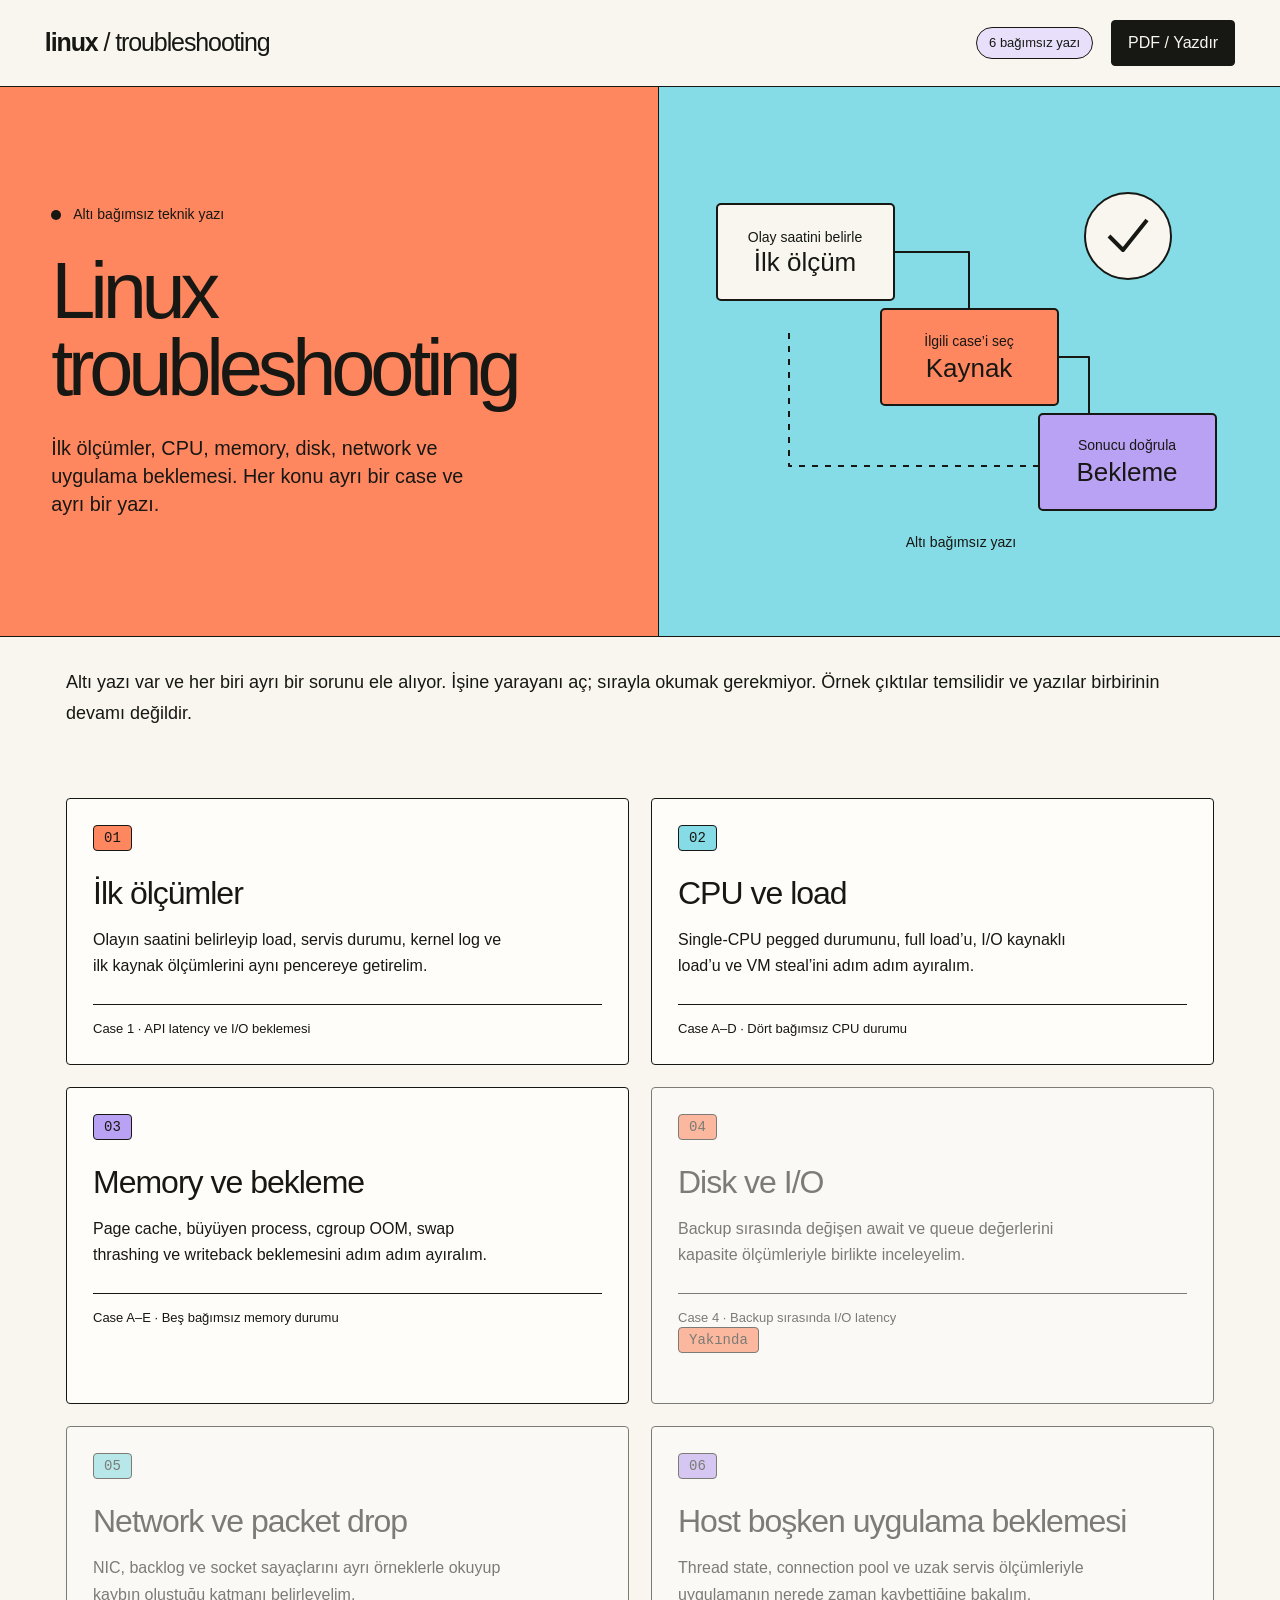
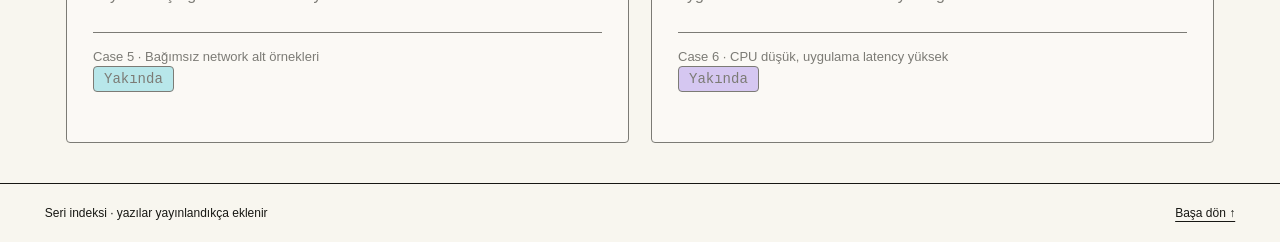
<file: index.html>
<!doctype html>
<html lang="tr">
<head>
<meta charset="utf-8">
<meta name="viewport" content="width=device-width,initial-scale=1">
<meta name="color-scheme" content="light">
<title>Linux Troubleshooting Serisi</title>
<meta name="description" content="Linux troubleshooting: ölçüm, örnek çıktı ve yorum. Altı bağımsız yazı.">
<meta property="og:type" content="website">
<meta property="og:locale" content="tr_TR">
<meta property="og:title" content="Linux Troubleshooting Serisi">
<meta property="og:description" content="Linux troubleshooting: ölçüm, örnek çıktı ve yorum. Altı bağımsız yazı.">
<meta property="og:url" content="https://guneskursad.github.io/linux-troubleshooting/">
<!-- Author: Kursad Gunes | Date: 2026-10-28 | Version: 2.0.0 -->
<style>
:root{--paper:#f8f6ef;--ink:#171713;--coral:#ff875f;--cyan:#85dce6;--purple:#b9a2f4;--soft:#e8e0fa;--surface:#fffdfa;--line:1.5px solid var(--ink);--sans:Arial,Helvetica,sans-serif;--mono:ui-monospace,SFMono-Regular,Menlo,monospace}
*{box-sizing:border-box}html{scroll-behavior:smooth;scroll-padding-top:24px}body{margin:0;background:var(--paper);color:var(--ink);font:16px/1.5 var(--sans)}h1,h2,h3,p{margin:0}h1,h2,h3{font-weight:400}a{color:inherit;text-underline-offset:4px}button{font:inherit;cursor:pointer;border:var(--line);border-radius:4px;background:var(--ink);color:var(--paper);padding:10px 16px}button:hover{background:var(--coral);color:var(--ink)}:focus-visible{outline:3px solid var(--ink);outline-offset:4px}.skip{position:absolute;left:-9999px}.skip:focus{left:16px;top:16px;padding:10px;background:var(--paper);z-index:5}header{padding:20px 3.5vw;display:flex;align-items:center;justify-content:space-between;gap:20px;border-bottom:var(--line)}.brand{font-size:25px;letter-spacing:-1.1px;font-weight:700}.brand span{font-weight:400}.header-actions{display:flex;align-items:center;gap:12px}.draft{font-size:13px;border:var(--line);border-radius:999px;padding:5px 12px;background:var(--soft)}.hero{display:grid;grid-template-columns:1.06fr 1fr;border-bottom:var(--line);min-height:550px}.hero-copy{background:var(--coral);border-right:var(--line);padding:clamp(28px,4vw,64px);display:flex;flex-direction:column;justify-content:center;align-items:flex-start}.kicker{font-size:14px;display:flex;align-items:center;gap:12px}.kicker:before{content:'';width:10px;height:10px;border-radius:50%;background:var(--ink);flex:none}h1{font-size:clamp(51px,6.2vw,98px);line-height:.97;letter-spacing:-.065em;margin:28px 0}.hero-copy .subtitle{font-size:clamp(17px,1.55vw,22px);line-height:1.4;max-width:39ch}.hero-actions{margin-top:28px;display:flex;gap:20px;align-items:center;flex-wrap:wrap}.primary{background:var(--ink);color:var(--paper);padding:14px 22px;text-decoration:none;border:var(--line);border-radius:4px;font-size:15px}.primary:hover{background:var(--paper);color:var(--ink)}.hero-art{background:var(--cyan);padding:28px;display:flex;align-items:center;justify-content:center;min-width:0}.hero-art svg{width:100%;max-width:560px;height:auto}.strip{border-bottom:var(--line);padding:16px 3.5vw;display:flex;flex-wrap:wrap;gap:12px 28px;font-size:13px}.layout{display:grid;grid-template-columns:240px minmax(0,1fr);gap:64px;max-width:1220px;margin:auto;padding:56px 36px 80px}.contents{align-self:start;position:sticky;top:28px;font-size:14px}.contents strong{font-weight:400;font-size:18px;display:block;margin-bottom:20px}.contents ol{padding-left:20px;margin:0}.contents li{padding:0 0 14px 5px}.contents a{text-decoration:none}.contents a:hover{text-decoration:underline}.contents .reading-note{margin-top:25px;padding-top:20px;border-top:var(--line);font-size:12px;line-height:1.6}.article{min-width:0;max-width:780px;font-size:19px;line-height:1.75}.article>p,.article section>p{margin:0 0 22px}.article .lead{font-size:25px;line-height:1.5;letter-spacing:-.5px;margin-bottom:28px}.article section{padding-top:26px;margin-top:28px;border-top:var(--line)}.article h2{font-size:clamp(30px,3.4vw,45px);line-height:1.12;letter-spacing:-1.7px;margin-bottom:25px;max-width:25ch}.article h3{font-size:24px;line-height:1.3;letter-spacing:-.5px;margin:30px 0 14px}.article ul,.article ol{padding-left:24px;margin:20px 0 26px}.article li+li{margin-top:9px}.article strong{font-weight:700}.article code{font:0.83em/1.5 var(--mono);overflow-wrap:anywhere}.article p code,.article li code{background:var(--soft);padding:2px 5px;border-radius:3px}.code-block{border:var(--line);border-radius:4px;background:var(--surface);margin:24px 0;overflow:hidden}.code-label{display:flex;align-items:center;justify-content:space-between;gap:12px;padding:9px 16px;border-bottom:var(--line);background:var(--cyan);font-size:12px;line-height:1.4}.code-label button{font-size:12px;padding:4px 9px;flex:none}.code-block pre{margin:0;padding:20px;white-space:pre-wrap;overflow-wrap:anywhere;font:13px/1.8 var(--mono)}.code-block pre code{font:inherit}.output .code-label{background:var(--purple)}.callout{padding:22px 24px;border:var(--line);border-radius:4px;background:var(--soft);font-size:16px;line-height:1.65;margin:26px 0}.callout.pink{background:var(--coral)}.callout.purple{background:var(--soft)}.callout p+p{margin-top:10px}.pullquote{font-size:30px;line-height:1.3;letter-spacing:-1px;border-left:5px solid var(--ink);padding:8px 0 8px 24px;margin:32px 0}.citation{font-size:13px;line-height:1.6;margin-top:-8px!important}.scenario{border:var(--line);border-radius:4px;overflow:hidden;margin:28px 0}.scenario-label{background:var(--coral);padding:12px 20px;border-bottom:var(--line);font-size:14px}.scenario-body{padding:22px 24px}.scenario-body p{margin:0 0 18px}.scenario-body p:last-child{margin-bottom:0}.scenario-body ul{margin:16px 0}.formula{font:16px/1.7 var(--mono);padding:18px;border:var(--line);background:var(--surface);border-radius:4px;margin:22px 0;overflow-wrap:anywhere}.sources{font-size:15px;line-height:1.6}.sources li{margin-bottom:12px}.closing{font-size:25px;line-height:1.5;letter-spacing:-.5px}.editor-note{max-width:1220px;margin:0 auto 40px;padding:24px 36px;border-top:var(--line);font-size:13px;line-height:1.7}.editor-note strong{display:block;margin-bottom:8px;font-weight:400;font-size:18px}footer{border-top:var(--line);padding:20px 3.5vw;font-size:12px;display:flex;justify-content:space-between;gap:24px}.copy-status{position:fixed;bottom:24px;left:50%;transform:translateX(-50%);padding:10px 18px;background:var(--soft);border:var(--line);border-radius:4px;font-size:13px;z-index:10}.copy-status:empty{display:none}::selection{background:var(--cyan);color:var(--ink)}
@media(max-width:1000px){.layout{grid-template-columns:190px minmax(0,1fr);gap:36px;padding:40px 28px}.hero{min-height:0}.hero-art{padding:20px}.article{font-size:18px}.hero-copy{padding:36px}.contents{font-size:13px}}
@media(max-width:700px){header{padding:16px 20px;flex-wrap:wrap}.brand{font-size:22px}.header-actions{gap:8px}.header-actions button{font-size:12px;padding:8px 12px}.draft{font-size:12px}.hero{grid-template-columns:1fr}.hero-copy{border-right:0;border-bottom:var(--line);padding:30px 24px}h1{font-size:clamp(51px,9vw,70px);margin:26px 0}.hero-art{padding:24px;min-height:300px}.hero-art svg{max-width:420px}.strip{padding:15px 24px;font-size:12px}.layout{display:block;padding:28px 24px 44px}.contents{position:static;border-bottom:var(--line);padding-bottom:18px;margin-bottom:35px}.contents ol{columns:2;column-gap:28px}.contents li{break-inside:avoid;font-size:12px}.contents strong{margin-bottom:18px}.contents .reading-note{display:none}.article{font-size:18px;line-height:1.75}.article .lead{font-size:23px}.article h2{font-size:34px;letter-spacing:-1.2px}.article h3{font-size:23px}.code-block pre{padding:16px;font-size:12px}.callout{padding:18px;font-size:15px}.scenario-body{padding:18px}.pullquote{font-size:26px;padding-left:18px}.formula{font-size:13px}.editor-note{padding:22px 24px}.closing{font-size:23px}footer{padding:20px 24px;flex-direction:column;gap:8px}}
@media(prefers-reduced-motion:reduce){html{scroll-behavior:auto}}
@media print{header,.contents,.strip,.hero-actions,.editor-note,footer,.code-label button,.copy-status{display:none!important}.hero{display:block;min-height:0;border-bottom:var(--line)}.hero-copy{background:white;border:0;padding:0 0 24px}.hero-art{display:none}h1{font-size:40pt;max-width:20ch}.hero-copy .subtitle{font-size:14pt}.layout{display:block;padding:30px 0}.article{max-width:none;font-size:12pt}.article h2{font-size:24pt}.article h3{font-size:17pt}.code-block,.scenario,.callout{break-inside:avoid}.code-block pre{font-size:9pt}.article a{text-decoration:none}.citation,.sources{font-size:10pt}body{background:white}section{break-inside:auto}.article h2,.article h3{break-after:avoid}}

/* Keep commands, illustrative output and editorial notes visually distinct. */
.command-example{margin:30px 0 38px}.command-example .code-block{margin:0;border-radius:4px 4px 0 0}.command-example .output{margin-top:-1px;border-radius:0 0 4px 4px;background:var(--paper)}.command-example .output .code-label{background:var(--soft)}.command-example .example-read{font-size:16px;line-height:1.7;margin:14px 0 0;padding-left:16px;border-left:3px solid var(--purple)}.example-read strong{font-weight:400}.editorial-note{background:var(--soft)}.editorial-note>strong{display:block;margin-bottom:9px;font-weight:400;font-size:19px}.editorial-note p{margin:0}.output pre{color:var(--ink)}
@media(max-width:700px){.command-example{margin:24px 0 30px}.command-example .example-read{font-size:15px}.output pre{font-size:11px;line-height:1.8}}

/* USE labels describe the metric being read, rather than the command name alone. */
.use-overview{border:var(--line);border-radius:4px;margin:28px 0;padding:24px;background:var(--surface)}.use-overview h3{margin:0 0 18px}.use-overview>p{font-size:16px;margin:16px 0}.use-overview dl{display:grid;grid-template-columns:repeat(3,minmax(0,1fr));gap:0;border:var(--line);border-radius:4px;overflow:hidden}.use-overview dl>div{padding:16px;border-right:var(--line);background:var(--cyan)}.use-overview dl>div:nth-child(2){background:var(--purple)}.use-overview dl>div:last-child{border:0;background:var(--coral)}.use-overview dt{font-size:16px;font-weight:700}.use-overview dd{margin:10px 0 0;font-size:14px;line-height:1.6}.use-mapping{display:flex;align-items:center;flex-wrap:wrap;gap:7px;font-size:13px;margin:0 0 12px;line-height:1.5}.use-mapping p{flex-basis:100%;font-size:13px;line-height:1.6;margin:2px 0 0;max-width:85ch}.use-chip{display:inline-grid;place-items:center;min-width:27px;min-height:27px;padding:3px 8px;border:1px solid var(--ink);border-radius:4px;font:700 12px var(--sans);background:var(--paper)}.use-chip.u{background:var(--cyan)}.use-chip.s{background:var(--purple)}.use-chip.e{background:var(--coral)}.use-chip.context{font-weight:400;background:var(--soft)}.use-resource{font-size:13px;margin-left:4px}.use-section-note{font-size:14px;line-height:1.7;background:var(--soft);border-left:3px solid var(--purple);padding:14px 18px;margin-bottom:24px!important}.use-section-note strong{font-weight:400}
@media(max-width:700px){.use-overview{padding:18px}.use-overview dl{grid-template-columns:1fr}.use-overview dl>div{border-right:0;border-bottom:var(--line)}.use-section-note{font-size:13px;padding:12px 14px}}

/* Stack each USE dimension and share its color with the corresponding output fields. */
.use-mapping{display:block;margin-bottom:18px;padding:18px 20px;border:var(--line);border-radius:4px;background:var(--surface)}.use-resource{font-size:17px;font-weight:400;margin:0 0 16px;line-height:1.4}.use-item{display:grid;grid-template-columns:30px minmax(0,1fr);align-items:start;column-gap:12px;margin:0 0 14px}.use-item:last-child{margin-bottom:0}.use-item>div{min-width:0}.use-item strong{display:block;font-size:14px;font-weight:400;line-height:1.5}.use-item p{font-size:14px;line-height:1.65;margin:4px 0 0}.use-chip{min-width:27px;min-height:27px}.use-context-row strong{display:block;font-size:13px;font-weight:400;margin-bottom:4px}.use-context-row p,.use-mapping .use-footnote{font-size:13px;line-height:1.65;margin:0}.use-mapping .use-footnote{margin-top:14px;padding-top:12px;border-top:1px solid var(--ink)}.output .code-label{align-items:flex-start;flex-direction:column;gap:10px}.output-color-key{display:flex;gap:6px;flex-wrap:wrap}.output-color-key .use-chip{font-size:11px;min-height:23px;font-weight:400}.metric{color:var(--ink);font:inherit;padding:0;border-radius:2px;background:transparent}.metric-u{background:var(--cyan)}.metric-s{background:var(--purple)}.metric-e{background:var(--coral)}.use-overview dl{grid-template-columns:1fr}.use-overview dl>div{border-right:0;border-bottom:var(--line)}.use-overview dl>div:last-child{border-bottom:0}
@media(max-width:700px){.use-mapping{padding:16px}.use-item{column-gap:10px}.use-item p{font-size:13px}.output-color-key .use-chip{font-size:10px}}
@media print{.metric{-webkit-print-color-adjust:exact;print-color-adjust:exact}.use-mapping{break-inside:avoid}}

/* Show independent cases explicitly, and keep the load explanation on separate lines. */
.case-heading{padding:16px 20px;margin:0 0 24px;border:var(--line);border-radius:4px;background:var(--soft)}.case-heading strong{display:block;font-size:16px;font-weight:400;line-height:1.5}.case-heading p{font-size:14px;line-height:1.65;margin:6px 0 0}.load-reading{display:block;margin-top:10px}.load-reading:first-of-type{margin-top:0}

.series-top{display:flex;gap:18px;align-items:center;flex-wrap:wrap}.series-top a{font-size:13px}.series-position{font-size:12px}.series-bottom{display:flex;justify-content:space-between;gap:18px;flex-wrap:wrap;padding:24px 3.5vw;border-top:var(--line);font-size:14px}.series-cards{display:grid;grid-template-columns:repeat(2,minmax(0,1fr));gap:22px;max-width:1220px;margin:auto;padding:40px 36px}.series-card{display:flex;flex-direction:column;border:var(--line);border-radius:4px;padding:26px;background:var(--surface);text-decoration:none;min-width:0}.series-card:hover{background:var(--soft)}.series-card.soon{opacity:.55}.series-card.soon:hover{background:var(--surface)}.series-card .number{font:14px var(--mono);margin-bottom:24px}.series-card h2{font-size:32px;line-height:1.15;letter-spacing:-1px;margin:0 0 15px}.series-card p{font-size:16px;line-height:1.65;max-width:48ch}.series-card .case-name{margin-top:24px;padding-top:14px;border-top:1px solid var(--ink);font-size:13px}.post-intro{font-size:23px;line-height:1.55;margin-bottom:28px}.series-overview{max-width:1220px;margin:auto;padding:30px 36px;font-size:18px;line-height:1.7}.series-card:nth-child(3n+1) .number{color:var(--ink);background:var(--coral);align-self:start;padding:4px 10px;border:var(--line);border-radius:4px}.series-card:nth-child(3n+2) .number{background:var(--cyan);align-self:start;padding:4px 10px;border:var(--line);border-radius:4px}.series-card:nth-child(3n) .number{background:var(--purple);align-self:start;padding:4px 10px;border:var(--line);border-radius:4px}
@media(max-width:700px){.series-cards{grid-template-columns:1fr;padding:24px}.series-card h2{font-size:29px}.series-top{gap:10px}.series-overview{padding:24px}.series-bottom{padding:24px}.post-intro{font-size:21px}}
@media print{.series-top,.series-bottom{display:none!important}}
</style>
</head>
<body><header><div class="brand">linux<span> / troubleshooting</span></div><div class="series-top"><span class="draft">6 bağımsız yazı</span><button id="print" type="button">PDF / Yazdır</button></div></header><div class="hero"><div class="hero-copy"><p class="kicker">Altı bağımsız teknik yazı</p><h1>Linux<br>troubleshooting</h1><p class="subtitle">İlk ölçümler, CPU, memory, disk, network ve uygulama beklemesi. Her konu ayrı bir case ve ayrı bir yazı.</p></div><div class="hero-art"><svg viewBox="0 0 560 440" role="img" aria-labelledby="cover-title cover-desc"><title id="cover-title">Altı bağımsız yazı</title><desc id="cover-desc">Akış: İlk ölçüm, Kaynak, Bekleme.</desc><g stroke="#171713" stroke-width="2" stroke-linejoin="round"><path d="M165 110H280V215H400V320" fill="none"/><rect x="28" y="62" width="177" height="96" rx="4" fill="#f8f6ef"/><rect x="192" y="167" width="177" height="96" rx="4" fill="#ff875f"/><rect x="350" y="272" width="177" height="96" rx="4" fill="#b9a2f4"/><path d="M350 324H100V190" fill="none" stroke-dasharray="6 7"/><circle cx="439" cy="94" r="43" fill="#f8f6ef"/><path d="M420 94L434 108L458 78" fill="none" stroke-width="4"/></g><g fill="#171713" font-family="Arial,Helvetica,sans-serif" text-anchor="middle"><text x="116" y="100" font-size="14">Olay saatini belirle</text><text x="116" y="129" font-size="26">İlk ölçüm</text><text x="280" y="204" font-size="14">İlgili case’i seç</text><text x="280" y="235" font-size="26">Kaynak</text><text x="438" y="308" font-size="14">Sonucu doğrula</text><text x="438" y="339" font-size="26">Bekleme</text><text x="272" y="405" font-size="14">Altı bağımsız yazı</text></g></svg></div></div><main><div class="series-overview"><p>Altı yazı var ve her biri ayrı bir sorunu ele alıyor. İşine yarayanı aç; sırayla okumak gerekmiyor. Örnek çıktılar temsilidir ve yazılar birbirinin devamı değildir.</p></div><div class="series-cards"><a class="series-card" href="01-ilk-olcumler.html"><span class="number">01</span><h2>İlk ölçümler</h2><p>Olayın saatini belirleyip load, servis durumu, kernel log ve ilk kaynak ölçümlerini aynı pencereye getirelim.</p><span class="case-name">Case 1 · API latency ve I/O beklemesi</span></a><a class="series-card" href="02-cpu-ve-load.html"><span class="number">02</span><h2>CPU ve load</h2><p>Single-CPU pegged durumunu, full load’u, I/O kaynaklı load’u ve VM steal’ini adım adım ayıralım.</p><span class="case-name">Case A–D · Dört bağımsız CPU durumu</span></a><a class="series-card" href="03-memory-ve-bekleme.html"><span class="number">03</span><h2>Memory ve bekleme</h2><p>Page cache, büyüyen process, cgroup OOM, swap thrashing ve writeback beklemesini adım adım ayıralım.</p><span class="case-name">Case A–E · Beş bağımsız memory durumu</span></a><div class="series-card soon" aria-disabled="true"><span class="number">04</span><h2>Disk ve I/O</h2><p>Backup sırasında değişen await ve queue değerlerini kapasite ölçümleriyle birlikte inceleyelim.</p><span class="case-name">Case 4 · Backup sırasında I/O latency</span><span class="number">Yakında</span></div><div class="series-card soon" aria-disabled="true"><span class="number">05</span><h2>Network ve packet drop</h2><p>NIC, backlog ve socket sayaçlarını ayrı örneklerle okuyup kaybın oluştuğu katmanı belirleyelim.</p><span class="case-name">Case 5 · Bağımsız network alt örnekleri</span><span class="number">Yakında</span></div><div class="series-card soon" aria-disabled="true"><span class="number">06</span><h2>Host boşken uygulama beklemesi</h2><p>Thread state, connection pool ve uzak servis ölçümleriyle uygulamanın nerede zaman kaybettiğine bakalım.</p><span class="case-name">Case 6 · CPU düşük, uygulama latency yüksek</span><span class="number">Yakında</span></div></div></main><footer><span>Seri indeksi · yazılar yayınlandıkça eklenir</span><a href="#">Başa dön ↑</a></footer><div class="copy-status" role="status" id="status"></div><script>
// Author: Kursad Gunes
// Date: 2026-10-28
// Version: 2.0.0
let statusTimer;
function notify(text) {
  clearTimeout(statusTimer);
  document.getElementById('status').textContent = text;
  statusTimer = setTimeout(() => { document.getElementById('status').textContent = ''; }, 3000);
}
document.getElementById('print').addEventListener('click', () => window.print());
document.getElementById('select-article')?.addEventListener('click', () => {
  const range = document.createRange();
  range.selectNodeContents(document.getElementById('yazi'));
  const selection = window.getSelection();
  selection.removeAllRanges();
  selection.addRange(range);
  notify('Makale seçildi. Kopyalamak için Command+C kullan.');
});
document.querySelectorAll('[data-copy]').forEach(button => button.addEventListener('click', async () => {
  const code = button.closest('.code-block').querySelector('pre').textContent;
  try { await navigator.clipboard.writeText(code); notify('Komut kopyalandı.'); }
  catch { notify('Clipboard erişimi yok. Komutu seçip kopyala.'); }
}));
</script></body></html>
</file>
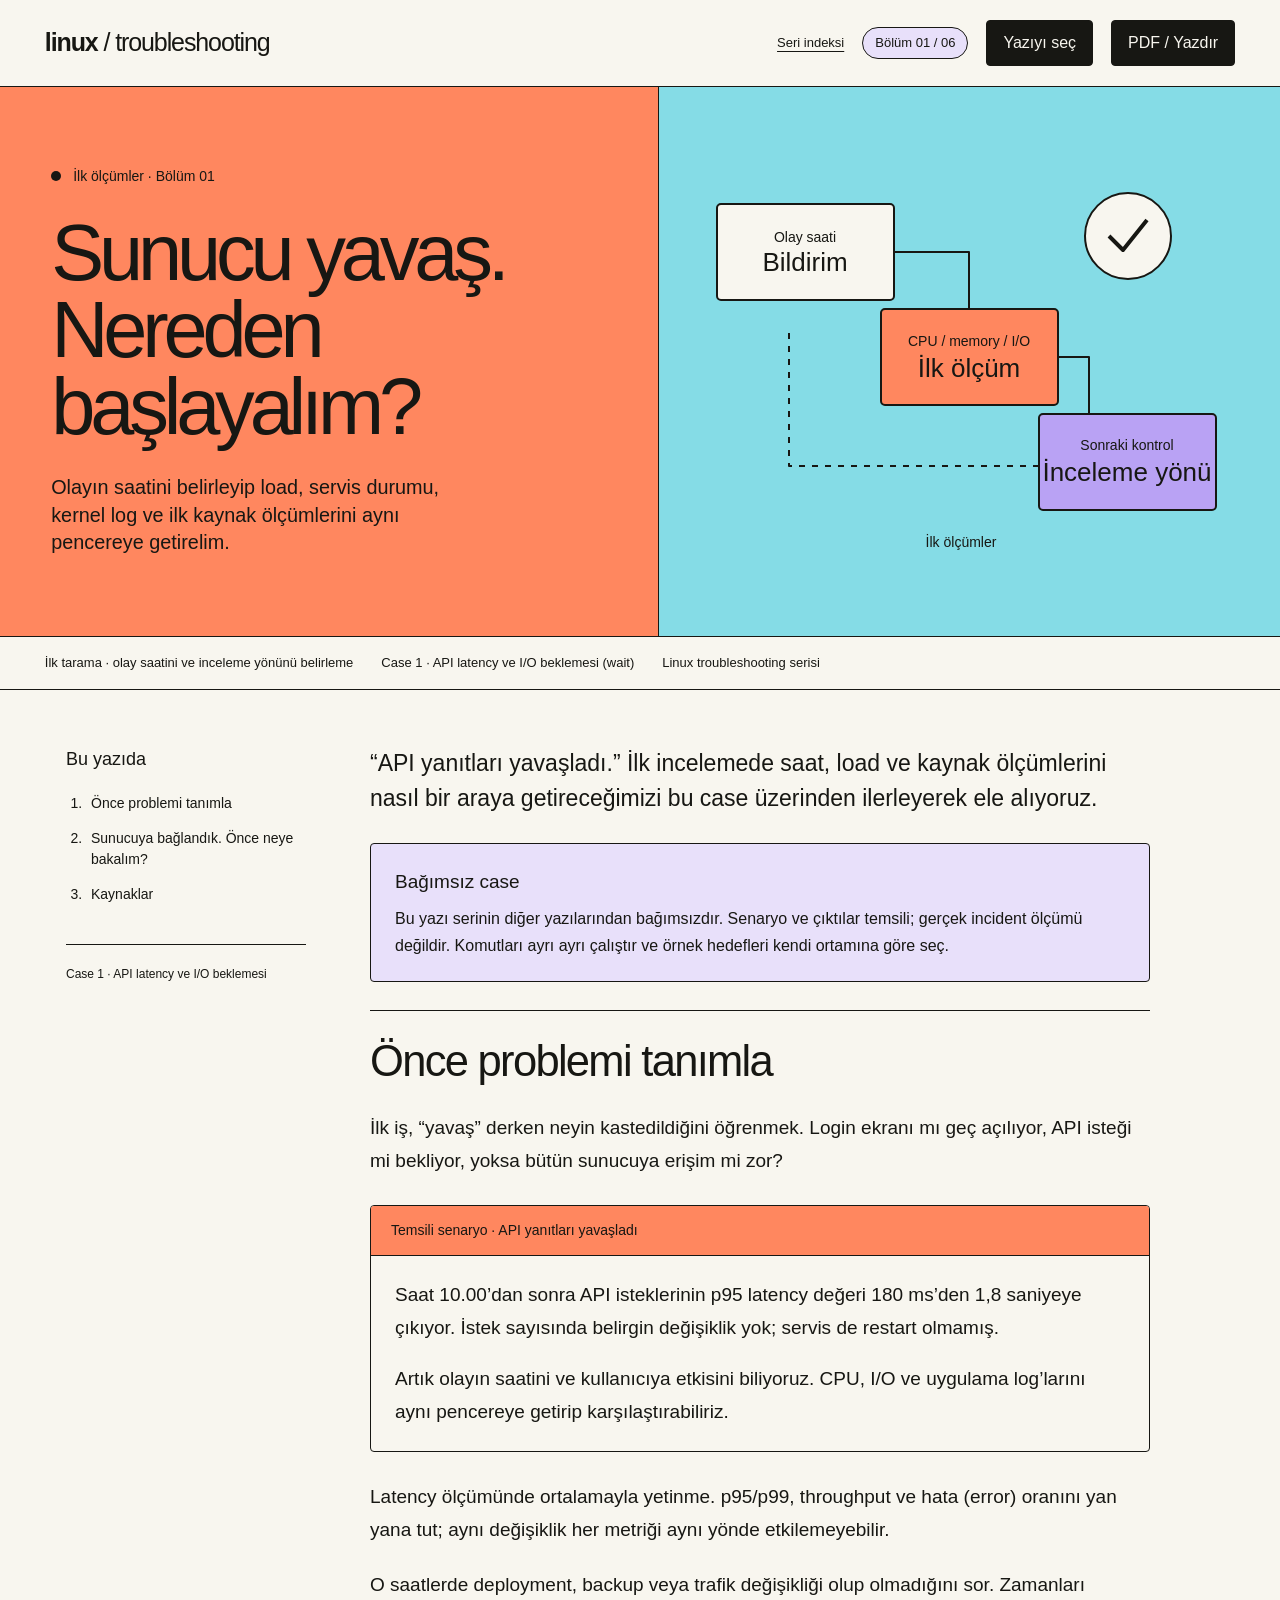
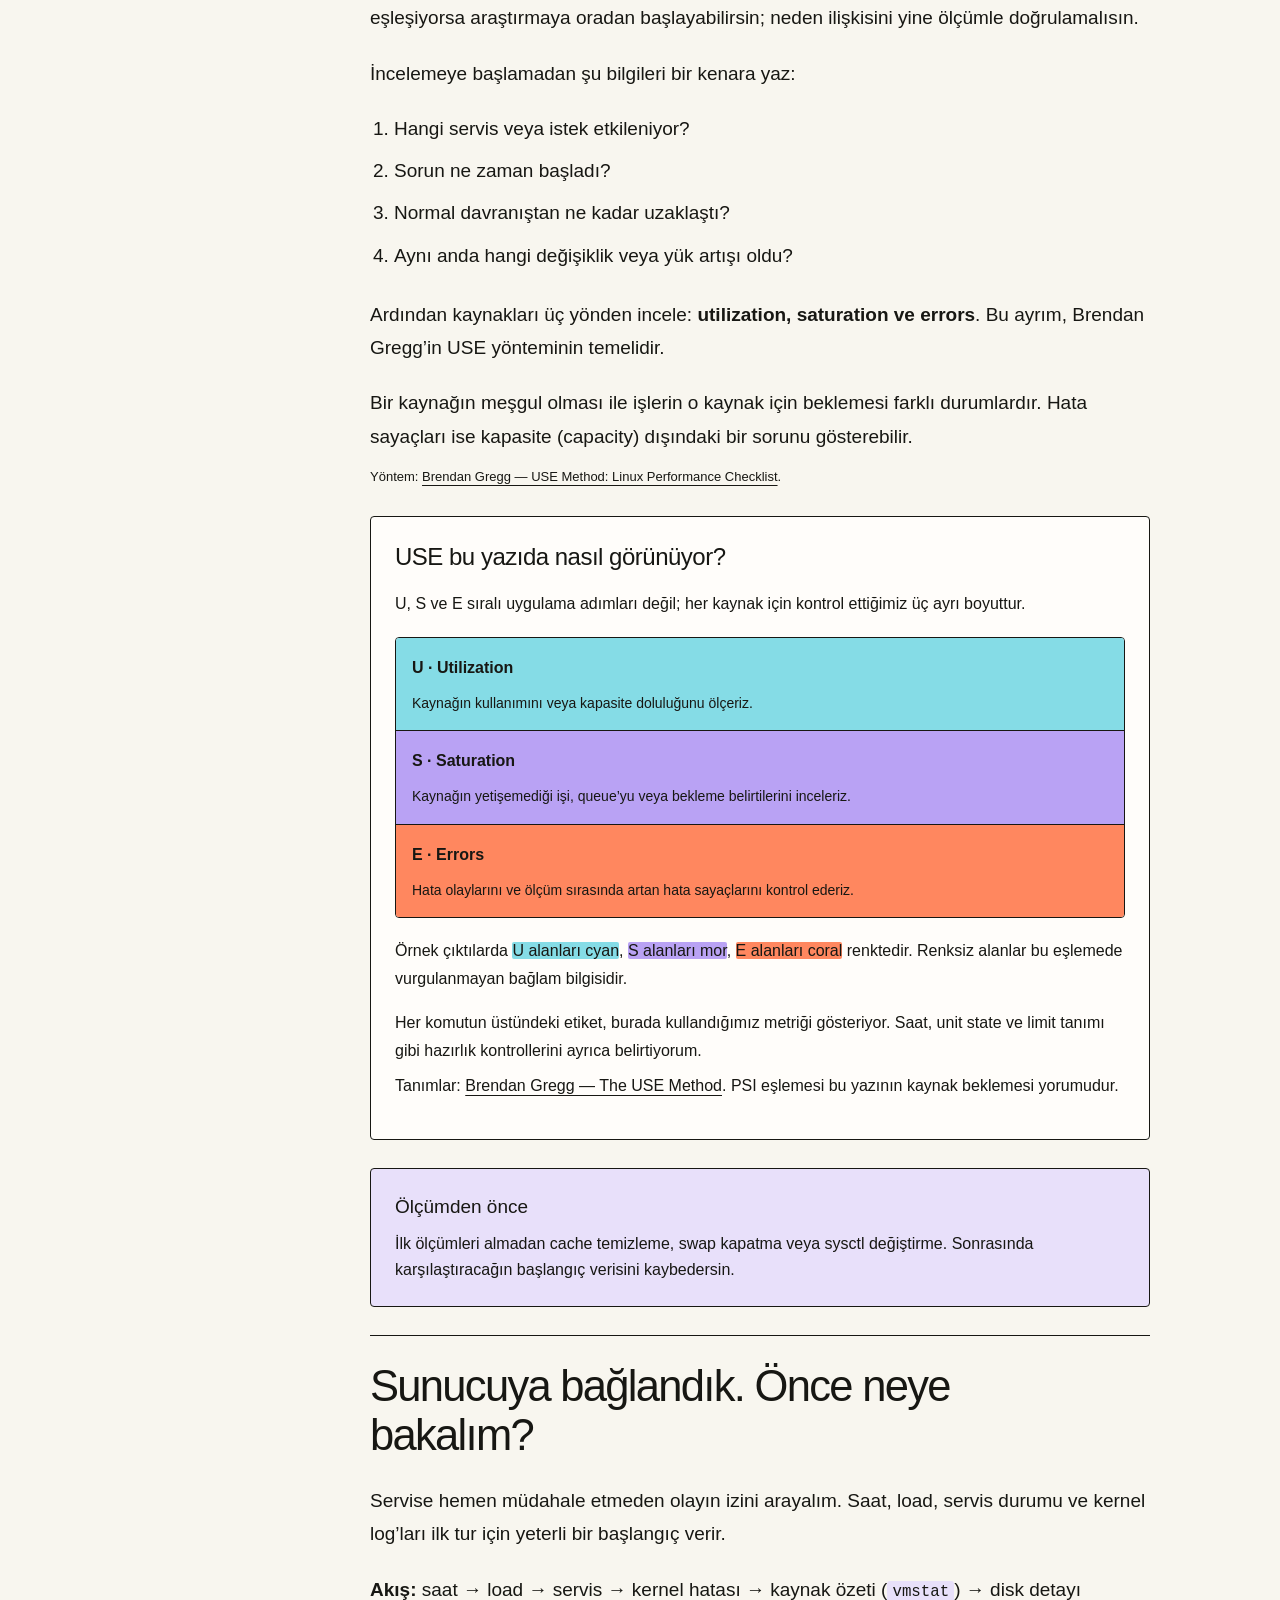
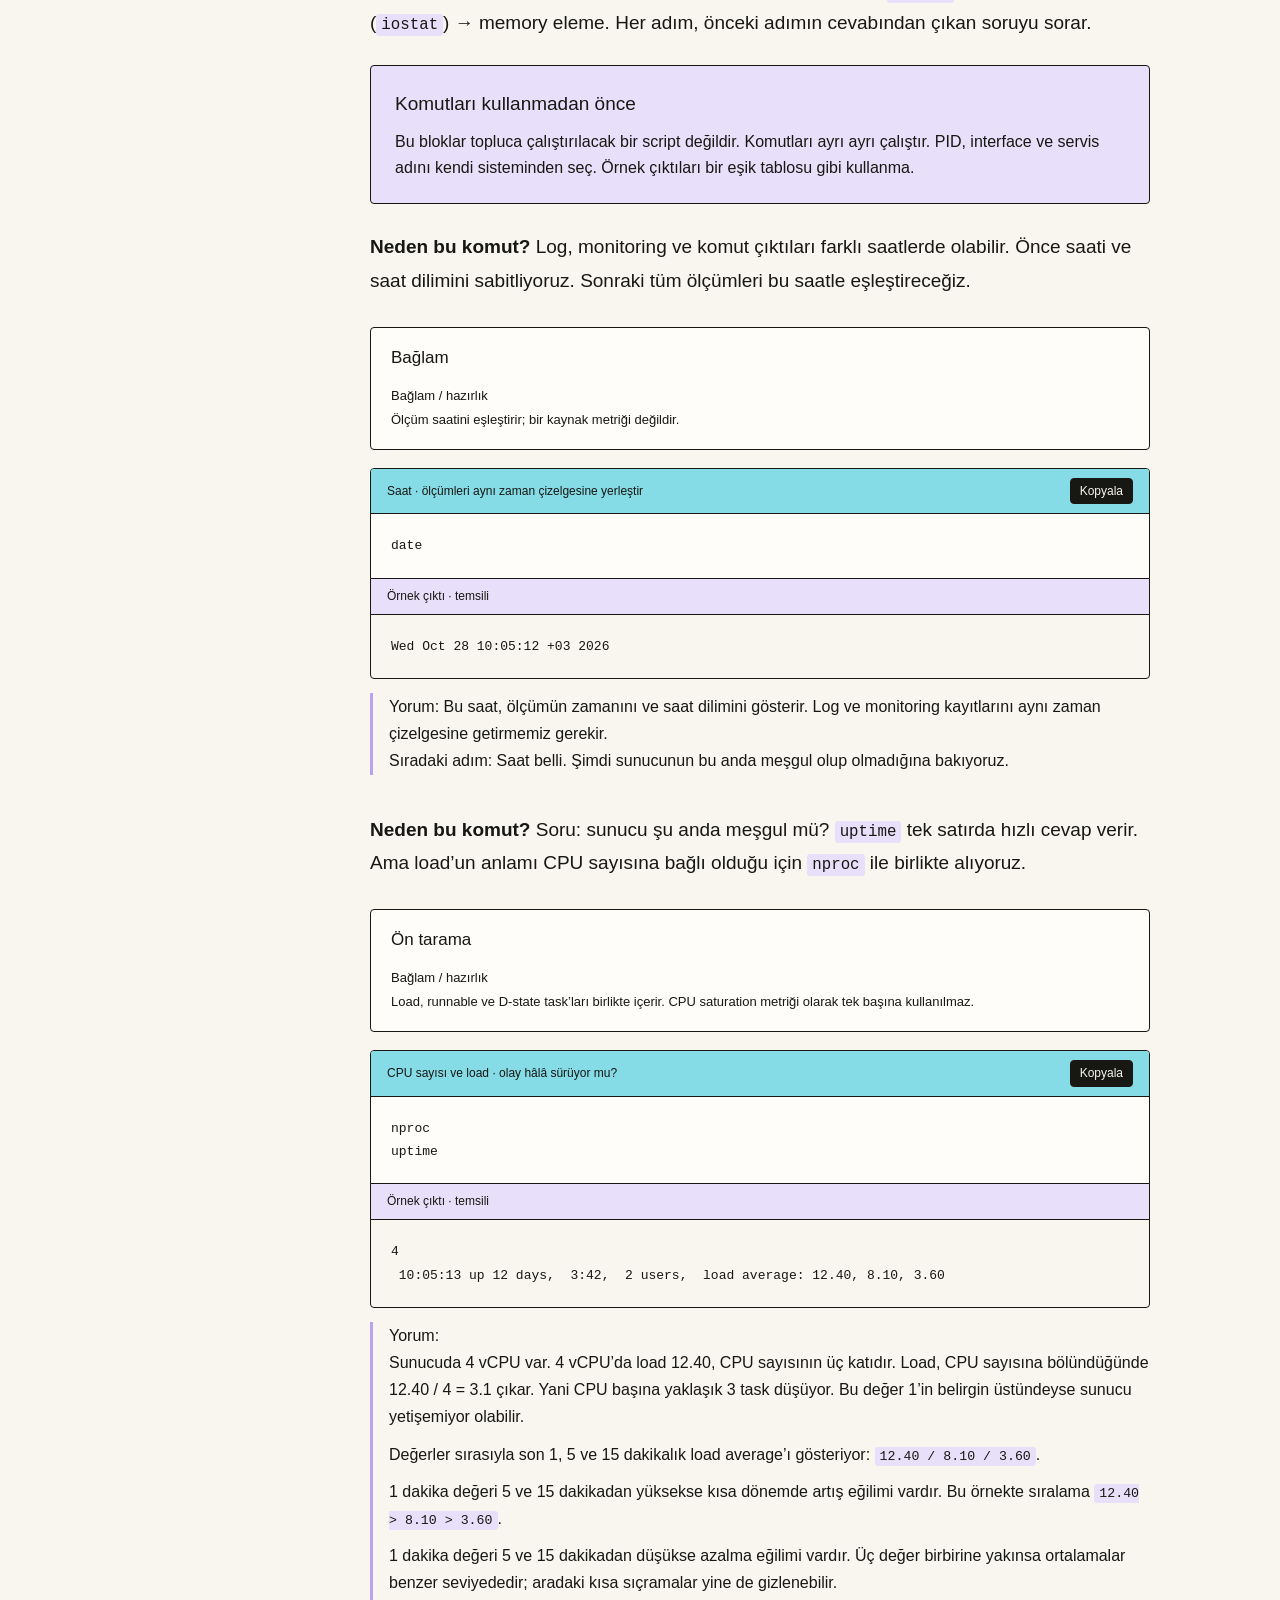
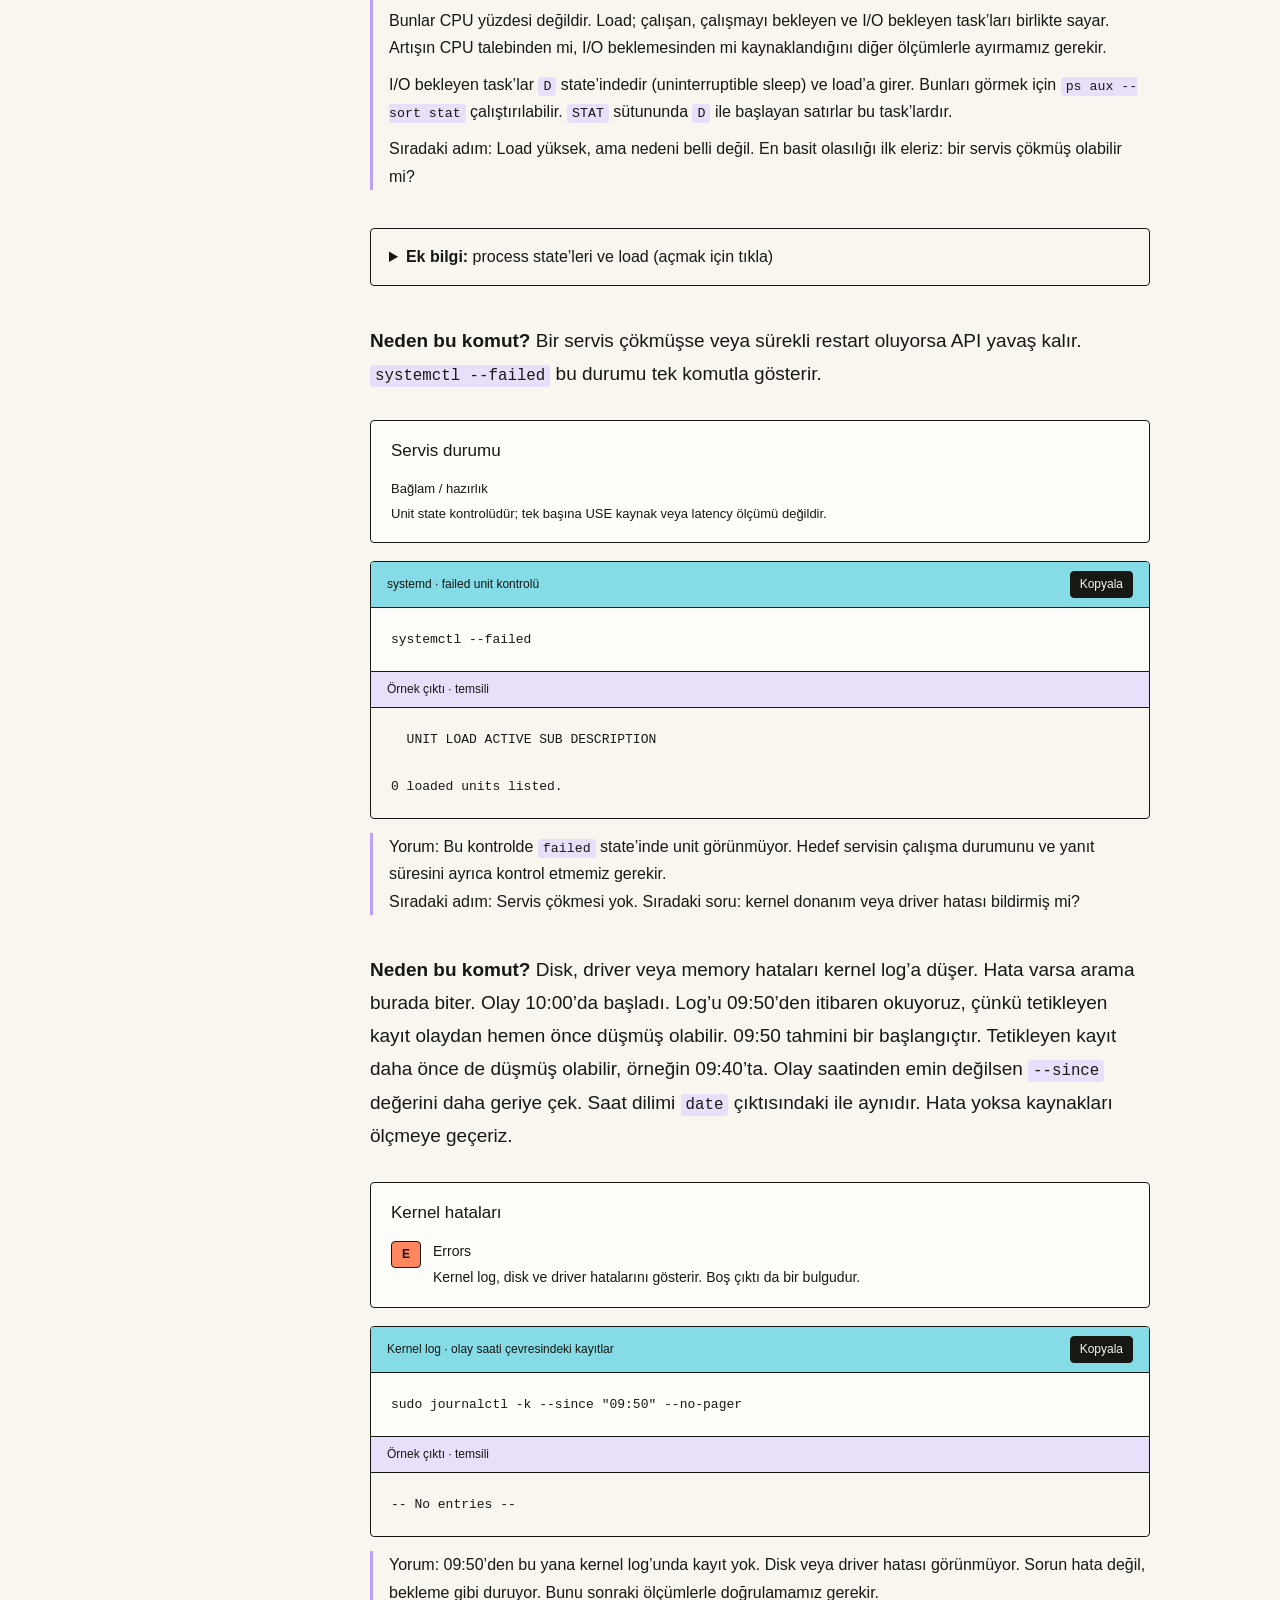
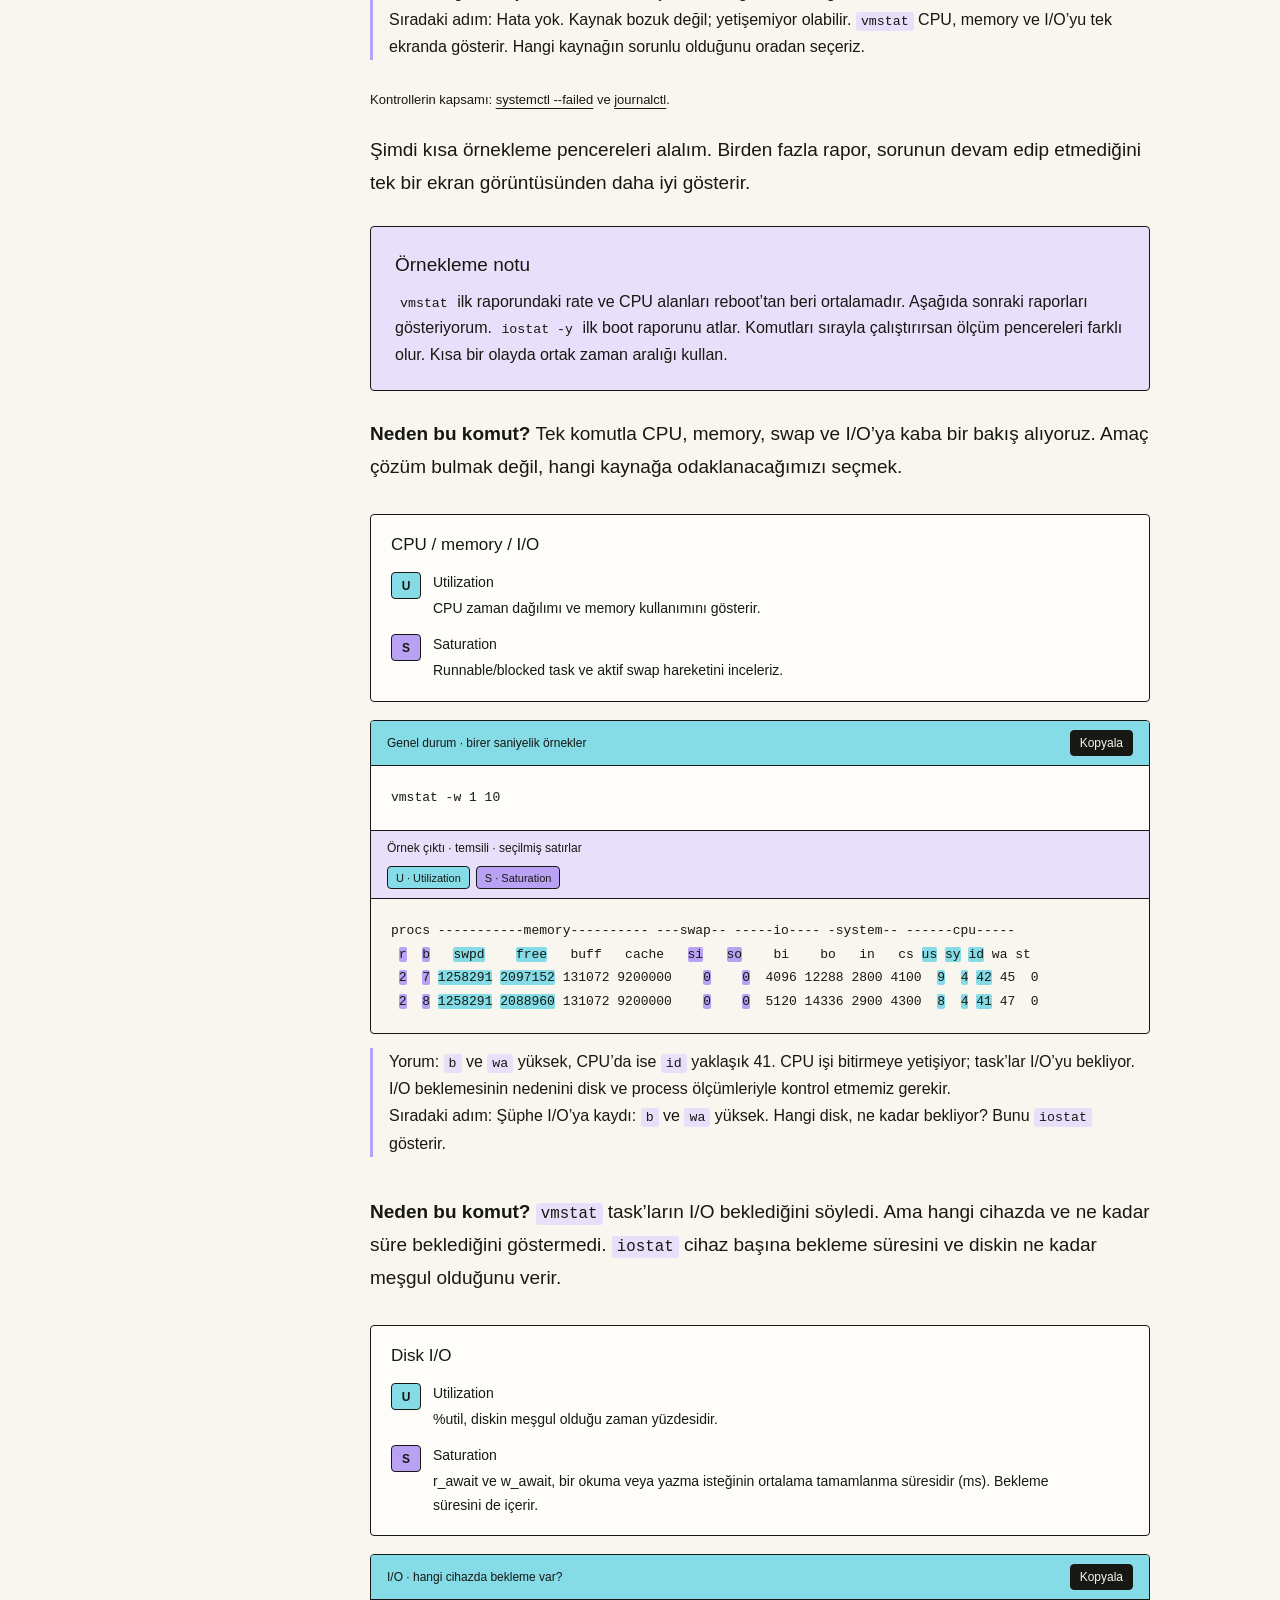
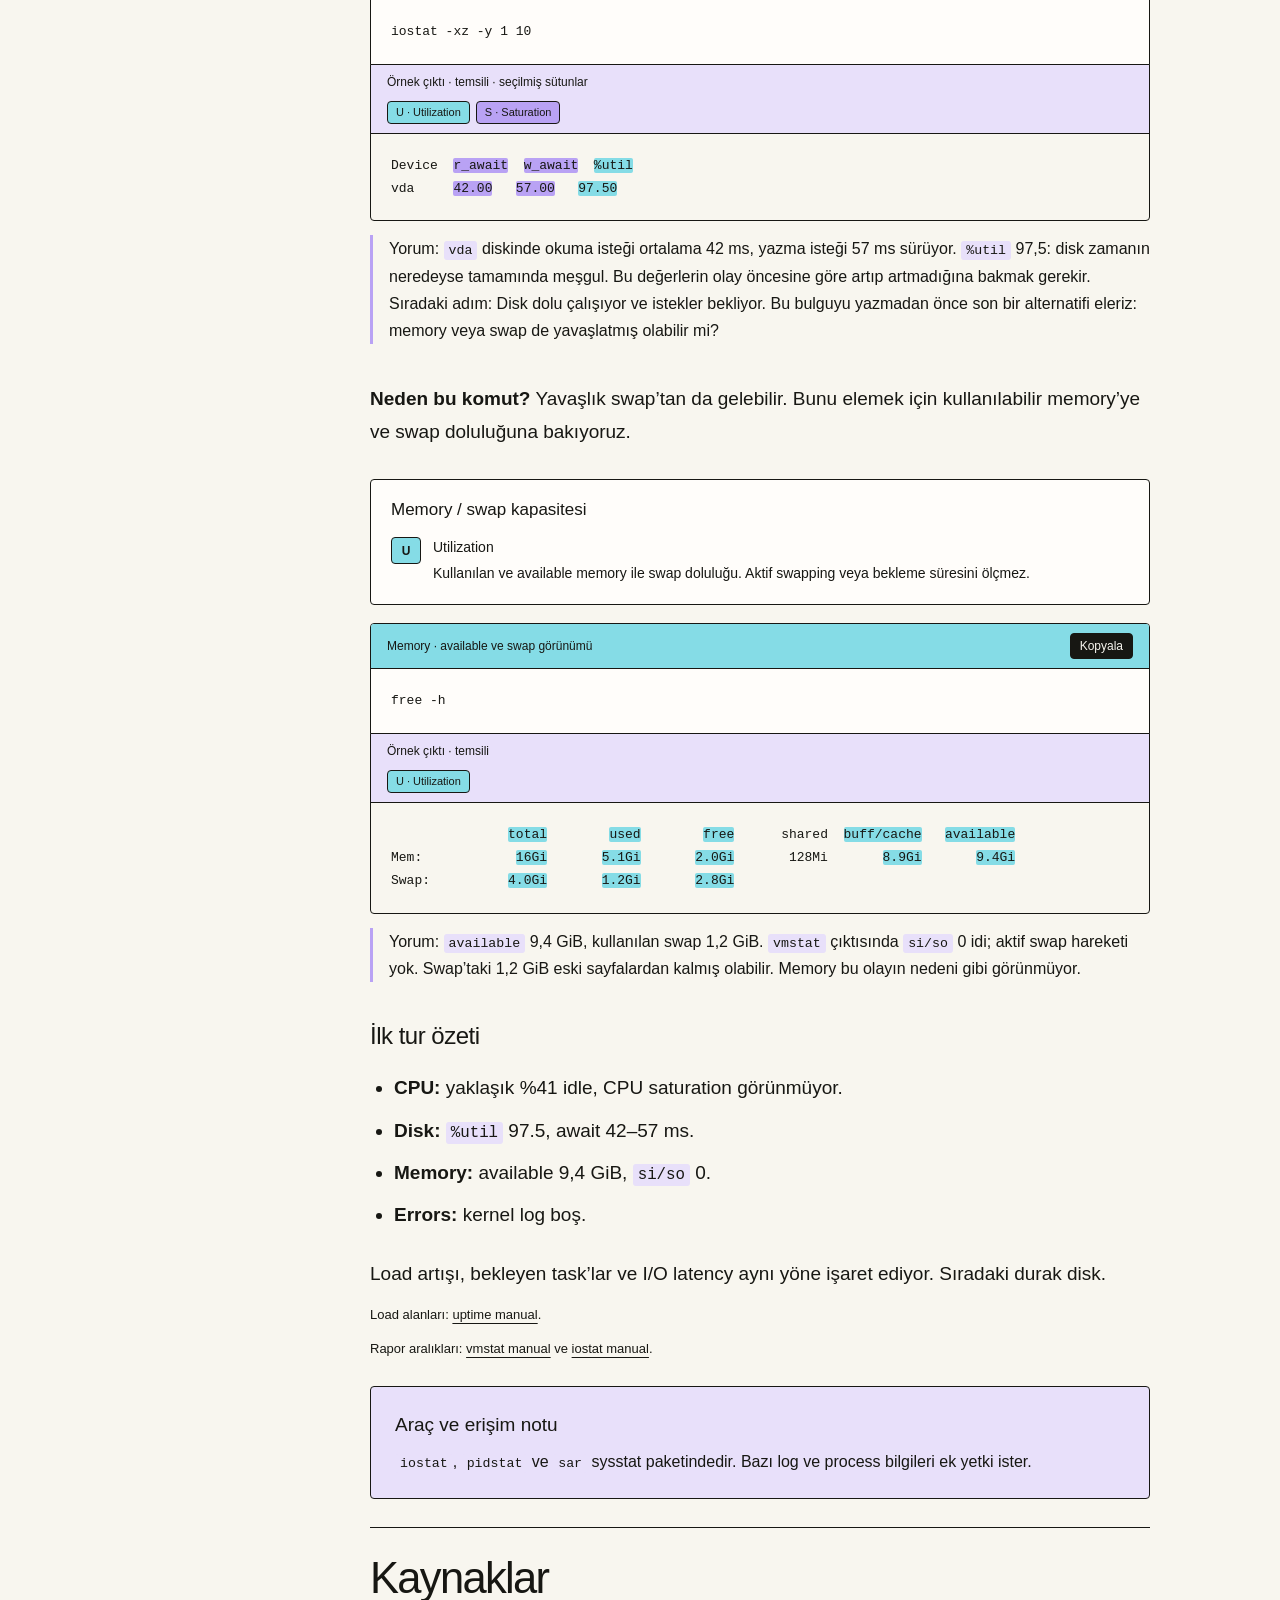
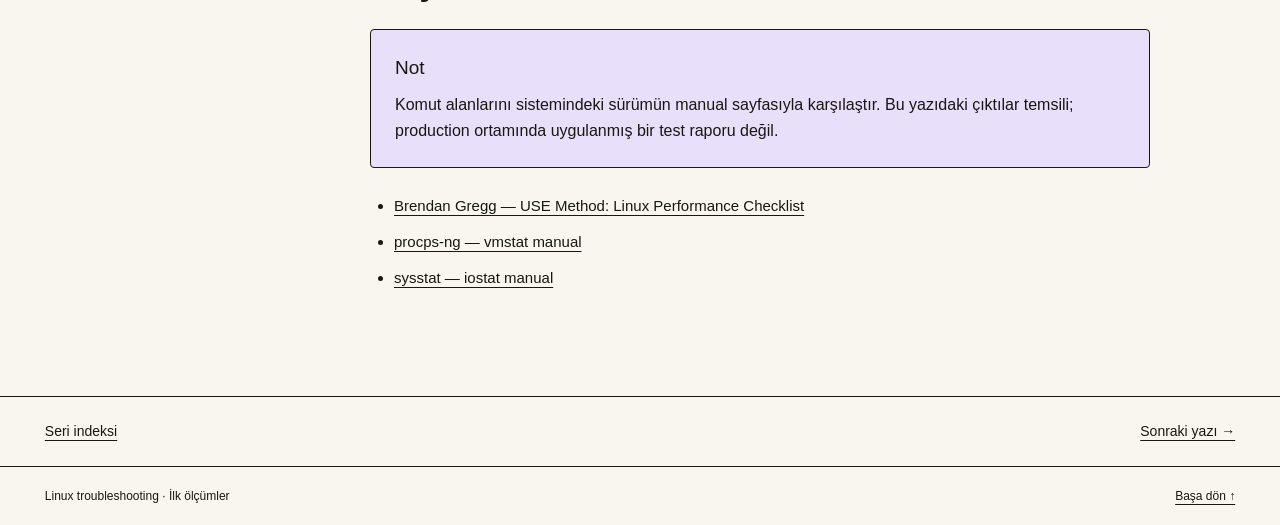
<file: 01-ilk-olcumler.html>
<!doctype html>
<html lang="tr">
<head>
<meta charset="utf-8">
<meta name="viewport" content="width=device-width,initial-scale=1">
<meta name="color-scheme" content="light">
<title>İlk ölçümler — Linux Troubleshooting</title>
<meta name="description" content="Sunucu yavaş. Olayın saatini belirleyip load, servis durumu, kernel log ve ilk kaynak ölçümlerini aynı pencereye getiriyoruz.">
<meta property="og:type" content="article">
<meta property="og:locale" content="tr_TR">
<meta property="og:title" content="İlk ölçümler — Linux Troubleshooting">
<meta property="og:description" content="Sunucu yavaş. Olayın saatini belirleyip load, servis durumu, kernel log ve ilk kaynak ölçümlerini aynı pencereye getiriyoruz.">
<meta property="og:url" content="https://guneskursad.github.io/linux-troubleshooting/01-ilk-olcumler.html">
<!-- Author: Kursad Gunes | Date: 2026-10-28 | Version: 2.0.0 -->
<style>
:root{--paper:#f8f6ef;--ink:#171713;--coral:#ff875f;--cyan:#85dce6;--purple:#b9a2f4;--soft:#e8e0fa;--surface:#fffdfa;--line:1.5px solid var(--ink);--sans:Arial,Helvetica,sans-serif;--mono:ui-monospace,SFMono-Regular,Menlo,monospace}
*{box-sizing:border-box}html{scroll-behavior:smooth;scroll-padding-top:24px}body{margin:0;background:var(--paper);color:var(--ink);font:16px/1.5 var(--sans)}h1,h2,h3,p{margin:0}h1,h2,h3{font-weight:400}a{color:inherit;text-underline-offset:4px}button{font:inherit;cursor:pointer;border:var(--line);border-radius:4px;background:var(--ink);color:var(--paper);padding:10px 16px}button:hover{background:var(--coral);color:var(--ink)}:focus-visible{outline:3px solid var(--ink);outline-offset:4px}.skip{position:absolute;left:-9999px}.skip:focus{left:16px;top:16px;padding:10px;background:var(--paper);z-index:5}header{padding:20px 3.5vw;display:flex;align-items:center;justify-content:space-between;gap:20px;border-bottom:var(--line)}.brand{font-size:25px;letter-spacing:-1.1px;font-weight:700}.brand span{font-weight:400}.header-actions{display:flex;align-items:center;gap:12px}.draft{font-size:13px;border:var(--line);border-radius:999px;padding:5px 12px;background:var(--soft)}.hero{display:grid;grid-template-columns:1.06fr 1fr;border-bottom:var(--line);min-height:550px}.hero-copy{background:var(--coral);border-right:var(--line);padding:clamp(28px,4vw,64px);display:flex;flex-direction:column;justify-content:center;align-items:flex-start}.kicker{font-size:14px;display:flex;align-items:center;gap:12px}.kicker:before{content:'';width:10px;height:10px;border-radius:50%;background:var(--ink);flex:none}h1{font-size:clamp(51px,6.2vw,98px);line-height:.97;letter-spacing:-.065em;margin:28px 0}.hero-copy .subtitle{font-size:clamp(17px,1.55vw,22px);line-height:1.4;max-width:39ch}.hero-actions{margin-top:28px;display:flex;gap:20px;align-items:center;flex-wrap:wrap}.primary{background:var(--ink);color:var(--paper);padding:14px 22px;text-decoration:none;border:var(--line);border-radius:4px;font-size:15px}.primary:hover{background:var(--paper);color:var(--ink)}.hero-art{background:var(--cyan);padding:28px;display:flex;align-items:center;justify-content:center;min-width:0}.hero-art svg{width:100%;max-width:560px;height:auto}.strip{border-bottom:var(--line);padding:16px 3.5vw;display:flex;flex-wrap:wrap;gap:12px 28px;font-size:13px}.layout{display:grid;grid-template-columns:240px minmax(0,1fr);gap:64px;max-width:1220px;margin:auto;padding:56px 36px 80px}.contents{align-self:start;position:sticky;top:28px;font-size:14px}.contents strong{font-weight:400;font-size:18px;display:block;margin-bottom:20px}.contents ol{padding-left:20px;margin:0}.contents li{padding:0 0 14px 5px}.contents a{text-decoration:none}.contents a:hover{text-decoration:underline}.contents .reading-note{margin-top:25px;padding-top:20px;border-top:var(--line);font-size:12px;line-height:1.6}.article{min-width:0;max-width:780px;font-size:19px;line-height:1.75}.article>p,.article section>p{margin:0 0 22px}.article .lead{font-size:25px;line-height:1.5;letter-spacing:-.5px;margin-bottom:28px}.article section{padding-top:26px;margin-top:28px;border-top:var(--line)}.article h2{font-size:clamp(30px,3.4vw,45px);line-height:1.12;letter-spacing:-1.7px;margin-bottom:25px;max-width:25ch}.article h3{font-size:24px;line-height:1.3;letter-spacing:-.5px;margin:30px 0 14px}.article ul,.article ol{padding-left:24px;margin:20px 0 26px}.article li+li{margin-top:9px}.article strong{font-weight:700}.article code{font:0.83em/1.5 var(--mono);overflow-wrap:anywhere}.article p code,.article li code{background:var(--soft);padding:2px 5px;border-radius:3px}.code-block{border:var(--line);border-radius:4px;background:var(--surface);margin:24px 0;overflow:hidden}.code-label{display:flex;align-items:center;justify-content:space-between;gap:12px;padding:9px 16px;border-bottom:var(--line);background:var(--cyan);font-size:12px;line-height:1.4}.code-label button{font-size:12px;padding:4px 9px;flex:none}.code-block pre{margin:0;padding:20px;white-space:pre-wrap;overflow-wrap:anywhere;font:13px/1.8 var(--mono)}.code-block pre code{font:inherit}.output .code-label{background:var(--purple)}.callout{padding:22px 24px;border:var(--line);border-radius:4px;background:var(--soft);font-size:16px;line-height:1.65;margin:26px 0}.callout.pink{background:var(--coral)}.callout.purple{background:var(--soft)}.callout p+p{margin-top:10px}.pullquote{font-size:30px;line-height:1.3;letter-spacing:-1px;border-left:5px solid var(--ink);padding:8px 0 8px 24px;margin:32px 0}.citation{font-size:13px;line-height:1.6;margin-top:-8px!important}.scenario{border:var(--line);border-radius:4px;overflow:hidden;margin:28px 0}.scenario-label{background:var(--coral);padding:12px 20px;border-bottom:var(--line);font-size:14px}.scenario-body{padding:22px 24px}.scenario-body p{margin:0 0 18px}.scenario-body p:last-child{margin-bottom:0}.scenario-body ul{margin:16px 0}.formula{font:16px/1.7 var(--mono);padding:18px;border:var(--line);background:var(--surface);border-radius:4px;margin:22px 0;overflow-wrap:anywhere}.sources{font-size:15px;line-height:1.6}.sources li{margin-bottom:12px}.closing{font-size:25px;line-height:1.5;letter-spacing:-.5px}.editor-note{max-width:1220px;margin:0 auto 40px;padding:24px 36px;border-top:var(--line);font-size:13px;line-height:1.7}.editor-note strong{display:block;margin-bottom:8px;font-weight:400;font-size:18px}footer{border-top:var(--line);padding:20px 3.5vw;font-size:12px;display:flex;justify-content:space-between;gap:24px}.copy-status{position:fixed;bottom:24px;left:50%;transform:translateX(-50%);padding:10px 18px;background:var(--soft);border:var(--line);border-radius:4px;font-size:13px;z-index:10}.copy-status:empty{display:none}::selection{background:var(--cyan);color:var(--ink)}
@media(max-width:1000px){.layout{grid-template-columns:190px minmax(0,1fr);gap:36px;padding:40px 28px}.hero{min-height:0}.hero-art{padding:20px}.article{font-size:18px}.hero-copy{padding:36px}.contents{font-size:13px}}
@media(max-width:700px){header{padding:16px 20px;flex-wrap:wrap}.brand{font-size:22px}.header-actions{gap:8px}.header-actions button{font-size:12px;padding:8px 12px}.draft{font-size:12px}.hero{grid-template-columns:1fr}.hero-copy{border-right:0;border-bottom:var(--line);padding:30px 24px}h1{font-size:clamp(51px,9vw,70px);margin:26px 0}.hero-art{padding:24px;min-height:300px}.hero-art svg{max-width:420px}.strip{padding:15px 24px;font-size:12px}.layout{display:block;padding:28px 24px 44px}.contents{position:static;border-bottom:var(--line);padding-bottom:18px;margin-bottom:35px}.contents ol{columns:2;column-gap:28px}.contents li{break-inside:avoid;font-size:12px}.contents strong{margin-bottom:18px}.contents .reading-note{display:none}.article{font-size:18px;line-height:1.75}.article .lead{font-size:23px}.article h2{font-size:34px;letter-spacing:-1.2px}.article h3{font-size:23px}.code-block pre{padding:16px;font-size:12px}.callout{padding:18px;font-size:15px}.scenario-body{padding:18px}.pullquote{font-size:26px;padding-left:18px}.formula{font-size:13px}.editor-note{padding:22px 24px}.closing{font-size:23px}footer{padding:20px 24px;flex-direction:column;gap:8px}}
@media(prefers-reduced-motion:reduce){html{scroll-behavior:auto}}
@media print{header,.contents,.strip,.hero-actions,.editor-note,footer,.code-label button,.copy-status{display:none!important}.hero{display:block;min-height:0;border-bottom:var(--line)}.hero-copy{background:white;border:0;padding:0 0 24px}.hero-art{display:none}h1{font-size:40pt;max-width:20ch}.hero-copy .subtitle{font-size:14pt}.layout{display:block;padding:30px 0}.article{max-width:none;font-size:12pt}.article h2{font-size:24pt}.article h3{font-size:17pt}.code-block,.scenario,.callout{break-inside:avoid}.code-block pre{font-size:9pt}.article a{text-decoration:none}.citation,.sources{font-size:10pt}body{background:white}section{break-inside:auto}.article h2,.article h3{break-after:avoid}}

/* Keep commands, illustrative output and editorial notes visually distinct. */
.command-example{margin:30px 0 38px}.command-example .code-block{margin:0;border-radius:4px 4px 0 0}.command-example .output{margin-top:-1px;border-radius:0 0 4px 4px;background:var(--paper)}.command-example .output .code-label{background:var(--soft)}.command-example .example-read{font-size:16px;line-height:1.7;margin:14px 0 0;padding-left:16px;border-left:3px solid var(--purple)}.example-read strong{font-weight:400}.editorial-note{background:var(--soft)}.editorial-note>strong{display:block;margin-bottom:9px;font-weight:400;font-size:19px}.editorial-note p{margin:0}.output pre{color:var(--ink)}
@media(max-width:700px){.command-example{margin:24px 0 30px}.command-example .example-read{font-size:15px}.output pre{font-size:11px;line-height:1.8}}

/* USE labels describe the metric being read, rather than the command name alone. */
.use-overview{border:var(--line);border-radius:4px;margin:28px 0;padding:24px;background:var(--surface)}.use-overview h3{margin:0 0 18px}.use-overview>p{font-size:16px;margin:16px 0}.use-overview dl{display:grid;grid-template-columns:repeat(3,minmax(0,1fr));gap:0;border:var(--line);border-radius:4px;overflow:hidden}.use-overview dl>div{padding:16px;border-right:var(--line);background:var(--cyan)}.use-overview dl>div:nth-child(2){background:var(--purple)}.use-overview dl>div:last-child{border:0;background:var(--coral)}.use-overview dt{font-size:16px;font-weight:700}.use-overview dd{margin:10px 0 0;font-size:14px;line-height:1.6}.use-mapping{display:flex;align-items:center;flex-wrap:wrap;gap:7px;font-size:13px;margin:0 0 12px;line-height:1.5}.use-mapping p{flex-basis:100%;font-size:13px;line-height:1.6;margin:2px 0 0;max-width:85ch}.use-chip{display:inline-grid;place-items:center;min-width:27px;min-height:27px;padding:3px 8px;border:1px solid var(--ink);border-radius:4px;font:700 12px var(--sans);background:var(--paper)}.use-chip.u{background:var(--cyan)}.use-chip.s{background:var(--purple)}.use-chip.e{background:var(--coral)}.use-chip.context{font-weight:400;background:var(--soft)}.use-resource{font-size:13px;margin-left:4px}.use-section-note{font-size:14px;line-height:1.7;background:var(--soft);border-left:3px solid var(--purple);padding:14px 18px;margin-bottom:24px!important}.use-section-note strong{font-weight:400}
@media(max-width:700px){.use-overview{padding:18px}.use-overview dl{grid-template-columns:1fr}.use-overview dl>div{border-right:0;border-bottom:var(--line)}.use-section-note{font-size:13px;padding:12px 14px}}

/* Stack each USE dimension and share its color with the corresponding output fields. */
.use-mapping{display:block;margin-bottom:18px;padding:18px 20px;border:var(--line);border-radius:4px;background:var(--surface)}.use-resource{font-size:17px;font-weight:400;margin:0 0 16px;line-height:1.4}.use-item{display:grid;grid-template-columns:30px minmax(0,1fr);align-items:start;column-gap:12px;margin:0 0 14px}.use-item:last-child{margin-bottom:0}.use-item>div{min-width:0}.use-item strong{display:block;font-size:14px;font-weight:400;line-height:1.5}.use-item p{font-size:14px;line-height:1.65;margin:4px 0 0}.use-chip{min-width:27px;min-height:27px}.use-context-row strong{display:block;font-size:13px;font-weight:400;margin-bottom:4px}.use-context-row p,.use-mapping .use-footnote{font-size:13px;line-height:1.65;margin:0}.use-mapping .use-footnote{margin-top:14px;padding-top:12px;border-top:1px solid var(--ink)}.output .code-label{align-items:flex-start;flex-direction:column;gap:10px}.output-color-key{display:flex;gap:6px;flex-wrap:wrap}.output-color-key .use-chip{font-size:11px;min-height:23px;font-weight:400}.metric{color:var(--ink);font:inherit;padding:0;border-radius:2px;background:transparent}.metric-u{background:var(--cyan)}.metric-s{background:var(--purple)}.metric-e{background:var(--coral)}.use-overview dl{grid-template-columns:1fr}.use-overview dl>div{border-right:0;border-bottom:var(--line)}.use-overview dl>div:last-child{border-bottom:0}
@media(max-width:700px){.use-mapping{padding:16px}.use-item{column-gap:10px}.use-item p{font-size:13px}.output-color-key .use-chip{font-size:10px}}
@media print{.metric{-webkit-print-color-adjust:exact;print-color-adjust:exact}.use-mapping{break-inside:avoid}}

/* Show independent cases explicitly, and keep the load explanation on separate lines. */
.case-heading{padding:16px 20px;margin:0 0 24px;border:var(--line);border-radius:4px;background:var(--soft)}.case-heading strong{display:block;font-size:16px;font-weight:400;line-height:1.5}.case-heading p{font-size:14px;line-height:1.65;margin:6px 0 0}.load-reading{display:block;margin-top:10px}.load-reading:first-of-type{margin-top:0}

.series-top{display:flex;gap:18px;align-items:center;flex-wrap:wrap}.series-top a{font-size:13px}.series-position{font-size:12px}.series-bottom{display:flex;justify-content:space-between;gap:18px;flex-wrap:wrap;padding:24px 3.5vw;border-top:var(--line);font-size:14px}.series-cards{display:grid;grid-template-columns:repeat(2,minmax(0,1fr));gap:22px;max-width:1220px;margin:auto;padding:40px 36px}.series-card{display:flex;flex-direction:column;border:var(--line);border-radius:4px;padding:26px;background:var(--surface);text-decoration:none;min-width:0}.series-card:hover{background:var(--soft)}.series-card .number{font:14px var(--mono);margin-bottom:24px}.series-card h2{font-size:32px;line-height:1.15;letter-spacing:-1px;margin:0 0 15px}.series-card p{font-size:16px;line-height:1.65;max-width:48ch}.series-card .case-name{margin-top:24px;padding-top:14px;border-top:1px solid var(--ink);font-size:13px}.post-intro{font-size:23px;line-height:1.55;margin-bottom:28px}.series-overview{max-width:1220px;margin:auto;padding:30px 36px;font-size:18px;line-height:1.7}.series-card:nth-child(3n+1) .number{color:var(--ink);background:var(--coral);align-self:start;padding:4px 10px;border:var(--line);border-radius:4px}.series-card:nth-child(3n+2) .number{background:var(--cyan);align-self:start;padding:4px 10px;border:var(--line);border-radius:4px}.series-card:nth-child(3n) .number{background:var(--purple);align-self:start;padding:4px 10px;border:var(--line);border-radius:4px}
@media(max-width:700px){.series-cards{grid-template-columns:1fr;padding:24px}.series-card h2{font-size:29px}.series-top{gap:10px}.series-overview{padding:24px}.series-bottom{padding:24px}.post-intro{font-size:21px}}
@media print{.series-top,.series-bottom{display:none!important}}

/* Process state diagram and sample top rows, scoped to .ps. */
.ps{margin:30px 0 38px;border:var(--line);border-radius:4px;background:var(--paper)}.ps>summary{cursor:pointer;padding:14px 18px;font-size:16px}.ps[open]>summary{border-bottom:var(--line)}.ps>.ps-body{padding:6px 18px 4px}.ps p{margin:0 0 14px}.ps code{font-family:var(--mono);font-size:.92em}
.ps .fig{border:var(--line);border-radius:4px;background:var(--surface);padding:16px;margin:20px 0}
.ps svg{width:100%;height:auto;display:block}.ps svg text{font-family:var(--sans);fill:var(--ink)}
.ps .node{fill:var(--surface);stroke:var(--ink);stroke-width:1.5}.ps .n-load{fill:var(--coral)}.ps .n-idle{fill:var(--cyan)}.ps .n-other{fill:var(--soft)}
.ps .edge{fill:none;stroke:var(--ink);stroke-width:1.5;marker-end:url(#ps-arr)}
.ps .lbl{font-size:12px}.ps .big{font-size:15px}.ps .tag{font-size:12px;font-family:var(--mono)}
.ps table{width:100%;border-collapse:collapse;border:var(--line);background:var(--surface);font-size:14px}
.ps th,.ps td{border:var(--line);padding:8px 10px;text-align:left;vertical-align:top}.ps th{background:var(--soft);font-weight:400}
.ps td.s{font-family:var(--mono);text-align:center;width:48px}
.ps tr.load td.s{background:var(--coral)}.ps tr.idle td.s{background:var(--cyan)}.ps tr.other td.s{background:var(--soft)}
.ps .note{border-left:3px solid var(--purple);padding:4px 0 4px 14px;font-size:14px;margin-top:14px}
.ps .key span{display:inline-block;border:var(--line);border-radius:4px;padding:2px 8px;margin:0 8px 6px 0;font-size:13px}
.ps .step circle{fill:var(--ink)}.ps .step text{fill:var(--paper);font-size:12px;font-weight:700}
@media(max-width:700px){.ps .fig{padding:10px}.ps table{font-size:12px}.ps th,.ps td{padding:6px}}
</style>
</head>
<body><header><div class="brand">linux<span> / troubleshooting</span></div><div class="series-top"><a href="index.html">Seri indeksi</a><span class="draft">Bölüm 01 / 06</span><button id="select-article" type="button">Yazıyı seç</button><button id="print" type="button">PDF / Yazdır</button></div></header><div class="hero"><div class="hero-copy"><p class="kicker">İlk ölçümler · Bölüm 01</p><h1>Sunucu yavaş.<br>Nereden başlayalım?</h1><p class="subtitle">Olayın saatini belirleyip load, servis durumu, kernel log ve ilk kaynak ölçümlerini aynı pencereye getirelim.</p></div><div class="hero-art"><svg viewBox="0 0 560 440" role="img" aria-labelledby="cover-title cover-desc"><title id="cover-title">İlk ölçümler</title><desc id="cover-desc">Akış: Bildirim, İlk ölçüm, İnceleme yönü.</desc><g stroke="#171713" stroke-width="2" stroke-linejoin="round"><path d="M165 110H280V215H400V320" fill="none"/><rect x="28" y="62" width="177" height="96" rx="4" fill="#f8f6ef"/><rect x="192" y="167" width="177" height="96" rx="4" fill="#ff875f"/><rect x="350" y="272" width="177" height="96" rx="4" fill="#b9a2f4"/><path d="M350 324H100V190" fill="none" stroke-dasharray="6 7"/><circle cx="439" cy="94" r="43" fill="#f8f6ef"/><path d="M420 94L434 108L458 78" fill="none" stroke-width="4"/></g><g fill="#171713" font-family="Arial,Helvetica,sans-serif" text-anchor="middle"><text x="116" y="100" font-size="14">Olay saati</text><text x="116" y="129" font-size="26">Bildirim</text><text x="280" y="204" font-size="14">CPU / memory / I/O</text><text x="280" y="235" font-size="26">İlk ölçüm</text><text x="438" y="308" font-size="14">Sonraki kontrol</text><text x="438" y="339" font-size="26">İnceleme yönü</text><text x="272" y="405" font-size="14">İlk ölçümler</text></g></svg></div></div><div class="strip"><span>İlk tarama · olay saatini ve inceleme yönünü belirleme</span><span>Case 1 · API latency ve I/O beklemesi (wait)</span><span>Linux troubleshooting serisi</span></div><main class="layout"><nav class="contents" aria-label="İçindekiler"><strong>Bu yazıda</strong><ol><li><a href="#problem">Önce problemi tanımla</a></li><li><a href="#ilk-bakis">Sunucuya bağlandık. Önce neye bakalım?</a></li><li><a href="#kaynaklar">Kaynaklar</a></li></ol><p class="reading-note">Case 1 · API latency ve I/O beklemesi</p></nav><article class="article" id="yazi" aria-label="İlk ölçümler"><p class="post-intro">“API yanıtları yavaşladı.” İlk incelemede saat, load ve kaynak ölçümlerini nasıl bir araya getireceğimizi bu case üzerinden ilerleyerek ele alıyoruz.</p><aside class="callout editorial-note" role="note"><strong>Bağımsız case</strong><p>Bu yazı serinin diğer yazılarından bağımsızdır. Senaryo ve çıktılar temsili; gerçek incident ölçümü değildir. Komutları ayrı ayrı çalıştır ve örnek hedefleri kendi ortamına göre seç.</p></aside><section id="problem"><h2>Önce problemi tanımla</h2>
<p>İlk iş, “yavaş” derken neyin kastedildiğini öğrenmek. Login ekranı mı geç açılıyor, API isteği mi bekliyor, yoksa bütün sunucuya erişim mi zor?</p>
<div class="scenario"><div class="scenario-label">Temsili senaryo · API yanıtları yavaşladı</div><div class="scenario-body"><p>Saat 10.00’dan sonra API isteklerinin p95 latency değeri 180 ms’den 1,8 saniyeye çıkıyor. İstek sayısında belirgin değişiklik yok; servis de restart olmamış.</p><p>Artık olayın saatini ve kullanıcıya etkisini biliyoruz. CPU, I/O ve uygulama log’larını aynı pencereye getirip karşılaştırabiliriz.</p></div></div><p>Latency ölçümünde ortalamayla yetinme. p95/p99, throughput ve hata (error) oranını yan yana tut; aynı değişiklik her metriği aynı yönde etkilemeyebilir.</p>
<p>O saatlerde deployment, backup veya trafik değişikliği olup olmadığını sor. Zamanları eşleşiyorsa araştırmaya oradan başlayabilirsin; neden ilişkisini yine ölçümle doğrulamalısın.</p>
<p>İncelemeye başlamadan şu bilgileri bir kenara yaz:</p>
<ol><li>Hangi servis veya istek etkileniyor?</li><li>Sorun ne zaman başladı?</li><li>Normal davranıştan ne kadar uzaklaştı?</li><li>Aynı anda hangi değişiklik veya yük artışı oldu?</li></ol>
<p>Ardından kaynakları üç yönden incele: <strong>utilization, saturation ve errors</strong>. Bu ayrım, Brendan Gregg’in USE yönteminin temelidir.</p>
<p>Bir kaynağın meşgul olması ile işlerin o kaynak için beklemesi farklı durumlardır. Hata sayaçları ise kapasite (capacity) dışındaki bir sorunu gösterebilir.</p>
<p class="citation">Yöntem: <a href="https://www.brendangregg.com/USEmethod/use-linux.html">Brendan Gregg — USE Method: Linux Performance Checklist</a>.</p><div class="use-overview" id="use-esleme"><h3>USE bu yazıda nasıl görünüyor?</h3><p>U, S ve E sıralı uygulama adımları değil; her kaynak için kontrol ettiğimiz üç ayrı boyuttur.</p><dl><div><dt>U · Utilization</dt><dd>Kaynağın kullanımını veya kapasite doluluğunu ölçeriz.</dd></div><div><dt>S · Saturation</dt><dd>Kaynağın yetişemediği işi, queue’yu veya bekleme belirtilerini inceleriz.</dd></div><div><dt>E · Errors</dt><dd>Hata olaylarını ve ölçüm sırasında artan hata sayaçlarını kontrol ederiz.</dd></div></dl><p class="use-color-note">Örnek çıktılarda <mark class="metric metric-u">U alanları cyan</mark>, <mark class="metric metric-s">S alanları mor</mark>, <mark class="metric metric-e">E alanları coral</mark> renktedir. Renksiz alanlar bu eşlemede vurgulanmayan bağlam bilgisidir.</p><p>Her komutun üstündeki etiket, burada kullandığımız metriği gösteriyor. Saat, unit state ve limit tanımı gibi hazırlık kontrollerini ayrıca belirtiyorum.</p><p class="citation">Tanımlar: <a href="https://www.brendangregg.com/usemethod.html">Brendan Gregg — The USE Method</a>. PSI eşlemesi bu yazının kaynak beklemesi yorumudur.</p></div>
<aside class="callout editorial-note" role="note"><strong>Ölçümden önce</strong><p>İlk ölçümleri almadan cache temizleme, swap kapatma veya sysctl değiştirme. Sonrasında karşılaştıracağın başlangıç verisini kaybedersin.</p></aside>
</section><section id="ilk-bakis"><h2>Sunucuya bağlandık. Önce neye bakalım?</h2><p>Servise hemen müdahale etmeden olayın izini arayalım. Saat, load, servis durumu ve kernel log’ları ilk tur için yeterli bir başlangıç verir.</p><p><strong>Akış:</strong> saat → load → servis → kernel hatası → kaynak özeti (<code>vmstat</code>) → disk detayı (<code>iostat</code>) → memory eleme. Her adım, önceki adımın cevabından çıkan soruyu sorar.</p><aside class="callout editorial-note" role="note"><strong>Komutları kullanmadan önce</strong><p>Bu bloklar topluca çalıştırılacak bir script değildir. Komutları ayrı ayrı çalıştır. PID, interface ve servis adını kendi sisteminden seç. Örnek çıktıları bir eşik tablosu gibi kullanma.</p></aside><p><strong>Neden bu komut?</strong> Log, monitoring ve komut çıktıları farklı saatlerde olabilir. Önce saati ve saat dilimini sabitliyoruz. Sonraki tüm ölçümleri bu saatle eşleştireceğiz.</p><div class="command-example" data-use="context"><div class="use-mapping"><div class="use-resource">Bağlam</div><div class="use-context-row"><strong>Bağlam / hazırlık</strong><p>Ölçüm saatini eşleştirir; bir kaynak metriği değildir.</p></div></div><div class="code-block" data-kind="command"><div class="code-label"><span>Saat · ölçümleri aynı zaman çizelgesine yerleştir</span><button type="button" data-copy>Kopyala</button></div><pre><code>date</code></pre></div><div class="code-block output" data-kind="example-output"><div class="code-label"><span>Örnek çıktı · temsili</span></div><pre><code>Wed Oct 28 10:05:12 +03 2026</code></pre></div><p class="example-read"><strong>Yorum:</strong> Bu saat, ölçümün zamanını ve saat dilimini gösterir. Log ve monitoring kayıtlarını aynı zaman çizelgesine getirmemiz gerekir.<span class="load-reading"><strong>Sıradaki adım:</strong> Saat belli. Şimdi sunucunun bu anda meşgul olup olmadığına bakıyoruz.</span></p></div><p><strong>Neden bu komut?</strong> Soru: sunucu şu anda meşgul mü? <code>uptime</code> tek satırda hızlı cevap verir. Ama load’un anlamı CPU sayısına bağlı olduğu için <code>nproc</code> ile birlikte alıyoruz.</p><div class="command-example" data-use="context"><div class="use-mapping"><div class="use-resource">Ön tarama</div><div class="use-context-row"><strong>Bağlam / hazırlık</strong><p>Load, runnable ve D-state task’ları birlikte içerir. CPU saturation metriği olarak tek başına kullanılmaz.</p></div></div><div class="code-block" data-kind="command"><div class="code-label"><span>CPU sayısı ve load · olay hâlâ sürüyor mu?</span><button type="button" data-copy>Kopyala</button></div><pre><code>nproc
uptime</code></pre></div><div class="code-block output" data-kind="example-output"><div class="code-label"><span>Örnek çıktı · temsili</span></div><pre><code>4
 10:05:13 up 12 days,  3:42,  2 users,  load average: 12.40, 8.10, 3.60</code></pre></div><p class="example-read"><strong>Yorum:</strong> <span class="load-reading">Sunucuda <strong>4 vCPU</strong> var. 4 vCPU’da load 12.40, CPU sayısının üç katıdır. Load, CPU sayısına bölündüğünde 12.40 / 4 = 3.1 çıkar. Yani CPU başına yaklaşık 3 task düşüyor. Bu değer 1’in belirgin üstündeyse sunucu yetişemiyor olabilir.</span><span class="load-reading">Değerler sırasıyla son <strong>1, 5 ve 15 dakikalık</strong> load average’ı gösteriyor: <code>12.40 / 8.10 / 3.60</code>.</span><span class="load-reading">1 dakika değeri 5 ve 15 dakikadan yüksekse kısa dönemde artış eğilimi vardır. Bu örnekte sıralama <code>12.40 &gt; 8.10 &gt; 3.60</code>.</span><span class="load-reading">1 dakika değeri 5 ve 15 dakikadan düşükse azalma eğilimi vardır. Üç değer birbirine yakınsa ortalamalar benzer seviyededir; aradaki kısa sıçramalar yine de gizlenebilir.</span><span class="load-reading">Bunlar CPU yüzdesi değildir. Load; çalışan, çalışmayı bekleyen ve I/O bekleyen task’ları birlikte sayar. Artışın CPU talebinden mi, I/O beklemesinden mi kaynaklandığını diğer ölçümlerle ayırmamız gerekir.</span><span class="load-reading">I/O bekleyen task’lar <code>D</code> state’indedir (uninterruptible sleep) ve load’a girer. Bunları görmek için <code>ps aux --sort stat</code> çalıştırılabilir. <code>STAT</code> sütununda <code>D</code> ile başlayan satırlar bu task’lardır.</span><span class="load-reading"><strong>Sıradaki adım:</strong> Load yüksek, ama nedeni belli değil. En basit olasılığı ilk eleriz: bir servis çökmüş olabilir mi?</span></p></div><details class="ps">
<summary><strong>Ek bilgi:</strong> process state’leri ve load (açmak için tıkla)</summary>
<div class="ps-body">
<p>Load average iki state’i sayar: <code>R</code> (CPU’da veya sırada) ve <code>D</code> (I/O bekliyor). <code>S</code> uyuyan process’tir, load’a girmez.</p>

<div class="fig">
<svg viewBox="0 0 900 400" role="img" aria-label="Linux process state diyagramı">
<defs><marker id="ps-arr" viewBox="0 0 10 10" refX="9" refY="5" markerWidth="7" markerHeight="7" orient="auto-start-reverse"><path d="M0 0L10 5L0 10z" fill="#171713"/></marker></defs>

<!-- nodes -->
<rect class="node n-other" x="20" y="60" width="130" height="56" rx="28"/><text class="big" x="85" y="86" text-anchor="middle">NEW</text><text class="tag" x="85" y="104" text-anchor="middle">fork()</text>

<rect class="node n-load" x="250" y="60" width="170" height="56" rx="28"/><text class="big" x="335" y="84" text-anchor="middle">READY</text><text class="tag" x="335" y="103" text-anchor="middle">R · runnable</text>

<rect class="node n-load" x="560" y="60" width="170" height="56" rx="28"/><text class="big" x="645" y="84" text-anchor="middle">RUNNING</text><text class="tag" x="645" y="103" text-anchor="middle">R · running</text>

<rect class="node n-other" x="770" y="60" width="110" height="56" rx="28"/><text class="big" x="825" y="84" text-anchor="middle">EXIT</text><text class="tag" x="825" y="103" text-anchor="middle">exit → Z</text>

<rect class="node n-idle" x="215" y="270" width="240" height="60" rx="28"/><text class="big" x="335" y="296" text-anchor="middle">WAITING</text><text class="tag" x="335" y="315" text-anchor="middle">S · interruptible sleep</text>

<rect class="node n-load" x="525" y="270" width="240" height="60" rx="28"/><text class="big" x="645" y="296" text-anchor="middle">WAITING</text><text class="tag" x="645" y="315" text-anchor="middle">D · uninterruptible sleep</text>

<!-- edges -->
<path class="edge" d="M150 88H248"/><text class="lbl" x="199" y="80" text-anchor="middle">admitted</text>
<path class="edge" d="M420 98H558"/><text class="lbl" x="489" y="116" text-anchor="middle">scheduler dispatch</text>
<path class="edge" d="M560 76H420"/><text class="lbl" x="489" y="68" text-anchor="middle">interrupt (preempt)</text>
<path class="edge" d="M730 88H768"/>
<path class="edge" d="M600 116V268"/><text class="lbl" x="592" y="200" text-anchor="end">I/O wait</text>
<path class="edge" d="M560 116L430 272" /><text class="lbl" x="470" y="190" text-anchor="middle" transform="rotate(-48 470 190)">event wait</text>
<path class="edge" d="M335 270V118"/><text class="lbl" x="343" y="200">event completion</text>
<path class="edge" d="M690 270V118"/><text class="lbl" x="698" y="200">I/O completion</text>
<g class="step"><circle cx="165" cy="88" r="11"/><text x="165" y="92" text-anchor="middle">1</text></g><g class="step"><circle cx="440" cy="98" r="11"/><text x="440" y="102" text-anchor="middle">2</text></g><g class="step"><circle cx="534" cy="147" r="11"/><text x="534" y="151" text-anchor="middle">3</text></g><g class="step"><circle cx="335" cy="160" r="11"/><text x="335" y="164" text-anchor="middle">4</text></g><g class="step"><circle cx="600" cy="150" r="11"/><text x="600" y="154" text-anchor="middle">5</text></g><g class="step"><circle cx="690" cy="150" r="11"/><text x="690" y="154" text-anchor="middle">6</text></g><g class="step"><circle cx="750" cy="50" r="11"/><text x="750" y="54" text-anchor="middle">7</text></g>
</svg>
<p class="key" style="margin:12px 0 0"><span style="background:var(--coral)">Load’a girer</span><span style="background:var(--cyan)">Load’a girmez</span><span style="background:var(--soft)">Geçiş durumu</span></p>
<p class="note" style="margin-top:10px">Normal bir yaşam döngüsü (web worker örneği): 1 → 2 → 3 → 4 → 2 → 5 → 6 → 2 → 7. Gerçekte 3-4 ve 5-6 döngüleri defalarca tekrar eder.</p>
<p class="note">Not: Çıkan process, parent <code>wait()</code> çağırana kadar <code>Z</code> state’inde kalır. Parent <code>SIGCHLD</code>’yi yok sayarsa (<code>SIG_IGN</code>) zombie oluşmaz. Parent hiç <code>wait()</code> çağırmazsa zombie birikir. Parent ölürse init zombie’yi temizler.</p>
</div>

<p><strong>top çıktısındaki state’ler ve anlamları</strong> (<code>S</code> sütunu):</p>
<table>
<tr><th>S</th><th>PID</th><th>%CPU</th><th>COMMAND</th><th>Neden bu state’te?</th></tr>
<tr class="load"><td class="s">R</td><td>2210</td><td>98.0</td><td>stress-ng</td><td>CPU’da çalışıyor. Sırada bekleyenler de <code>R</code> görünür.</td></tr>
<tr class="load"><td class="s">D</td><td>3105</td><td>0.3</td><td>rsync</td><td>Diskten cevap bekliyor. CPU yemez ama load’a girer.</td></tr>
<tr class="idle"><td class="s">S</td><td>1</td><td>0.0</td><td>systemd</td><td>Olay bekliyor (istek, timer). Normaldir, load’a girmez.</td></tr>
<tr class="other"><td class="s">T</td><td>4120</td><td>0.0</td><td>vim</td><td>Durdurulmuş (<code>Ctrl+Z</code> veya SIGSTOP).</td></tr>
<tr class="other"><td class="s">Z</td><td>5033</td><td>0.0</td><td>[worker] &lt;defunct&gt;</td><td>Bitti ama parent <code>wait()</code> ile exit kodunu henüz okumadı. Okuyana kadar kalır.</td></tr>
</table>
<p class="note">Not: Satırlar örnek amaçlıdır. PID ve değerler temsilidir. Gerçek sistemde farklı görünür.</p>
</div>
</details>
<p><strong>Neden bu komut?</strong> Bir servis çökmüşse veya sürekli restart oluyorsa API yavaş kalır. <code>systemctl --failed</code> bu durumu tek komutla gösterir.</p><div class="command-example" data-use="context"><div class="use-mapping"><div class="use-resource">Servis durumu</div><div class="use-context-row"><strong>Bağlam / hazırlık</strong><p>Unit state kontrolüdür; tek başına USE kaynak veya latency ölçümü değildir.</p></div></div><div class="code-block" data-kind="command"><div class="code-label"><span>systemd · failed unit kontrolü</span><button type="button" data-copy>Kopyala</button></div><pre><code>systemctl --failed</code></pre></div><div class="code-block output" data-kind="example-output"><div class="code-label"><span>Örnek çıktı · temsili</span></div><pre><code>  UNIT LOAD ACTIVE SUB DESCRIPTION

0 loaded units listed.</code></pre></div><p class="example-read"><strong>Yorum:</strong> Bu kontrolde <code>failed</code> state’inde unit görünmüyor. Hedef servisin çalışma durumunu ve yanıt süresini ayrıca kontrol etmemiz gerekir.<span class="load-reading"><strong>Sıradaki adım:</strong> Servis çökmesi yok. Sıradaki soru: kernel donanım veya driver hatası bildirmiş mi?</span></p></div><p><strong>Neden bu komut?</strong> Disk, driver veya memory hataları kernel log’a düşer. Hata varsa arama burada biter. Olay 10:00’da başladı. Log’u 09:50’den itibaren okuyoruz, çünkü tetikleyen kayıt olaydan hemen önce düşmüş olabilir. 09:50 tahmini bir başlangıçtır. Tetikleyen kayıt daha önce de düşmüş olabilir, örneğin 09:40’ta. Olay saatinden emin değilsen <code>--since</code> değerini daha geriye çek. Saat dilimi <code>date</code> çıktısındaki ile aynıdır. Hata yoksa kaynakları ölçmeye geçeriz.</p><div class="command-example" data-use="E"><div class="use-mapping"><div class="use-resource">Kernel hataları</div><div class="use-item"><span class="use-chip e">E</span><div><strong>Errors</strong><p>Kernel log, disk ve driver hatalarını gösterir. Boş çıktı da bir bulgudur.</p></div></div></div><div class="code-block" data-kind="command"><div class="code-label"><span>Kernel log · olay saati çevresindeki kayıtlar</span><button type="button" data-copy>Kopyala</button></div><pre><code>sudo journalctl -k --since &quot;09:50&quot; --no-pager</code></pre></div><div class="code-block output" data-kind="example-output"><div class="code-label"><span>Örnek çıktı · temsili</span></div><pre><code>-- No entries --</code></pre></div><p class="example-read"><strong>Yorum:</strong> 09:50’den bu yana kernel log’unda kayıt yok. Disk veya driver hatası görünmüyor. Sorun hata değil, bekleme gibi duruyor. Bunu sonraki ölçümlerle doğrulamamız gerekir.<span class="load-reading"><strong>Sıradaki adım:</strong> Hata yok. Kaynak bozuk değil; yetişemiyor olabilir. <code>vmstat</code> CPU, memory ve I/O’yu tek ekranda gösterir. Hangi kaynağın sorunlu olduğunu oradan seçeriz.</span></p></div><p class="citation">Kontrollerin kapsamı: <a href="https://www.freedesktop.org/software/systemd/man/latest/systemctl.html#--failed">systemctl --failed</a> ve <a href="https://man7.org/linux/man-pages/man1/journalctl.1.html">journalctl</a>.</p><p>Şimdi kısa örnekleme pencereleri alalım. Birden fazla rapor, sorunun devam edip etmediğini tek bir ekran görüntüsünden daha iyi gösterir.</p><aside class="callout editorial-note" role="note"><strong>Örnekleme notu</strong><p><code>vmstat</code> ilk raporundaki rate ve CPU alanları reboot’tan beri ortalamadır. Aşağıda sonraki raporları gösteriyorum. <code>iostat -y</code> ilk boot raporunu atlar. Komutları sırayla çalıştırırsan ölçüm pencereleri farklı olur. Kısa bir olayda ortak zaman aralığı kullan.</p></aside><p><strong>Neden bu komut?</strong> Tek komutla CPU, memory, swap ve I/O’ya kaba bir bakış alıyoruz. Amaç çözüm bulmak değil, hangi kaynağa odaklanacağımızı seçmek.</p><div class="command-example" data-use="U S"><div class="use-mapping"><div class="use-resource">CPU / memory / I/O</div><div class="use-item"><span class="use-chip u">U</span><div><strong>Utilization</strong><p>CPU zaman dağılımı ve memory kullanımını gösterir.</p></div></div><div class="use-item"><span class="use-chip s">S</span><div><strong>Saturation</strong><p>Runnable/blocked task ve aktif swap hareketini inceleriz.</p></div></div></div><div class="code-block" data-kind="command"><div class="code-label"><span>Genel durum · birer saniyelik örnekler</span><button type="button" data-copy>Kopyala</button></div><pre><code>vmstat -w 1 10</code></pre></div><div class="code-block output" data-kind="example-output"><div class="code-label"><span>Örnek çıktı · temsili · seçilmiş satırlar</span><span class="output-color-key" aria-label="Çıktıdaki USE renkleri"><span class="use-chip u" title="Utilization">U · Utilization</span><span class="use-chip s" title="Saturation">S · Saturation</span></span></div><pre><code>procs -----------memory---------- ---swap-- -----io---- -system-- ------cpu-----
 <mark class="metric metric-s" data-use="S" title="S · Saturation">r</mark>  <mark class="metric metric-s" data-use="S" title="S · Saturation">b</mark>   <mark class="metric metric-u" data-use="U" title="U · Utilization">swpd</mark>    <mark class="metric metric-u" data-use="U" title="U · Utilization">free</mark>   buff   cache   <mark class="metric metric-s" data-use="S" title="S · Saturation">si</mark>   <mark class="metric metric-s" data-use="S" title="S · Saturation">so</mark>    bi    bo   in   cs <mark class="metric metric-u" data-use="U" title="U · Utilization">us</mark> <mark class="metric metric-u" data-use="U" title="U · Utilization">sy</mark> <mark class="metric metric-u" data-use="U" title="U · Utilization">id</mark> wa st
 <mark class="metric metric-s" data-use="S" title="S · Saturation">2</mark>  <mark class="metric metric-s" data-use="S" title="S · Saturation">7</mark> <mark class="metric metric-u" data-use="U" title="U · Utilization">1258291</mark> <mark class="metric metric-u" data-use="U" title="U · Utilization">2097152</mark> 131072 9200000    <mark class="metric metric-s" data-use="S" title="S · Saturation">0</mark>    <mark class="metric metric-s" data-use="S" title="S · Saturation">0</mark>  4096 12288 2800 4100  <mark class="metric metric-u" data-use="U" title="U · Utilization">9</mark>  <mark class="metric metric-u" data-use="U" title="U · Utilization">4</mark> <mark class="metric metric-u" data-use="U" title="U · Utilization">42</mark> 45  0
 <mark class="metric metric-s" data-use="S" title="S · Saturation">2</mark>  <mark class="metric metric-s" data-use="S" title="S · Saturation">8</mark> <mark class="metric metric-u" data-use="U" title="U · Utilization">1258291</mark> <mark class="metric metric-u" data-use="U" title="U · Utilization">2088960</mark> 131072 9200000    <mark class="metric metric-s" data-use="S" title="S · Saturation">0</mark>    <mark class="metric metric-s" data-use="S" title="S · Saturation">0</mark>  5120 14336 2900 4300  <mark class="metric metric-u" data-use="U" title="U · Utilization">8</mark>  <mark class="metric metric-u" data-use="U" title="U · Utilization">4</mark> <mark class="metric metric-u" data-use="U" title="U · Utilization">41</mark> 47  0</code></pre></div><p class="example-read"><strong>Yorum:</strong> <code>b</code> ve <code>wa</code> yüksek, CPU’da ise <code>id</code> yaklaşık 41. CPU işi bitirmeye yetişiyor; task’lar I/O’yu bekliyor. I/O beklemesinin nedenini disk ve process ölçümleriyle kontrol etmemiz gerekir.<span class="load-reading"><strong>Sıradaki adım:</strong> Şüphe I/O’ya kaydı: <code>b</code> ve <code>wa</code> yüksek. Hangi disk, ne kadar bekliyor? Bunu <code>iostat</code> gösterir.</span></p></div><p><strong>Neden bu komut?</strong> <code>vmstat</code> task’ların I/O beklediğini söyledi. Ama hangi cihazda ve ne kadar süre beklediğini göstermedi. <code>iostat</code> cihaz başına bekleme süresini ve diskin ne kadar meşgul olduğunu verir.</p><div class="command-example" data-use="U S"><div class="use-mapping"><div class="use-resource">Disk I/O</div><div class="use-item"><span class="use-chip u">U</span><div><strong>Utilization</strong><p>%util, diskin meşgul olduğu zaman yüzdesidir.</p></div></div><div class="use-item"><span class="use-chip s">S</span><div><strong>Saturation</strong><p>r_await ve w_await, bir okuma veya yazma isteğinin ortalama tamamlanma süresidir (ms). Bekleme süresini de içerir.</p></div></div></div><div class="code-block" data-kind="command"><div class="code-label"><span>I/O · hangi cihazda bekleme var?</span><button type="button" data-copy>Kopyala</button></div><pre><code>iostat -xz -y 1 10</code></pre></div><div class="code-block output" data-kind="example-output"><div class="code-label"><span>Örnek çıktı · temsili · seçilmiş sütunlar</span><span class="output-color-key" aria-label="Çıktıdaki USE renkleri"><span class="use-chip u" title="Utilization">U · Utilization</span><span class="use-chip s" title="Saturation">S · Saturation</span></span></div><pre><code>Device  <mark class="metric metric-s" data-use="S" title="S · Saturation">r_await</mark>  <mark class="metric metric-s" data-use="S" title="S · Saturation">w_await</mark>  <mark class="metric metric-u" data-use="U" title="U · Utilization">%util</mark>
vda     <mark class="metric metric-s" data-use="S" title="S · Saturation">42.00</mark>   <mark class="metric metric-s" data-use="S" title="S · Saturation">57.00</mark>   <mark class="metric metric-u" data-use="U" title="U · Utilization">97.50</mark></code></pre></div><p class="example-read"><strong>Yorum:</strong> <code>vda</code> diskinde okuma isteği ortalama 42 ms, yazma isteği 57 ms sürüyor. <code>%util</code> 97,5: disk zamanın neredeyse tamamında meşgul. Bu değerlerin olay öncesine göre artıp artmadığına bakmak gerekir.<span class="load-reading"><strong>Sıradaki adım:</strong> Disk dolu çalışıyor ve istekler bekliyor. Bu bulguyu yazmadan önce son bir alternatifi eleriz: memory veya swap de yavaşlatmış olabilir mi?</span></p></div><p><strong>Neden bu komut?</strong> Yavaşlık swap’tan da gelebilir. Bunu elemek için kullanılabilir memory’ye ve swap doluluğuna bakıyoruz.</p><div class="command-example" data-use="U"><div class="use-mapping"><div class="use-resource">Memory / swap kapasitesi</div><div class="use-item"><span class="use-chip u">U</span><div><strong>Utilization</strong><p>Kullanılan ve available memory ile swap doluluğu. Aktif swapping veya bekleme süresini ölçmez.</p></div></div></div><div class="code-block" data-kind="command"><div class="code-label"><span>Memory · available ve swap görünümü</span><button type="button" data-copy>Kopyala</button></div><pre><code>free -h</code></pre></div><div class="code-block output" data-kind="example-output"><div class="code-label"><span>Örnek çıktı · temsili</span><span class="output-color-key" aria-label="Çıktıdaki USE renkleri"><span class="use-chip u" title="Utilization">U · Utilization</span></span></div><pre><code>               <mark class="metric metric-u" data-use="U" title="U · Utilization">total</mark>        <mark class="metric metric-u" data-use="U" title="U · Utilization">used</mark>        <mark class="metric metric-u" data-use="U" title="U · Utilization">free</mark>      shared  <mark class="metric metric-u" data-use="U" title="U · Utilization">buff/cache</mark>   <mark class="metric metric-u" data-use="U" title="U · Utilization">available</mark>
Mem:            <mark class="metric metric-u" data-use="U" title="U · Utilization">16Gi</mark>       <mark class="metric metric-u" data-use="U" title="U · Utilization">5.1Gi</mark>       <mark class="metric metric-u" data-use="U" title="U · Utilization">2.0Gi</mark>       128Mi       <mark class="metric metric-u" data-use="U" title="U · Utilization">8.9Gi</mark>       <mark class="metric metric-u" data-use="U" title="U · Utilization">9.4Gi</mark>
Swap:          <mark class="metric metric-u" data-use="U" title="U · Utilization">4.0Gi</mark>       <mark class="metric metric-u" data-use="U" title="U · Utilization">1.2Gi</mark>       <mark class="metric metric-u" data-use="U" title="U · Utilization">2.8Gi</mark></code></pre></div><p class="example-read"><strong>Yorum:</strong> <code>available</code> 9,4 GiB, kullanılan swap 1,2 GiB. <code>vmstat</code> çıktısında <code>si/so</code> 0 idi; aktif swap hareketi yok. Swap’taki 1,2 GiB eski sayfalardan kalmış olabilir. Memory bu olayın nedeni gibi görünmüyor.</p></div><h3>İlk tur özeti</h3><ul><li><strong>CPU:</strong> yaklaşık %41 idle, CPU saturation görünmüyor.</li><li><strong>Disk:</strong> <code>%util</code> 97.5, await 42–57 ms.</li><li><strong>Memory:</strong> available 9,4 GiB, <code>si/so</code> 0.</li><li><strong>Errors:</strong> kernel log boş.</li></ul><p>Load artışı, bekleyen task’lar ve I/O latency aynı yöne işaret ediyor. Sıradaki durak disk.</p><p class="citation">Load alanları: <a href="https://man7.org/linux/man-pages/man1/uptime.1.html">uptime manual</a>.</p><p class="citation">Rapor aralıkları: <a href="https://man7.org/linux/man-pages/man8/vmstat.8.html">vmstat manual</a> ve <a href="https://man7.org/linux/man-pages/man1/iostat.1.html">iostat manual</a>.</p><aside class="callout editorial-note" role="note"><strong>Araç ve erişim notu</strong><p><code>iostat</code>, <code>pidstat</code> ve <code>sar</code> sysstat paketindedir. Bazı log ve process bilgileri ek yetki ister.</p></aside></section><section class="sources" id="kaynaklar"><h2>Kaynaklar</h2><aside class="callout editorial-note" role="note"><strong>Not</strong><p>Komut alanlarını sistemindeki sürümün manual sayfasıyla karşılaştır. Bu yazıdaki çıktılar temsili; production ortamında uygulanmış bir test raporu değil.</p></aside><ul>
<li><a href="https://www.brendangregg.com/USEmethod/use-linux.html">Brendan Gregg — USE Method: Linux Performance Checklist</a></li>
<li><a href="https://man7.org/linux/man-pages/man8/vmstat.8.html">procps-ng — vmstat manual</a></li>
<li><a href="https://man7.org/linux/man-pages/man1/iostat.1.html">sysstat — iostat manual</a></li>

</ul></section></article></main><nav class="series-bottom" aria-label="Seri gezinmesi"><a href="index.html">Seri indeksi</a><a href="02-cpu-ve-load.html">Sonraki yazı →</a></nav><footer><span>Linux troubleshooting · İlk ölçümler</span><a href="#">Başa dön ↑</a></footer><div class="copy-status" role="status" id="status"></div><script>
// Author: Kursad Gunes
// Date: 2026-10-28
// Version: 2.0.0
let statusTimer;
function notify(text) {
  clearTimeout(statusTimer);
  document.getElementById('status').textContent = text;
  statusTimer = setTimeout(() => { document.getElementById('status').textContent = ''; }, 3000);
}
document.getElementById('print').addEventListener('click', () => window.print());
document.getElementById('select-article')?.addEventListener('click', () => {
  const range = document.createRange();
  range.selectNodeContents(document.getElementById('yazi'));
  const selection = window.getSelection();
  selection.removeAllRanges();
  selection.addRange(range);
  notify('Makale seçildi. Kopyalamak için Command+C kullan.');
});
document.querySelectorAll('[data-copy]').forEach(button => button.addEventListener('click', async () => {
  const code = button.closest('.code-block').querySelector('pre').textContent;
  try { await navigator.clipboard.writeText(code); notify('Komut kopyalandı.'); }
  catch { notify('Clipboard erişimi yok. Komutu seçip kopyala.'); }
}));
</script></body></html>
</file>
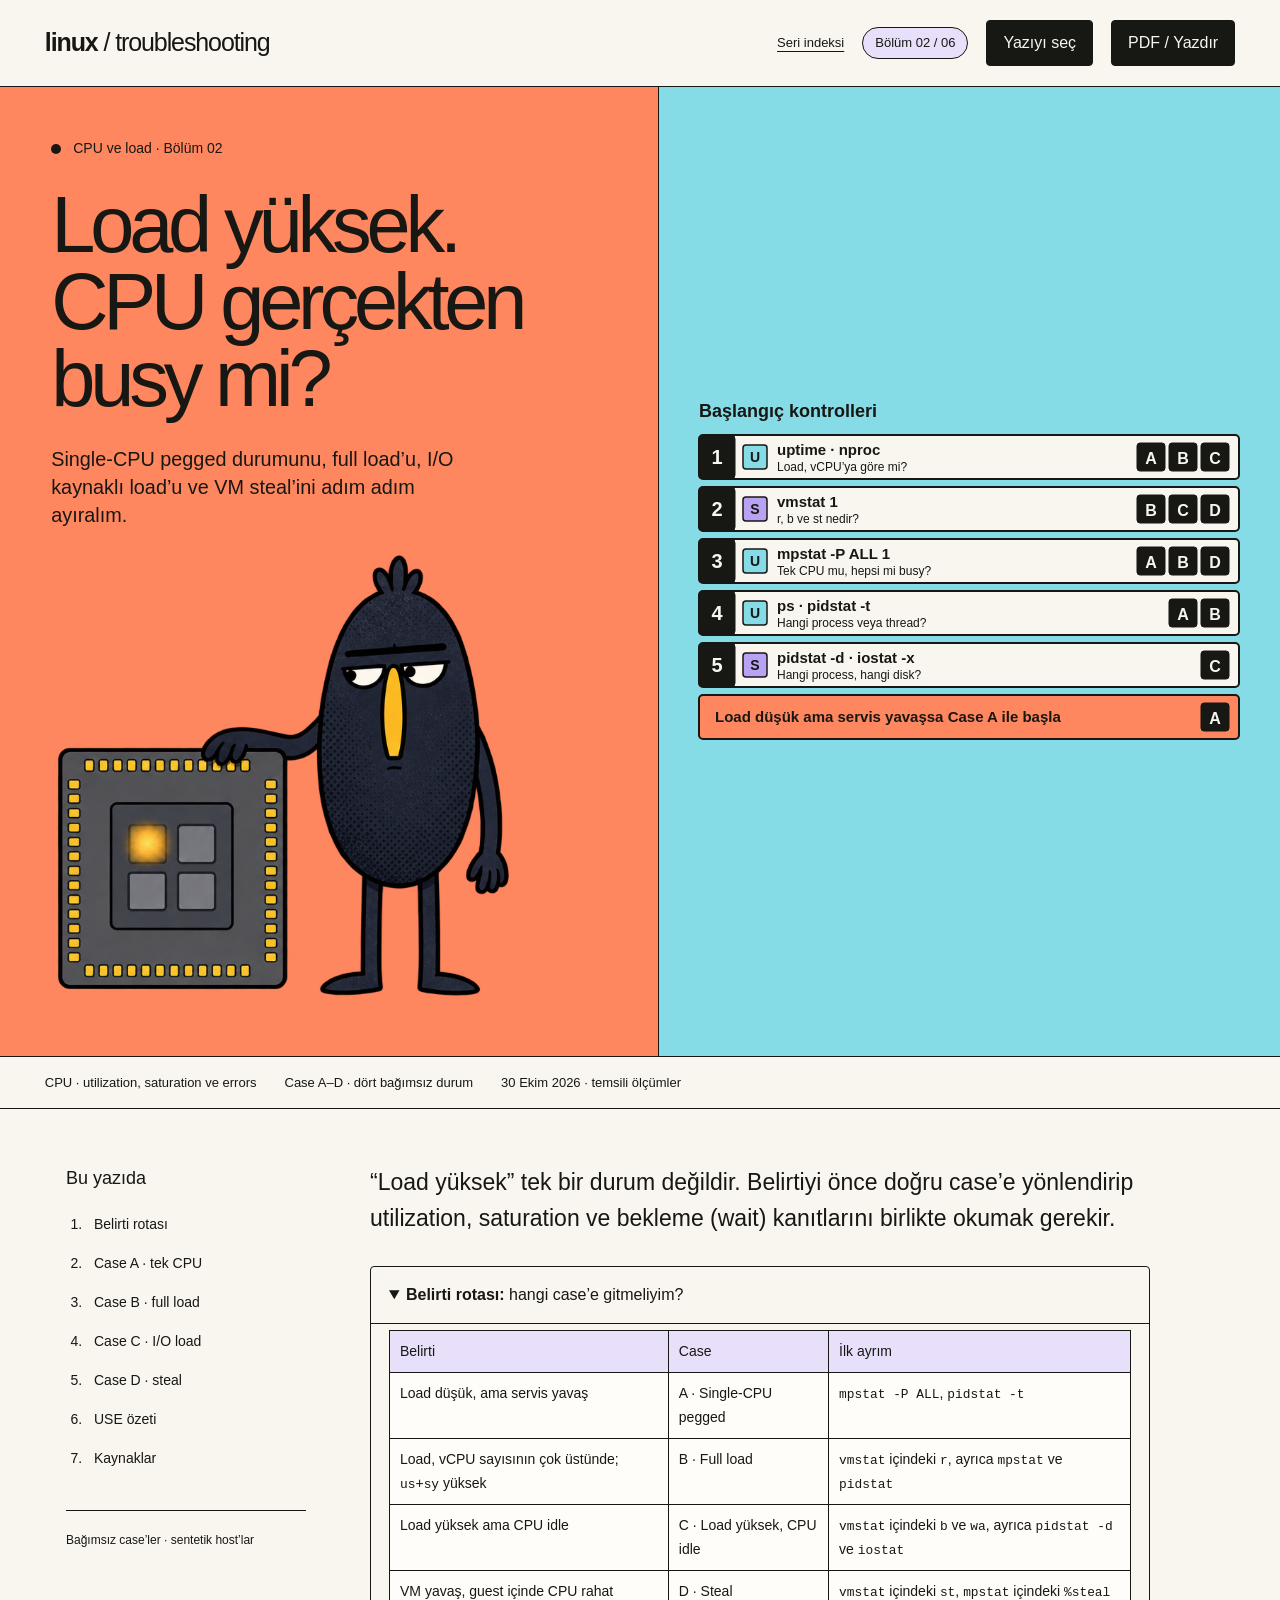
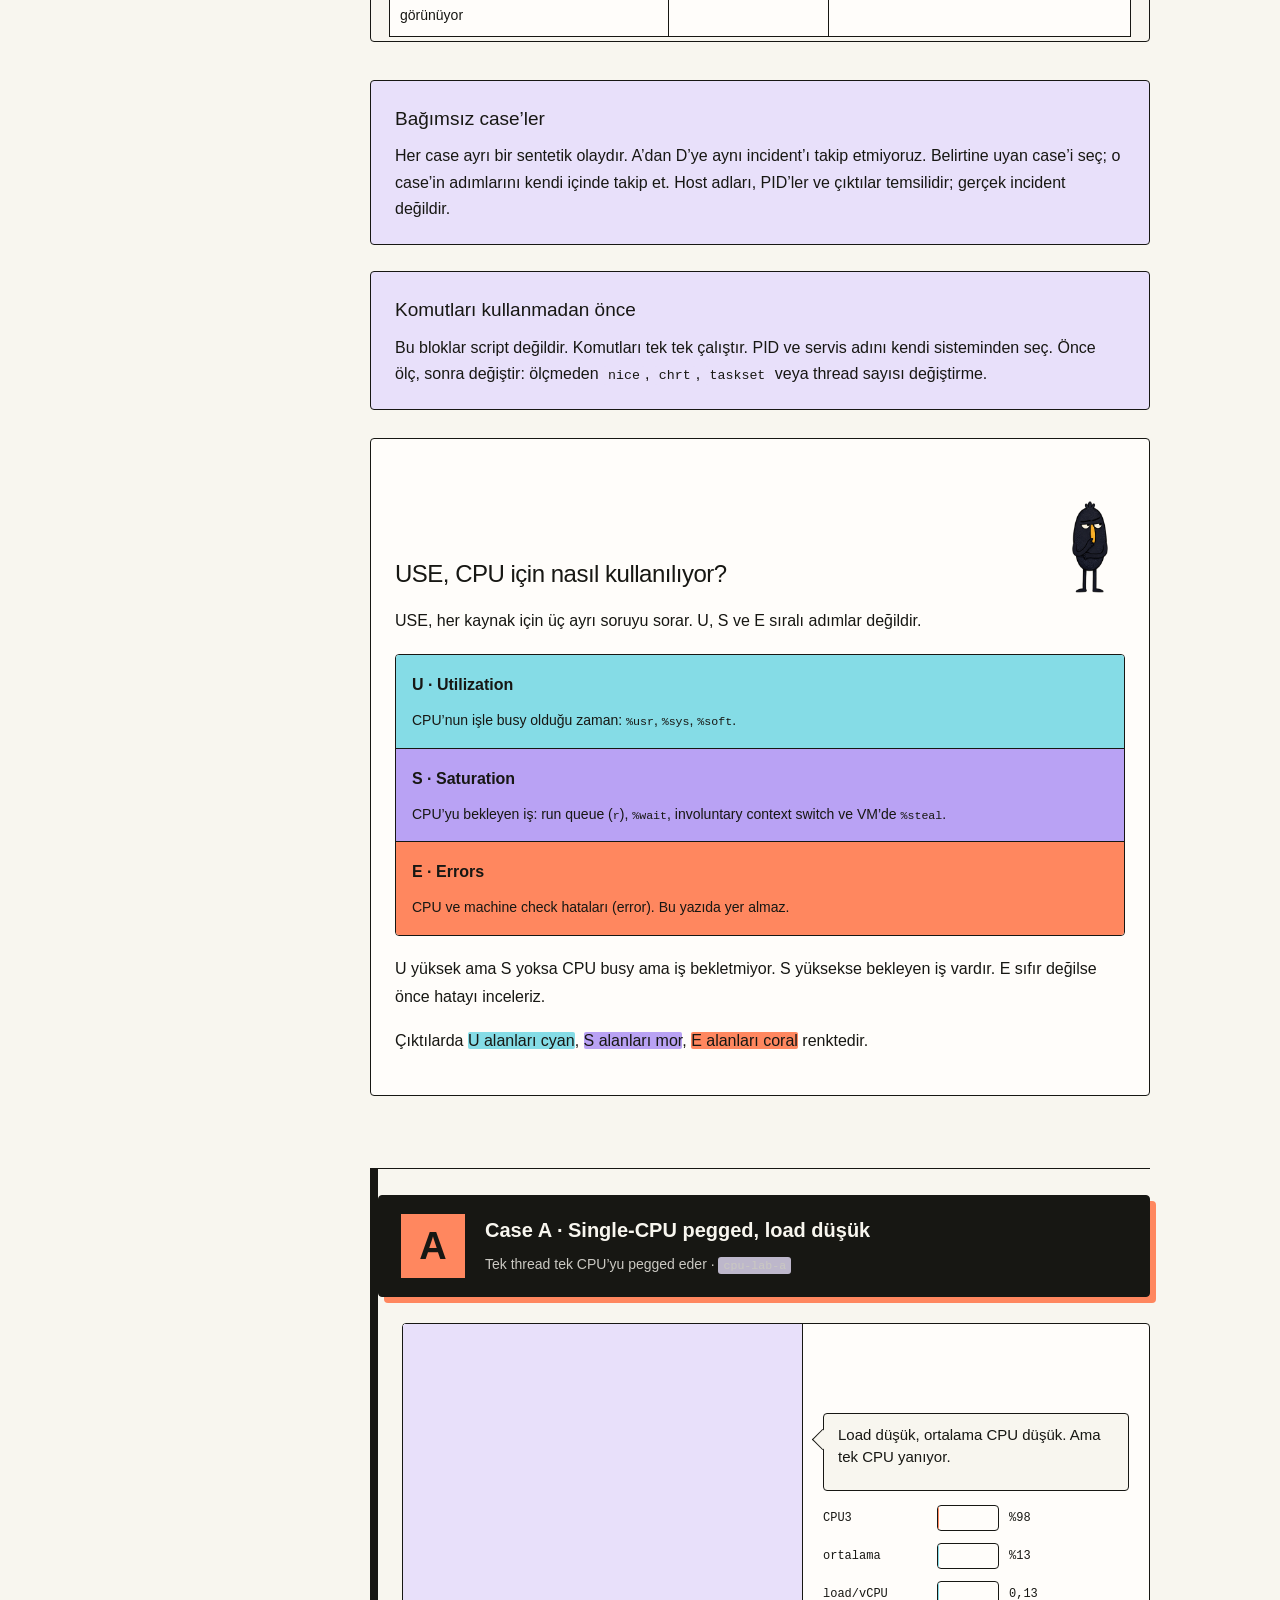
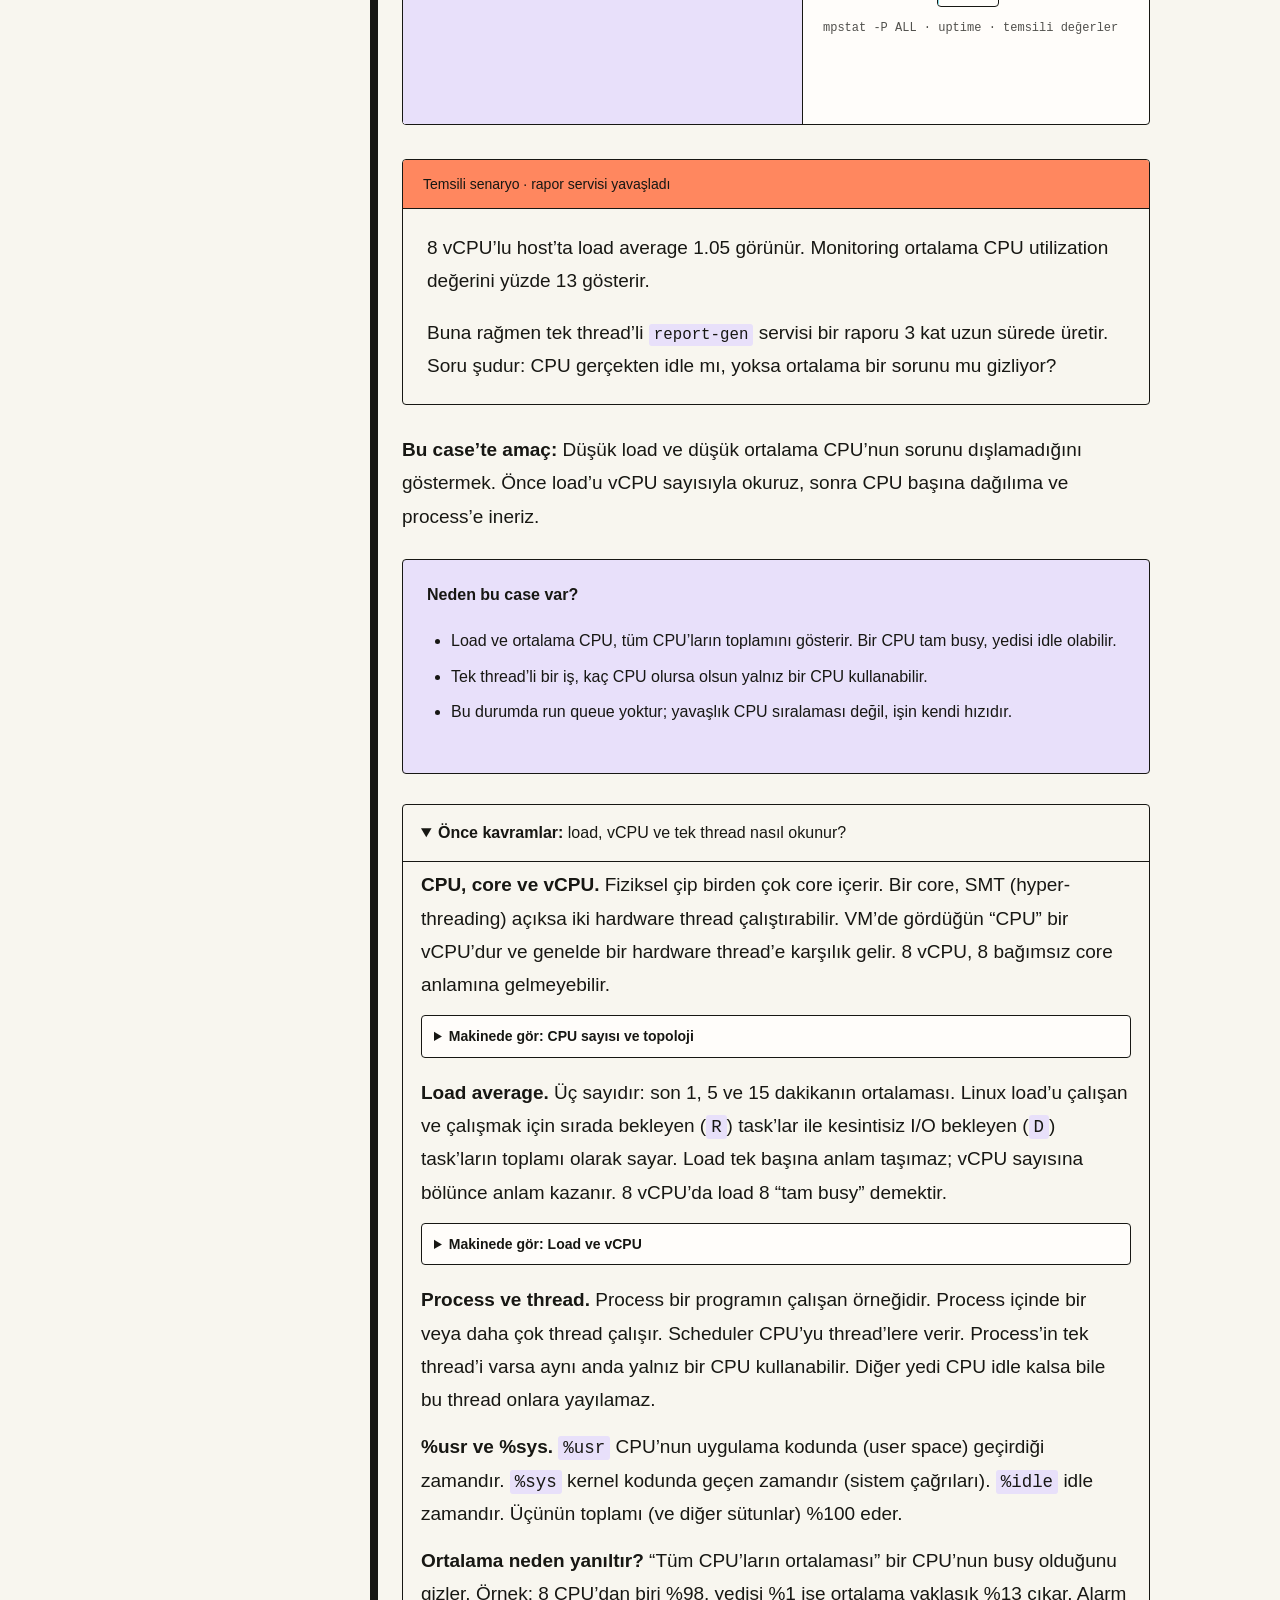
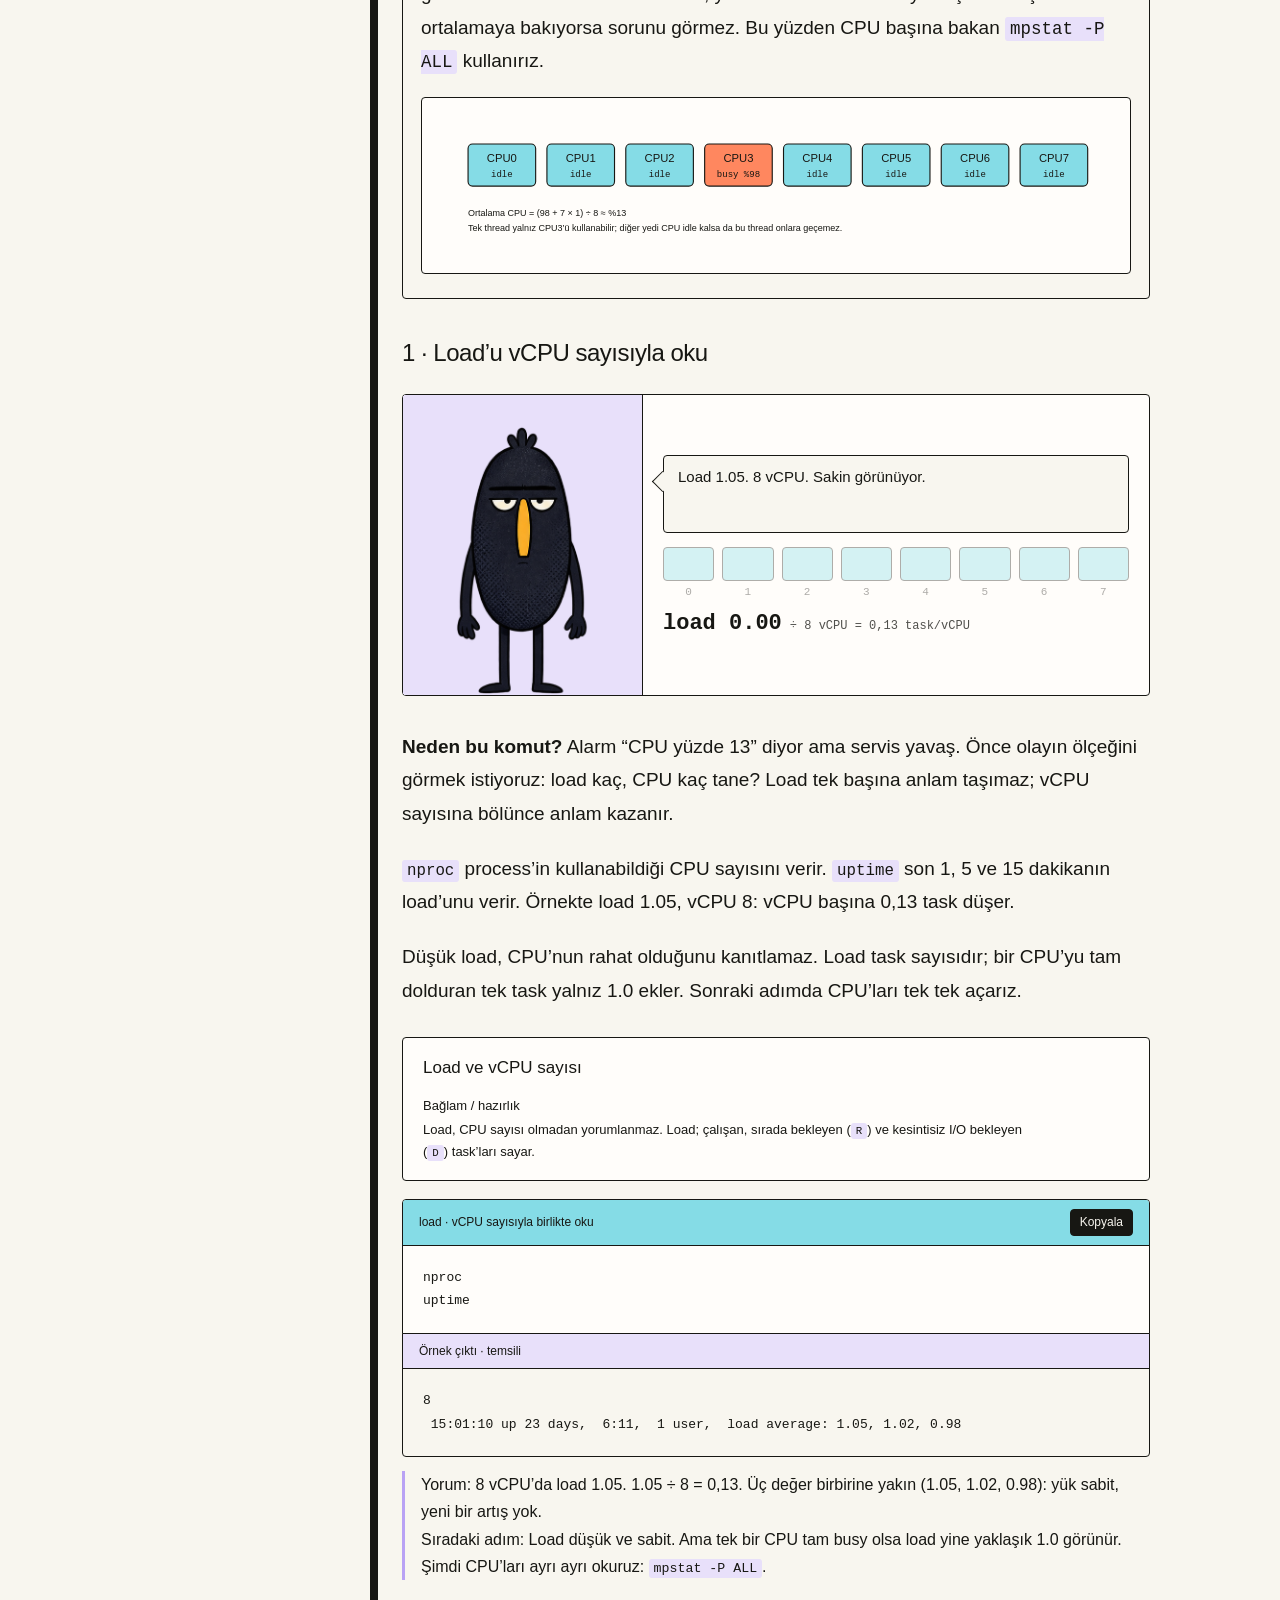
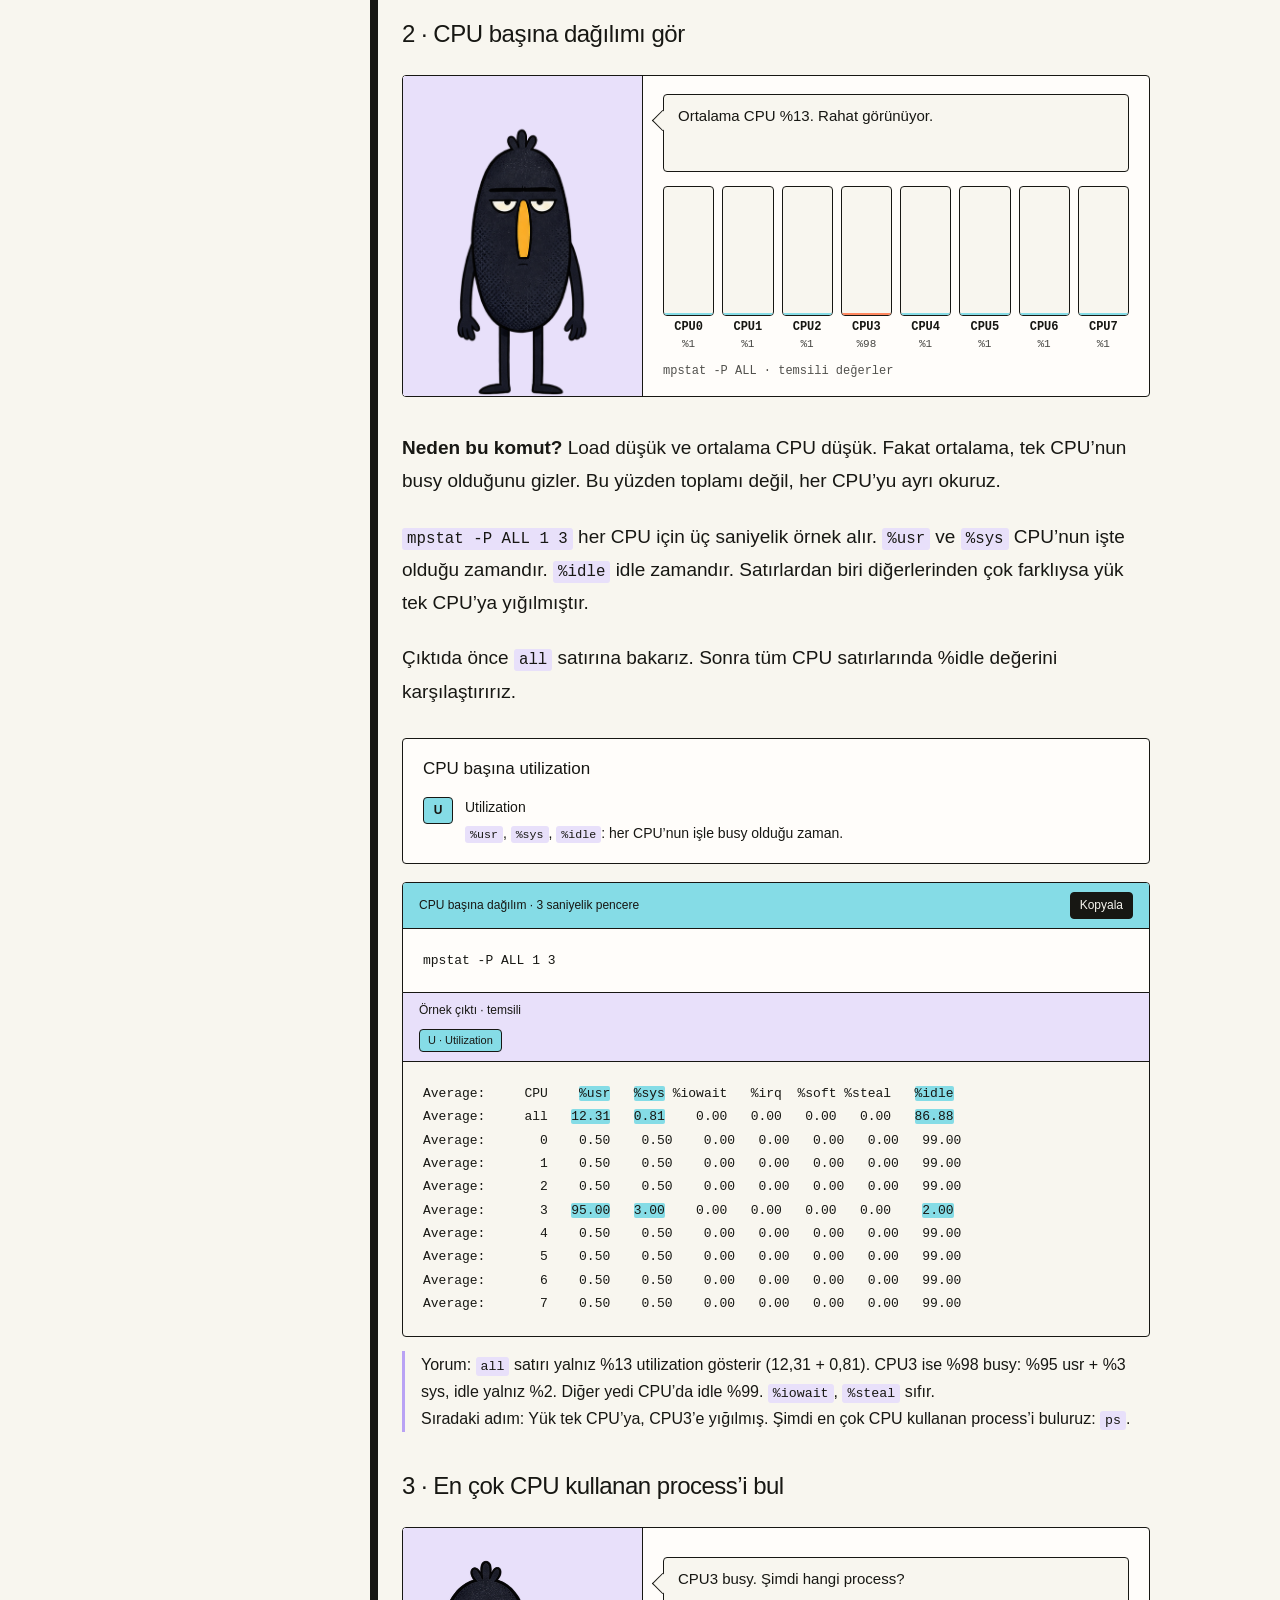
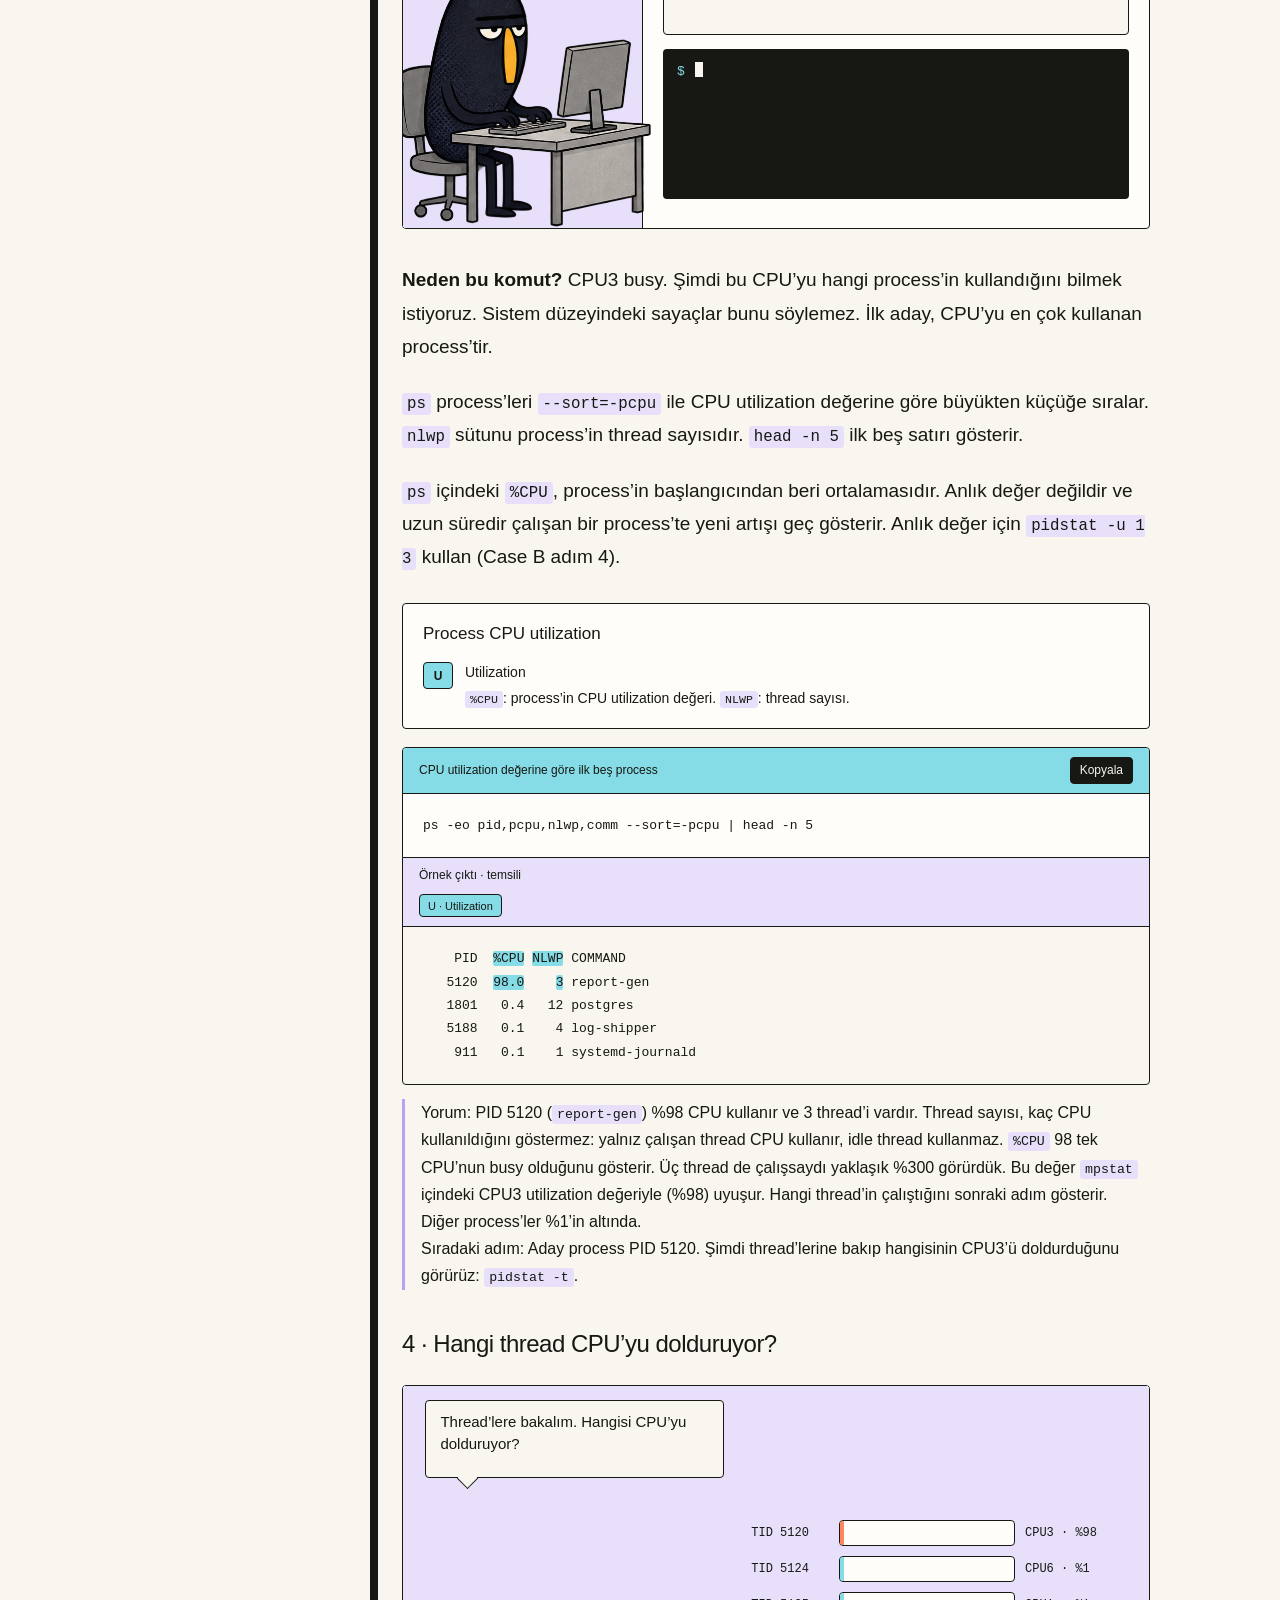
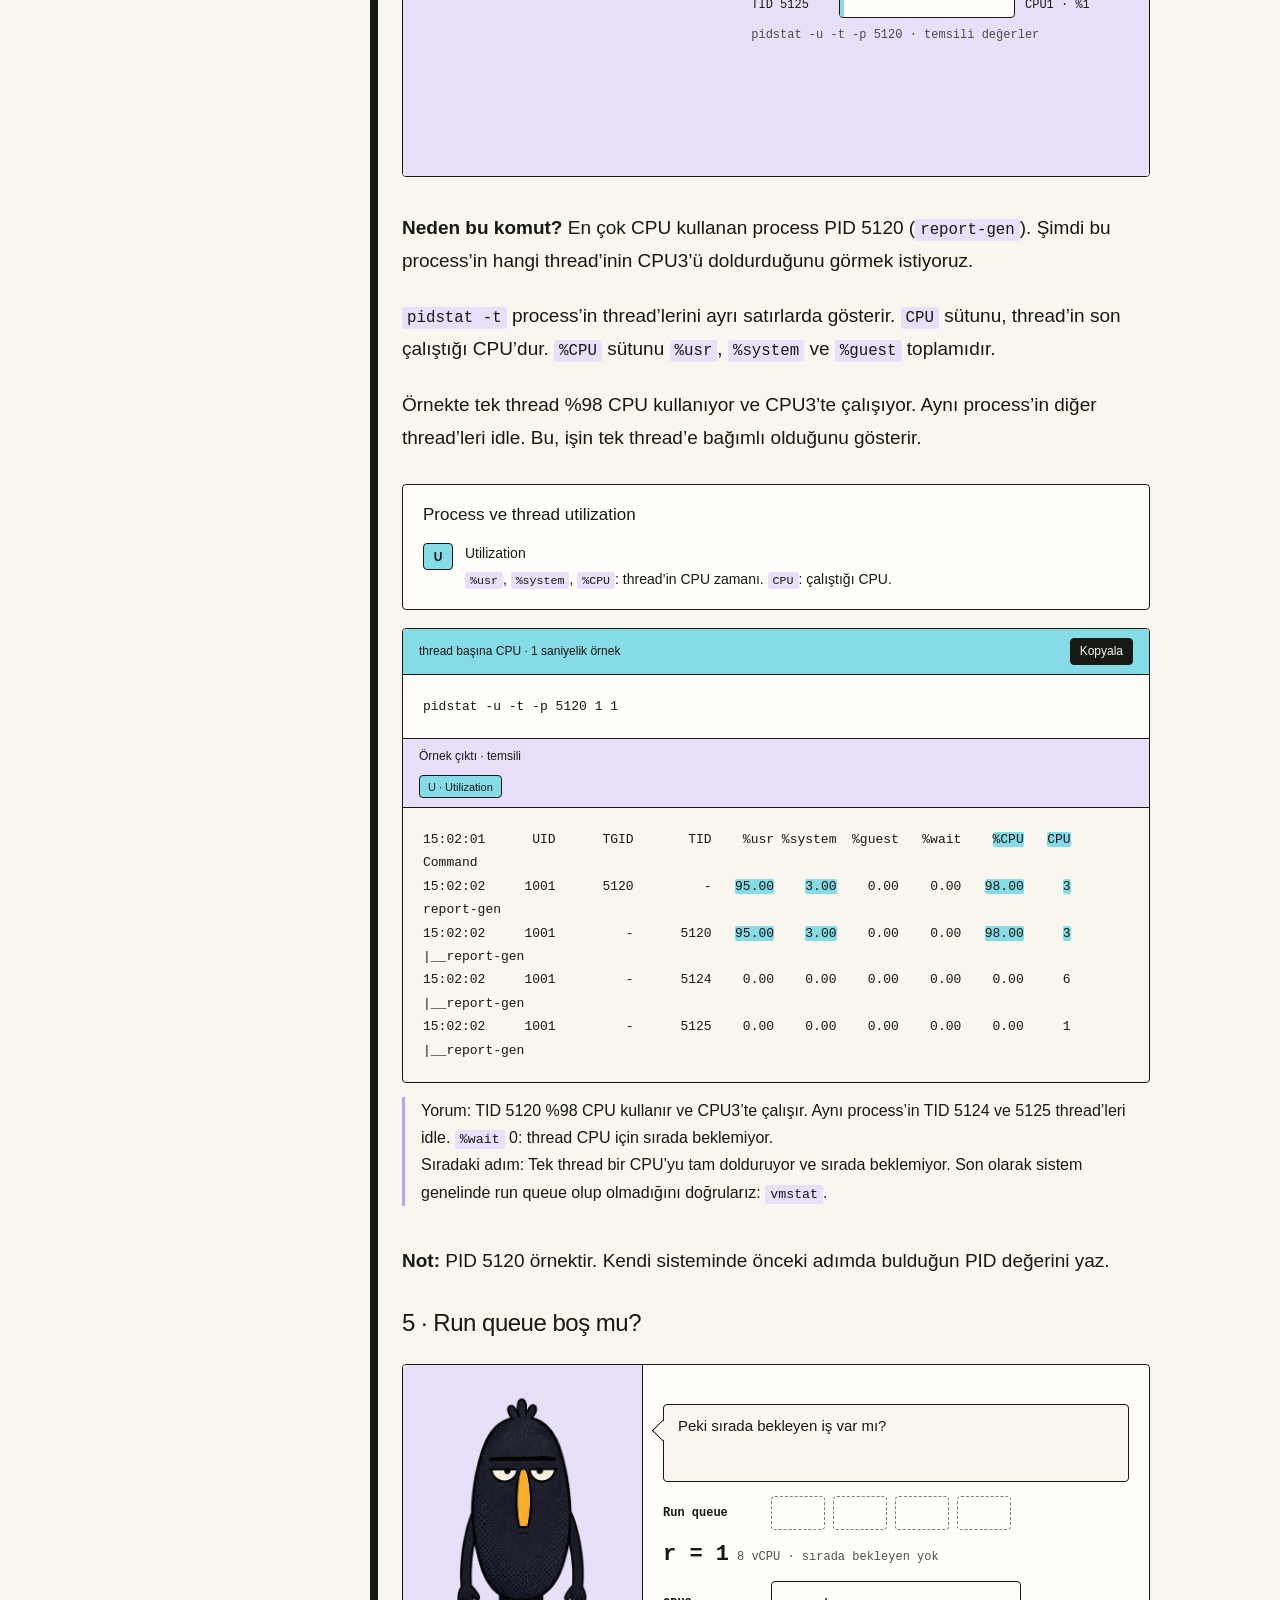
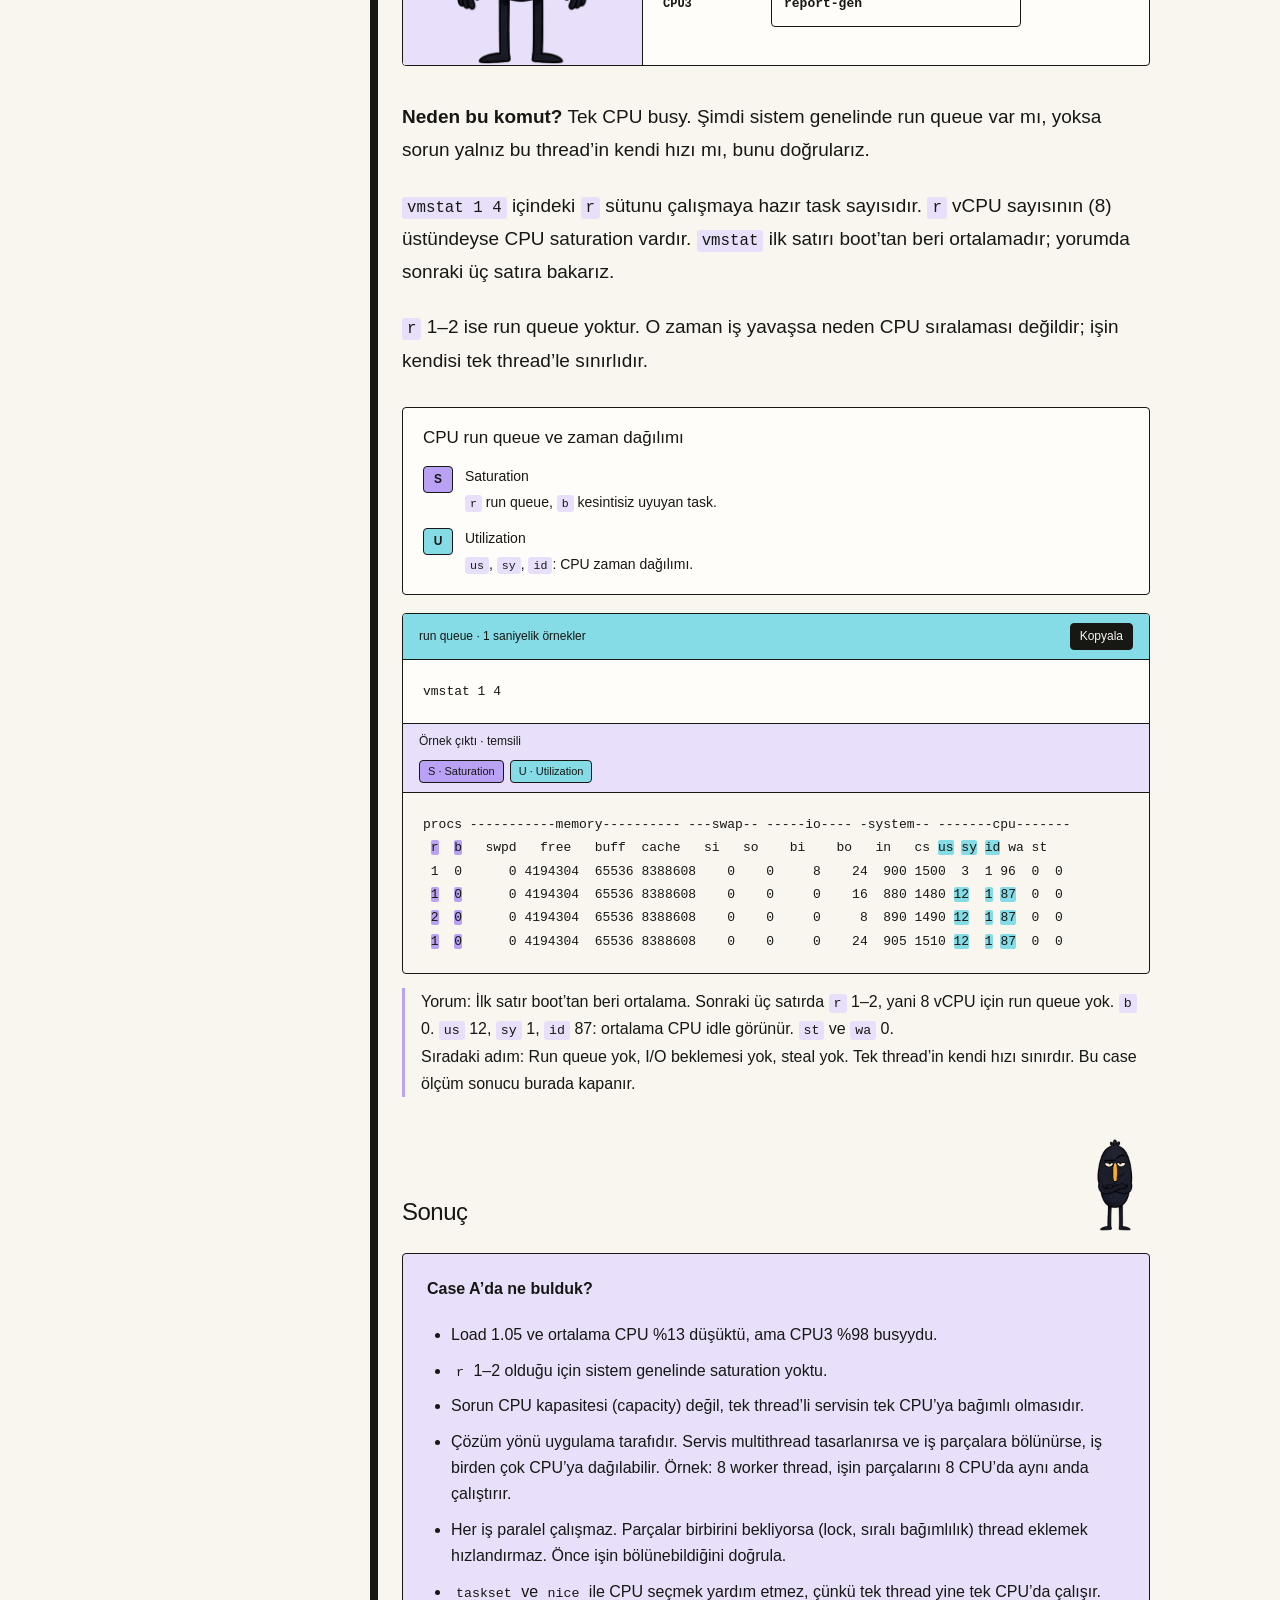
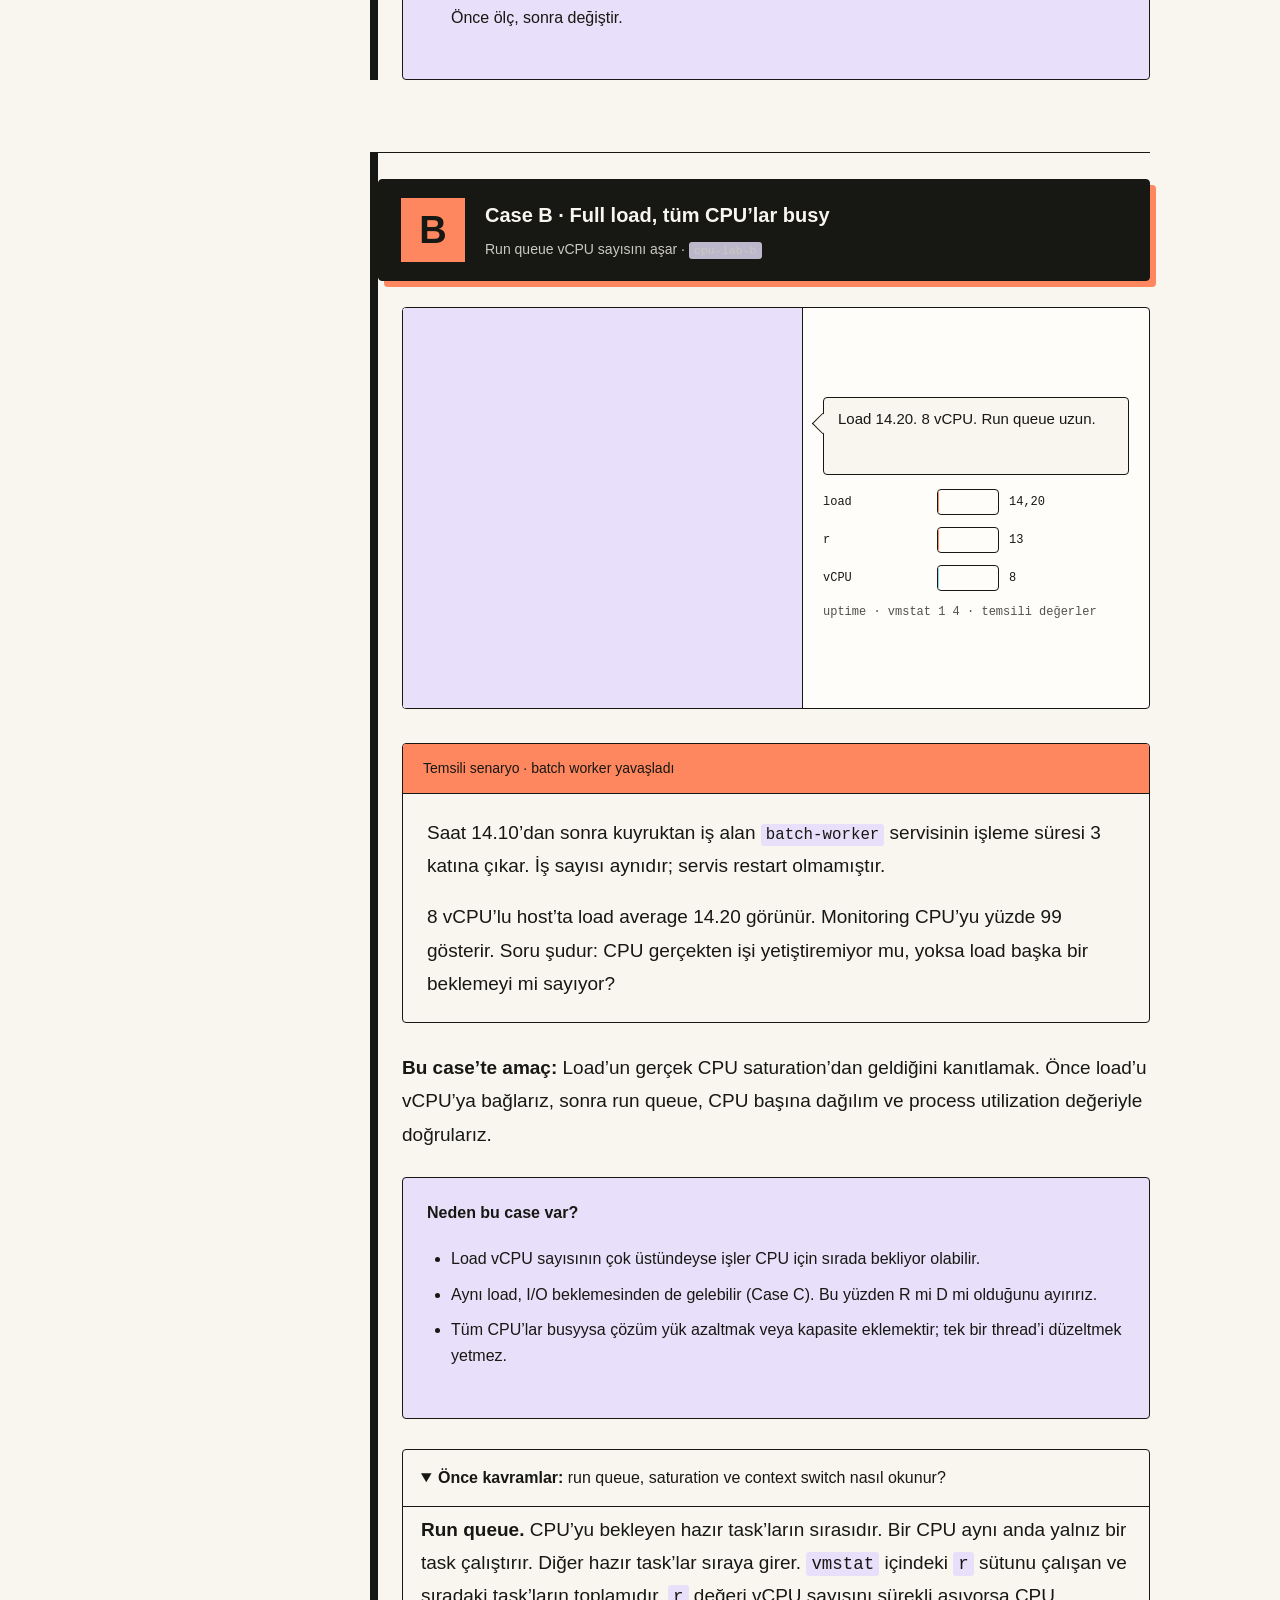
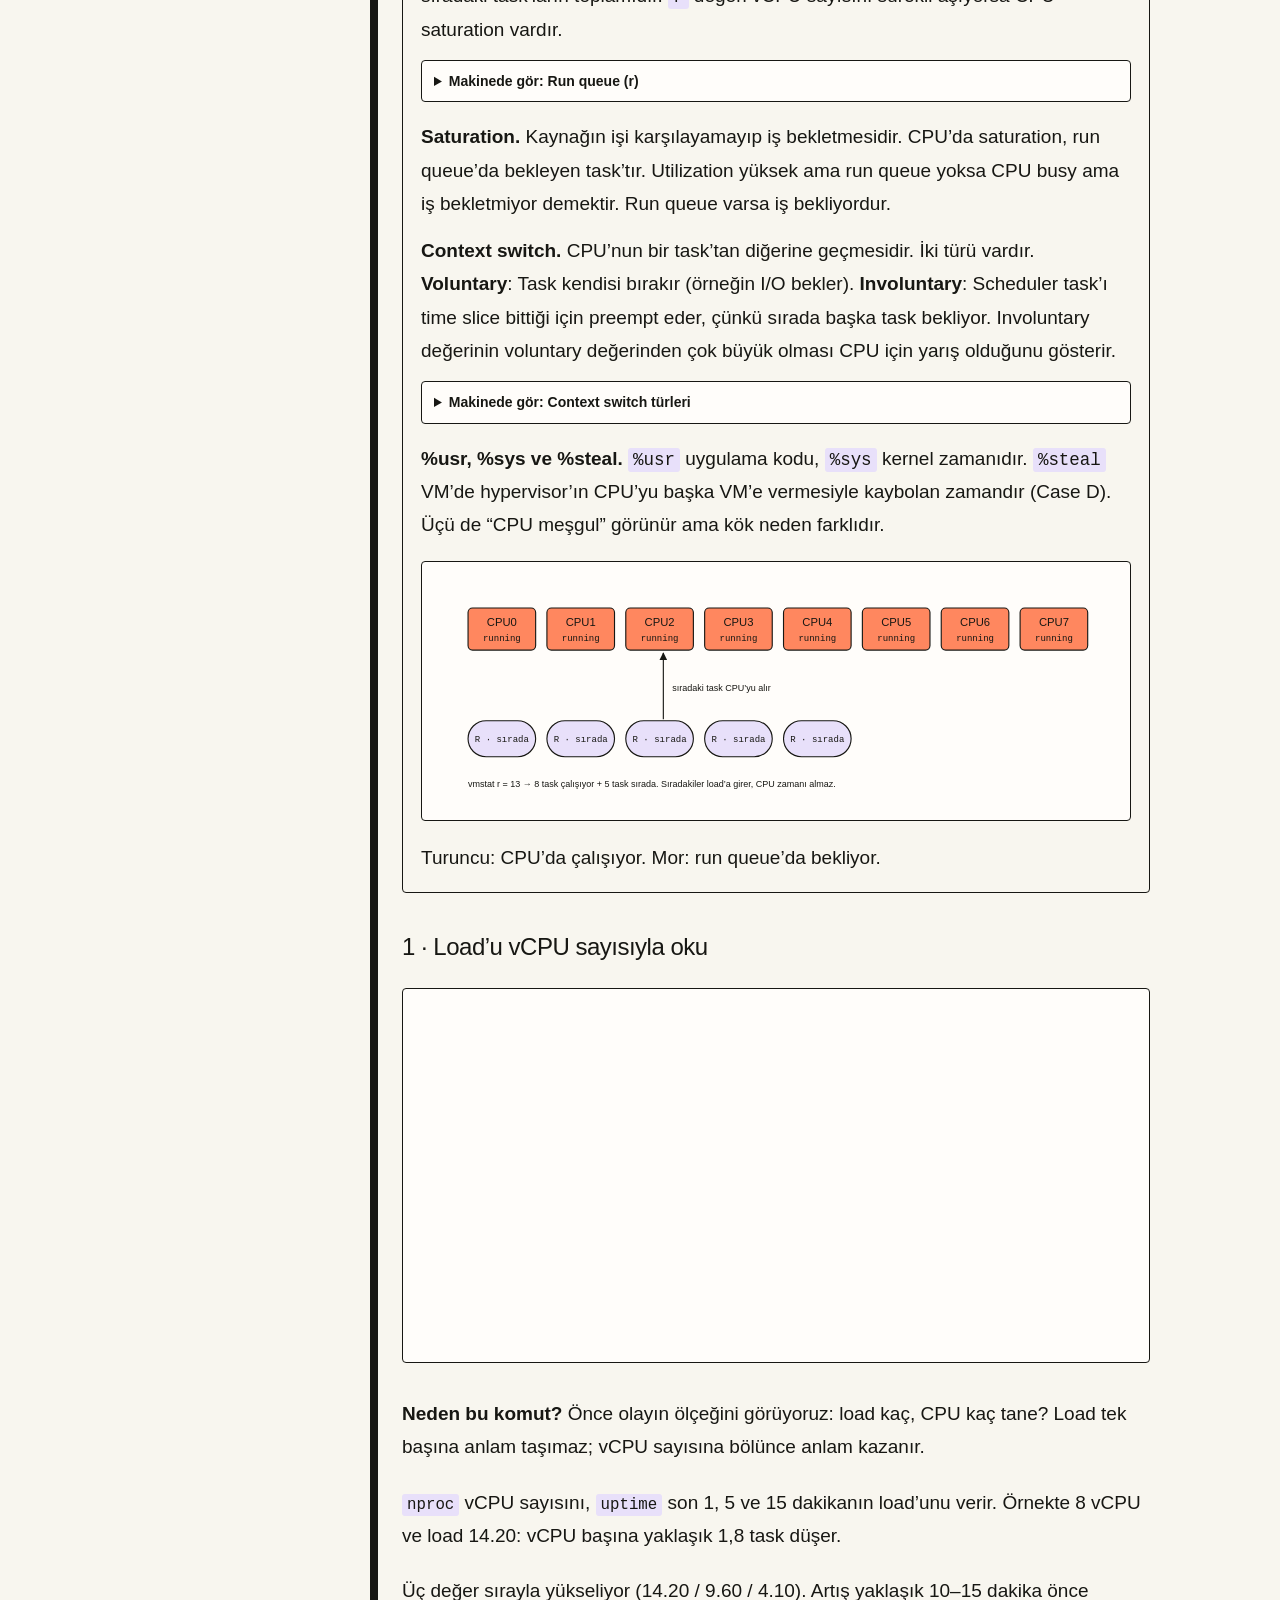
<file: 02-cpu-ve-load.html>
<!doctype html>
<html lang="tr">
<head>
<meta charset="utf-8">
<meta name="viewport" content="width=device-width,initial-scale=1">
<meta name="color-scheme" content="light">
<title>CPU ve load — Linux Troubleshooting</title>
<meta name="description" content="Single-CPU pegged durumunu, full load’u, I/O kaynaklı load’u ve VM steal’ini adım adım ayıralım.">
<meta property="og:type" content="article">
<meta property="og:locale" content="tr_TR">
<meta property="og:title" content="CPU ve load — Linux Troubleshooting">
<meta property="og:description" content="Single-CPU pegged durumunu, full load’u, I/O kaynaklı load’u ve VM steal’ini adım adım ayıralım.">
<meta property="og:url" content="https://guneskursad.github.io/linux-troubleshooting/02-cpu-ve-load.html">
<!-- Author: Kursad Gunes | Date: 2026-10-30 | Version: 3.0.0 -->
<style>
:root{--paper:#f8f6ef;--ink:#171713;--coral:#ff875f;--cyan:#85dce6;--purple:#b9a2f4;--soft:#e8e0fa;--surface:#fffdfa;--line:1.5px solid var(--ink);--sans:Arial,Helvetica,sans-serif;--mono:ui-monospace,SFMono-Regular,Menlo,monospace}
*{box-sizing:border-box}html{scroll-behavior:smooth;scroll-padding-top:24px}body{margin:0;background:var(--paper);color:var(--ink);font:16px/1.5 var(--sans)}h1,h2,h3,p{margin:0}h1,h2,h3{font-weight:400}a{color:inherit;text-underline-offset:4px}button{font:inherit;cursor:pointer;border:var(--line);border-radius:4px;background:var(--ink);color:var(--paper);padding:10px 16px}button:hover{background:var(--coral);color:var(--ink)}:focus-visible{outline:3px solid var(--ink);outline-offset:4px}.skip{position:absolute;left:-9999px}.skip:focus{left:16px;top:16px;padding:10px;background:var(--paper);z-index:5}header{padding:20px 3.5vw;display:flex;align-items:center;justify-content:space-between;gap:20px;border-bottom:var(--line)}.brand{font-size:25px;letter-spacing:-1.1px;font-weight:700}.brand span{font-weight:400}.header-actions{display:flex;align-items:center;gap:12px}.draft{font-size:13px;border:var(--line);border-radius:999px;padding:5px 12px;background:var(--soft)}.hero{display:grid;grid-template-columns:1.06fr 1fr;border-bottom:var(--line);min-height:550px}.hero-copy{background:var(--coral);border-right:var(--line);padding:clamp(28px,4vw,64px);display:flex;flex-direction:column;justify-content:center;align-items:flex-start}.kicker{font-size:14px;display:flex;align-items:center;gap:12px}.kicker:before{content:'';width:10px;height:10px;border-radius:50%;background:var(--ink);flex:none}h1{font-size:clamp(51px,6.2vw,98px);line-height:.97;letter-spacing:-.065em;margin:28px 0}.hero-copy .subtitle{font-size:clamp(17px,1.55vw,22px);line-height:1.4;max-width:39ch}.hero-actions{margin-top:28px;display:flex;gap:20px;align-items:center;flex-wrap:wrap}.primary{background:var(--ink);color:var(--paper);padding:14px 22px;text-decoration:none;border:var(--line);border-radius:4px;font-size:15px}.primary:hover{background:var(--paper);color:var(--ink)}.hero-art{background:var(--cyan);padding:28px;display:flex;align-items:center;justify-content:center;min-width:0}.hero-art svg{width:100%;max-width:560px;height:auto}.strip{border-bottom:var(--line);padding:16px 3.5vw;display:flex;flex-wrap:wrap;gap:12px 28px;font-size:13px}.layout{display:grid;grid-template-columns:240px minmax(0,1fr);gap:64px;max-width:1220px;margin:auto;padding:56px 36px 80px}.contents{align-self:start;position:sticky;top:28px;font-size:14px}.contents strong{font-weight:400;font-size:18px;display:block;margin-bottom:20px}.contents ol{padding-left:20px;margin:0}.contents li{padding:0 0 14px 5px}.contents a{text-decoration:none}.contents a:hover{text-decoration:underline}.contents .reading-note{margin-top:25px;padding-top:20px;border-top:var(--line);font-size:12px;line-height:1.6}.article{min-width:0;max-width:780px;font-size:19px;line-height:1.75}.article>p,.article section>p{margin:0 0 22px}.article .lead{font-size:25px;line-height:1.5;letter-spacing:-.5px;margin-bottom:28px}.article section{padding-top:26px;margin-top:28px;border-top:var(--line)}.article h2{font-size:clamp(30px,3.4vw,45px);line-height:1.12;letter-spacing:-1.7px;margin-bottom:25px;max-width:25ch}.article h3{font-size:24px;line-height:1.3;letter-spacing:-.5px;margin:30px 0 14px}.article ul,.article ol{padding-left:24px;margin:20px 0 26px}.article li+li{margin-top:9px}.article strong{font-weight:700}.article code{font:0.83em/1.5 var(--mono);overflow-wrap:anywhere}.article p code,.article li code{background:var(--soft);padding:2px 5px;border-radius:3px}.code-block{border:var(--line);border-radius:4px;background:var(--surface);margin:24px 0;overflow:hidden}.code-label{display:flex;align-items:center;justify-content:space-between;gap:12px;padding:9px 16px;border-bottom:var(--line);background:var(--cyan);font-size:12px;line-height:1.4}.code-label button{font-size:12px;padding:4px 9px;flex:none}.code-block pre{margin:0;padding:20px;white-space:pre-wrap;overflow-wrap:anywhere;font:13px/1.8 var(--mono)}.code-block pre code{font:inherit}.output .code-label{background:var(--purple)}.callout{padding:22px 24px;border:var(--line);border-radius:4px;background:var(--soft);font-size:16px;line-height:1.65;margin:26px 0}.callout.pink{background:var(--coral)}.callout.purple{background:var(--soft)}.callout p+p{margin-top:10px}.pullquote{font-size:30px;line-height:1.3;letter-spacing:-1px;border-left:5px solid var(--ink);padding:8px 0 8px 24px;margin:32px 0}.citation{font-size:13px;line-height:1.6;margin-top:-8px!important}.scenario{border:var(--line);border-radius:4px;overflow:hidden;margin:28px 0}.scenario-label{background:var(--coral);padding:12px 20px;border-bottom:var(--line);font-size:14px}.scenario-body{padding:22px 24px}.scenario-body p{margin:0 0 18px}.scenario-body p:last-child{margin-bottom:0}.scenario-body ul{margin:16px 0}.formula{font:16px/1.7 var(--mono);padding:18px;border:var(--line);background:var(--surface);border-radius:4px;margin:22px 0;overflow-wrap:anywhere}.sources{font-size:15px;line-height:1.6}.sources li{margin-bottom:12px}.closing{font-size:25px;line-height:1.5;letter-spacing:-.5px}.editor-note{max-width:1220px;margin:0 auto 40px;padding:24px 36px;border-top:var(--line);font-size:13px;line-height:1.7}.editor-note strong{display:block;margin-bottom:8px;font-weight:400;font-size:18px}footer{border-top:var(--line);padding:20px 3.5vw;font-size:12px;display:flex;justify-content:space-between;gap:24px}.copy-status{position:fixed;bottom:24px;left:50%;transform:translateX(-50%);padding:10px 18px;background:var(--soft);border:var(--line);border-radius:4px;font-size:13px;z-index:10}.copy-status:empty{display:none}::selection{background:var(--cyan);color:var(--ink)}
@media(max-width:1000px){.layout{grid-template-columns:190px minmax(0,1fr);gap:36px;padding:40px 28px}.hero{min-height:0}.hero-art{padding:20px}.article{font-size:18px}.hero-copy{padding:36px}.contents{font-size:13px}}
@media(max-width:700px){header{padding:16px 20px;flex-wrap:wrap}.brand{font-size:22px}.header-actions{gap:8px}.header-actions button{font-size:12px;padding:8px 12px}.draft{font-size:12px}.hero{grid-template-columns:1fr}.hero-copy{border-right:0;border-bottom:var(--line);padding:30px 24px}h1{font-size:clamp(51px,9vw,70px);margin:26px 0}.hero-art{padding:24px;min-height:300px}.hero-art svg{max-width:420px}.strip{padding:15px 24px;font-size:12px}.layout{display:block;padding:28px 24px 44px}.contents{position:static;border-bottom:var(--line);padding-bottom:18px;margin-bottom:35px}.contents ol{columns:2;column-gap:28px}.contents li{break-inside:avoid;font-size:12px}.contents strong{margin-bottom:18px}.contents .reading-note{display:none}.article{font-size:18px;line-height:1.75}.article .lead{font-size:23px}.article h2{font-size:34px;letter-spacing:-1.2px}.article h3{font-size:23px}.code-block pre{padding:16px;font-size:12px}.callout{padding:18px;font-size:15px}.scenario-body{padding:18px}.pullquote{font-size:26px;padding-left:18px}.formula{font-size:13px}.editor-note{padding:22px 24px}.closing{font-size:23px}footer{padding:20px 24px;flex-direction:column;gap:8px}}
@media(prefers-reduced-motion:reduce){html{scroll-behavior:auto}}
@media print{header,.contents,.strip,.hero-actions,.editor-note,footer,.code-label button,.copy-status{display:none!important}.hero{display:block;min-height:0;border-bottom:var(--line)}.hero-copy{background:white;border:0;padding:0 0 24px}.hero-art{display:none}h1{font-size:40pt;max-width:20ch}.hero-copy .subtitle{font-size:14pt}.layout{display:block;padding:30px 0}.article{max-width:none;font-size:12pt}.article h2{font-size:24pt}.article h3{font-size:17pt}.code-block,.scenario,.callout{break-inside:avoid}.code-block pre{font-size:9pt}.article a{text-decoration:none}.citation,.sources{font-size:10pt}body{background:white}section{break-inside:auto}.article h2,.article h3{break-after:avoid}}

/* Keep commands, illustrative output and editorial notes visually distinct. */
.command-example{margin:30px 0 38px}.command-example .code-block{margin:0;border-radius:4px 4px 0 0}.command-example .output{margin-top:-1px;border-radius:0 0 4px 4px;background:var(--paper)}.command-example .output .code-label{background:var(--soft)}.command-example .example-read{font-size:16px;line-height:1.7;margin:14px 0 0;padding-left:16px;border-left:3px solid var(--purple)}.example-read strong{font-weight:400}.editorial-note{background:var(--soft)}.editorial-note>strong{display:block;margin-bottom:9px;font-weight:400;font-size:19px}.editorial-note p{margin:0}.output pre{color:var(--ink)}
@media(max-width:700px){.command-example{margin:24px 0 30px}.command-example .example-read{font-size:15px}.output pre{font-size:11px;line-height:1.8}}

/* USE labels describe the metric being read, rather than the command name alone. */
.use-overview{border:var(--line);border-radius:4px;margin:28px 0;padding:24px;background:var(--surface)}.use-overview h3{margin:0 0 18px}.use-overview>p{font-size:16px;margin:16px 0}.use-overview dl{display:grid;grid-template-columns:repeat(3,minmax(0,1fr));gap:0;border:var(--line);border-radius:4px;overflow:hidden}.use-overview dl>div{padding:16px;border-right:var(--line);background:var(--cyan)}.use-overview dl>div:nth-child(2){background:var(--purple)}.use-overview dl>div:last-child{border:0;background:var(--coral)}.use-overview dt{font-size:16px;font-weight:700}.use-overview dd{margin:10px 0 0;font-size:14px;line-height:1.6}.use-mapping{display:flex;align-items:center;flex-wrap:wrap;gap:7px;font-size:13px;margin:0 0 12px;line-height:1.5}.use-mapping p{flex-basis:100%;font-size:13px;line-height:1.6;margin:2px 0 0;max-width:85ch}.use-chip{display:inline-grid;place-items:center;min-width:27px;min-height:27px;padding:3px 8px;border:1px solid var(--ink);border-radius:4px;font:700 12px var(--sans);background:var(--paper)}.use-chip.u{background:var(--cyan)}.use-chip.s{background:var(--purple)}.use-chip.e{background:var(--coral)}.use-chip.context{font-weight:400;background:var(--soft)}.use-resource{font-size:13px;margin-left:4px}.use-section-note{font-size:14px;line-height:1.7;background:var(--soft);border-left:3px solid var(--purple);padding:14px 18px;margin-bottom:24px!important}.use-section-note strong{font-weight:400}
@media(max-width:700px){.use-overview{padding:18px}.use-overview dl{grid-template-columns:1fr}.use-overview dl>div{border-right:0;border-bottom:var(--line)}.use-section-note{font-size:13px;padding:12px 14px}}

/* Stack each USE dimension and share its color with the corresponding output fields. */
.use-mapping{display:block;margin-bottom:18px;padding:18px 20px;border:var(--line);border-radius:4px;background:var(--surface)}.use-resource{font-size:17px;font-weight:400;margin:0 0 16px;line-height:1.4}.use-item{display:grid;grid-template-columns:30px minmax(0,1fr);align-items:start;column-gap:12px;margin:0 0 14px}.use-item:last-child{margin-bottom:0}.use-item>div{min-width:0}.use-item strong{display:block;font-size:14px;font-weight:400;line-height:1.5}.use-item p{font-size:14px;line-height:1.65;margin:4px 0 0}.use-chip{min-width:27px;min-height:27px}.use-context-row strong{display:block;font-size:13px;font-weight:400;margin-bottom:4px}.use-context-row p,.use-mapping .use-footnote{font-size:13px;line-height:1.65;margin:0}.use-mapping .use-footnote{margin-top:14px;padding-top:12px;border-top:1px solid var(--ink)}.output .code-label{align-items:flex-start;flex-direction:column;gap:10px}.output-color-key{display:flex;gap:6px;flex-wrap:wrap}.output-color-key .use-chip{font-size:11px;min-height:23px;font-weight:400}.metric{color:var(--ink);font:inherit;padding:0;border-radius:2px;background:transparent}.metric-u{background:var(--cyan)}.metric-s{background:var(--purple)}.metric-e{background:var(--coral)}.use-overview dl{grid-template-columns:1fr}.use-overview dl>div{border-right:0;border-bottom:var(--line)}.use-overview dl>div:last-child{border-bottom:0}
@media(max-width:700px){.use-mapping{padding:16px}.use-item{column-gap:10px}.use-item p{font-size:13px}.output-color-key .use-chip{font-size:10px}}
@media print{.metric{-webkit-print-color-adjust:exact;print-color-adjust:exact}.use-mapping{break-inside:avoid}}

/* Show independent cases explicitly, and keep the load explanation on separate lines. */
.case-heading{padding:16px 20px;margin:0 0 24px;border:var(--line);border-radius:4px;background:var(--soft)}.case-heading strong{display:block;font-size:16px;font-weight:400;line-height:1.5}.case-heading p{font-size:14px;line-height:1.65;margin:6px 0 0}.load-reading{display:block;margin-top:10px}.load-reading:first-of-type{margin-top:0}

.series-top{display:flex;gap:18px;align-items:center;flex-wrap:wrap}.series-top a{font-size:13px}.series-position{font-size:12px}.series-bottom{display:flex;justify-content:space-between;gap:18px;flex-wrap:wrap;padding:24px 3.5vw;border-top:var(--line);font-size:14px}.series-cards{display:grid;grid-template-columns:repeat(2,minmax(0,1fr));gap:22px;max-width:1220px;margin:auto;padding:40px 36px}.series-card{display:flex;flex-direction:column;border:var(--line);border-radius:4px;padding:26px;background:var(--surface);text-decoration:none;min-width:0}.series-card:hover{background:var(--soft)}.series-card .number{font:14px var(--mono);margin-bottom:24px}.series-card h2{font-size:32px;line-height:1.15;letter-spacing:-1px;margin:0 0 15px}.series-card p{font-size:16px;line-height:1.65;max-width:48ch}.series-card .case-name{margin-top:24px;padding-top:14px;border-top:1px solid var(--ink);font-size:13px}.post-intro{font-size:23px;line-height:1.55;margin-bottom:28px}.series-overview{max-width:1220px;margin:auto;padding:30px 36px;font-size:18px;line-height:1.7}.series-card:nth-child(3n+1) .number{color:var(--ink);background:var(--coral);align-self:start;padding:4px 10px;border:var(--line);border-radius:4px}.series-card:nth-child(3n+2) .number{background:var(--cyan);align-self:start;padding:4px 10px;border:var(--line);border-radius:4px}.series-card:nth-child(3n) .number{background:var(--purple);align-self:start;padding:4px 10px;border:var(--line);border-radius:4px}
@media(max-width:700px){.series-cards{grid-template-columns:1fr;padding:24px}.series-card h2{font-size:29px}.series-top{gap:10px}.series-overview{padding:24px}.series-bottom{padding:24px}.post-intro{font-size:21px}}
@media print{.series-top,.series-bottom{display:none!important}}

/* Process state diagram and sample top rows, scoped to .ps. */
.ps{margin:30px 0 38px;border:var(--line);border-radius:4px;background:var(--paper)}.ps>summary{cursor:pointer;padding:14px 18px;font-size:16px}.ps[open]>summary{border-bottom:var(--line)}.ps>.ps-body{padding:6px 18px 4px}.ps p{margin:0 0 14px}.ps code{font-family:var(--mono);font-size:.92em}
.ps .fig{border:var(--line);border-radius:4px;background:var(--surface);padding:16px;margin:20px 0}
.ps svg{width:100%;height:auto;display:block}.ps svg text{font-family:var(--sans);fill:var(--ink)}
.ps .node{fill:var(--surface);stroke:var(--ink);stroke-width:1.5}.ps .n-load{fill:var(--coral)}.ps .n-idle{fill:var(--cyan)}.ps .n-other{fill:var(--soft)}
.ps .edge{fill:none;stroke:var(--ink);stroke-width:1.5;marker-end:url(#ps-arr)}
.ps .lbl{font-size:12px}.ps .big{font-size:15px}.ps .tag{font-size:12px;font-family:var(--mono)}
.ps table{width:100%;border-collapse:collapse;border:var(--line);background:var(--surface);font-size:14px}
.ps th,.ps td{border:var(--line);padding:8px 10px;text-align:left;vertical-align:top}.ps th{background:var(--soft);font-weight:400}
.ps td.s{font-family:var(--mono);text-align:center;width:48px}
.ps tr.load td.s{background:var(--coral)}.ps tr.idle td.s{background:var(--cyan)}.ps tr.other td.s{background:var(--soft)}
.ps .note{border-left:3px solid var(--purple);padding:4px 0 4px 14px;font-size:14px;margin-top:14px}
.ps .key span{display:inline-block;border:var(--line);border-radius:4px;padding:2px 8px;margin:0 8px 6px 0;font-size:13px}
.ps .step circle{fill:var(--ink)}.ps .step text{fill:var(--paper);font-size:12px;font-weight:700}
@media(max-width:700px){.ps .fig{padding:10px}.ps table{font-size:12px}.ps th,.ps td{padding:6px}}

/* Highlight the contents entry for the section currently in view. */
.contents a{display:block;padding:2px 8px;margin-left:-8px;border-left:3px solid transparent;border-radius:0 4px 4px 0}
.contents a.active{background:var(--cyan);border-left-color:var(--ink);font-weight:700}
@media print{.contents a.active{background:none;border-left-color:transparent}}

/* Case identity: dark band, left rail, sticky bar */
article{counter-reset:cs}
section[id^="case-"]{counter-increment:cs;border-left:8px solid var(--ink);padding-left:24px;margin:72px 0;scroll-margin-top:48px}
section[id^="case-"] .case-heading{display:grid;grid-template-columns:auto 1fr;column-gap:20px;align-items:center;background:var(--ink);color:var(--paper);box-shadow:6px 6px 0 var(--coral);padding:18px 22px;margin-left:-24px}
section[id^="case-"] .case-heading::before{content:counter(cs,upper-alpha);grid-row:1/3;display:grid;place-items:center;width:64px;height:64px;background:var(--coral);color:var(--ink);font:700 38px/1 var(--sans)}
section[id^="case-"] .case-heading strong{font-size:20px;font-weight:700}
section[id^="case-"] .case-heading p{color:var(--paper);opacity:.8}
.case-bar{position:fixed;top:0;left:0;right:0;z-index:60;background:var(--ink);color:var(--paper);padding:8px 20px;font-size:14px;transform:translateY(-100%);transition:transform .15s}
.case-bar.on{transform:none}
.case-bar b{background:var(--coral);color:var(--ink);padding:1px 8px;margin-right:10px}
@media(max-width:700px){section[id^="case-"]{padding-left:14px;border-left-width:6px}section[id^="case-"] .case-heading{margin-left:-14px;grid-template-columns:1fr}section[id^="case-"] .case-heading::before{grid-row:auto;width:48px;height:48px;font-size:28px;margin-bottom:10px}}
@media print{.case-bar{display:none!important}section[id^="case-"] .case-heading{box-shadow:none;-webkit-print-color-adjust:exact;print-color-adjust:exact}}
.chk{margin:10px 0 18px;border:var(--line);border-radius:4px;background:var(--surface)}.chk>summary{cursor:pointer;padding:8px 12px;font-size:14px;font-weight:700}.chk-body{padding:0 12px 6px}</style>
<link rel="stylesheet" href="muninn/muninn.css?v=2">
</head>
<body><header><div class="brand">linux<span> / troubleshooting</span></div><div class="series-top"><a href="index.html">Seri indeksi</a><span class="draft">Bölüm 02 / 06</span><button id="select-article" type="button">Yazıyı seç</button><button id="print" type="button">PDF / Yazdır</button></div></header>
<div class="hero"><div class="hero-copy"><p class="kicker">CPU ve load · Bölüm 02</p><h1>Load yüksek.<br>CPU gerçekten busy mi?</h1><p class="subtitle">Single-CPU pegged durumunu, full load’u, I/O kaynaklı load’u ve VM steal’ini adım adım ayıralım.</p><img class="cpu-hero" src="muninn/img/cpu-hero.png" width="650" height="640" alt="CPU çipinin yanında duran, şüpheci bakan karga"></div><div class="hero-art"><svg viewBox="0 0 560 360" role="img" aria-labelledby="cover-title cover-desc"><title id="cover-title">CPU teşhis sırası</title><desc id="cover-desc">Beş kontrol: uptime, vmstat, mpstat, pidstat ve D state. Dört bağımsız case için başlangıç noktalarını gösterir.</desc><g stroke="#171713" font-family="Arial,Helvetica,sans-serif" fill="#171713"><text x="10" y="26" font-size="18" font-weight="700" stroke="none">Başlangıç kontrolleri</text><rect x="10" y="44" width="540" height="44" rx="4" fill="#f8f6ef" stroke-width="2"/><rect x="10" y="44" width="36" height="44" rx="4" fill="#171713"/><text x="28" y="73" font-size="20" font-weight="700" fill="#f8f6ef" text-anchor="middle" stroke="none">1</text><rect x="54" y="54" width="24" height="24" rx="3" fill="#85dce6" stroke-width="1.5"/><text x="66" y="71" font-size="14" font-weight="700" text-anchor="middle" stroke="none">U</text><text x="88" y="64" font-size="15" font-weight="700" stroke="none">uptime · nproc</text><text x="88" y="80" font-size="12" stroke="none">Load, vCPU’ya göre mi?</text><a href="#case-c"><rect x="512" y="52" width="28" height="28" rx="3" fill="#171713"/><text x="526" y="73" font-size="16" font-weight="700" fill="#f8f6ef" text-anchor="middle" stroke="none">C</text></a><a href="#case-b"><rect x="480" y="52" width="28" height="28" rx="3" fill="#171713"/><text x="494" y="73" font-size="16" font-weight="700" fill="#f8f6ef" text-anchor="middle" stroke="none">B</text></a><a href="#case-a"><rect x="448" y="52" width="28" height="28" rx="3" fill="#171713"/><text x="462" y="73" font-size="16" font-weight="700" fill="#f8f6ef" text-anchor="middle" stroke="none">A</text></a><rect x="10" y="96" width="540" height="44" rx="4" fill="#f8f6ef" stroke-width="2"/><rect x="10" y="96" width="36" height="44" rx="4" fill="#171713"/><text x="28" y="125" font-size="20" font-weight="700" fill="#f8f6ef" text-anchor="middle" stroke="none">2</text><rect x="54" y="106" width="24" height="24" rx="3" fill="#b9a2f4" stroke-width="1.5"/><text x="66" y="123" font-size="14" font-weight="700" text-anchor="middle" stroke="none">S</text><text x="88" y="116" font-size="15" font-weight="700" stroke="none">vmstat 1</text><text x="88" y="132" font-size="12" stroke="none">r, b ve st nedir?</text><a href="#case-d"><rect x="512" y="104" width="28" height="28" rx="3" fill="#171713"/><text x="526" y="125" font-size="16" font-weight="700" fill="#f8f6ef" text-anchor="middle" stroke="none">D</text></a><a href="#case-c"><rect x="480" y="104" width="28" height="28" rx="3" fill="#171713"/><text x="494" y="125" font-size="16" font-weight="700" fill="#f8f6ef" text-anchor="middle" stroke="none">C</text></a><a href="#case-b"><rect x="448" y="104" width="28" height="28" rx="3" fill="#171713"/><text x="462" y="125" font-size="16" font-weight="700" fill="#f8f6ef" text-anchor="middle" stroke="none">B</text></a><rect x="10" y="148" width="540" height="44" rx="4" fill="#f8f6ef" stroke-width="2"/><rect x="10" y="148" width="36" height="44" rx="4" fill="#171713"/><text x="28" y="177" font-size="20" font-weight="700" fill="#f8f6ef" text-anchor="middle" stroke="none">3</text><rect x="54" y="158" width="24" height="24" rx="3" fill="#85dce6" stroke-width="1.5"/><text x="66" y="175" font-size="14" font-weight="700" text-anchor="middle" stroke="none">U</text><text x="88" y="168" font-size="15" font-weight="700" stroke="none">mpstat -P ALL 1</text><text x="88" y="184" font-size="12" stroke="none">Tek CPU mu, hepsi mi busy?</text><a href="#case-d"><rect x="512" y="156" width="28" height="28" rx="3" fill="#171713"/><text x="526" y="177" font-size="16" font-weight="700" fill="#f8f6ef" text-anchor="middle" stroke="none">D</text></a><a href="#case-b"><rect x="480" y="156" width="28" height="28" rx="3" fill="#171713"/><text x="494" y="177" font-size="16" font-weight="700" fill="#f8f6ef" text-anchor="middle" stroke="none">B</text></a><a href="#case-a"><rect x="448" y="156" width="28" height="28" rx="3" fill="#171713"/><text x="462" y="177" font-size="16" font-weight="700" fill="#f8f6ef" text-anchor="middle" stroke="none">A</text></a><rect x="10" y="200" width="540" height="44" rx="4" fill="#f8f6ef" stroke-width="2"/><rect x="10" y="200" width="36" height="44" rx="4" fill="#171713"/><text x="28" y="229" font-size="20" font-weight="700" fill="#f8f6ef" text-anchor="middle" stroke="none">4</text><rect x="54" y="210" width="24" height="24" rx="3" fill="#85dce6" stroke-width="1.5"/><text x="66" y="227" font-size="14" font-weight="700" text-anchor="middle" stroke="none">U</text><text x="88" y="220" font-size="15" font-weight="700" stroke="none">ps · pidstat -t</text><text x="88" y="236" font-size="12" stroke="none">Hangi process veya thread?</text><a href="#case-b"><rect x="512" y="208" width="28" height="28" rx="3" fill="#171713"/><text x="526" y="229" font-size="16" font-weight="700" fill="#f8f6ef" text-anchor="middle" stroke="none">B</text></a><a href="#case-a"><rect x="480" y="208" width="28" height="28" rx="3" fill="#171713"/><text x="494" y="229" font-size="16" font-weight="700" fill="#f8f6ef" text-anchor="middle" stroke="none">A</text></a><rect x="10" y="252" width="540" height="44" rx="4" fill="#f8f6ef" stroke-width="2"/><rect x="10" y="252" width="36" height="44" rx="4" fill="#171713"/><text x="28" y="281" font-size="20" font-weight="700" fill="#f8f6ef" text-anchor="middle" stroke="none">5</text><rect x="54" y="262" width="24" height="24" rx="3" fill="#b9a2f4" stroke-width="1.5"/><text x="66" y="279" font-size="14" font-weight="700" text-anchor="middle" stroke="none">S</text><text x="88" y="272" font-size="15" font-weight="700" stroke="none">pidstat -d · iostat -x</text><text x="88" y="288" font-size="12" stroke="none">Hangi process, hangi disk?</text><a href="#case-c"><rect x="512" y="260" width="28" height="28" rx="3" fill="#171713"/><text x="526" y="281" font-size="16" font-weight="700" fill="#f8f6ef" text-anchor="middle" stroke="none">C</text></a><rect x="10" y="304" width="540" height="44" rx="4" fill="#ff875f" stroke-width="2"/><text x="26" y="331" font-size="15" font-weight="700" stroke="none">Load düşük ama servis yavaşsa Case A ile başla</text><a href="#case-a"><rect x="512" y="312" width="28" height="28" rx="3" fill="#171713"/><text x="526" y="333" font-size="16" font-weight="700" fill="#f8f6ef" text-anchor="middle" stroke="none">A</text></a><text x="10" y="370" font-size="12" stroke="none">Sol: U / S / E ölçülen metrik · Sağ: sorun görürsen gideceğin case</text></g></svg></div></div>
<div class="strip"><span>CPU · utilization, saturation ve errors</span><span>Case A–D · dört bağımsız durum</span><span>30 Ekim 2026 · temsili ölçümler</span></div>
<main class="layout"><nav class="contents" aria-label="İçindekiler"><strong>Bu yazıda</strong><ol><li><a href="#rota">Belirti rotası</a></li><li><a href="#case-a">Case A · tek CPU</a></li><li><a href="#case-b">Case B · full load</a></li><li><a href="#case-c">Case C · I/O load</a></li><li><a href="#case-d">Case D · steal</a></li><li><a href="#ozet">USE özeti</a></li><li><a href="#kaynaklar">Kaynaklar</a></li></ol><p class="reading-note">Bağımsız case’ler · sentetik host’lar</p></nav>
<article class="article" id="yazi" aria-label="CPU ve load"><p class="post-intro">“Load yüksek” tek bir durum değildir. Belirtiyi önce doğru case’e yönlendirip utilization, saturation ve bekleme (wait) kanıtlarını birlikte okumak gerekir.</p>
<details class="ps" open id="rota"><summary><strong>Belirti rotası:</strong> hangi case’e gitmeliyim?</summary><div class="ps-body"><table><thead><tr><th>Belirti</th><th>Case</th><th>İlk ayrım</th></tr></thead><tbody><tr><td>Load düşük, ama servis yavaş</td><td>A · Single-CPU pegged</td><td><code>mpstat -P ALL</code>, <code>pidstat -t</code></td></tr><tr><td>Load, vCPU sayısının çok üstünde; <code>us</code>+<code>sy</code> yüksek</td><td>B · Full load</td><td><code>vmstat</code> içindeki <code>r</code>, ayrıca <code>mpstat</code> ve <code>pidstat</code></td></tr><tr><td>Load yüksek ama CPU idle</td><td>C · Load yüksek, CPU idle</td><td><code>vmstat</code> içindeki <code>b</code> ve <code>wa</code>, ayrıca <code>pidstat -d</code> ve <code>iostat</code></td></tr><tr><td>VM yavaş, guest içinde CPU rahat görünüyor</td><td>D · Steal</td><td><code>vmstat</code> içindeki <code>st</code>, <code>mpstat</code> içindeki <code>%steal</code></td></tr></tbody></table></div></details>
<aside class="callout editorial-note" role="note"><strong>Bağımsız case’ler</strong><p>Her case ayrı bir sentetik olaydır. A’dan D’ye aynı incident’ı takip etmiyoruz. Belirtine uyan case’i seç; o case’in adımlarını kendi içinde takip et. Host adları, PID’ler ve çıktılar temsilidir; gerçek incident değildir.</p></aside>
<aside class="callout editorial-note" role="note"><strong>Komutları kullanmadan önce</strong><p>Bu bloklar script değildir. Komutları tek tek çalıştır. PID ve servis adını kendi sisteminden seç. Önce ölç, sonra değiştir: ölçmeden <code>nice</code>, <code>chrt</code>, <code>taskset</code> veya thread sayısı değiştirme.</p></aside>
<div class="use-overview"><h3 class="has-mu">USE, CPU için nasıl kullanılıyor?<span class="mu-peek" aria-hidden="true"><img src="muninn/img/muninn-think.png" alt=""></span></h3><p>USE, her kaynak için üç ayrı soruyu sorar. U, S ve E sıralı adımlar değildir.</p><dl><div><dt>U · Utilization</dt><dd>CPU’nun işle busy olduğu zaman: <code>%usr</code>, <code>%sys</code>, <code>%soft</code>.</dd></div><div><dt>S · Saturation</dt><dd>CPU’yu bekleyen iş: run queue (<code>r</code>), <code>%wait</code>, involuntary context switch ve VM’de <code>%steal</code>.</dd></div><div><dt>E · Errors</dt><dd>CPU ve machine check hataları (error). Bu yazıda yer almaz.</dd></div></dl><p>U yüksek ama S yoksa CPU busy ama iş bekletmiyor. S yüksekse bekleyen iş vardır. E sıfır değilse önce hatayı inceleriz.</p><p>Çıktılarda <mark class="metric metric-u">U alanları cyan</mark>, <mark class="metric metric-s">S alanları mor</mark>, <mark class="metric metric-e">E alanları coral</mark> renktedir.</p></div>
<section id="case-a"><div class="case-heading"><strong>Case A · Single-CPU pegged, load düşük</strong><p>Tek thread tek CPU’yu pegged eder · <code>cpu-lab-a</code></p></div><figure class="mu-scene mu-vid" data-scene="cpua"><div class="mu-actor"><video src="muninn/video/cpu-case-a.mp4" autoplay loop muted playsinline preload="auto" aria-label="Muninn tek yanan CPU çipine yetişmeye çalışıyor"></video></div><div class="mu-body"><div class="mu-say"><span></span></div><div class="mu-rows"><div class="mu-lane hot" data-v="98"><span>CPU3</span><div class="bar"><i></i></div><span>%98</span></div><div class="mu-lane" data-v="13"><span>ortalama</span><div class="bar"><i></i></div><span>%13</span></div><div class="mu-lane" data-v="13"><span>load/vCPU</span><div class="bar"><i></i></div><span>0,13</span></div></div><div class="mu-cap">mpstat -P ALL · uptime · temsili değerler</div></div></figure><div class="scenario"><div class="scenario-label">Temsili senaryo · rapor servisi yavaşladı</div><div class="scenario-body"><p>8 vCPU’lu host’ta load average 1.05 görünür. Monitoring ortalama CPU utilization değerini yüzde 13 gösterir.</p><p>Buna rağmen tek thread’li <code>report-gen</code> servisi bir raporu 3 kat uzun sürede üretir. Soru şudur: CPU gerçekten idle mı, yoksa ortalama bir sorunu mu gizliyor?</p></div></div>
<p><strong>Bu case’te amaç:</strong> Düşük load ve düşük ortalama CPU’nun sorunu dışlamadığını göstermek. Önce load’u vCPU sayısıyla okuruz, sonra CPU başına dağılıma ve process’e ineriz.</p>
<div class="callout"><strong>Neden bu case var?</strong><ul><li>Load ve ortalama CPU, tüm CPU’ların toplamını gösterir. Bir CPU tam busy, yedisi idle olabilir.</li><li>Tek thread’li bir iş, kaç CPU olursa olsun yalnız bir CPU kullanabilir.</li><li>Bu durumda run queue yoktur; yavaşlık CPU sıralaması değil, işin kendi hızıdır.</li></ul></div>
<details class="ps concepts" open><summary><strong>Önce kavramlar:</strong> load, vCPU ve tek thread nasıl okunur?</summary><div class="ps-body"><p><strong>CPU, core ve vCPU.</strong> Fiziksel çip birden çok core içerir. Bir core, SMT (hyper-threading) açıksa iki hardware thread çalıştırabilir. VM’de gördüğün “CPU” bir vCPU’dur ve genelde bir hardware thread’e karşılık gelir. 8 vCPU, 8 bağımsız core anlamına gelmeyebilir.</p><details class="chk"><summary>Makinede gör: CPU sayısı ve topoloji</summary><div class="chk-body"><div class="code-block" data-kind="command"><div class="code-label"><span>Komut</span><button type="button" data-copy>Kopyala</button></div><pre><code>lscpu | grep -E '^(CPU\(s\)|Thread|Core|Socket)'</code></pre></div><div class="code-block output" data-kind="example-output"><div class="code-label"><span>Örnek çıktı · temsili</span></div><pre><code>CPU(s):                  8
Thread(s) per core:      2
Core(s) per socket:      4
Socket(s):               1</code></pre></div><p>8 vCPU var. 1 socket, 4 core ve core başına 2 thread. Yani 8 vCPU aslında 4 fiziksel core’dur.</p></div></details><p><strong>Load average.</strong> Üç sayıdır: son 1, 5 ve 15 dakikanın ortalaması. Linux load’u çalışan ve çalışmak için sırada bekleyen (<code>R</code>) task’lar ile kesintisiz I/O bekleyen (<code>D</code>) task’ların toplamı olarak sayar. Load tek başına anlam taşımaz; vCPU sayısına bölünce anlam kazanır. 8 vCPU’da load 8 “tam busy” demektir.</p><details class="chk"><summary>Makinede gör: Load ve vCPU</summary><div class="chk-body"><div class="code-block" data-kind="command"><div class="code-label"><span>Komut</span><button type="button" data-copy>Kopyala</button></div><pre><code>nproc
uptime</code></pre></div><div class="code-block output" data-kind="example-output"><div class="code-label"><span>Örnek çıktı · temsili</span></div><pre><code>8
 15:01:10 up 23 days,  6:11,  1 user,  load average: 1.05, 1.02, 0.98</code></pre></div><p><code>nproc</code> 8 vCPU olduğunu söyler. <code>load average:</code> sonrasındaki üç sayı son 1, 5 ve 15 dakikanın load değeridir: 1.05, 1.02, 0.98.</p></div></details><p><strong>Process ve thread.</strong> Process bir programın çalışan örneğidir. Process içinde bir veya daha çok thread çalışır. Scheduler CPU’yu thread’lere verir. Process’in tek thread’i varsa aynı anda yalnız bir CPU kullanabilir. Diğer yedi CPU idle kalsa bile bu thread onlara yayılamaz.</p><p><strong>%usr ve %sys.</strong> <code>%usr</code> CPU’nun uygulama kodunda (user space) geçirdiği zamandır. <code>%sys</code> kernel kodunda geçen zamandır (sistem çağrıları). <code>%idle</code> idle zamandır. Üçünün toplamı (ve diğer sütunlar) %100 eder.</p><p><strong>Ortalama neden yanıltır?</strong> “Tüm CPU’ların ortalaması” bir CPU’nun busy olduğunu gizler. Örnek: 8 CPU’dan biri %98, yedisi %1 ise ortalama yaklaşık %13 çıkar. Alarm ortalamaya bakıyorsa sorunu görmez. Bu yüzden CPU başına bakan <code>mpstat -P ALL</code> kullanırız.</p><div class="fig"><svg viewBox="0 0 900 190" role="img" aria-label="8 CPU: biri busy, yedisi idle"><defs><marker id="a1-arr" viewBox="0 0 10 10" refX="9" refY="5" markerWidth="7" markerHeight="7" orient="auto"><path d="M0 0L10 5L0 10z" fill="#171713"/></marker></defs><rect class="node n-idle" x="40" y="40" width="90" height="56" rx="6"/><text class="big" x="85" y="64" text-anchor="middle">CPU0</text><text class="tag" x="85" y="84" text-anchor="middle">idle</text><rect class="node n-idle" x="145" y="40" width="90" height="56" rx="6"/><text class="big" x="190" y="64" text-anchor="middle">CPU1</text><text class="tag" x="190" y="84" text-anchor="middle">idle</text><rect class="node n-idle" x="250" y="40" width="90" height="56" rx="6"/><text class="big" x="295" y="64" text-anchor="middle">CPU2</text><text class="tag" x="295" y="84" text-anchor="middle">idle</text><rect class="node n-load" x="355" y="40" width="90" height="56" rx="6"/><text class="big" x="400" y="64" text-anchor="middle">CPU3</text><text class="tag" x="400" y="84" text-anchor="middle">busy %98</text><rect class="node n-idle" x="460" y="40" width="90" height="56" rx="6"/><text class="big" x="505" y="64" text-anchor="middle">CPU4</text><text class="tag" x="505" y="84" text-anchor="middle">idle</text><rect class="node n-idle" x="565" y="40" width="90" height="56" rx="6"/><text class="big" x="610" y="64" text-anchor="middle">CPU5</text><text class="tag" x="610" y="84" text-anchor="middle">idle</text><rect class="node n-idle" x="670" y="40" width="90" height="56" rx="6"/><text class="big" x="715" y="64" text-anchor="middle">CPU6</text><text class="tag" x="715" y="84" text-anchor="middle">idle</text><rect class="node n-idle" x="775" y="40" width="90" height="56" rx="6"/><text class="big" x="820" y="64" text-anchor="middle">CPU7</text><text class="tag" x="820" y="84" text-anchor="middle">idle</text><text class="lbl" x="40" y="136">Ortalama CPU = (98 + 7 × 1) ÷ 8 ≈ %13</text><text class="lbl" x="40" y="156">Tek thread yalnız CPU3’ü kullanabilir; diğer yedi CPU idle kalsa da bu thread onlara geçemez.</text></svg></div></div></details>
<h3>1 · Load’u vCPU sayısıyla oku</h3><figure class="mu-scene" data-scene="load"><div class="mu-actor"><div class="mu-sprites"></div></div><div class="mu-body"><div class="mu-say"><span></span></div><div><div class="mu-dots" aria-label="8 vCPU"><span data-n="0"></span><span data-n="1"></span><span data-n="2"></span><span data-n="3"></span><span data-n="4"></span><span data-n="5"></span><span data-n="6"></span><span data-n="7"></span></div><div class="mu-load" style="margin-top:30px">load <strong>0.00</strong><small>÷ 8 vCPU = 0,13 task/vCPU</small></div></div></div></figure><p><strong>Neden bu komut?</strong> Alarm “CPU yüzde 13” diyor ama servis yavaş. Önce olayın ölçeğini görmek istiyoruz: load kaç, CPU kaç tane? Load tek başına anlam taşımaz; vCPU sayısına bölünce anlam kazanır.</p><p><code>nproc</code> process’in kullanabildiği CPU sayısını verir. <code>uptime</code> son 1, 5 ve 15 dakikanın load’unu verir. Örnekte load 1.05, vCPU 8: vCPU başına 0,13 task düşer.</p><p>Düşük load, CPU’nun rahat olduğunu kanıtlamaz. Load task sayısıdır; bir CPU’yu tam dolduran tek task yalnız 1.0 ekler. Sonraki adımda CPU’ları tek tek açarız.</p><div class="command-example" data-use="context"><div class="use-mapping"><div class="use-resource">Load ve vCPU sayısı</div><div class="use-context-row"><strong>Bağlam / hazırlık</strong><p>Load, CPU sayısı olmadan yorumlanmaz. Load; çalışan, sırada bekleyen (<code>R</code>) ve kesintisiz I/O bekleyen (<code>D</code>) task’ları sayar.</p></div></div><div class="code-block" data-kind="command"><div class="code-label"><span>load · vCPU sayısıyla birlikte oku</span><button type="button" data-copy>Kopyala</button></div><pre><code>nproc
uptime</code></pre></div><div class="code-block output" data-kind="example-output"><div class="code-label"><span>Örnek çıktı · temsili</span></div><pre><code>8
 15:01:10 up 23 days,  6:11,  1 user,  load average: 1.05, 1.02, 0.98</code></pre></div><p class="example-read"><strong>Yorum:</strong> 8 vCPU’da load 1.05. 1.05 ÷ 8 = 0,13. Üç değer birbirine yakın (1.05, 1.02, 0.98): yük sabit, yeni bir artış yok.<span class="load-reading"><strong>Sıradaki adım:</strong> Load düşük ve sabit. Ama tek bir CPU tam busy olsa load yine yaklaşık 1.0 görünür. Şimdi CPU’ları ayrı ayrı okuruz: <code>mpstat -P ALL</code>.</span></p></div>
<h3>2 · CPU başına dağılımı gör</h3><figure class="mu-scene" data-scene="cpus"><div class="mu-actor"><div class="mu-sprites"></div></div><div class="mu-body"><div class="mu-say"><span></span></div><div class="mu-cpus" aria-label="CPU başına utilization"><div class="mu-cpu" data-v="1"><div class="well"><div class="fill"></div></div><b>CPU0</b><i>%1</i></div><div class="mu-cpu" data-v="1"><div class="well"><div class="fill"></div></div><b>CPU1</b><i>%1</i></div><div class="mu-cpu" data-v="1"><div class="well"><div class="fill"></div></div><b>CPU2</b><i>%1</i></div><div class="mu-cpu hot" data-v="98"><div class="well"><div class="fill"></div></div><b>CPU3</b><i>%98</i></div><div class="mu-cpu" data-v="1"><div class="well"><div class="fill"></div></div><b>CPU4</b><i>%1</i></div><div class="mu-cpu" data-v="1"><div class="well"><div class="fill"></div></div><b>CPU5</b><i>%1</i></div><div class="mu-cpu" data-v="1"><div class="well"><div class="fill"></div></div><b>CPU6</b><i>%1</i></div><div class="mu-cpu" data-v="1"><div class="well"><div class="fill"></div></div><b>CPU7</b><i>%1</i></div></div><div class="mu-cap">mpstat -P ALL · temsili değerler</div></div></figure><p><strong>Neden bu komut?</strong> Load düşük ve ortalama CPU düşük. Fakat ortalama, tek CPU’nun busy olduğunu gizler. Bu yüzden toplamı değil, her CPU’yu ayrı okuruz.</p><p><code>mpstat -P ALL 1 3</code> her CPU için üç saniyelik örnek alır. <code>%usr</code> ve <code>%sys</code> CPU’nun işte olduğu zamandır. <code>%idle</code> idle zamandır. Satırlardan biri diğerlerinden çok farklıysa yük tek CPU’ya yığılmıştır.</p><p>Çıktıda önce <code>all</code> satırına bakarız. Sonra tüm CPU satırlarında %idle değerini karşılaştırırız.</p><div class="command-example" data-use="U"><div class="use-mapping"><div class="use-resource">CPU başına utilization</div><div class="use-item"><span class="use-chip u">U</span><div><strong>Utilization</strong><p><code>%usr</code>, <code>%sys</code>, <code>%idle</code>: her CPU’nun işle busy olduğu zaman.</p></div></div></div><div class="code-block" data-kind="command"><div class="code-label"><span>CPU başına dağılım · 3 saniyelik pencere</span><button type="button" data-copy>Kopyala</button></div><pre><code>mpstat -P ALL 1 3</code></pre></div><div class="code-block output" data-kind="example-output"><div class="code-label"><span>Örnek çıktı · temsili</span><span class="output-color-key"><span class="use-chip u">U · Utilization</span></span></div><pre><code>Average:     CPU    <mark class="metric metric-u">%usr</mark>   <mark class="metric metric-u">%sys</mark> %iowait   %irq  %soft %steal   <mark class="metric metric-u">%idle</mark>
Average:     all   <mark class="metric metric-u">12.31</mark>   <mark class="metric metric-u">0.81</mark>    0.00   0.00   0.00   0.00   <mark class="metric metric-u">86.88</mark>
Average:       0    0.50    0.50    0.00   0.00   0.00   0.00   99.00
Average:       1    0.50    0.50    0.00   0.00   0.00   0.00   99.00
Average:       2    0.50    0.50    0.00   0.00   0.00   0.00   99.00
Average:       3   <mark class="metric metric-u">95.00</mark>   <mark class="metric metric-u">3.00</mark>    0.00   0.00   0.00   0.00    <mark class="metric metric-u">2.00</mark>
Average:       4    0.50    0.50    0.00   0.00   0.00   0.00   99.00
Average:       5    0.50    0.50    0.00   0.00   0.00   0.00   99.00
Average:       6    0.50    0.50    0.00   0.00   0.00   0.00   99.00
Average:       7    0.50    0.50    0.00   0.00   0.00   0.00   99.00</code></pre></div><p class="example-read"><strong>Yorum:</strong> <code>all</code> satırı yalnız %13 utilization gösterir (12,31 + 0,81). CPU3 ise %98 busy: %95 usr + %3 sys, idle yalnız %2. Diğer yedi CPU’da idle %99. <code>%iowait</code>, <code>%steal</code> sıfır.<span class="load-reading"><strong>Sıradaki adım:</strong> Yük tek CPU’ya, CPU3’e yığılmış. Şimdi en çok CPU kullanan process’i buluruz: <code>ps</code>.</span></p></div>
<h3>3 · En çok CPU kullanan process’i bul</h3><figure class="mu-scene" data-scene="ps"><div class="mu-actor"><div class="mu-sprites"></div></div><div class="mu-body"><div class="mu-say"><span></span></div><div class="mu-term" role="img" aria-label="ps çıktısı"><div><span class="p">$</span> <span class="mu-typed"></span><span class="cur"></span></div><div class="row">    PID  %CPU NLWP COMMAND</div><div class="row hl">   5120  98.0    3 report-gen</div><div class="row">   1801   0.4   12 postgres</div><div class="row">   5188   0.1    4 log-shipper</div></div></div></figure><p><strong>Neden bu komut?</strong> CPU3 busy. Şimdi bu CPU’yu hangi process’in kullandığını bilmek istiyoruz. Sistem düzeyindeki sayaçlar bunu söylemez. İlk aday, CPU’yu en çok kullanan process’tir.</p><p><code>ps</code> process’leri <code>--sort=-pcpu</code> ile CPU utilization değerine göre büyükten küçüğe sıralar. <code>nlwp</code> sütunu process’in thread sayısıdır. <code>head -n 5</code> ilk beş satırı gösterir.</p><p><code>ps</code> içindeki <code>%CPU</code>, process’in başlangıcından beri ortalamasıdır. Anlık değer değildir ve uzun süredir çalışan bir process’te yeni artışı geç gösterir. Anlık değer için <code>pidstat -u 1 3</code> kullan (Case B adım 4).</p><div class="command-example" data-use="U"><div class="use-mapping"><div class="use-resource">Process CPU utilization</div><div class="use-item"><span class="use-chip u">U</span><div><strong>Utilization</strong><p><code>%CPU</code>: process’in CPU utilization değeri. <code>NLWP</code>: thread sayısı.</p></div></div></div><div class="code-block" data-kind="command"><div class="code-label"><span>CPU utilization değerine göre ilk beş process</span><button type="button" data-copy>Kopyala</button></div><pre><code>ps -eo pid,pcpu,nlwp,comm --sort=-pcpu | head -n 5</code></pre></div><div class="code-block output" data-kind="example-output"><div class="code-label"><span>Örnek çıktı · temsili</span><span class="output-color-key"><span class="use-chip u">U · Utilization</span></span></div><pre><code>    PID  <mark class="metric metric-u">%CPU</mark> <mark class="metric metric-u">NLWP</mark> COMMAND
   5120  <mark class="metric metric-u">98.0</mark>    <mark class="metric metric-u">3</mark> report-gen
   1801   0.4   12 postgres
   5188   0.1    4 log-shipper
    911   0.1    1 systemd-journald</code></pre></div><p class="example-read"><strong>Yorum:</strong> PID 5120 (<code>report-gen</code>) %98 CPU kullanır ve 3 thread’i vardır. Thread sayısı, kaç CPU kullanıldığını göstermez: yalnız çalışan thread CPU kullanır, idle thread kullanmaz. <code>%CPU</code> 98 tek CPU’nun busy olduğunu gösterir. Üç thread de çalışsaydı yaklaşık %300 görürdük. Bu değer <code>mpstat</code> içindeki CPU3 utilization değeriyle (%98) uyuşur. Hangi thread’in çalıştığını sonraki adım gösterir. Diğer process’ler %1’in altında.<span class="load-reading"><strong>Sıradaki adım:</strong> Aday process PID 5120. Şimdi thread’lerine bakıp hangisinin CPU3’ü doldurduğunu görürüz: <code>pidstat -t</code>.</span></p></div>
<h3>4 · Hangi thread CPU’yu dolduruyor?</h3><figure class="mu-scene wide" data-scene="threads"><div class="mu-track"><div class="mu-walkway"><div class="mu-walker" role="img" aria-label="Karga yürüyor"></div></div><div class="mu-say"><span></span></div><div class="mu-lanes" aria-label="report-gen thread’leri"><div class="mu-lane hot" data-v="98"><span>TID 5120</span><div class="bar"><i></i></div><span>CPU3 · %98</span></div><div class="mu-lane" data-v="1"><span>TID 5124</span><div class="bar"><i></i></div><span>CPU6 · %1</span></div><div class="mu-lane" data-v="1"><span>TID 5125</span><div class="bar"><i></i></div><span>CPU1 · %1</span></div><div class="mu-cap">pidstat -u -t -p 5120 · temsili değerler</div></div></div></figure><p><strong>Neden bu komut?</strong> En çok CPU kullanan process PID 5120 (<code>report-gen</code>). Şimdi bu process’in hangi thread’inin CPU3’ü doldurduğunu görmek istiyoruz.</p><p><code>pidstat -t</code> process’in thread’lerini ayrı satırlarda gösterir. <code>CPU</code> sütunu, thread’in son çalıştığı CPU’dur. <code>%CPU</code> sütunu <code>%usr</code>, <code>%system</code> ve <code>%guest</code> toplamıdır.</p><p>Örnekte tek thread %98 CPU kullanıyor ve CPU3’te çalışıyor. Aynı process’in diğer thread’leri idle. Bu, işin tek thread’e bağımlı olduğunu gösterir.</p><div class="command-example" data-use="U"><div class="use-mapping"><div class="use-resource">Process ve thread utilization</div><div class="use-item"><span class="use-chip u">U</span><div><strong>Utilization</strong><p><code>%usr</code>, <code>%system</code>, <code>%CPU</code>: thread’in CPU zamanı. <code>CPU</code>: çalıştığı CPU.</p></div></div></div><div class="code-block" data-kind="command"><div class="code-label"><span>thread başına CPU · 1 saniyelik örnek</span><button type="button" data-copy>Kopyala</button></div><pre><code>pidstat -u -t -p 5120 1 1</code></pre></div><div class="code-block output" data-kind="example-output"><div class="code-label"><span>Örnek çıktı · temsili</span><span class="output-color-key"><span class="use-chip u">U · Utilization</span></span></div><pre><code>15:02:01      UID      TGID       TID    %usr %system  %guest   %wait    <mark class="metric metric-u">%CPU</mark>   <mark class="metric metric-u">CPU</mark>  Command
15:02:02     1001      5120         -   <mark class="metric metric-u">95.00</mark>    <mark class="metric metric-u">3.00</mark>    0.00    0.00   <mark class="metric metric-u">98.00</mark>     <mark class="metric metric-u">3</mark>  report-gen
15:02:02     1001         -      5120   <mark class="metric metric-u">95.00</mark>    <mark class="metric metric-u">3.00</mark>    0.00    0.00   <mark class="metric metric-u">98.00</mark>     <mark class="metric metric-u">3</mark>  |__report-gen
15:02:02     1001         -      5124    0.00    0.00    0.00    0.00    0.00     6  |__report-gen
15:02:02     1001         -      5125    0.00    0.00    0.00    0.00    0.00     1  |__report-gen</code></pre></div><p class="example-read"><strong>Yorum:</strong> TID 5120 %98 CPU kullanır ve CPU3’te çalışır. Aynı process’in TID 5124 ve 5125 thread’leri idle. <code>%wait</code> 0: thread CPU için sırada beklemiyor.<span class="load-reading"><strong>Sıradaki adım:</strong> Tek thread bir CPU’yu tam dolduruyor ve sırada beklemiyor. Son olarak sistem genelinde run queue olup olmadığını doğrularız: <code>vmstat</code>.</span></p></div><p><strong>Not:</strong> PID 5120 örnektir. Kendi sisteminde önceki adımda bulduğun PID değerini yaz.</p>
<h3>5 · Run queue boş mu?</h3><figure class="mu-scene" data-scene="queue"><div class="mu-actor"><div class="mu-sprites"></div><span class="mu-spark"><svg viewBox="0 0 24 24" aria-hidden="true"><path d="M12 1l2.6 8.4L23 12l-8.4 2.6L12 23l-2.6-8.4L1 12l8.4-2.6z"/></svg></span></div><div class="mu-body"><div class="mu-say"><span></span></div><div class="mu-queue"><div class="mu-qrow"><span class="lbl">Run queue</span><div class="mu-slots"><span></span><span></span><span></span><span></span></div><span class="mu-r">r = 1<small>8 vCPU · sırada bekleyen yok</small></span></div><div class="mu-qrow"><span class="lbl">CPU3</span><div class="mu-cpu3"><b>report-gen</b><span class="chip">TID 5120</span></div></div></div></div></figure><p><strong>Neden bu komut?</strong> Tek CPU busy. Şimdi sistem genelinde run queue var mı, yoksa sorun yalnız bu thread’in kendi hızı mı, bunu doğrularız.</p><p><code>vmstat 1 4</code> içindeki <code>r</code> sütunu çalışmaya hazır task sayısıdır. <code>r</code> vCPU sayısının (8) üstündeyse CPU saturation vardır. <code>vmstat</code> ilk satırı boot’tan beri ortalamadır; yorumda sonraki üç satıra bakarız.</p><p><code>r</code> 1–2 ise run queue yoktur. O zaman iş yavaşsa neden CPU sıralaması değildir; işin kendisi tek thread’le sınırlıdır.</p><div class="command-example" data-use="S U"><div class="use-mapping"><div class="use-resource">CPU run queue ve zaman dağılımı</div><div class="use-item"><span class="use-chip s">S</span><div><strong>Saturation</strong><p><code>r</code> run queue, <code>b</code> kesintisiz uyuyan task.</p></div></div><div class="use-item"><span class="use-chip u">U</span><div><strong>Utilization</strong><p><code>us</code>, <code>sy</code>, <code>id</code>: CPU zaman dağılımı.</p></div></div></div><div class="code-block" data-kind="command"><div class="code-label"><span>run queue · 1 saniyelik örnekler</span><button type="button" data-copy>Kopyala</button></div><pre><code>vmstat 1 4</code></pre></div><div class="code-block output" data-kind="example-output"><div class="code-label"><span>Örnek çıktı · temsili</span><span class="output-color-key"><span class="use-chip s">S · Saturation</span><span class="use-chip u">U · Utilization</span></span></div><pre><code>procs -----------memory---------- ---swap-- -----io---- -system-- -------cpu-------
 <mark class="metric metric-s">r</mark>  <mark class="metric metric-s">b</mark>   swpd   free   buff  cache   si   so    bi    bo   in   cs <mark class="metric metric-u">us</mark> <mark class="metric metric-u">sy</mark> <mark class="metric metric-u">id</mark> wa st
 1  0      0 4194304  65536 8388608    0    0     8    24  900 1500  3  1 96  0  0
 <mark class="metric metric-s">1</mark>  <mark class="metric metric-s">0</mark>      0 4194304  65536 8388608    0    0     0    16  880 1480 <mark class="metric metric-u">12</mark>  <mark class="metric metric-u">1</mark> <mark class="metric metric-u">87</mark>  0  0
 <mark class="metric metric-s">2</mark>  <mark class="metric metric-s">0</mark>      0 4194304  65536 8388608    0    0     0     8  890 1490 <mark class="metric metric-u">12</mark>  <mark class="metric metric-u">1</mark> <mark class="metric metric-u">87</mark>  0  0
 <mark class="metric metric-s">1</mark>  <mark class="metric metric-s">0</mark>      0 4194304  65536 8388608    0    0     0    24  905 1510 <mark class="metric metric-u">12</mark>  <mark class="metric metric-u">1</mark> <mark class="metric metric-u">87</mark>  0  0</code></pre></div><p class="example-read"><strong>Yorum:</strong> İlk satır boot’tan beri ortalama. Sonraki üç satırda <code>r</code> 1–2, yani 8 vCPU için run queue yok. <code>b</code> 0. <code>us</code> 12, <code>sy</code> 1, <code>id</code> 87: ortalama CPU idle görünür. <code>st</code> ve <code>wa</code> 0.<span class="load-reading"><strong>Sıradaki adım:</strong> Run queue yok, I/O beklemesi yok, steal yok. Tek thread’in kendi hızı sınırdır. Bu case ölçüm sonucu burada kapanır.</span></p></div>
<h3 class="has-mu">Sonuç<span class="mu-peek" aria-hidden="true"><img src="muninn/img/muninn-smug.png" alt=""></span></h3><div class="callout"><strong>Case A’da ne bulduk?</strong><ul><li>Load 1.05 ve ortalama CPU %13 düşüktü, ama CPU3 %98 busyydu.</li><li><code>r</code> 1–2 olduğu için sistem genelinde saturation yoktu.</li><li>Sorun CPU kapasitesi (capacity) değil, tek thread’li servisin tek CPU’ya bağımlı olmasıdır.</li><li>Çözüm yönü uygulama tarafıdır. Servis multithread tasarlanırsa ve iş parçalara bölünürse, iş birden çok CPU’ya dağılabilir. Örnek: 8 worker thread, işin parçalarını 8 CPU’da aynı anda çalıştırır.</li><li>Her iş paralel çalışmaz. Parçalar birbirini bekliyorsa (lock, sıralı bağımlılık) thread eklemek hızlandırmaz. Önce işin bölünebildiğini doğrula.</li><li><code>taskset</code> ve <code>nice</code> ile CPU seçmek yardım etmez, çünkü tek thread yine tek CPU’da çalışır. Önce ölç, sonra değiştir.</li></ul></div>
</section>
<section id="case-b"><div class="case-heading"><strong>Case B · Full load, tüm CPU’lar busy</strong><p>Run queue vCPU sayısını aşar · <code>cpu-lab-b</code></p></div><figure class="mu-scene mu-vid" data-scene="cpub"><div class="mu-actor"><video src="muninn/video/cpu-case-b.mp4" autoplay loop muted playsinline preload="auto" aria-label="Muninn busy CPU’lar ve kırmızı çubuklar arasında bunalıyor"></video></div><div class="mu-body"><div class="mu-say"><span></span></div><div class="mu-rows"><div class="mu-lane hot" data-v="100"><span>load</span><div class="bar"><i></i></div><span>14,20</span></div><div class="mu-lane hot" data-v="93"><span>r</span><div class="bar"><i></i></div><span>13</span></div><div class="mu-lane" data-v="56"><span>vCPU</span><div class="bar"><i></i></div><span>8</span></div></div><div class="mu-cap">uptime · vmstat 1 4 · temsili değerler</div></div></figure><div class="scenario"><div class="scenario-label">Temsili senaryo · batch worker yavaşladı</div><div class="scenario-body"><p>Saat 14.10’dan sonra kuyruktan iş alan <code>batch-worker</code> servisinin işleme süresi 3 katına çıkar. İş sayısı aynıdır; servis restart olmamıştır.</p><p>8 vCPU’lu host’ta load average 14.20 görünür. Monitoring CPU’yu yüzde 99 gösterir. Soru şudur: CPU gerçekten işi yetiştiremiyor mu, yoksa load başka bir beklemeyi mi sayıyor?</p></div></div>
<p><strong>Bu case’te amaç:</strong> Load’un gerçek CPU saturation’dan geldiğini kanıtlamak. Önce load’u vCPU’ya bağlarız, sonra run queue, CPU başına dağılım ve process utilization değeriyle doğrularız.</p>
<div class="callout"><strong>Neden bu case var?</strong><ul><li>Load vCPU sayısının çok üstündeyse işler CPU için sırada bekliyor olabilir.</li><li>Aynı load, I/O beklemesinden de gelebilir (Case C). Bu yüzden R mi D mi olduğunu ayırırız.</li><li>Tüm CPU’lar busyysa çözüm yük azaltmak veya kapasite eklemektir; tek bir thread’i düzeltmek yetmez.</li></ul></div>
<details class="ps concepts" open><summary><strong>Önce kavramlar:</strong> run queue, saturation ve context switch nasıl okunur?</summary><div class="ps-body"><p><strong>Run queue.</strong> CPU’yu bekleyen hazır task’ların sırasıdır. Bir CPU aynı anda yalnız bir task çalıştırır. Diğer hazır task’lar sıraya girer. <code>vmstat</code> içindeki <code>r</code> sütunu çalışan ve sıradaki task’ların toplamıdır. <code>r</code> değeri vCPU sayısını sürekli aşıyorsa CPU saturation vardır.</p><details class="chk"><summary>Makinede gör: Run queue (r)</summary><div class="chk-body"><div class="code-block" data-kind="command"><div class="code-label"><span>Komut</span><button type="button" data-copy>Kopyala</button></div><pre><code>vmstat 1 3</code></pre></div><div class="code-block output" data-kind="example-output"><div class="code-label"><span>Örnek çıktı · temsili</span></div><pre><code>procs -----------memory---------- ---swap-- -----io---- -system-- -------cpu-------
 r  b   swpd   free   buff  cache   si   so    bi    bo    in    cs us sy id wa st
13  0      0 2097152  65536 4194304    0    0     0    16 17800 48000 71 25  1  0  3
14  0      0 2097152  65536 4194304    0    0     0     8 17900 48200 70 26  1  0  3</code></pre></div><p><code>r</code> 13 ve 14. 8 vCPU için 5–6 task sırada bekliyor. İlk satırı (boot’tan beri ortalama) atladım.</p></div></details><p><strong>Saturation.</strong> Kaynağın işi karşılayamayıp iş bekletmesidir. CPU’da saturation, run queue’da bekleyen task’tır. Utilization yüksek ama run queue yoksa CPU busy ama iş bekletmiyor demektir. Run queue varsa iş bekliyordur.</p><p><strong>Context switch.</strong> CPU’nun bir task’tan diğerine geçmesidir. İki türü vardır. <strong>Voluntary</strong>: Task kendisi bırakır (örneğin I/O bekler). <strong>Involuntary</strong>: Scheduler task’ı time slice bittiği için preempt eder, çünkü sırada başka task bekliyor. Involuntary değerinin voluntary değerinden çok büyük olması CPU için yarış olduğunu gösterir.</p><details class="chk"><summary>Makinede gör: Context switch türleri</summary><div class="chk-body"><div class="code-block" data-kind="command"><div class="code-label"><span>Komut</span><button type="button" data-copy>Kopyala</button></div><pre><code>pidstat -w -t -p 5120 1 1</code></pre></div><div class="code-block output" data-kind="example-output"><div class="code-label"><span>Örnek çıktı · temsili</span></div><pre><code>15:20:02      UID      TGID       TID   cswch/s nvcswch/s  Command
15:20:02     1001         -      5121    125.00   1950.00  |__batch-worker
15:20:02     1001         -      5122    124.00   1935.00  |__batch-worker
15:20:02     1001         -      5123    140.00   1946.00  |__batch-worker</code></pre></div><p><code>cswch/s</code> voluntary, <code>nvcswch/s</code> involuntary. Her thread’de involuntary yaklaşık 14–16 kat fazla. Thread’ler CPU için yarışıyor.</p></div></details><p><strong>%usr, %sys ve %steal.</strong> <code>%usr</code> uygulama kodu, <code>%sys</code> kernel zamanıdır. <code>%steal</code> VM’de hypervisor’ın CPU’yu başka VM’e vermesiyle kaybolan zamandır (Case D). Üçü de “CPU meşgul” görünür ama kök neden farklıdır.</p><div class="fig"><svg viewBox="0 0 900 300" role="img" aria-label="Run queue: 8 CPU busy, 5 task sırada"><defs><marker id="b1-arr" viewBox="0 0 10 10" refX="9" refY="5" markerWidth="7" markerHeight="7" orient="auto"><path d="M0 0L10 5L0 10z" fill="#171713"/></marker></defs><rect class="node n-load" x="40" y="40" width="90" height="56" rx="6"/><text class="big" x="85" y="64" text-anchor="middle">CPU0</text><text class="tag" x="85" y="84" text-anchor="middle">running</text><rect class="node n-load" x="145" y="40" width="90" height="56" rx="6"/><text class="big" x="190" y="64" text-anchor="middle">CPU1</text><text class="tag" x="190" y="84" text-anchor="middle">running</text><rect class="node n-load" x="250" y="40" width="90" height="56" rx="6"/><text class="big" x="295" y="64" text-anchor="middle">CPU2</text><text class="tag" x="295" y="84" text-anchor="middle">running</text><rect class="node n-load" x="355" y="40" width="90" height="56" rx="6"/><text class="big" x="400" y="64" text-anchor="middle">CPU3</text><text class="tag" x="400" y="84" text-anchor="middle">running</text><rect class="node n-load" x="460" y="40" width="90" height="56" rx="6"/><text class="big" x="505" y="64" text-anchor="middle">CPU4</text><text class="tag" x="505" y="84" text-anchor="middle">running</text><rect class="node n-load" x="565" y="40" width="90" height="56" rx="6"/><text class="big" x="610" y="64" text-anchor="middle">CPU5</text><text class="tag" x="610" y="84" text-anchor="middle">running</text><rect class="node n-load" x="670" y="40" width="90" height="56" rx="6"/><text class="big" x="715" y="64" text-anchor="middle">CPU6</text><text class="tag" x="715" y="84" text-anchor="middle">running</text><rect class="node n-load" x="775" y="40" width="90" height="56" rx="6"/><text class="big" x="820" y="64" text-anchor="middle">CPU7</text><text class="tag" x="820" y="84" text-anchor="middle">running</text><rect class="node n-other" x="40" y="190" width="90" height="48" rx="24"/><text class="tag" x="85" y="219" text-anchor="middle">R · sırada</text><rect class="node n-other" x="145" y="190" width="90" height="48" rx="24"/><text class="tag" x="190" y="219" text-anchor="middle">R · sırada</text><rect class="node n-other" x="250" y="190" width="90" height="48" rx="24"/><text class="tag" x="295" y="219" text-anchor="middle">R · sırada</text><rect class="node n-other" x="355" y="190" width="90" height="48" rx="24"/><text class="tag" x="400" y="219" text-anchor="middle">R · sırada</text><rect class="node n-other" x="460" y="190" width="90" height="48" rx="24"/><text class="tag" x="505" y="219" text-anchor="middle">R · sırada</text><path class="edge" style="marker-end:url(#b1-arr)" d="M300 188V100"/><text class="lbl" x="312" y="150">sıradaki task CPU’yu alır</text><text class="lbl" x="40" y="278">vmstat r = 13 → 8 task çalışıyor + 5 task sırada. Sıradakiler load’a girer, CPU zamanı almaz.</text></svg></div><p>Turuncu: CPU’da çalışıyor. Mor: run queue’da bekliyor.</p></div></details>
<h3>1 · Load’u vCPU sayısıyla oku</h3><figure class="mu-video"><video src="muninn/video/muninn-b1.mp4" autoplay loop muted playsinline preload="metadata" aria-label="Adım animasyonu"></video></figure><p><strong>Neden bu komut?</strong> Önce olayın ölçeğini görüyoruz: load kaç, CPU kaç tane? Load tek başına anlam taşımaz; vCPU sayısına bölünce anlam kazanır.</p><p><code>nproc</code> vCPU sayısını, <code>uptime</code> son 1, 5 ve 15 dakikanın load’unu verir. Örnekte 8 vCPU ve load 14.20: vCPU başına yaklaşık 1,8 task düşer.</p><p>Üç değer sırayla yükseliyor (14.20 / 9.60 / 4.10). Artış yaklaşık 10–15 dakika önce başlamış. Bu, 14.10’daki yavaşlamayla uyuşur.</p><div class="command-example" data-use="context"><div class="use-mapping"><div class="use-resource">Load ve vCPU sayısı</div><div class="use-context-row"><strong>Bağlam / hazırlık</strong><p>Load; çalışan ve sırada bekleyen (<code>R</code>) ile kesintisiz I/O bekleyen (<code>D</code>) task’ları sayar.</p></div></div><div class="code-block" data-kind="command"><div class="code-label"><span>load · vCPU sayısıyla birlikte oku</span><button type="button" data-copy>Kopyala</button></div><pre><code>nproc
uptime</code></pre></div><div class="code-block output" data-kind="example-output"><div class="code-label"><span>Örnek çıktı · temsili</span></div><pre><code>8
 14:20:06 up 23 days,  6:11,  1 user,  load average: 14.20, 9.60, 4.10</code></pre></div><p class="example-read"><strong>Yorum:</strong> 8 vCPU’da load 14.20. 14.20 ÷ 8 = 1,78. 1, 5 ve 15 dakikalık değerler yükseliyor: artış yeni.<span class="load-reading"><strong>Sıradaki adım:</strong> Load yüksek, ama load iki bekleme türünü sayar: <code>R</code> ve <code>D</code>. Önce hangisinin arttığına bakarız. <code>vmstat</code> ikisini yan yana verir.</span></p></div>
<h3>2 · Run queue ve zaman dağılımını gör</h3><figure class="mu-video"><video src="muninn/video/muninn-b2.mp4" autoplay loop muted playsinline preload="metadata" aria-label="Adım animasyonu"></video></figure><p><strong>Neden bu komut?</strong> Load’un R mi D mi olduğunu ayırmak istiyoruz. Tek komutla CPU, memory, swap ve I/O’ya kaba bir bakış alırız.</p><p><code>r</code> çalışmaya hazır task sayısıdır. <code>b</code> kesintisiz I/O bekleyen task sayısıdır. <code>us</code>, <code>sy</code>, <code>id</code>, <code>wa</code>, <code>st</code> CPU zamanının yüzdeleridir ve her satırda toplam 100’dür.</p><p>İlk satır boot’tan beri ortalamadır; yorumda sonraki üç satıra bakarız.</p><p><code>r</code> sistem genelindeki hazır task sayısıdır; hangi CPU’da beklediklerini söylemez. Normalde scheduler task’ları idle CPU’lara dağıtır. Ancak task’lar tek CPU’ya sabitlenmişse (<code>taskset</code>, cpuset, CPU affinity) 13–14 task tek CPU’nun sırasında bekleyebilir. Bu durumu <code>r</code> tek başına ayırt etmez; <code>id</code> ve <code>mpstat</code> gerekir.</p><div class="command-example" data-use="S U"><div class="use-mapping"><div class="use-resource">CPU run queue ve utilization</div><div class="use-item"><span class="use-chip u">U</span><div><strong>Utilization</strong><p><code>us</code>, <code>sy</code>, <code>id</code>: CPU zamanı.</p></div></div><div class="use-item"><span class="use-chip s">S</span><div><strong>Saturation</strong><p><code>r</code> run queue, <code>b</code> kesintisiz uyuyan task, <code>st</code> hypervisor’ın aldığı CPU.</p></div></div></div><div class="code-block" data-kind="command"><div class="code-label"><span>CPU · run queue ve zaman dağılımı</span><button type="button" data-copy>Kopyala</button></div><pre><code>vmstat 1 4</code></pre></div><div class="code-block output" data-kind="example-output"><div class="code-label"><span>Örnek çıktı · temsili</span><span class="output-color-key"><span class="use-chip s">S · Saturation</span><span class="use-chip u">U · Utilization</span></span></div><pre><code>procs -----------memory---------- ---swap-- -----io---- -system-- -------cpu-------
 <mark class="metric metric-s">r</mark>  <mark class="metric metric-s">b</mark>   swpd   free   buff  cache   si   so    bi    bo    in    cs <mark class="metric metric-u">us</mark> <mark class="metric metric-u">sy</mark> <mark class="metric metric-u">id</mark> <mark class="metric metric-s">wa</mark> <mark class="metric metric-s">st</mark>
 1  0      0 2097152  65536 4194304    0    0     0    12  2100  4200  9  6 84  0  1
<mark class="metric metric-s">13</mark>  <mark class="metric metric-s">0</mark>      0 2097152  65536 4194304    0    0     0    16 17800 48000 <mark class="metric metric-u">71</mark> <mark class="metric metric-u">25</mark>  <mark class="metric metric-u">1</mark>  0  <mark class="metric metric-s">3</mark>
<mark class="metric metric-s">14</mark>  <mark class="metric metric-s">0</mark>      0 2097152  65536 4194304    0    0     0     8 17900 48200 <mark class="metric metric-u">70</mark> <mark class="metric metric-u">26</mark>  <mark class="metric metric-u">1</mark>  0  <mark class="metric metric-s">3</mark>
<mark class="metric metric-s">12</mark>  <mark class="metric metric-s">0</mark>      0 2097152  65536 4194304    0    0     0    20 17700 47800 <mark class="metric metric-u">69</mark> <mark class="metric metric-u">27</mark>  <mark class="metric metric-u">1</mark>  0  <mark class="metric metric-s">3</mark></code></pre></div><p class="example-read"><strong>Yorum:</strong> İlk satır boot’tan beri ortalama (CPU %84 idle). Sonraki üç satırda <code>r</code> 12–14: 8 vCPU için 4–6 task sırada bekliyor. <code>b</code> 0: I/O bekleyen yok. <code>id</code> 1, <code>wa</code> 0, <code>si/so</code> 0. Ortalama <code>us</code> 70, <code>sy</code> 26, <code>st</code> 3. Load’un kaynağı I/O değil, CPU kuyruğu.<span class="load-reading"><strong>Sıradaki adım:</strong> Run queue 8’in üstünde: saturation belirtisi. <code>id</code> 1 olduğundan CPU’ların çoğu busy görünüyor. Yük tek CPU’ya yığılsaydı <code>r</code> yüksek olsa bile <code>id</code> yüksek kalırdı (örnek: Case A’da <code>id</code> 87). Yine de CPU başına dağılımı <code>mpstat -P ALL</code> ile doğrularız.</span></p></div>
<h3>3 · CPU başına dağılımı kontrol et</h3><figure class="mu-video"><video src="muninn/video/muninn-b3.mp4" autoplay loop muted playsinline preload="metadata" aria-label="Adım animasyonu"></video></figure><p><strong>Neden bu komut?</strong> <code>vmstat</code> tüm CPU’ların ortalamasını verir. Bir CPU %100, diğerleri idle ise ortalama bunu gizler. Bu ayrımı <code>mpstat</code> gösterir. (Case A tam bu durumdu.)</p><p>Burada amaç tersini görmek: sekiz CPU’nun hepsi mi busy? Hepsinde <code>%idle</code> düşükse yük yayılmıştır. <code>%steal</code> sütunu VM’de hypervisor’ın aldığı zamanı gösterir.</p><div class="command-example" data-use="S U"><div class="use-mapping"><div class="use-resource">CPU başına utilization ve steal</div><div class="use-item"><span class="use-chip u">U</span><div><strong>Utilization</strong><p><code>%usr</code>, <code>%sys</code>, <code>%soft</code>: CPU’nun işle busy olduğu zaman.</p></div></div><div class="use-item"><span class="use-chip s">S</span><div><strong>Saturation</strong><p><code>%steal</code>: vCPU çalışmak istedi ama hypervisor CPU’yu başkasına verdi.</p></div></div></div><div class="code-block" data-kind="command"><div class="code-label"><span>CPU başına dağılım · 3 saniyelik pencere</span><button type="button" data-copy>Kopyala</button></div><pre><code>mpstat -P ALL 1 3</code></pre></div><div class="code-block output" data-kind="example-output"><div class="code-label"><span>Örnek çıktı · temsili</span><span class="output-color-key"><span class="use-chip s">S · Saturation</span><span class="use-chip u">U · Utilization</span></span></div><pre><code>Average:     CPU    <mark class="metric metric-u">%usr</mark>   <mark class="metric metric-u">%sys</mark> %iowait   %irq   <mark class="metric metric-u">%soft</mark> <mark class="metric metric-s">%steal</mark>   <mark class="metric metric-u">%idle</mark>
Average:     all   <mark class="metric metric-u">70.00</mark>  <mark class="metric metric-u">25.00</mark>    0.00   0.00   <mark class="metric metric-u">1.00</mark>   <mark class="metric metric-s">3.00</mark>    <mark class="metric metric-u">1.00</mark>
Average:       0   69.50   25.50    0.00   0.00   1.00   3.00    1.00
Average:       1   70.50   24.50    0.00   0.00   1.00   3.00    1.00
Average:       2   70.00   25.00    0.00   0.00   1.00   3.00    1.00
Average:       3   71.00   24.00    0.00   0.00   1.00   3.00    1.00
Average:       4   69.00   26.00    0.00   0.00   1.00   3.00    1.00
Average:       5   70.00   25.00    0.00   0.00   1.00   3.00    1.00
Average:       6   71.00   24.00    0.00   0.00   1.00   3.00    1.00
Average:       7   69.00   26.00    0.00   0.00   1.00   3.00    1.00</code></pre></div><p class="example-read"><strong>Yorum:</strong> Sekiz CPU’nun hepsinde <code>%idle</code> 1,00. Hiçbiri ayrışmıyor: yük tek CPU’ya yığılmamış, sekize yayılmış. <code>%usr</code> yaklaşık 70, <code>%sys</code> yaklaşık 25, <code>%steal</code> 3. <code>vmstat</code> ile uyumlu: <code>sy</code> 26 = <code>%sys</code> 25 + <code>%soft</code> 1.<span class="load-reading"><strong>Sıradaki adım:</strong> CPU hem busy hem de iş sırada bekliyor. Şimdi hangi process’in bu CPU zamanını kullandığına bakarız: <code>pidstat</code>.</span></p></div>
<h3>4 · Hangi process CPU’yu kullanıyor?</h3><figure class="mu-video"><video src="muninn/video/muninn-b4.mp4" autoplay loop muted playsinline preload="metadata" aria-label="Adım animasyonu"></video></figure><p><strong>Neden bu komut?</strong> Tüm CPU’lar busy. Şimdi bu zamanı hangi process’in kullandığını öğrenmek istiyoruz. Sistem düzeyindeki sayaçlar bunu söylemez.</p><p><code>pidstat -u</code> process başına CPU utilization değerini verir. <code>%CPU</code> birden çok CPU kullanan process’te %100’ün üstüne çıkar: %718, yaklaşık 7,2 CPU demektir. <code>%wait</code> process’in CPU için sırada geçirdiği zamandır.</p><div class="command-example" data-use="S U"><div class="use-mapping"><div class="use-resource">Process CPU utilization</div><div class="use-item"><span class="use-chip u">U</span><div><strong>Utilization</strong><p><code>%usr</code>, <code>%system</code>, <code>%CPU</code>: process’in CPU zamanı.</p></div></div><div class="use-item"><span class="use-chip s">S</span><div><strong>Saturation</strong><p><code>%wait</code>: process’in CPU için sırada beklediği zaman.</p></div></div></div><div class="code-block" data-kind="command"><div class="code-label"><span>process başına CPU · 3 saniye</span><button type="button" data-copy>Kopyala</button></div><pre><code>pidstat -u 1 3</code></pre></div><div class="code-block output" data-kind="example-output"><div class="code-label"><span>Örnek çıktı · temsili</span><span class="output-color-key"><span class="use-chip s">S · Saturation</span><span class="use-chip u">U · Utilization</span></span></div><pre><code>Average:      UID       PID    %usr %system  %guest   <mark class="metric metric-s">%wait</mark>    <mark class="metric metric-u">%CPU</mark>  Command
Average:     1001      5120  <mark class="metric metric-u">540.00</mark>  <mark class="metric metric-u">178.00</mark>    0.00   <mark class="metric metric-s">12.00</mark>  <mark class="metric metric-u">718.00</mark>  batch-worker
Average:     1001      5188   18.00   22.00    0.00    1.00   40.00  log-shipper
Average:        0       911    1.00    2.00    0.00    0.00    3.00  systemd-journald</code></pre></div><p class="example-read"><strong>Yorum:</strong> <code>batch-worker</code> %718 CPU kullanıyor, yani yaklaşık 7,2 CPU. Toplam 718 + 40 + 3 = 761. 8 vCPU için 800 üzerinden %95: <code>mpstat</code> ile uyumlu. <code>%wait</code> 12: process CPU için sırada da bekliyor.<span class="load-reading"><strong>Sıradaki adım:</strong> Tek process CPU’nun büyük kısmını kullanıyor. Thread’lerin CPU için yarıştığını “Makinede gör: Context switch türleri” kutusu gösterir.</span></p></div>
<h3 class="has-mu">Sonuç<span class="mu-peek" aria-hidden="true"><img src="muninn/img/muninn-smug.png" alt=""></span></h3><div class="callout"><strong>Case B’de ne bulduk?</strong><ul><li>Load 14.20, 8 vCPU için yaklaşık 1,8 task/vCPU idi. <code>r</code> 12–14, sekiz CPU’nun hepsi busy’ydi.</li><li><code>b</code> 0 olduğundan load’un kaynağı CPU kuyruğuydu, I/O değil.</li><li>Tek process (<code>batch-worker</code>) yaklaşık 7,2 CPU kullandı ve thread’leri CPU için yarıştı.</li><li>Çözüm yönü: yükü azaltmak, thread sayısını vCPU sayısına göre ayarlamak veya kapasite eklemek. Önce ölç, sonra değiştir.</li></ul></div>
</section>
<section id="case-c"><div class="case-heading"><strong>Case C · Load yüksek, CPU idle</strong><p>Load CPU’dan değil, I/O beklemesinden gelir · <code>cpu-lab-c</code></p></div><figure class="mu-scene mu-vid" data-scene="cpuc"><div class="mu-actor"><video src="muninn/video/cpu-case-c.mp4" autoplay loop muted playsinline preload="auto" aria-label="Muninn dev disk sürücüsünü itiyor, CPU idle"></video></div><div class="mu-body"><div class="mu-say"><span></span></div><div class="mu-rows"><div class="mu-lane hot" data-v="87"><span>load</span><div class="bar"><i></i></div><span>12,40</span></div><div class="mu-lane hot" data-v="50"><span>wa</span><div class="bar"><i></i></div><span>%50</span></div><div class="mu-lane" data-v="14"><span>r</span><div class="bar"><i></i></div><span>1–2</span></div></div><div class="mu-cap">vmstat 1 4 · iostat -xz · temsili değerler</div></div></figure><div class="scenario"><div class="scenario-label">Temsili senaryo · rapor API’si yavaş</div><div class="scenario-body"><p>8 vCPU’lu host’ta load average 12.40 görünür. Fakat CPU’nun çoğu idle’dır ve <code>us</code> ile <code>sy</code> toplamı yüzde 10’un altındadır.</p><p>Rapor API’si saniyeler sürer. Soru şudur: Load neden yüksek, CPU idleken task’lar neyi bekliyor?</p></div></div>
<p><strong>Bu case’te amaç:</strong> Load’un yalnız CPU kuyruğundan gelmediğini göstermek. <code>R</code> ve <code>D</code> task’larını ayırır, sonra beklemenin <strong>Bölüm 03 · Memory ve bekleme</strong> veya <strong>Bölüm 04 · Disk ve I/O</strong> tarafına ait olduğunu doğrularız.</p>
<div class="callout"><strong>Neden bu case var?</strong><ul><li>Linux load average, <code>R</code> state’teki task’ları ve <code>D</code> state’teki task’ları birlikte sayar.</li><li><code>D</code> state, kesintisiz I/O beklemesidir. Bu task’lar CPU kullanmaz ama load’a girer.</li><li>Bu nedenle yüksek load, tek başına CPU yetersizliği kanıtı değildir.</li></ul></div>
<details class="ps concepts" open><summary><strong>Önce kavramlar:</strong> R state, D state ve iowait nasıl çalışır?</summary><div class="ps-body"><p><strong>Task state.</strong> Her task bir state’te bulunur. <code>R</code>: çalışıyor veya çalışmaya hazır (sırada). <code>S</code>: uyuyor, bir olay bekliyor (sinyalle uyandırılabilir). <code>D</code>: kesintisiz uyku (uninterruptible sleep), genelde I/O bitmesini bekliyor. <code>I</code>: kernel thread’i idle.</p><details class="chk"><summary>Makinede gör: D state’teki process’ler</summary><div class="chk-body"><div class="code-block" data-kind="command"><div class="code-label"><span>Komut</span><button type="button" data-copy>Kopyala</button></div><pre><code>ps -eo stat,pid,comm | grep '^D'</code></pre></div><div class="code-block output" data-kind="example-output"><div class="code-label"><span>Örnek çıktı · temsili</span></div><pre><code>D    7400 report-api
D    7411 report-api
D    7420 report-worker</code></pre></div><p><code>ps -eo stat</code> process’in state’ini verir. İlk harfi <code>D</code> olan satırlar kesintisiz I/O bekleyen process’lerdir. Örnekte üç satır var.</p></div></details><p><strong>Load = R + D.</strong> Linux’ta load average R ve D task’larının zaman ortalamasıdır. D state’teki task CPU kullanmaz, ama load’a girer. Bu yüzden load 12 olup CPU’nun %90 idle olması mümkündür.</p><p><strong>D state.</strong> Task bir I/O’nun bitmesini bekler ve bu bekleme sinyalle bozulmaz. Diskten veri okuma, dosya sistemi kilidi veya yavaş network storage tipik nedenlerdir. D state kısa sürerse normaldir; çok task aynı anda D’deyse storage yavaş olabilir.</p><p><strong>iowait.</strong> <code>%iowait</code> (<code>vmstat</code> içinde <code>wa</code>), CPU’nun idle olduğu ve en az bir task’ın I/O beklediği zamanın yüzdesidir. Bu CPU’nun “busy” olduğu anlamına gelmez; CPU idletur ama iş I/O’da bekler. Tek başına storage sorunu kanıtı da değildir; yalnız yön verir.</p><div class="fig"><svg viewBox="0 0 900 230" role="img" aria-label="Load = R + D"><defs><marker id="c1-arr" viewBox="0 0 10 10" refX="9" refY="5" markerWidth="7" markerHeight="7" orient="auto"><path d="M0 0L10 5L0 10z" fill="#171713"/></marker></defs><rect class="node n-load" x="40" y="50" width="250" height="90" rx="6"/><text class="big" x="165" y="88" text-anchor="middle">R · 2 task</text><text class="tag" x="165" y="114" text-anchor="middle">CPU’yu kullanır</text><rect class="node" style="fill:var(--purple)" x="330" y="50" width="250" height="90" rx="6"/><text class="big" x="455" y="88" text-anchor="middle">D · 10 task</text><text class="tag" x="455" y="114" text-anchor="middle">I/O bekler, CPU yok</text><rect class="node n-idle" x="660" y="50" width="200" height="90" rx="6"/><text class="big" x="760" y="88" text-anchor="middle">Load ≈ 12</text><text class="tag" x="760" y="114" text-anchor="middle">R + D</text><path class="edge" style="marker-end:url(#c1-arr)" d="M582 95H658"/><text class="lbl" x="40" y="190">D state’teki 10 task CPU zamanı almaz, ama load’u yükseltir. CPU %90 idle kalabilir.</text></svg></div></div></details>
<h3>1 · Load’u vCPU sayısıyla oku</h3><figure class="mu-video"><video src="muninn/video/muninn-c1.mp4" autoplay loop muted playsinline preload="metadata" aria-label="Adım animasyonu"></video></figure><p><strong>Neden bu komut?</strong> Alarm yüksek load diyor. Önce ölçeği görmek istiyoruz: load kaç, vCPU kaç?</p><p><code>nproc</code> vCPU sayısını, <code>uptime</code> load’u verir. Örnekte load 12.40, vCPU 8: vCPU başına yaklaşık 1,6 task.</p><p>Load yüksek. Fakat load iki türü sayar. Sıradaki adımda CPU’nun gerçekten busy olup olmadığına bakarız.</p><div class="command-example" data-use="context"><div class="use-mapping"><div class="use-resource">Load ve vCPU sayısı</div><div class="use-context-row"><strong>Bağlam / hazırlık</strong><p>Load; <code>R</code> ve <code>D</code> state’teki task’ları birlikte sayar.</p></div></div><div class="code-block" data-kind="command"><div class="code-label"><span>load · vCPU sayısıyla birlikte oku</span><button type="button" data-copy>Kopyala</button></div><pre><code>nproc
uptime</code></pre></div><div class="code-block output" data-kind="example-output"><div class="code-label"><span>Örnek çıktı · temsili</span></div><pre><code>8
 16:10:06 up 23 days,  6:11,  1 user,  load average: 12.40, 11.80, 7.20</code></pre></div><p class="example-read"><strong>Yorum:</strong> 8 vCPU’da load 12.40. 12.40 ÷ 8 = 1,55. Değerler 7.20’den 12.40’a yükseldi: artış yeni.<span class="load-reading"><strong>Sıradaki adım:</strong> Load yüksek. R mi D mi olduğunu ayırmak için <code>vmstat</code> kullanırız.</span></p></div>
<h3>2 · R, b ve CPU zamanını gör</h3><figure class="mu-video"><video src="muninn/video/muninn-c2.mp4" autoplay loop muted playsinline preload="metadata" aria-label="Adım animasyonu"></video></figure><p><strong>Neden bu komut?</strong> Load yüksek ama sebebi CPU mu, bekleme mi? <code>vmstat</code> run queue (<code>r</code>) ile kesintisiz bekleyen task sayısını (<code>b</code>) yan yana verir.</p><p><code>r</code> küçük, <code>b</code> büyükse load CPU kuyruğundan değil, I/O beklemesinden gelir. <code>wa</code> CPU’nun I/O bekleyen task varken idle kaldığı zamandır.</p><p>İlk satır boot’tan beri ortalamadır; yorumda sonraki üç satıra bakarız.</p><div class="command-example" data-use="S U"><div class="use-mapping"><div class="use-resource">Run queue ve bekleyen task’lar</div><div class="use-item"><span class="use-chip s">S</span><div><strong>Saturation</strong><p><code>r</code> run queue, <code>b</code> kesintisiz uyuyan task, <code>wa</code> I/O beklerken idle geçen CPU zamanı.</p></div></div><div class="use-item"><span class="use-chip u">U</span><div><strong>Utilization</strong><p><code>us</code>, <code>sy</code>, <code>id</code>: CPU zamanı.</p></div></div></div><div class="code-block" data-kind="command"><div class="code-label"><span>run queue ve D state · 1 saniyelik örnekler</span><button type="button" data-copy>Kopyala</button></div><pre><code>vmstat 1 4</code></pre></div><div class="code-block output" data-kind="example-output"><div class="code-label"><span>Örnek çıktı · temsili</span><span class="output-color-key"><span class="use-chip s">S · Saturation</span><span class="use-chip u">U · Utilization</span></span></div><pre><code>procs -----------memory---------- ---swap-- -----io---- -system-- -------cpu-------
 <mark class="metric metric-s">r</mark>  <mark class="metric metric-s">b</mark>   swpd   free   buff  cache   si   so    bi    bo   in   cs <mark class="metric metric-u">us</mark> <mark class="metric metric-u">sy</mark> <mark class="metric metric-u">id</mark> <mark class="metric metric-s">wa</mark> st
 1  0      0 4194304  65536 8388608    0    0    48    20  900 1500  4  2 94  0  0
 <mark class="metric metric-s">2</mark>  <mark class="metric metric-s">10</mark>      0 4194304  65536 8388608    0    0 52000   180 2800 5200  <mark class="metric metric-u">6</mark>  <mark class="metric metric-u">3</mark> <mark class="metric metric-u">41</mark> <mark class="metric metric-s">50</mark>  0
 <mark class="metric metric-s">1</mark>  <mark class="metric metric-s">11</mark>      0 4194304  65536 8388608    0    0 55000   160 2900 5400  <mark class="metric metric-u">7</mark>  <mark class="metric metric-u">3</mark> <mark class="metric metric-u">40</mark> <mark class="metric metric-s">50</mark>  0
 <mark class="metric metric-s">2</mark>  <mark class="metric metric-s">10</mark>      0 4194304  65536 8388608    0    0 51000   200 2750 5100  <mark class="metric metric-u">6</mark>  <mark class="metric metric-u">4</mark> <mark class="metric metric-u">42</mark> <mark class="metric metric-s">48</mark>  0</code></pre></div><p class="example-read"><strong>Yorum:</strong> İlk satır boot’tan beri ortalama. Sonraki üç satırda <code>r</code> 1–2: CPU kuyruğu yok. <code>b</code> 10–11: yaklaşık 10 task kesintisiz bekliyor. <code>us</code> + <code>sy</code> toplamı 9–10. <code>wa</code> 48–50, <code>id</code> yaklaşık 41. <code>bi</code> yüksek: diskten çok okuma var. CPU idle, iş I/O’da bekliyor.<span class="load-reading"><strong>Sıradaki adım:</strong> Load’un kaynağı CPU kuyruğu değil, D state’teki task’lar. Şimdi hangi process’in disk I/O yaptığını buluruz: <code>pidstat -d</code>.</span></p></div>
<h3>3 · Hangi process disk I/O yapıyor?</h3><figure class="mu-video"><video src="muninn/video/muninn-c3.mp4" autoplay loop muted playsinline preload="metadata" aria-label="Adım animasyonu"></video></figure><p><strong>Neden bu komut?</strong> Load’un D state’teki task’lardan geldiğini gördük. Şimdi bu task’ların hangi process’lere ait olduğunu ve ne kadar disk I/O yaptığını öğrenmek istiyoruz.</p><p><code>pidstat -d</code> process başına disk okuma ve yazma hızını verir. <code>kB_rd/s</code> saniyede okunan, <code>kB_wr/s</code> saniyede yazılan veridir. <code>iodelay</code> process’in block I/O için beklediği süredir (clock tick cinsinden).</p><p>Okuma yüksek ve yazma düşükse process ağırlıklı olarak diskten okuyordur. Tek process hızın çoğunu üretiyorsa onu inceleriz.</p><div class="command-example" data-use="S"><div class="use-mapping"><div class="use-resource">Process başına disk I/O</div><div class="use-item"><span class="use-chip s">S</span><div><strong>Saturation</strong><p><code>kB_rd/s</code> ve <code>kB_wr/s</code> I/O yükünü, <code>iodelay</code> I/O beklemesini gösterir.</p></div></div></div><div class="code-block" data-kind="command"><div class="code-label"><span>process başına disk I/O · 3 saniye</span><button type="button" data-copy>Kopyala</button></div><pre><code>pidstat -d 1 3</code></pre></div><div class="code-block output" data-kind="example-output"><div class="code-label"><span>Örnek çıktı · temsili</span><span class="output-color-key"><span class="use-chip s">S · Saturation</span></span></div><pre><code>Average:      UID       PID   <mark class="metric metric-s">kB_rd/s</mark>   <mark class="metric metric-s">kB_wr/s</mark> kB_ccwr/s  <mark class="metric metric-s">iodelay</mark>  Command
Average:     1001      7400  <mark class="metric metric-s">46000.00</mark>    <mark class="metric metric-s">120.00</mark>      0.00     <mark class="metric metric-s">1450</mark>  report-api
Average:     1001      7420   6000.00     60.00      0.00      210  report-worker</code></pre></div><p class="example-read"><strong>Yorum:</strong> <code>report-api</code> saniyede yaklaşık 46.000 kB okuyor, yani yaklaşık 45 MiB/s. <code>report-worker</code> 6.000 kB okuyor. Toplam okuma 52.000 kB/s: <code>vmstat</code> içindeki <code>bi</code> ile uyumlu. Yazma çok düşük. <code>iodelay</code> yüksek: process I/O için çok bekliyor.<span class="load-reading"><strong>Sıradaki adım:</strong> CPU değil, disk okuma yükü sorun. Şimdi hangi diskin meşgul olduğuna bakarız: <code>iostat -x</code>.</span></p></div>
<h3>4 · Hangi disk meşgul?</h3><figure class="mu-video"><video src="muninn/video/muninn-c4.mp4" autoplay loop muted playsinline preload="metadata" aria-label="Adım animasyonu"></video></figure><p><strong>Neden bu komut?</strong> Process’lerin ağırlıklı olarak diskten okuduğunu gördük. Son soru şu: Disk bu isteklere yetişiyor mu, yoksa istekler sırada mı bekliyor?</p><p><code>iostat -xz 1 3</code> her disk için hız, bekleme süresi ve utilization verir. <code>r_await</code> bir okuma isteğinin ortalama bekleme süresidir (ms). <code>aqu-sz</code> diskte bekleyen ortalama istek sayısıdır. <code>%util</code> diskin meşgul olduğu zamanın yüzdesidir.</p><p><code>%util</code> %100’e yakın ve <code>aqu-sz</code> yüksekse disk doymuştur. <code>aqu-sz</code> değerinin <code>vmstat</code> içindeki <code>b</code> değerine yakın olması beklenir; çünkü bekleyen task’lar disk kuyruğunu doldurur.</p><div class="command-example" data-use="S U"><div class="use-mapping"><div class="use-resource">Disk hızı, queue ve utilization</div><div class="use-item"><span class="use-chip u">U</span><div><strong>Utilization</strong><p><code>%util</code>: diskin meşgul olduğu zaman.</p></div></div><div class="use-item"><span class="use-chip s">S</span><div><strong>Saturation</strong><p><code>r_await</code>, <code>w_await</code>, <code>aqu-sz</code>: bekleme süresi ve queue length.</p></div></div></div><div class="code-block" data-kind="command"><div class="code-label"><span>disk durumu · 3 saniye</span><button type="button" data-copy>Kopyala</button></div><pre><code>iostat -xz 1 3</code></pre></div><div class="code-block output" data-kind="example-output"><div class="code-label"><span>Örnek çıktı · temsili</span><span class="output-color-key"><span class="use-chip s">S · Saturation</span><span class="use-chip u">U · Utilization</span></span></div><pre><code>Device            r/s     rkB/s   <mark class="metric metric-s">r_await</mark> rareq-sz     w/s   wkB/s   w_await wareq-sz  <mark class="metric metric-s">aqu-sz</mark>  <mark class="metric metric-u">%util</mark>
sda            410.00  52000.00     <mark class="metric metric-s">24.00</mark>   126.83    9.00  180.00      3.00    20.00    <mark class="metric metric-s">9.90</mark>  <mark class="metric metric-u">99.00</mark></code></pre></div><p class="example-read"><strong>Yorum:</strong> <code>sda</code> diski saniyede 410 okuma yapıyor ve <code>%util</code> 99. Okuma isteği ortalama 24 ms bekliyor. <code>aqu-sz</code> 9,9: yaklaşık 10 istek sırada. Bu değer <code>vmstat</code> içindeki <code>b</code> (10–11) ile uyumlu. Disk doymuş.<span class="load-reading"><strong>Sıradaki adım:</strong> Case C burada Bölüm 04’e bağlanır: <strong>Bölüm 04’e geçeriz</strong> (Bölüm 04 · Disk ve I/O). Neden bu kadar okuma yapıldığını orada inceleriz. Bekleme memory kaynaklıysa (swap, page cache baskısı) <strong>Bölüm 03’e geçeriz</strong> (Bölüm 03 · Memory ve bekleme).</span></p></div>
<h3 class="has-mu">Sonuç<span class="mu-peek" aria-hidden="true"><img src="muninn/img/muninn-smug.png" alt=""></span></h3><div class="callout"><strong>Case C’de ne bulduk?</strong><ul><li>Load 12.40 idi ama <code>r</code> 1–2 idi. CPU kuyruğu yoktu; <code>us</code> + <code>sy</code> yüzde 10’un altındaydı.</li><li><code>b</code> 10–11 idi. Load = R + D olduğu için yükü D state’teki task’lar oluşturdu.</li><li><code>pidstat -d</code> ağırlıklı okumayı <code>report-api</code> process’ine bağladı (yaklaşık 45 MiB/s). <code>iostat</code> diski <code>%util</code> 99 ve <code>aqu-sz</code> 9,9 ile doymuş gösterdi.</li><li>Sorun CPU kapasitesi değil, storage beklemesidir. <strong>Bölüm 04 · Disk ve I/O</strong> ile devam ederiz.</li><li>CPU eklemek veya process önceliğini değiştirmek bu durumu çözmez.</li></ul></div>
</section>
<section id="case-d"><div class="case-heading"><strong>Case D · Steal, CPU var ama VM’e verilmiyor</strong><p>Hypervisor vCPU’nun zamanını alır · <code>cpu-lab-d</code></p></div><figure class="mu-scene mu-vid" data-scene="cpud"><div class="mu-actor"><video src="muninn/video/cpu-case-d.mp4" autoplay loop muted playsinline preload="auto" aria-label="Hypervisor’ın robot kolu Muninn’in CPU’sunu alıyor"></video></div><div class="mu-body"><div class="mu-say"><span></span></div><div class="mu-rows"><div class="mu-lane hot" data-v="20"><span>steal</span><div class="bar"><i></i></div><span>%19–21</span></div><div class="mu-lane" data-v="60"><span>guest CPU</span><div class="bar"><i></i></div><span>%60</span></div><div class="mu-lane" data-v="91"><span>load</span><div class="bar"><i></i></div><span>9,10</span></div></div><div class="mu-cap">vmstat · mpstat · temsili değerler</div></div></figure><div class="scenario"><div class="scenario-label">Temsili senaryo · VM içinde servis yavaşladı</div><div class="scenario-body"><p>8 vCPU’lu VM’de uygulama latency değeri artar. Guest içinde CPU utilization değeri yüzde 60 civarındadır ve ilk bakışta rahat görünür.</p><p>Buna rağmen <code>vmstat</code> içinde <code>st</code> yüzde 20’ye çıkar. Soru şudur: CPU kimin elinde, ve bu guest içinde çözülebilir mi?</p></div></div>
<p><strong>Bu case’te amaç:</strong> Yavaşlığın VM içindeki bir sorundan değil, hypervisor’ın CPU’yu başka VM’lere vermesinden geldiğini göstermek. Steal değerini <code>vmstat</code> ve <code>mpstat</code> ile okuruz. Sonra sorunun sanallaştırma katmanına ait olduğunu belirtiriz.</p>
<div class="callout"><strong>Neden bu case var?</strong><ul><li>Guest işletim sistemi, vCPU’nun fiziksel CPU’da çalıştığını varsayar. Hypervisor bu zamanı kesebilir.</li><li>Kesilen zaman <code>%steal</code> olarak görünür. Bu zaman guest içindeki hiçbir process’e yazılmaz.</li><li>Steal yüksekse guest içinde tuning yetmez; hypervisor veya VM planı gözden geçirilir.</li></ul></div>
<details class="ps concepts" open><summary><strong>Önce kavramlar:</strong> steal, vCPU ve hypervisor nasıl çalışır?</summary><div class="ps-body"><p><strong>vCPU ve hypervisor.</strong> VM’in gördüğü CPU’lar sanaldır (vCPU). Hypervisor, fiziksel CPU’ları birden çok VM arasında paylaştırır. Her vCPU bir fiziksel CPU’da çalışma zamanı alır. Fiziksel CPU’lar çok kullanılıyorsa vCPU’nun sırası geç gelir.</p><details class="chk"><summary>Makinede gör: CPU türü ve sanallaştırma</summary><div class="chk-body"><div class="code-block" data-kind="command"><div class="code-label"><span>Komut</span><button type="button" data-copy>Kopyala</button></div><pre><code>lscpu | grep -E 'Hypervisor|Model name|^CPU\(s\)'</code></pre></div><div class="code-block output" data-kind="example-output"><div class="code-label"><span>Örnek çıktı · temsili</span></div><pre><code>CPU(s):                  8
Model name:              Intel(R) Xeon(R) Gold 6338 CPU
Hypervisor vendor:       KVM</code></pre></div><p><code>Hypervisor vendor</code> satırı makinenin VM olduğunu gösterir. Fiziksel sunucuda bu satır görünmez.</p></div></details><p><strong>Steal.</strong> vCPU çalışmak istedi ama hypervisor fiziksel CPU’yu başka bir VM’e verdi. Bu süre <code>st</code> (vmstat) veya <code>%steal</code> (mpstat) olarak görünür. Steal yüzdesi, CPU zamanının ne kadarının VM’den alındığını gösterir. Guest içindeki process bu zamanı kendi CPU zamanı olarak görmez; yalnız yavaşlama hisseder.</p><p><strong>Noisy neighbor.</strong> Aynı fiziksel sunucudaki başka bir VM çok CPU kullanıyorsa sizin vCPU’larınıza sıra geç gelir. Bu yaygın bir steal nedenidir. Sağlayıcı tarafı görünmez; yalnız steal değerinden anlarsın.</p><p><strong>Steal ve %idle farkı.</strong> <code>%idle</code> CPU’nun idle olduğu zamandır. <code>%steal</code> idle olmak değildir: vCPU çalışmak istiyordu, ama çalışamadı. Bu yüzden yüksek steal ile birlikte <code>%idle</code> düşüktür ve iş yavaşlar.</p><div class="fig"><svg viewBox="0 0 900 240" role="img" aria-label="vCPU steal: hypervisor fiziksel CPU’yu başka VM’e verir"><defs><marker id="d1-arr" viewBox="0 0 10 10" refX="9" refY="5" markerWidth="7" markerHeight="7" orient="auto"><path d="M0 0L10 5L0 10z" fill="#171713"/></marker></defs><rect class="node n-other" x="40" y="60" width="220" height="90" rx="6"/><text class="big" x="150" y="98" text-anchor="middle">Sizin VM</text><text class="tag" x="150" y="124" text-anchor="middle">vCPU çalışmak ister</text><rect class="node n-idle" x="340" y="60" width="220" height="90" rx="6"/><text class="big" x="450" y="98" text-anchor="middle">Hypervisor</text><text class="tag" x="450" y="124" text-anchor="middle">fiziksel CPU’yu dağıtır</text><rect class="node n-load" x="640" y="60" width="220" height="90" rx="6"/><text class="big" x="750" y="98" text-anchor="middle">Başka VM</text><text class="tag" x="750" y="124" text-anchor="middle">CPU’yu alır</text><path class="edge" style="marker-end:url(#d1-arr)" d="M262 105H338"/><path class="edge" style="marker-end:url(#d1-arr)" d="M562 105H638"/><text class="lbl" x="40" y="200">Sizin VM beklerken geçen süre guest içinde %steal olarak görünür.</text></svg></div></div></details>
<h3>1 · Load’u vCPU sayısıyla oku</h3><figure class="mu-video"><video src="muninn/video/muninn-d1.mp4" autoplay loop muted playsinline preload="metadata" aria-label="Adım animasyonu"></video></figure><p><strong>Neden bu komut?</strong> Önce olayın ölçeğini görüyoruz: load kaç, vCPU kaç?</p><p>Örnekte 8 vCPU ve load 9.10: vCPU başına 1,14 task. Bu orta düzeydir; tek başına alarm sebebi olmaz.</p><div class="command-example" data-use="context"><div class="use-mapping"><div class="use-resource">Load ve vCPU sayısı</div><div class="use-context-row"><strong>Bağlam / hazırlık</strong><p>Load; <code>R</code> ve <code>D</code> state’teki task’ları sayar. Steal load’da görünmez.</p></div></div><div class="code-block" data-kind="command"><div class="code-label"><span>load · vCPU sayısıyla birlikte oku</span><button type="button" data-copy>Kopyala</button></div><pre><code>nproc
uptime</code></pre></div><div class="code-block output" data-kind="example-output"><div class="code-label"><span>Örnek çıktı · temsili</span></div><pre><code>8
 17:30:06 up 23 days,  6:11,  1 user,  load average: 9.10, 8.90, 6.00</code></pre></div><p class="example-read"><strong>Yorum:</strong> 8 vCPU’da load 9.10. 9.10 ÷ 8 = 1,14. Değerler yakın ve yüksek: yük sürekli.<span class="load-reading"><strong>Sıradaki adım:</strong> Load orta düzeyde ama servis yavaş. CPU zamanının nereye gittiğine bakarız: <code>vmstat</code>.</span></p></div>
<h3>2 · Steal değerini gör</h3><figure class="mu-video"><video src="muninn/video/muninn-d2.mp4" autoplay loop muted playsinline preload="metadata" aria-label="Adım animasyonu"></video></figure><p><strong>Neden bu komut?</strong> Servis yavaş, ama guest içinde CPU %60 civarı. Eksik bir parça olabilir. <code>vmstat</code> CPU zamanını <code>st</code> sütunuyla birlikte verir.</p><p><code>st</code> hypervisor’ın VM’den aldığı CPU yüzdesidir. Her satırda <code>us</code>, <code>sy</code>, <code>id</code>, <code>wa</code>, <code>st</code> toplamı 100’dür.</p><div class="command-example" data-use="S U"><div class="use-mapping"><div class="use-resource">CPU zamanı ve steal</div><div class="use-item"><span class="use-chip u">U</span><div><strong>Utilization</strong><p><code>us</code>, <code>sy</code>, <code>id</code>: guest içindeki CPU zamanı.</p></div></div><div class="use-item"><span class="use-chip s">S</span><div><strong>Saturation</strong><p><code>st</code>: hypervisor’ın aldığı CPU. <code>r</code>: run queue.</p></div></div></div><div class="code-block" data-kind="command"><div class="code-label"><span>CPU · steal dahil · 1 saniyelik örnekler</span><button type="button" data-copy>Kopyala</button></div><pre><code>vmstat 1 4</code></pre></div><div class="code-block output" data-kind="example-output"><div class="code-label"><span>Örnek çıktı · temsili</span><span class="output-color-key"><span class="use-chip s">S · Saturation</span><span class="use-chip u">U · Utilization</span></span></div><pre><code>procs -----------memory---------- ---swap-- -----io---- -system-- -------cpu-------
 <mark class="metric metric-s">r</mark>  b   swpd   free   buff  cache   si   so    bi    bo   in   cs <mark class="metric metric-u">us</mark> <mark class="metric metric-u">sy</mark> <mark class="metric metric-u">id</mark> wa <mark class="metric metric-s">st</mark>
 1  0      0 4194304  65536 8388608    0    0     8    24  900 1500  5  2 92  0  1
 <mark class="metric metric-s">9</mark>  0      0 4194304  65536 8388608    0    0     0    16 9800 22000 <mark class="metric metric-u">49</mark> <mark class="metric metric-u">11</mark> <mark class="metric metric-u">21</mark>  0 <mark class="metric metric-s">19</mark>
<mark class="metric metric-s">10</mark>  0      0 4194304  65536 8388608    0    0     0     8 9900 22500 <mark class="metric metric-u">47</mark> <mark class="metric metric-u">12</mark> <mark class="metric metric-u">20</mark>  0 <mark class="metric metric-s">21</mark>
 <mark class="metric metric-s">8</mark>  0      0 4194304  65536 8388608    0    0     0    20 9700 21800 <mark class="metric metric-u">48</mark> <mark class="metric metric-u">12</mark> <mark class="metric metric-u">20</mark>  0 <mark class="metric metric-s">20</mark></code></pre></div><p class="example-read"><strong>Yorum:</strong> İlk satır boot’tan beri ortalama. Sonraki üç satırda <code>st</code> 19–21: CPU zamanının yaklaşık beşte biri hypervisor’a gidiyor. <code>r</code> 8–10. <code>us</code> 47–49, <code>sy</code> 11–12, <code>id</code> yaklaşık 20. Steal yüksek, <code>wa</code> 0.<span class="load-reading"><strong>Sıradaki adım:</strong> Steal yüksek. Şimdi tüm CPU’larda mı yoksa yalnız birkaçında mı olduğunu görürüz: <code>mpstat -P ALL</code>.</span></p></div>
<h3>3 · Steal’i CPU başına gör</h3><figure class="mu-video"><video src="muninn/video/muninn-d3.mp4" autoplay loop muted playsinline preload="metadata" aria-label="Adım animasyonu"></video></figure><p><strong>Neden bu komut?</strong> Steal yüksek. Şimdi bunun tüm vCPU’lara mı yayıldığını, yoksa yalnız bir kısmında mı olduğunu görmek istiyoruz.</p><p><code>mpstat -P ALL</code> her CPU için <code>%steal</code> değerini verir. Hepsinde benzer bir steal varsa hypervisor tüm VM’e baskı yapıyordur.</p><div class="command-example" data-use="S U"><div class="use-mapping"><div class="use-resource">CPU başına steal</div><div class="use-item"><span class="use-chip s">S</span><div><strong>Saturation</strong><p><code>%steal</code>: vCPU’nun hypervisor yüzünden kaybettiği zaman.</p></div></div><div class="use-item"><span class="use-chip u">U</span><div><strong>Utilization</strong><p><code>%usr</code>, <code>%sys</code>, <code>%idle</code>: CPU zamanı.</p></div></div></div><div class="code-block" data-kind="command"><div class="code-label"><span>CPU başına dağılım · 3 saniyelik pencere</span><button type="button" data-copy>Kopyala</button></div><pre><code>mpstat -P ALL 1 3</code></pre></div><div class="code-block output" data-kind="example-output"><div class="code-label"><span>Örnek çıktı · temsili</span><span class="output-color-key"><span class="use-chip s">S · Saturation</span><span class="use-chip u">U · Utilization</span></span></div><pre><code>Average:     CPU    <mark class="metric metric-u">%usr</mark>   <mark class="metric metric-u">%sys</mark> %iowait   %irq  %soft <mark class="metric metric-s">%steal</mark>   <mark class="metric metric-u">%idle</mark>
Average:     all   <mark class="metric metric-u">48.00</mark>  <mark class="metric metric-u">12.00</mark>    0.00   0.00   0.00  <mark class="metric metric-s">20.00</mark>   <mark class="metric metric-u">20.00</mark>
Average:       0   49.00   12.00    0.00   0.00   0.00  19.00   20.00
Average:       1   47.00   12.00    0.00   0.00   0.00  21.00   20.00
Average:       2   48.00   13.00    0.00   0.00   0.00  20.00   19.00
Average:       3   48.00   11.00    0.00   0.00   0.00  20.00   21.00
Average:       4   49.00   12.00    0.00   0.00   0.00  20.00   19.00
Average:       5   47.00   12.00    0.00   0.00   0.00  20.00   21.00
Average:       6   48.00   12.00    0.00   0.00   0.00  21.00   19.00
Average:       7   48.00   12.00    0.00   0.00   0.00  19.00   21.00</code></pre></div><p class="example-read"><strong>Yorum:</strong> Sekiz CPU’nun hepsinde <code>%steal</code> 19–21. Steal tek vCPU’da değil, tüm VM’de. <code>all</code>: %usr 48, %sys 12, %steal 20, %idle 20. Toplam 100 ve <code>vmstat</code> ile uyumlu.<span class="load-reading"><strong>Sıradaki adım:</strong> Steal tüm vCPU’lara yayılmış: sorun tek bir CPU’da değil, tüm VM’de. Steal hiçbir process’e yazılmaz. Bu noktadan sonra bakılacak yer sanallaştırma katmanıdır.</span></p></div>
<h3 class="has-mu">Sonuç<span class="mu-peek" aria-hidden="true"><img src="muninn/img/muninn-smug.png" alt=""></span></h3><div class="callout"><strong>Case D’de ne bulduk?</strong><ul><li>Guest içinde CPU %60 civarıydı, ama <code>st</code> %19–21’di. Steal sekiz vCPU’nun hepsinde vardı.</li><li>Steal hiçbir process’e yazılmaz. Guest içindeki process’ler CPU’yu normal kullanıyor; sorun guest içinde değil.</li><li>Sanallaştırma tarafındaki olası nedenler: aynı fiziksel sunucudaki yoğun başka VM’ler (noisy neighbor), vCPU sayısının fiziksel CPU’ya göre fazla olması (overcommit), VM’in CPU limiti veya paylaşım ayarı, VM’in yoğun bir host’a yerleşmesi.</li><li>Bu bilgileri hypervisor ekibi veya VM sağlayıcısı görebilir. Onlara VM adını, zaman aralığını ve steal yüzdesini ver. Guest içinde thread veya <code>nice</code> değiştirmek steal’i azaltmaz.</li></ul></div>
</section>
<section id="ozet"><h2>Dört case için USE özeti</h2><p>Aynı “CPU yüksek” alarmı, farklı sorunlara çıkabilir. Tablo her case’in karar kanıtını tek satırda toplar.</p><details class="ps" open><summary><strong>USE özeti:</strong> bir satır, bir case</summary><div class="ps-body"><table><thead><tr><th>Case</th><th>U · Utilization</th><th>S · Saturation</th><th>Karar</th></tr></thead><tbody><tr><td>A · Single-CPU pegged</td><td>CPU3 %98, ortalama %13</td><td><code>r</code> 1–2, run queue yok</td><td>Tek thread sınırı</td></tr><tr><td>B · Full load</td><td>Sekiz CPU’da <code>us</code>+<code>sy</code> %95</td><td><code>r</code> 12–14, involuntary switch yüksek</td><td>CPU saturation</td></tr><tr><td>C · Load yüksek, CPU idle</td><td><code>us</code>+<code>sy</code> %10’un altında</td><td><code>b</code> 10–11, <code>wa</code> %50</td><td>I/O beklemesi, Bölüm 03 / 04</td></tr><tr><td>D · Steal</td><td>Guest içinde %60</td><td><code>st</code> %20, tüm vCPU’larda</td><td>Hypervisor kaynaklı kayıp</td></tr></tbody></table></div></details><aside class="callout editorial-note" role="note"><strong>Karar kuralı</strong><p>Tek sayaçla kök neden ilan etme. Utilization, saturation ve kapsam kanıtlarını aynı zaman penceresinde eşle.</p></aside><details class="ps" open><summary><strong>Bulgu farklı olsaydı:</strong> nereye bakmalı?</summary><div class="ps-body"><table><thead><tr><th>Bulgu</th><th>Yön</th></tr></thead><tbody><tr><td><code>b</code> ve <code>wa</code> yüksek, <code>r</code> düşük</td><td>Case C. Disk için Bölüm 04 · Disk ve I/O.</td></tr><tr><td><code>si/so</code> yüksek veya <code>free</code> çok düşük</td><td>Memory için Bölüm 03 · Memory ve bekleme.</td></tr><tr><td><code>%soft</code> tek CPU’da yüksek</td><td>Network için Bölüm 05 · Network ve packet drop.</td></tr></tbody></table></div></details></section>
<section class="sources" id="kaynaklar"><h2>Kaynaklar</h2><aside class="callout editorial-note" role="note"><strong>Not</strong><p>Komut alanlarını sistemindeki sürümün manual sayfasıyla karşılaştır. Bu yazıdaki çıktılar temsili; production ortamında uygulanmış bir test raporu değil.</p></aside><ul><li><a href="https://www.brendangregg.com/USEmethod/use-linux.html">Brendan Gregg — USE Method: Linux Performance Checklist</a></li><li><a href="https://man7.org/linux/man-pages/man1/uptime.1.html">procps-ng — uptime manual</a></li><li><a href="https://man7.org/linux/man-pages/man8/vmstat.8.html">procps-ng — vmstat manual</a></li><li><a href="https://man7.org/linux/man-pages/man1/nproc.1.html">GNU coreutils — nproc manual</a></li><li><a href="https://man7.org/linux/man-pages/man1/mpstat.1.html">sysstat — mpstat manual</a></li><li><a href="https://man7.org/linux/man-pages/man1/pidstat.1.html">sysstat — pidstat manual</a></li><li><a href="https://sysstat.github.io/">sysstat project</a></li><li><a href="https://man7.org/linux/man-pages/man7/sched.7.html">sched(7) — scheduling policies</a></li><li><a href="https://docs.kernel.org/scheduler/sched-eevdf.html">Linux kernel — EEVDF scheduler</a></li></ul></section></article></main>
<nav class="series-bottom" aria-label="Seri gezinmesi"><a href="01-ilk-olcumler.html">← Önceki yazı</a><a href="index.html">Seri indeksi</a><span>Sonraki yazı yakında</span></nav><footer><span>Linux troubleshooting · CPU ve load</span><a href="#">Başa dön ↑</a></footer><div class="copy-status" role="status" id="status"></div>
<div class="case-bar" id="case-bar" aria-hidden="true"></div>
<script>
// Author: Kursad Gunes
// Date: 2026-10-30
// Version: 3.0.0
let statusTimer;
function notify(text) {
  clearTimeout(statusTimer);
  document.getElementById('status').textContent = text;
  statusTimer = setTimeout(() => { document.getElementById('status').textContent = ''; }, 3000);
}
document.getElementById('print').addEventListener('click', () => window.print());
document.getElementById('select-article')?.addEventListener('click', () => {
  const range = document.createRange();
  range.selectNodeContents(document.getElementById('yazi'));
  const selection = window.getSelection();
  selection.removeAllRanges();
  selection.addRange(range);
  notify('Makale seçildi. Kopyalamak için Command+C kullan.');
});
document.querySelectorAll('[data-copy]').forEach(button => button.addEventListener('click', async () => {
  const code = button.closest('.code-block').querySelector('pre').textContent;
  try { await navigator.clipboard.writeText(code); notify('Komut kopyalandı.'); }
  catch { notify('Clipboard erişimi yok. Komutu seçip kopyala.'); }
}));

// Mark the contents entry whose section is currently in view.
(() => {
  const links = [...document.querySelectorAll('.contents a[href^="#"]')];
  const targets = links.map(a => document.getElementById(a.getAttribute('href').slice(1)));
  let ticking = false;
  function update() {
    ticking = false;
    const line = window.innerHeight * 0.3;
    let current = -1;
    targets.forEach((el, i) => { if (el && el.getBoundingClientRect().top <= line) current = i; });
    links.forEach((a, i) => {
      a.classList.toggle('active', i === current);
      if (i === current) a.setAttribute('aria-current', 'true'); else a.removeAttribute('aria-current');
    });
  }
  window.addEventListener('scroll', () => { if (!ticking) { ticking = true; requestAnimationFrame(update); } }, { passive: true });
  window.addEventListener('resize', update);
  update();
})();
// Show the current case name in a sticky bar.
(() => {
  const bar = document.getElementById('case-bar');
  const cases = [...document.querySelectorAll('section[id^="case-"]')];
  let ticking = false;
  function update() {
    ticking = false;
    const cur = cases.find(c => { const r = c.getBoundingClientRect(); return r.top <= 40 && r.bottom > 40; });
    if (!cur) { bar.classList.remove('on'); return; }
    const letter = cur.id.slice(5).toUpperCase();
    bar.innerHTML = '<b>CASE ' + letter + '</b>' + cur.querySelector('.case-heading strong').textContent.replace(/^Case [A-Z] · /, '');
    bar.classList.add('on');
  }
  addEventListener('scroll', () => { if (!ticking) { ticking = true; requestAnimationFrame(update); } }, { passive: true });
  update();
})();
</script><script src="muninn/muninn.js?v=4"></script></body></html>
</file>
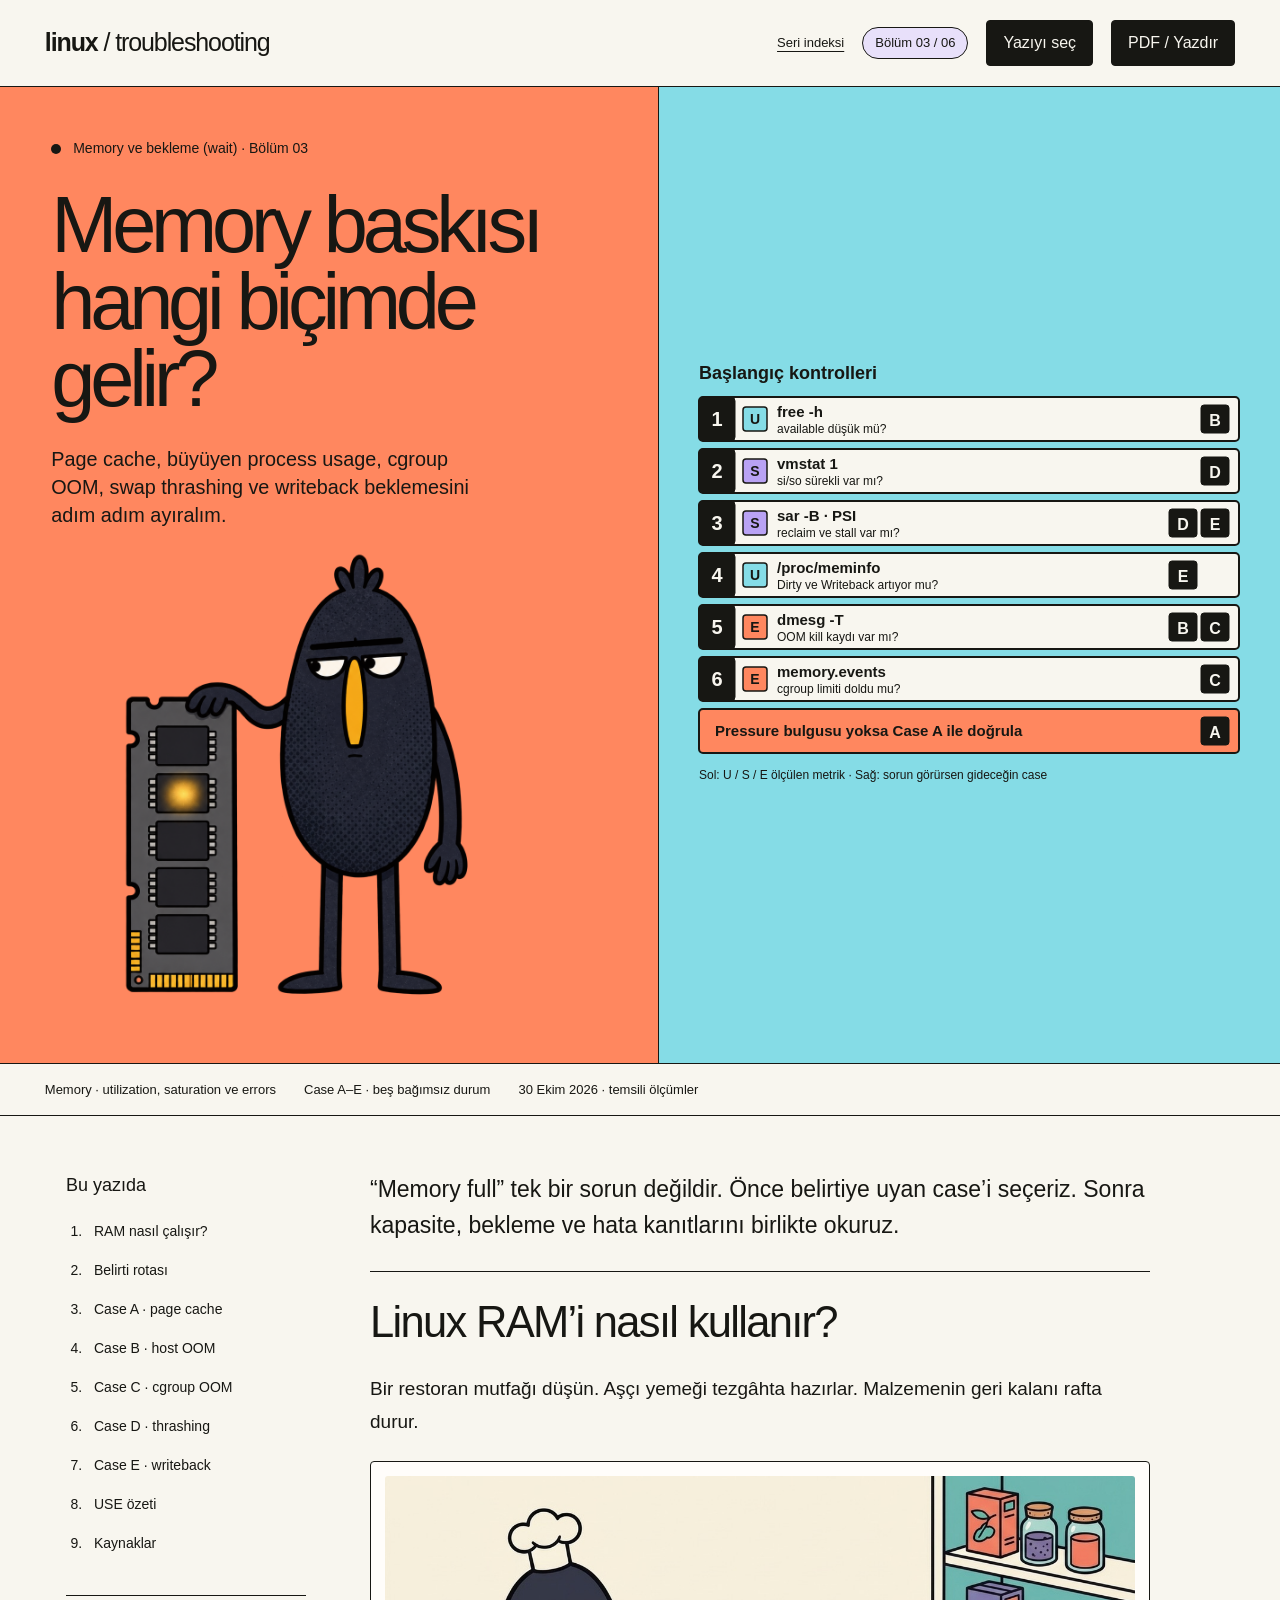
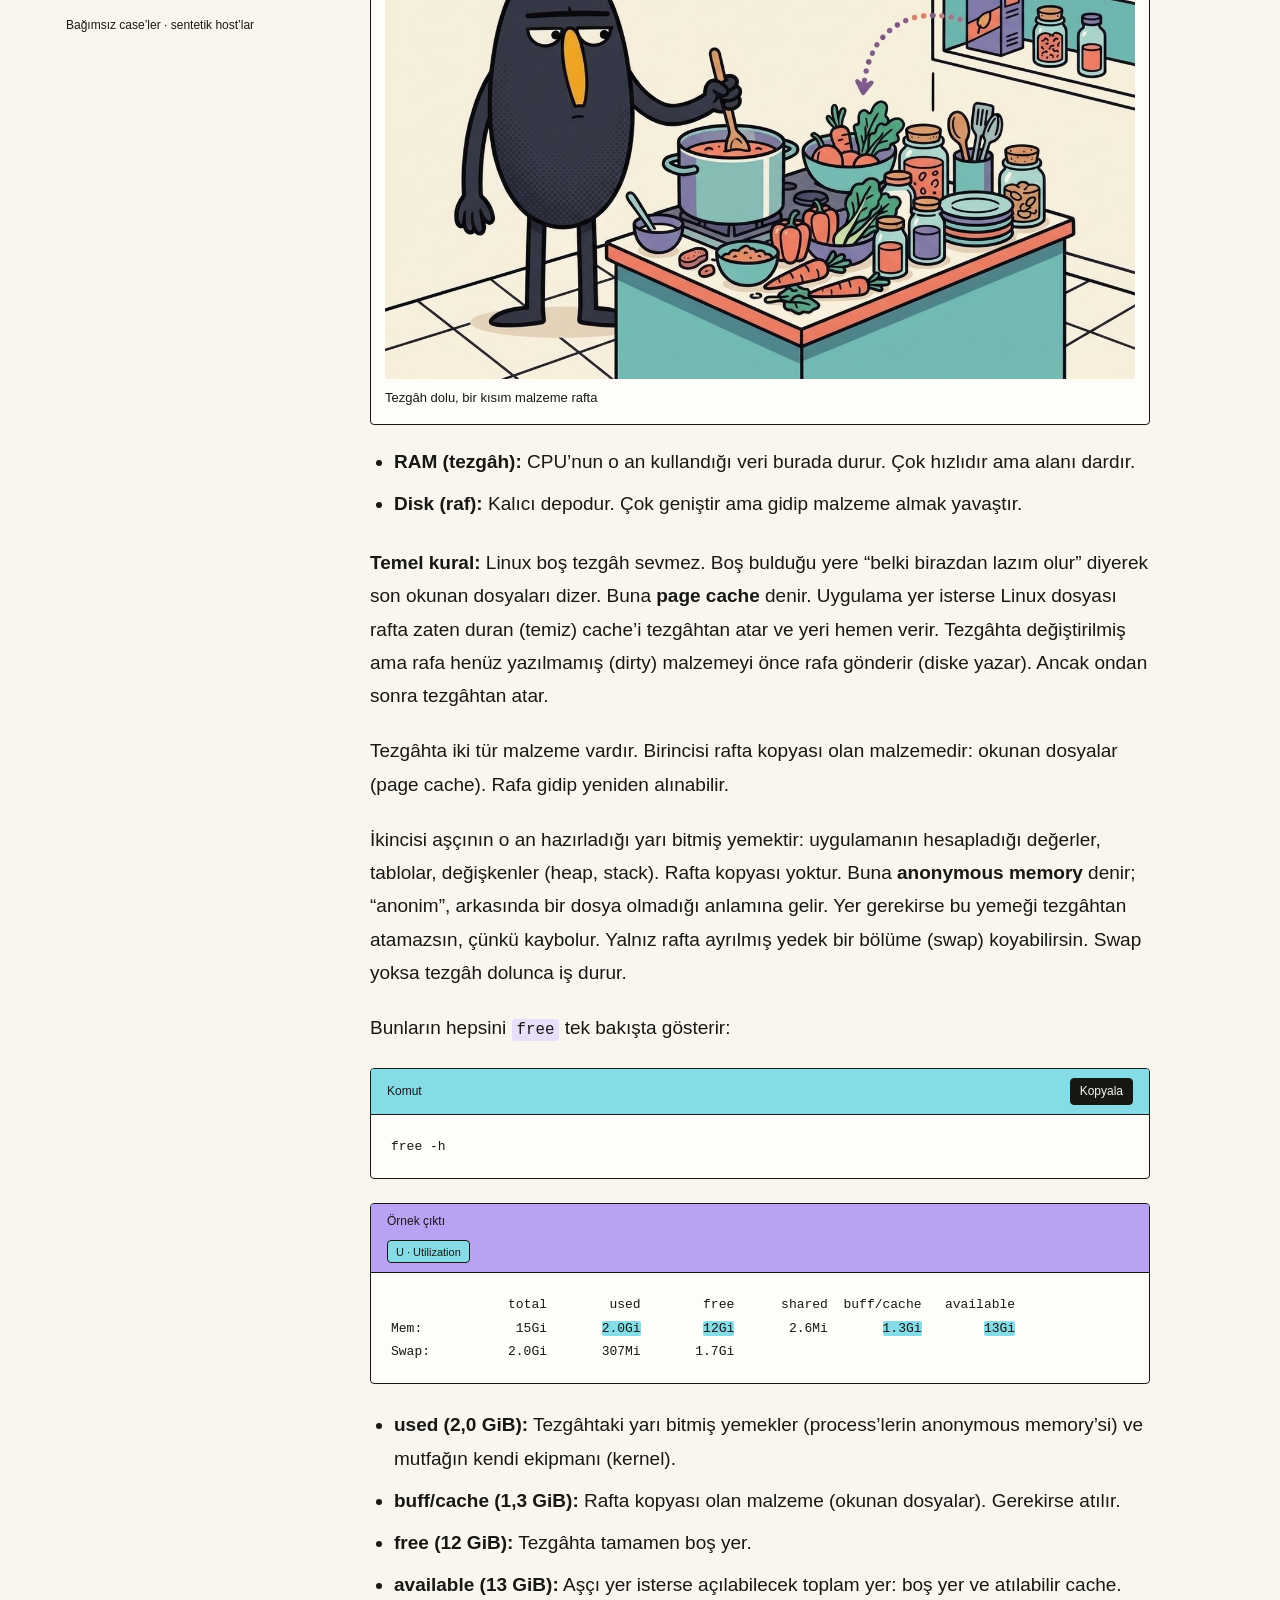
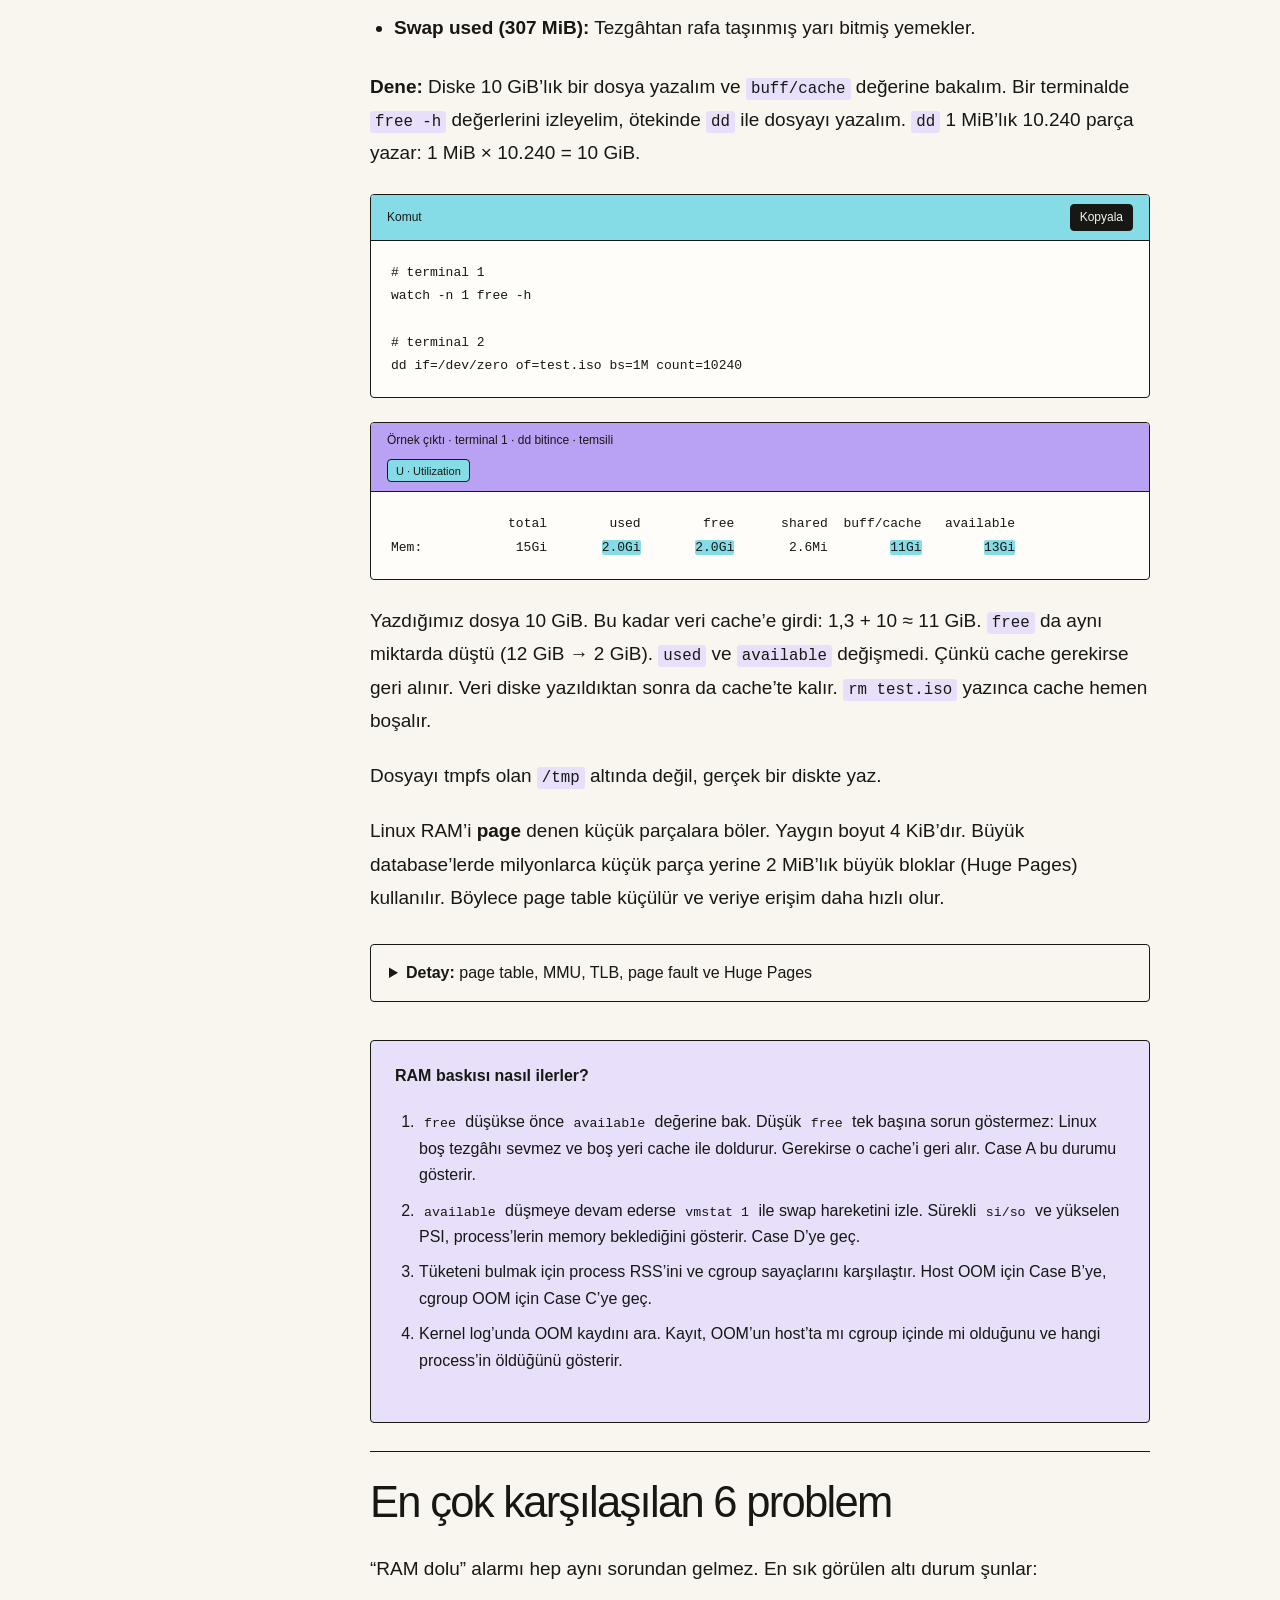
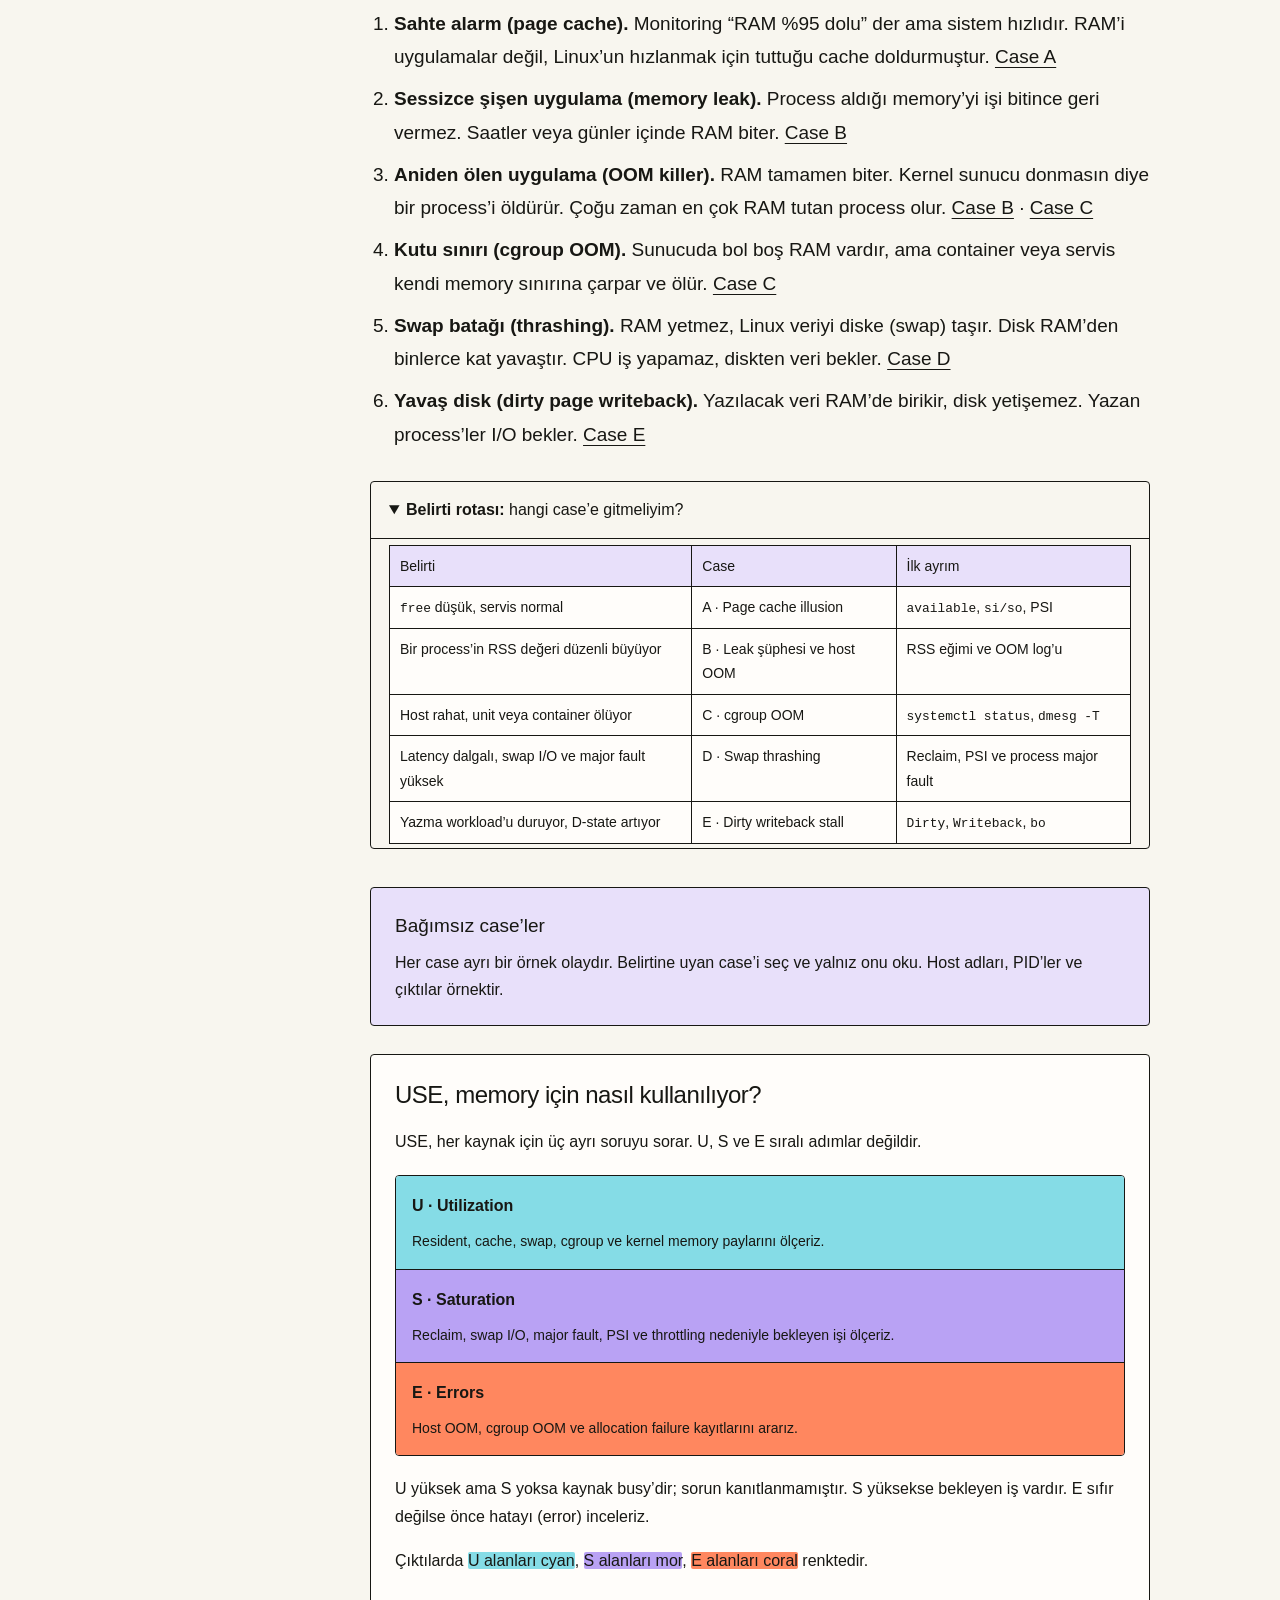
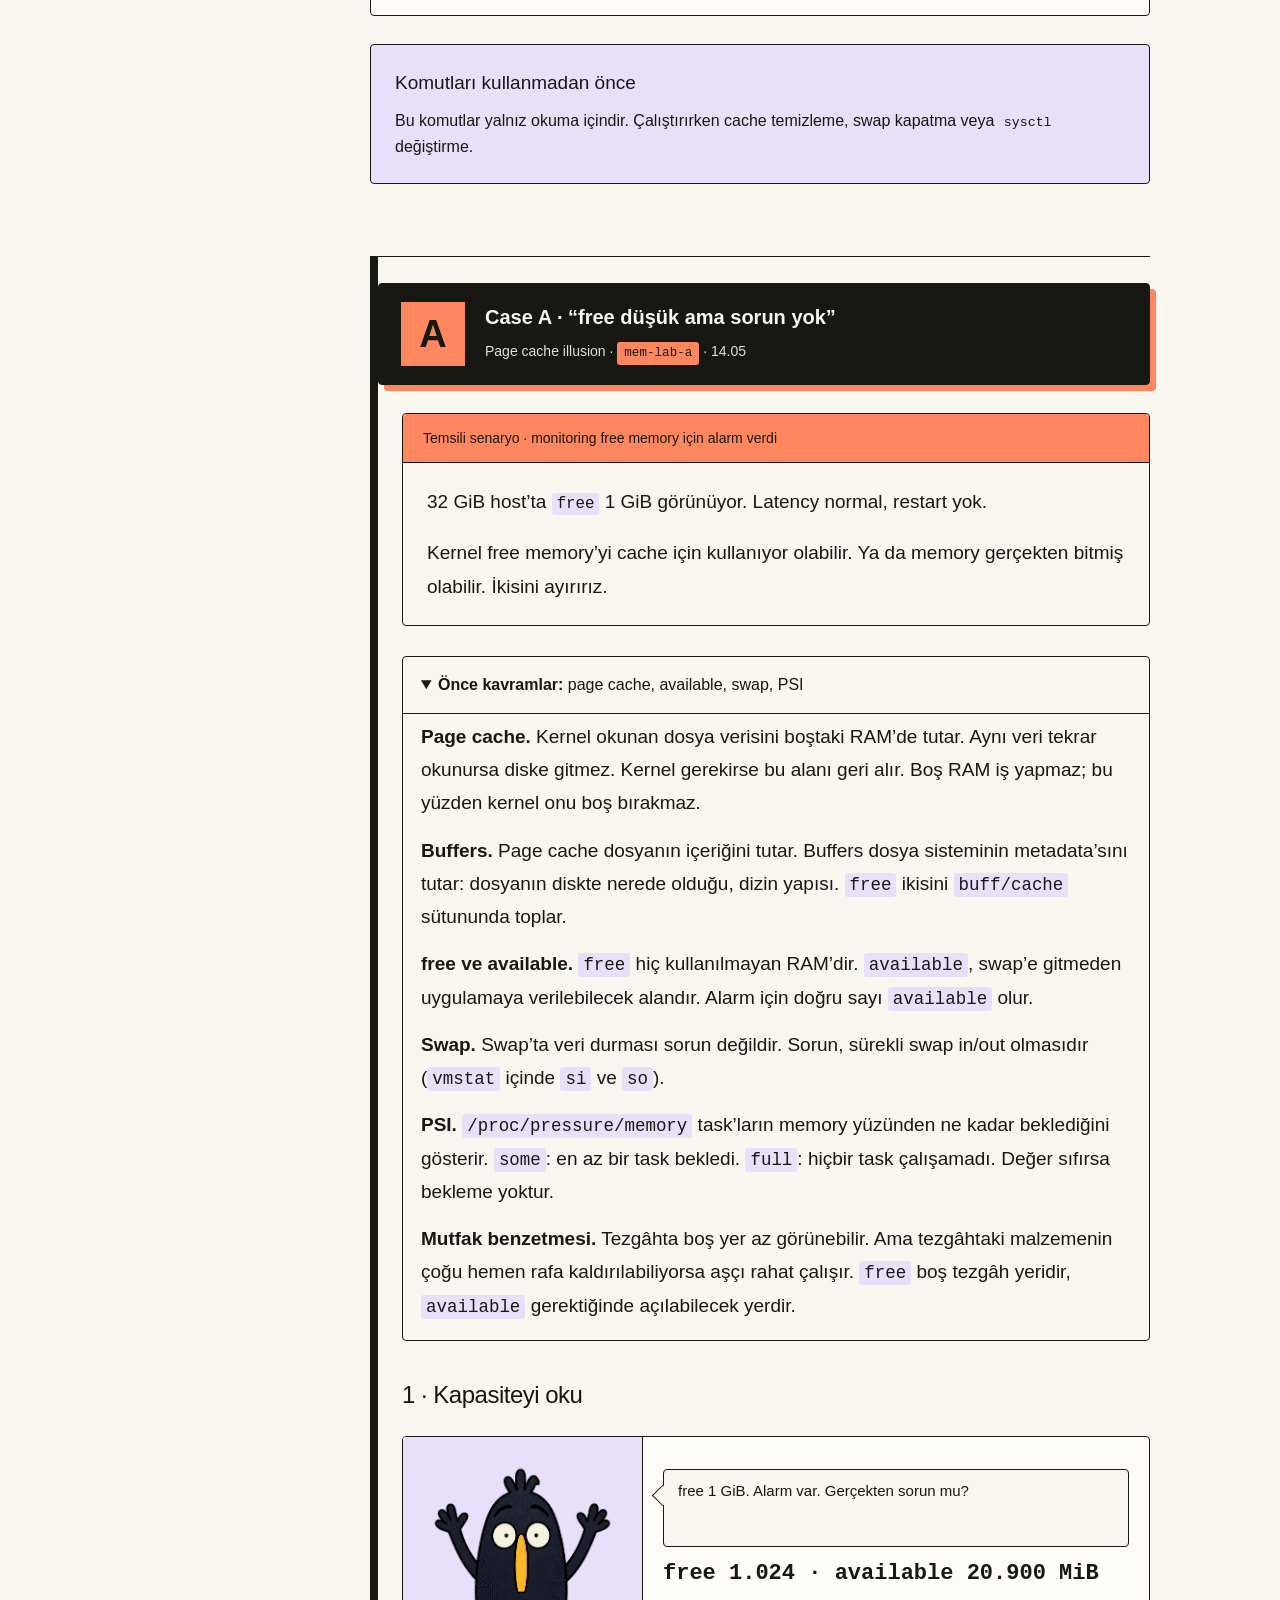
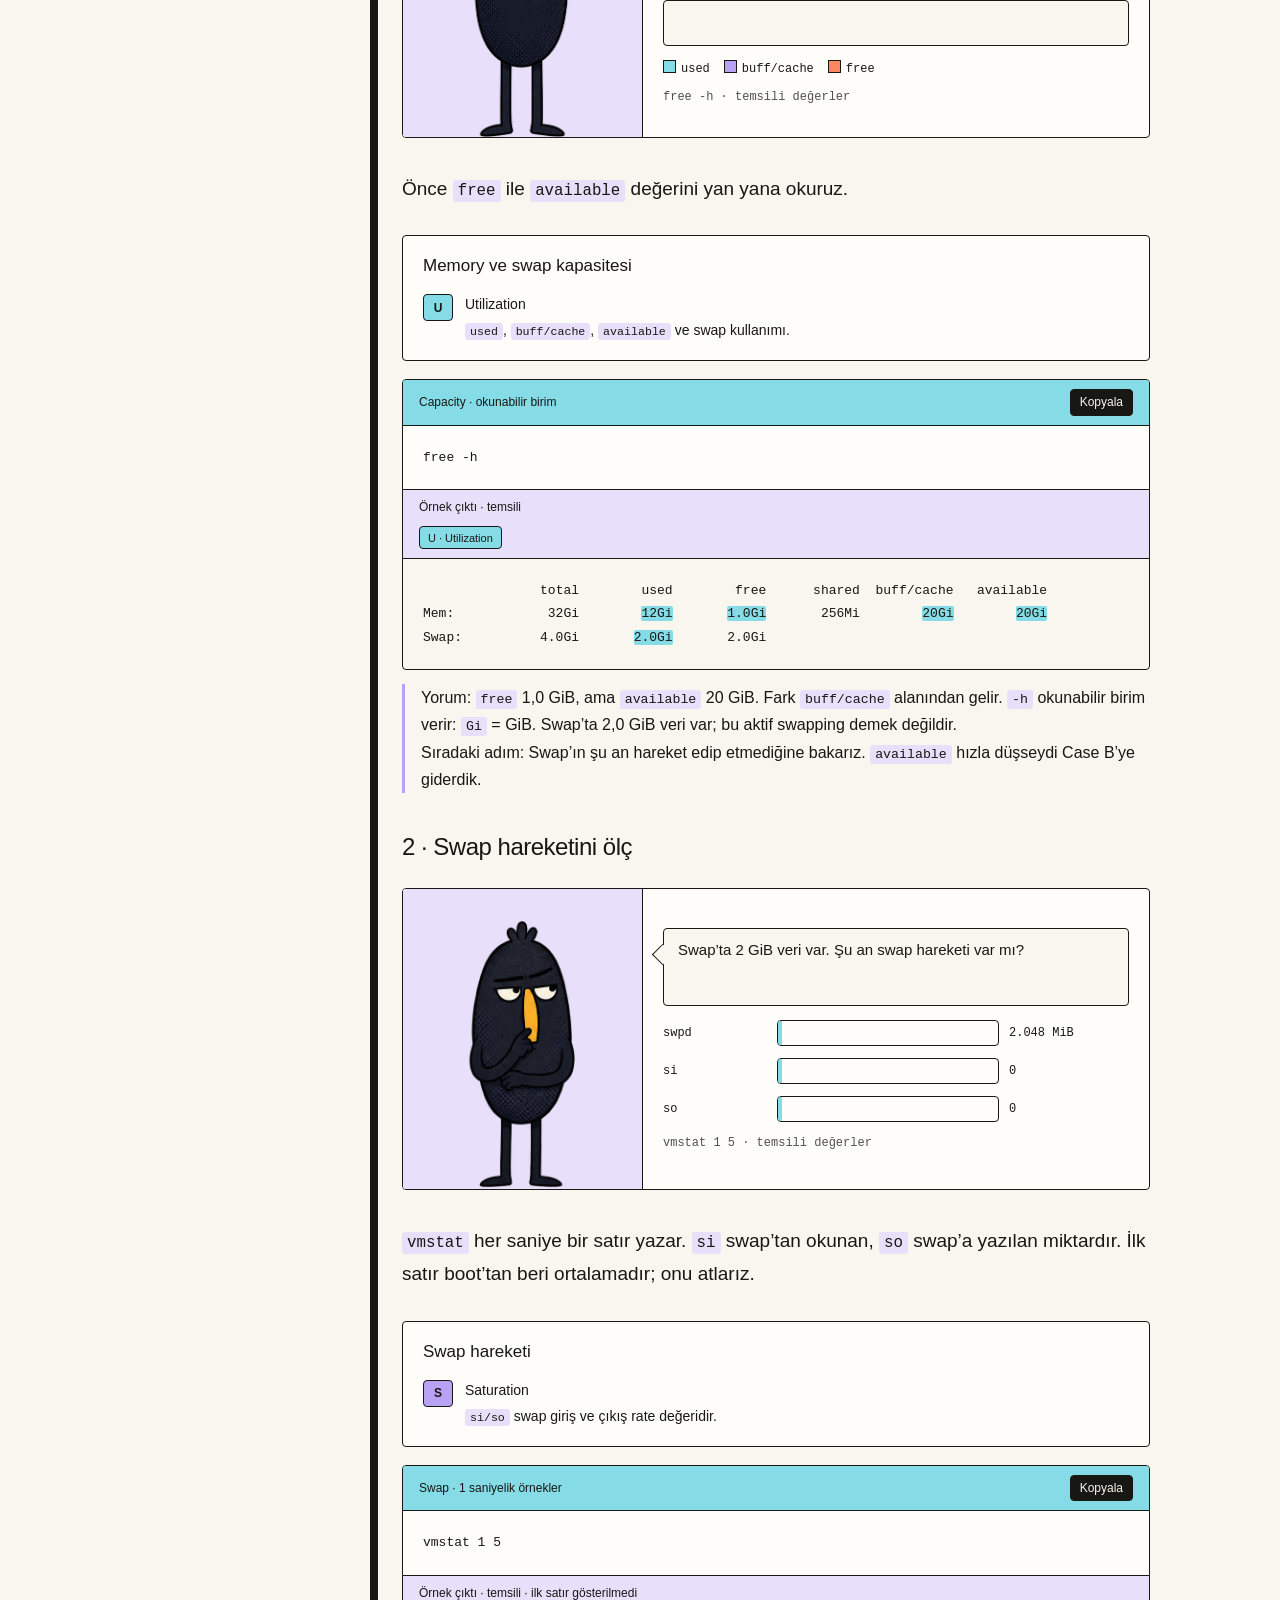
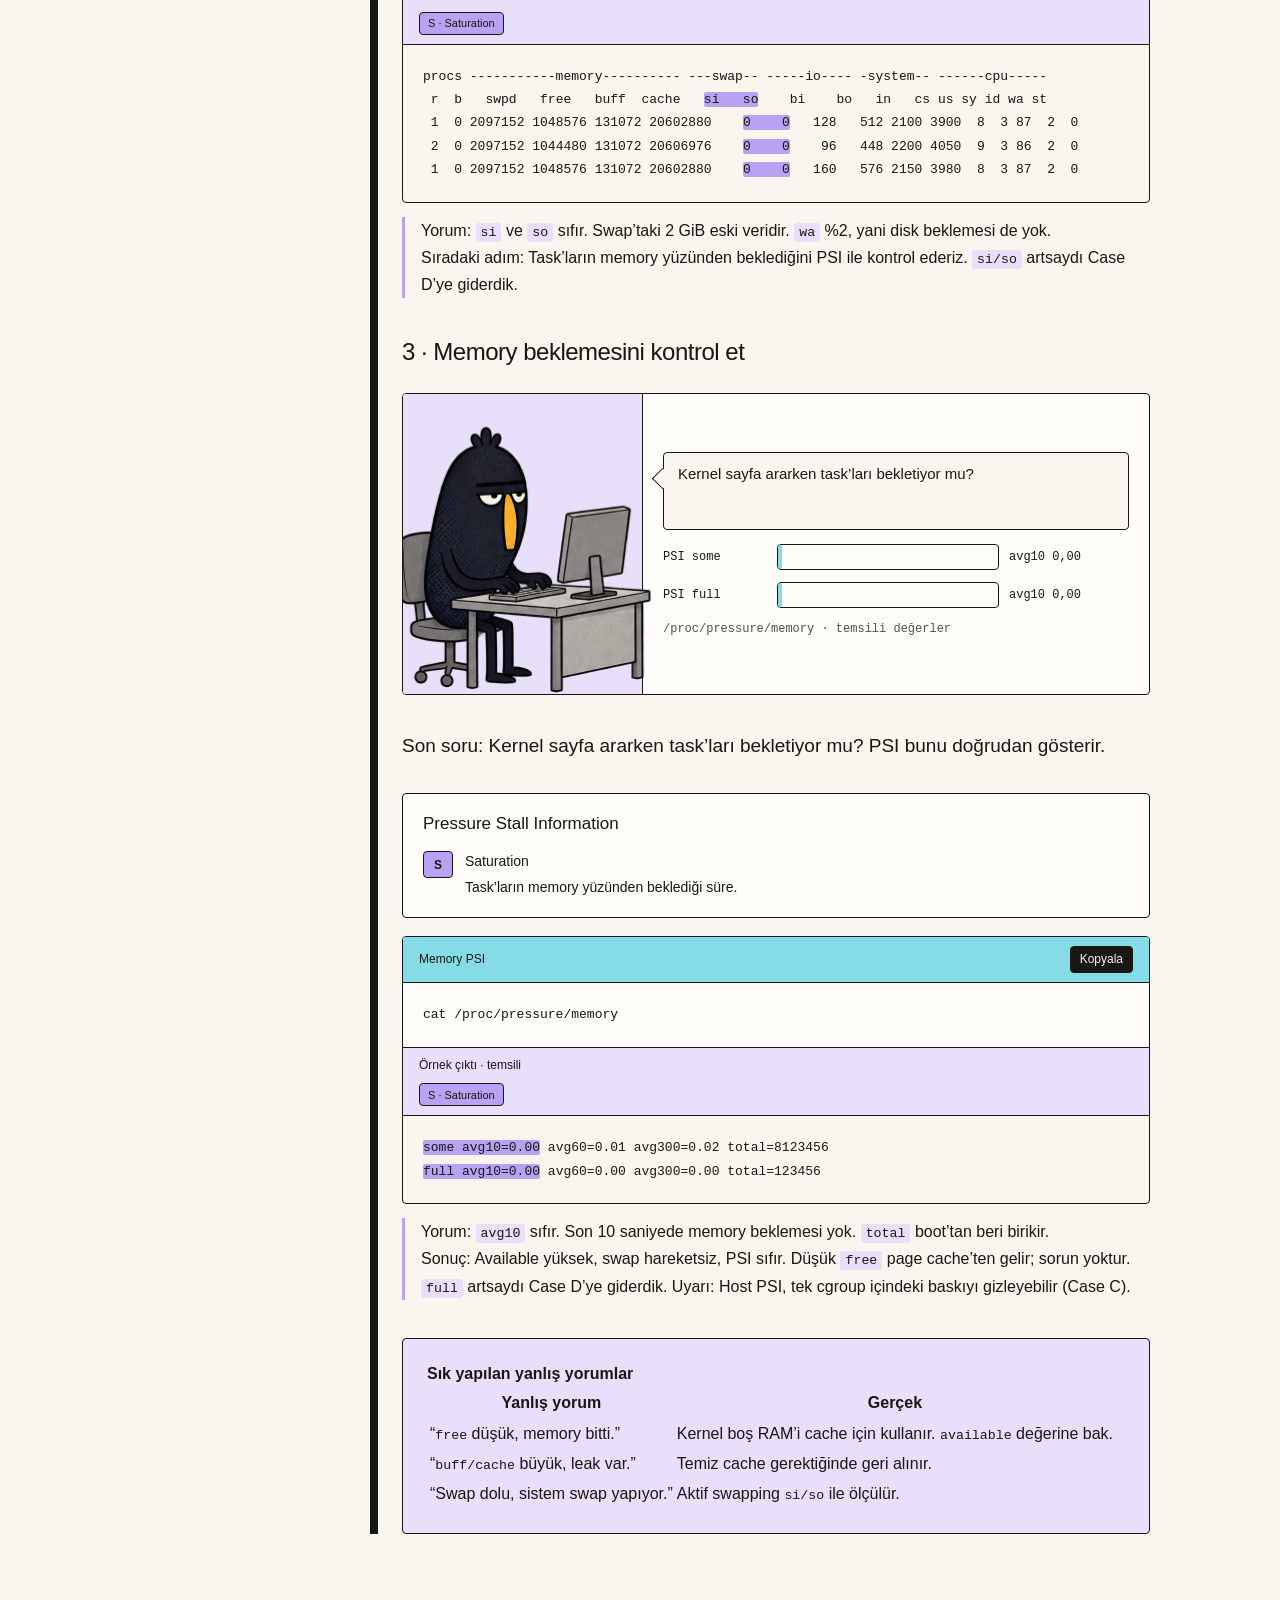
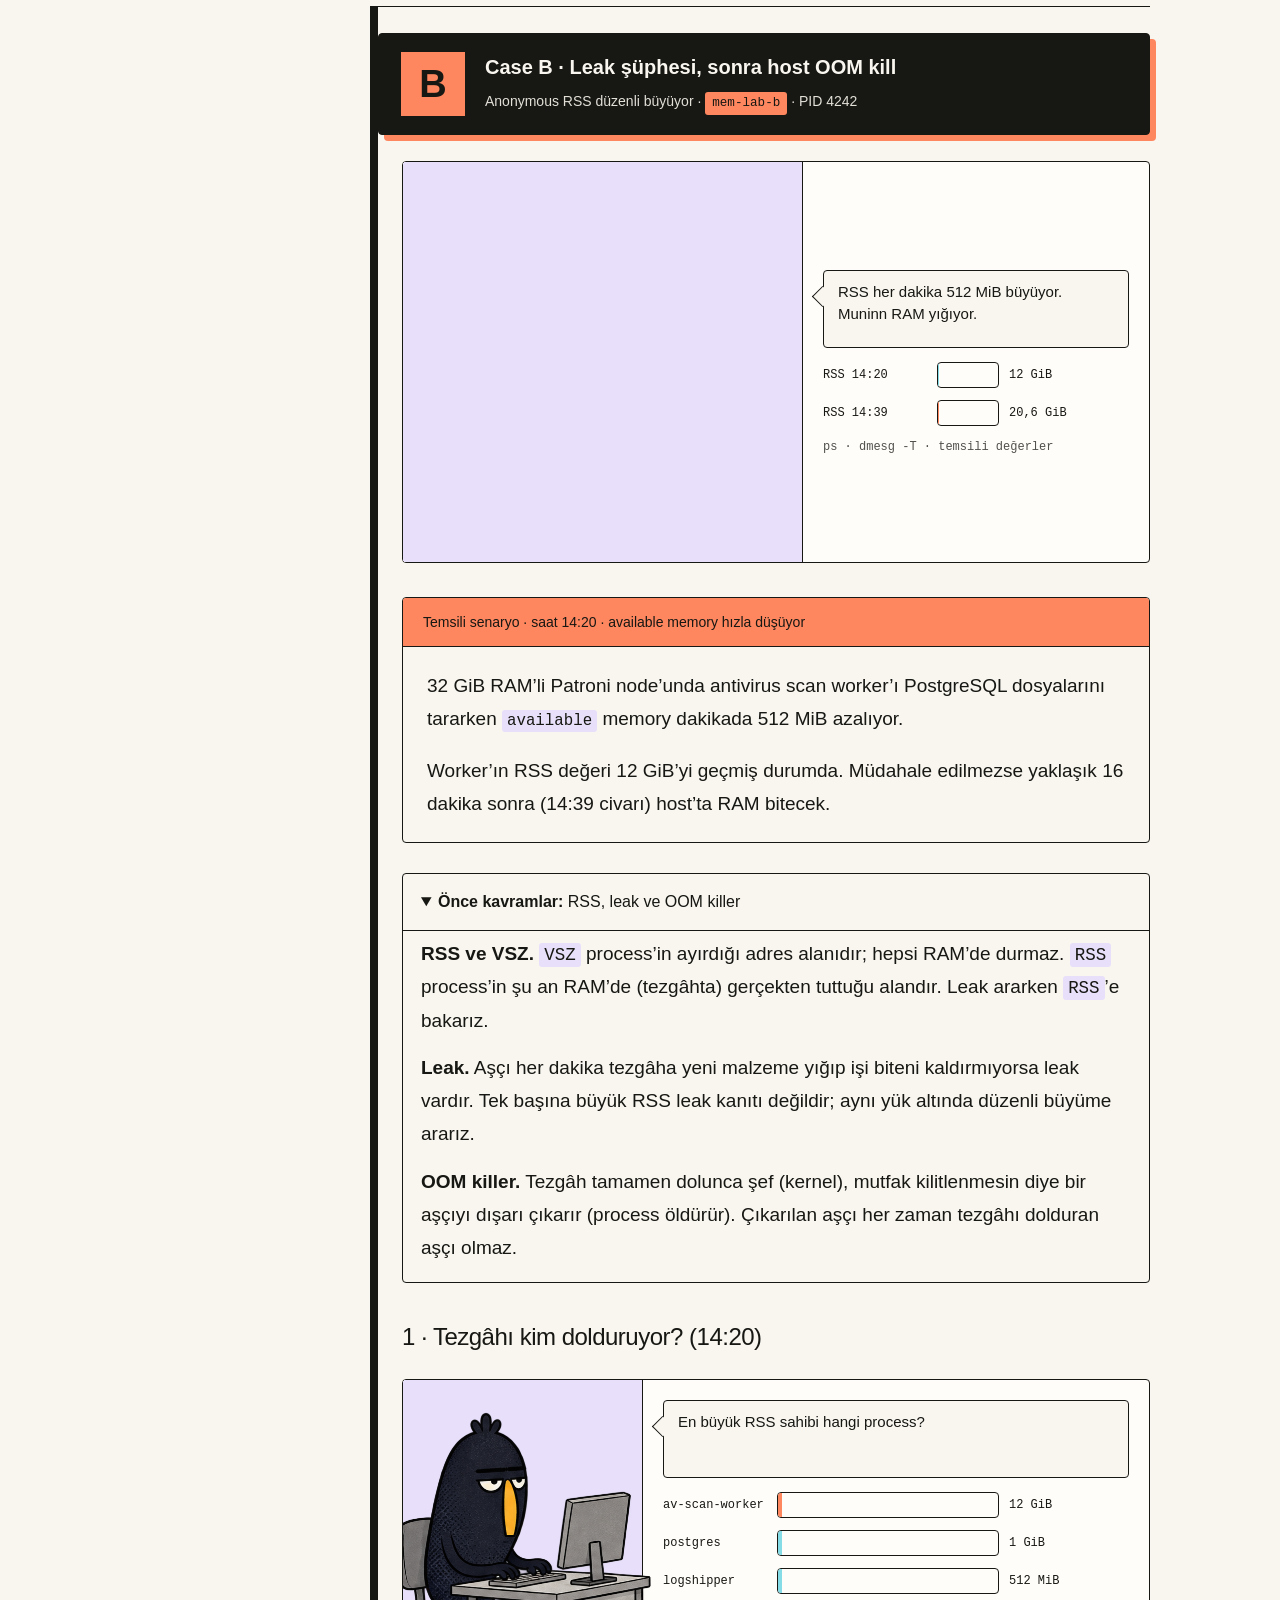
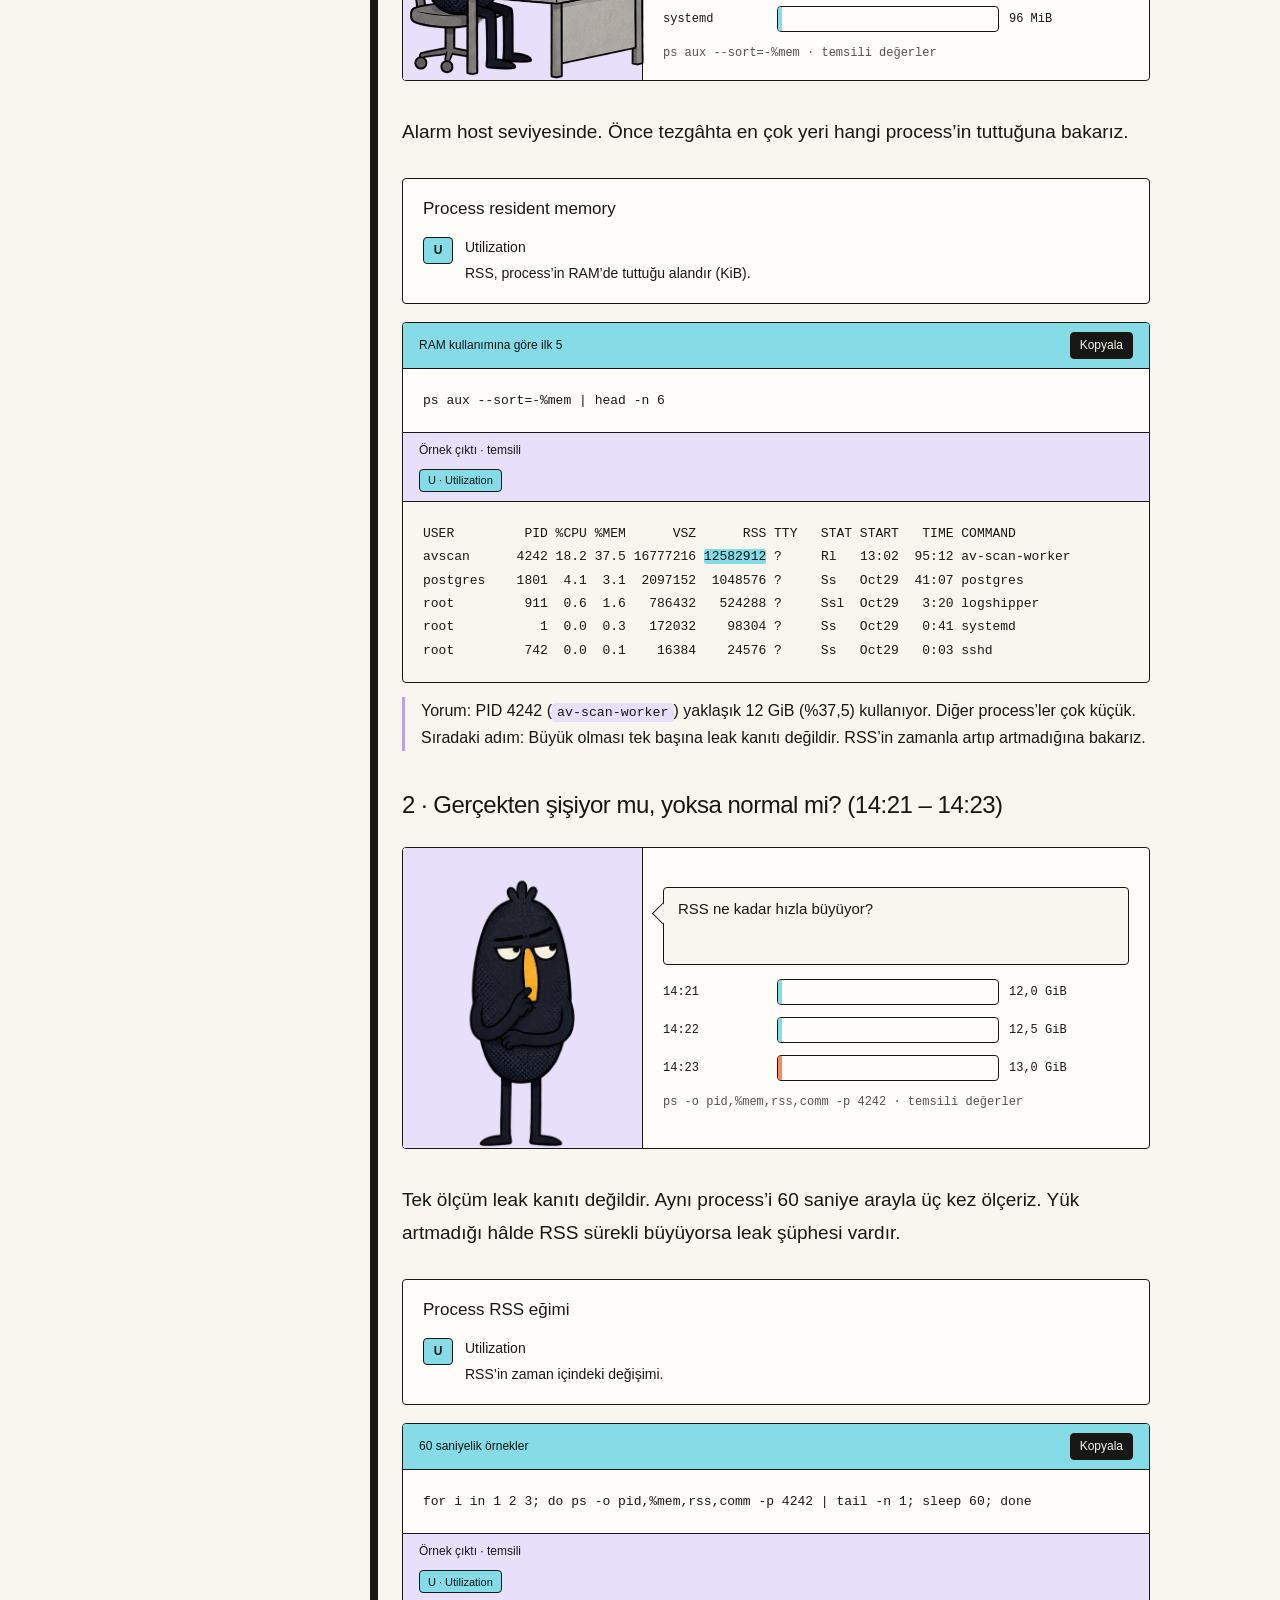
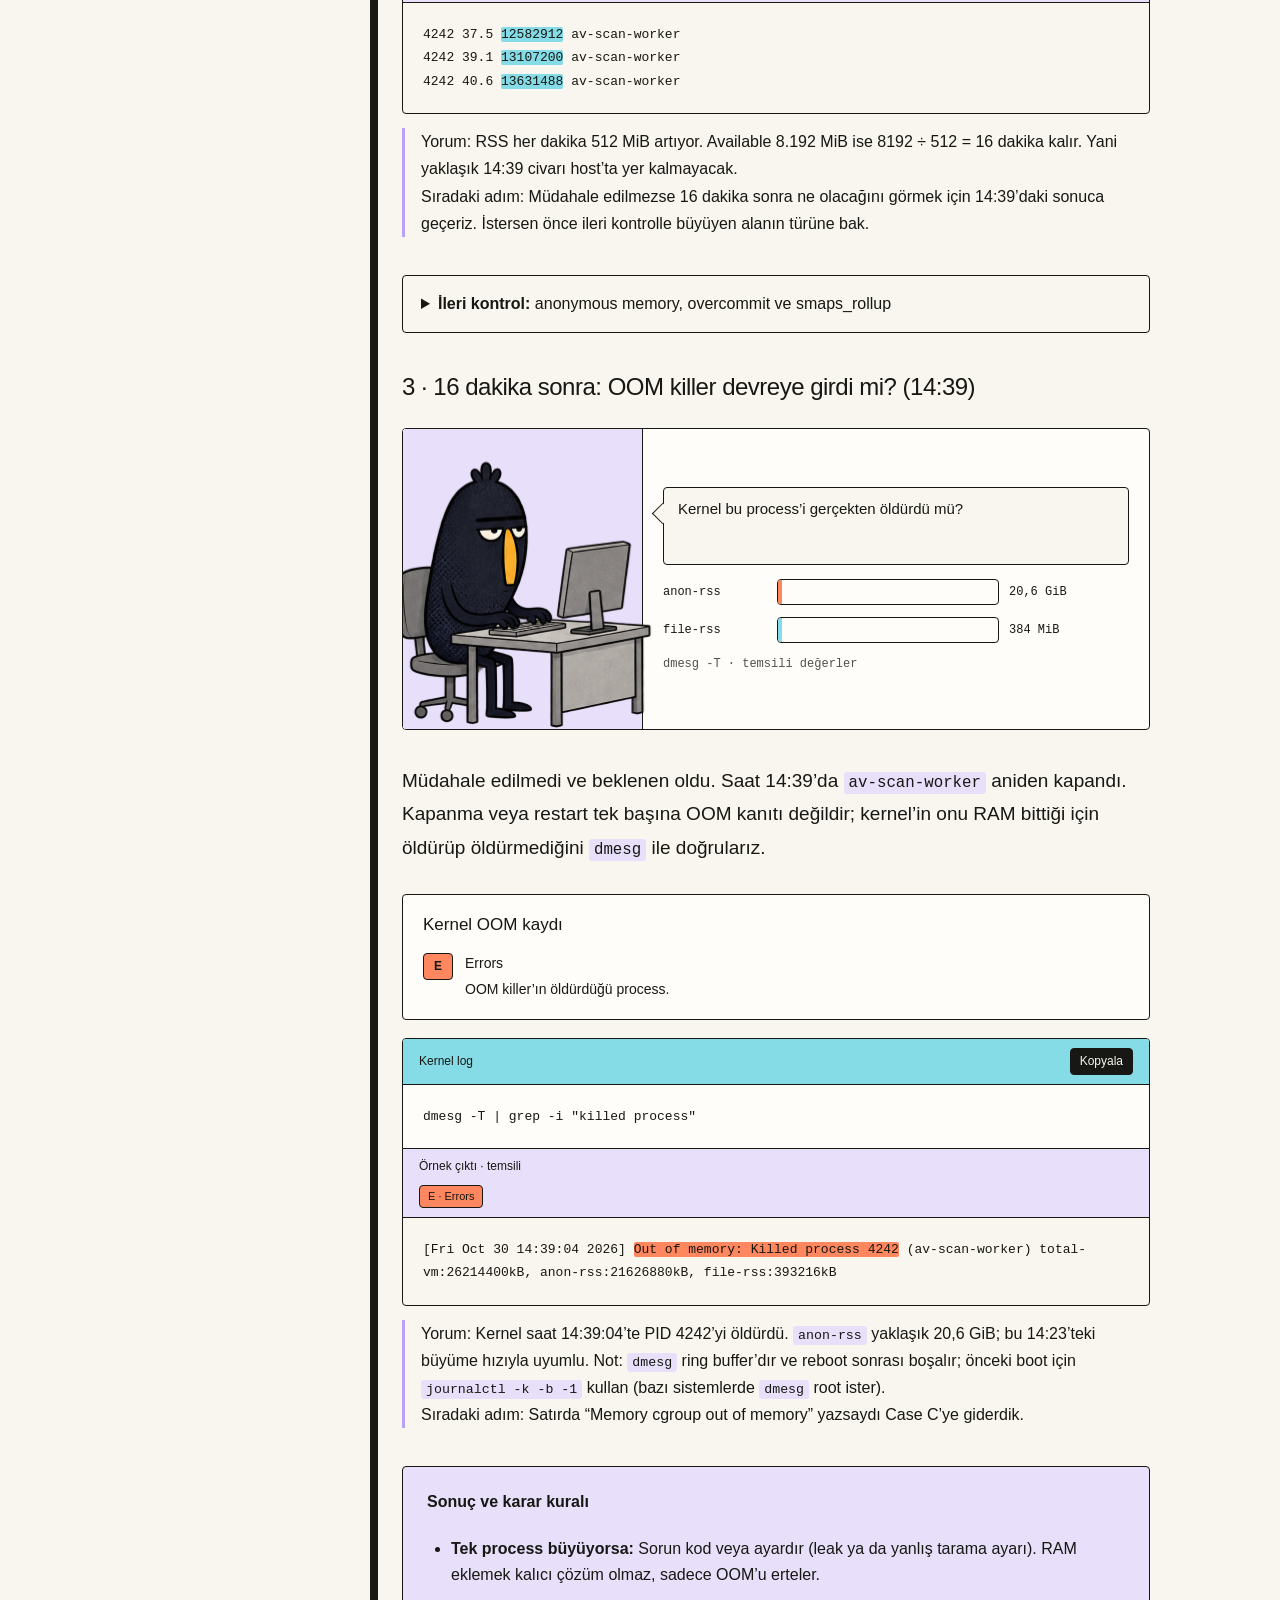
<file: 03-memory-ve-bekleme.html>
<!doctype html>
<html lang="tr">
<head>
<meta charset="utf-8">
<meta name="viewport" content="width=device-width,initial-scale=1">
<meta name="color-scheme" content="light">
<meta name="description" content="Page cache, büyüyen process, cgroup OOM, swap thrashing ve writeback beklemesini adım adım ayıralım.">
<meta property="og:type" content="article">
<meta property="og:locale" content="tr_TR">
<meta property="og:title" content="Memory ve bekleme — Linux Troubleshooting">
<meta property="og:description" content="Page cache, büyüyen process, cgroup OOM, swap thrashing ve writeback beklemesini adım adım ayıralım.">
<meta property="og:url" content="https://guneskursad.github.io/linux-troubleshooting/03-memory-ve-bekleme.html">
<title>Memory ve bekleme — Linux Troubleshooting</title>
<style>
:root{--paper:#f8f6ef;--ink:#171713;--coral:#ff875f;--cyan:#85dce6;--purple:#b9a2f4;--soft:#e8e0fa;--surface:#fffdfa;--line:1.5px solid var(--ink);--sans:Arial,Helvetica,sans-serif;--mono:ui-monospace,SFMono-Regular,Menlo,monospace}
*{box-sizing:border-box}html{scroll-behavior:smooth;scroll-padding-top:24px}body{margin:0;background:var(--paper);color:var(--ink);font:16px/1.5 var(--sans)}h1,h2,h3,p{margin:0}h1,h2,h3{font-weight:400}a{color:inherit;text-underline-offset:4px}button{font:inherit;cursor:pointer;border:var(--line);border-radius:4px;background:var(--ink);color:var(--paper);padding:10px 16px}button:hover{background:var(--coral);color:var(--ink)}:focus-visible{outline:3px solid var(--ink);outline-offset:4px}.skip{position:absolute;left:-9999px}.skip:focus{left:16px;top:16px;padding:10px;background:var(--paper);z-index:5}header{padding:20px 3.5vw;display:flex;align-items:center;justify-content:space-between;gap:20px;border-bottom:var(--line)}.brand{font-size:25px;letter-spacing:-1.1px;font-weight:700}.brand span{font-weight:400}.header-actions{display:flex;align-items:center;gap:12px}.draft{font-size:13px;border:var(--line);border-radius:999px;padding:5px 12px;background:var(--soft)}.hero{display:grid;grid-template-columns:1.06fr 1fr;border-bottom:var(--line);min-height:550px}.hero-copy{background:var(--coral);border-right:var(--line);padding:clamp(28px,4vw,64px);display:flex;flex-direction:column;justify-content:center;align-items:flex-start}.kicker{font-size:14px;display:flex;align-items:center;gap:12px}.kicker:before{content:'';width:10px;height:10px;border-radius:50%;background:var(--ink);flex:none}h1{font-size:clamp(51px,6.2vw,98px);line-height:.97;letter-spacing:-.065em;margin:28px 0}.hero-copy .subtitle{font-size:clamp(17px,1.55vw,22px);line-height:1.4;max-width:39ch}.hero-actions{margin-top:28px;display:flex;gap:20px;align-items:center;flex-wrap:wrap}.primary{background:var(--ink);color:var(--paper);padding:14px 22px;text-decoration:none;border:var(--line);border-radius:4px;font-size:15px}.primary:hover{background:var(--paper);color:var(--ink)}.hero-art{background:var(--cyan);padding:28px;display:flex;align-items:center;justify-content:center;min-width:0}.hero-art svg{width:100%;max-width:560px;height:auto}.strip{border-bottom:var(--line);padding:16px 3.5vw;display:flex;flex-wrap:wrap;gap:12px 28px;font-size:13px}.layout{display:grid;grid-template-columns:240px minmax(0,1fr);gap:64px;max-width:1220px;margin:auto;padding:56px 36px 80px}.contents{align-self:start;position:sticky;top:28px;font-size:14px}.contents strong{font-weight:400;font-size:18px;display:block;margin-bottom:20px}.contents ol{padding-left:20px;margin:0}.contents li{padding:0 0 14px 5px}.contents a{text-decoration:none}.contents a:hover{text-decoration:underline}.contents .reading-note{margin-top:25px;padding-top:20px;border-top:var(--line);font-size:12px;line-height:1.6}.article{min-width:0;max-width:780px;font-size:19px;line-height:1.75}.article>p,.article section>p{margin:0 0 22px}.article .lead{font-size:25px;line-height:1.5;letter-spacing:-.5px;margin-bottom:28px}.article section{padding-top:26px;margin-top:28px;border-top:var(--line)}.article h2{font-size:clamp(30px,3.4vw,45px);line-height:1.12;letter-spacing:-1.7px;margin-bottom:25px;max-width:25ch}.article h3{font-size:24px;line-height:1.3;letter-spacing:-.5px;margin:30px 0 14px}.article ul,.article ol{padding-left:24px;margin:20px 0 26px}.article li+li{margin-top:9px}.article strong{font-weight:700}.article code{font:0.83em/1.5 var(--mono);overflow-wrap:anywhere}.article p code,.article li code{background:var(--soft);padding:2px 5px;border-radius:3px}.code-block{border:var(--line);border-radius:4px;background:var(--surface);margin:24px 0;overflow:hidden}.code-label{display:flex;align-items:center;justify-content:space-between;gap:12px;padding:9px 16px;border-bottom:var(--line);background:var(--cyan);font-size:12px;line-height:1.4}.code-label button{font-size:12px;padding:4px 9px;flex:none}.code-block pre{margin:0;padding:20px;white-space:pre-wrap;overflow-wrap:anywhere;font:13px/1.8 var(--mono)}.code-block pre code{font:inherit}.output .code-label{background:var(--purple)}.callout{padding:22px 24px;border:var(--line);border-radius:4px;background:var(--soft);font-size:16px;line-height:1.65;margin:26px 0}.callout.pink{background:var(--coral)}.callout.purple{background:var(--soft)}.callout p+p{margin-top:10px}.pullquote{font-size:30px;line-height:1.3;letter-spacing:-1px;border-left:5px solid var(--ink);padding:8px 0 8px 24px;margin:32px 0}.citation{font-size:13px;line-height:1.6;margin-top:-8px!important}.scenario{border:var(--line);border-radius:4px;overflow:hidden;margin:28px 0}.scenario-label{background:var(--coral);padding:12px 20px;border-bottom:var(--line);font-size:14px}.scenario-body{padding:22px 24px}.scenario-body p{margin:0 0 18px}.scenario-body p:last-child{margin-bottom:0}.scenario-body ul{margin:16px 0}.formula{font:16px/1.7 var(--mono);padding:18px;border:var(--line);background:var(--surface);border-radius:4px;margin:22px 0;overflow-wrap:anywhere}.sources{font-size:15px;line-height:1.6}.sources li{margin-bottom:12px}.closing{font-size:25px;line-height:1.5;letter-spacing:-.5px}.editor-note{max-width:1220px;margin:0 auto 40px;padding:24px 36px;border-top:var(--line);font-size:13px;line-height:1.7}.editor-note strong{display:block;margin-bottom:8px;font-weight:400;font-size:18px}footer{border-top:var(--line);padding:20px 3.5vw;font-size:12px;display:flex;justify-content:space-between;gap:24px}.copy-status{position:fixed;bottom:24px;left:50%;transform:translateX(-50%);padding:10px 18px;background:var(--soft);border:var(--line);border-radius:4px;font-size:13px;z-index:10}.copy-status:empty{display:none}::selection{background:var(--cyan);color:var(--ink)}
@media(max-width:1000px){.layout{grid-template-columns:190px minmax(0,1fr);gap:36px;padding:40px 28px}.hero{min-height:0}.hero-art{padding:20px}.article{font-size:18px}.hero-copy{padding:36px}.contents{font-size:13px}}
@media(max-width:700px){header{padding:16px 20px;flex-wrap:wrap}.brand{font-size:22px}.header-actions{gap:8px}.header-actions button{font-size:12px;padding:8px 12px}.draft{font-size:12px}.hero{grid-template-columns:1fr}.hero-copy{border-right:0;border-bottom:var(--line);padding:30px 24px}h1{font-size:clamp(51px,9vw,70px);margin:26px 0}.hero-art{padding:24px;min-height:300px}.hero-art svg{max-width:420px}.strip{padding:15px 24px;font-size:12px}.layout{display:block;padding:28px 24px 44px}.contents{position:static;border-bottom:var(--line);padding-bottom:18px;margin-bottom:35px}.contents ol{columns:2;column-gap:28px}.contents li{break-inside:avoid;font-size:12px}.contents strong{margin-bottom:18px}.contents .reading-note{display:none}.article{font-size:18px;line-height:1.75}.article .lead{font-size:23px}.article h2{font-size:34px;letter-spacing:-1.2px}.article h3{font-size:23px}.code-block pre{padding:16px;font-size:12px}.callout{padding:18px;font-size:15px}.scenario-body{padding:18px}.pullquote{font-size:26px;padding-left:18px}.formula{font-size:13px}.editor-note{padding:22px 24px}.closing{font-size:23px}footer{padding:20px 24px;flex-direction:column;gap:8px}}
@media(prefers-reduced-motion:reduce){html{scroll-behavior:auto}}
@media print{header,.contents,.strip,.hero-actions,.editor-note,footer,.code-label button,.copy-status{display:none!important}.hero{display:block;min-height:0;border-bottom:var(--line)}.hero-copy{background:white;border:0;padding:0 0 24px}.hero-art{display:none}h1{font-size:40pt;max-width:20ch}.hero-copy .subtitle{font-size:14pt}.layout{display:block;padding:30px 0}.article{max-width:none;font-size:12pt}.article h2{font-size:24pt}.article h3{font-size:17pt}.code-block,.scenario,.callout{break-inside:avoid}.code-block pre{font-size:9pt}.article a{text-decoration:none}.citation,.sources{font-size:10pt}body{background:white}section{break-inside:auto}.article h2,.article h3{break-after:avoid}}

/* Keep commands, illustrative output and editorial notes visually distinct. */
.command-example{margin:30px 0 38px}.command-example .code-block{margin:0;border-radius:4px 4px 0 0}.command-example .output{margin-top:-1px;border-radius:0 0 4px 4px;background:var(--paper)}.command-example .output .code-label{background:var(--soft)}.command-example .example-read{font-size:16px;line-height:1.7;margin:14px 0 0;padding-left:16px;border-left:3px solid var(--purple)}.example-read strong{font-weight:400}.editorial-note{background:var(--soft)}.editorial-note>strong{display:block;margin-bottom:9px;font-weight:400;font-size:19px}.editorial-note p{margin:0}.output pre{color:var(--ink)}
@media(max-width:700px){.command-example{margin:24px 0 30px}.command-example .example-read{font-size:15px}.output pre{font-size:11px;line-height:1.8}}

/* USE labels describe the metric being read, rather than the command name alone. */
.use-overview{border:var(--line);border-radius:4px;margin:28px 0;padding:24px;background:var(--surface)}.use-overview h3{margin:0 0 18px}.use-overview>p{font-size:16px;margin:16px 0}.use-overview dl{display:grid;grid-template-columns:repeat(3,minmax(0,1fr));gap:0;border:var(--line);border-radius:4px;overflow:hidden}.use-overview dl>div{padding:16px;border-right:var(--line);background:var(--cyan)}.use-overview dl>div:nth-child(2){background:var(--purple)}.use-overview dl>div:last-child{border:0;background:var(--coral)}.use-overview dt{font-size:16px;font-weight:700}.use-overview dd{margin:10px 0 0;font-size:14px;line-height:1.6}.use-mapping{display:flex;align-items:center;flex-wrap:wrap;gap:7px;font-size:13px;margin:0 0 12px;line-height:1.5}.use-mapping p{flex-basis:100%;font-size:13px;line-height:1.6;margin:2px 0 0;max-width:85ch}.use-chip{display:inline-grid;place-items:center;min-width:27px;min-height:27px;padding:3px 8px;border:1px solid var(--ink);border-radius:4px;font:700 12px var(--sans);background:var(--paper)}.use-chip.u{background:var(--cyan)}.use-chip.s{background:var(--purple)}.use-chip.e{background:var(--coral)}.use-chip.context{font-weight:400;background:var(--soft)}.use-resource{font-size:13px;margin-left:4px}.use-section-note{font-size:14px;line-height:1.7;background:var(--soft);border-left:3px solid var(--purple);padding:14px 18px;margin-bottom:24px!important}.use-section-note strong{font-weight:400}
@media(max-width:700px){.use-overview{padding:18px}.use-overview dl{grid-template-columns:1fr}.use-overview dl>div{border-right:0;border-bottom:var(--line)}.use-section-note{font-size:13px;padding:12px 14px}}

/* Stack each USE dimension and share its color with the corresponding output fields. */
.use-mapping{display:block;margin-bottom:18px;padding:18px 20px;border:var(--line);border-radius:4px;background:var(--surface)}.use-resource{font-size:17px;font-weight:400;margin:0 0 16px;line-height:1.4}.use-item{display:grid;grid-template-columns:30px minmax(0,1fr);align-items:start;column-gap:12px;margin:0 0 14px}.use-item:last-child{margin-bottom:0}.use-item>div{min-width:0}.use-item strong{display:block;font-size:14px;font-weight:400;line-height:1.5}.use-item p{font-size:14px;line-height:1.65;margin:4px 0 0}.use-chip{min-width:27px;min-height:27px}.use-context-row strong{display:block;font-size:13px;font-weight:400;margin-bottom:4px}.use-context-row p,.use-mapping .use-footnote{font-size:13px;line-height:1.65;margin:0}.use-mapping .use-footnote{margin-top:14px;padding-top:12px;border-top:1px solid var(--ink)}.output .code-label{align-items:flex-start;flex-direction:column;gap:10px}.output-color-key{display:flex;gap:6px;flex-wrap:wrap}.output-color-key .use-chip{font-size:11px;min-height:23px;font-weight:400}.metric{color:var(--ink);font:inherit;padding:0;border-radius:2px;background:transparent}.metric-u{background:var(--cyan)}.metric-s{background:var(--purple)}.metric-e{background:var(--coral)}.use-overview dl{grid-template-columns:1fr}.use-overview dl>div{border-right:0;border-bottom:var(--line)}.use-overview dl>div:last-child{border-bottom:0}
@media(max-width:700px){.use-mapping{padding:16px}.use-item{column-gap:10px}.use-item p{font-size:13px}.output-color-key .use-chip{font-size:10px}}
@media print{.metric{-webkit-print-color-adjust:exact;print-color-adjust:exact}.use-mapping{break-inside:avoid}}

/* Show independent cases explicitly, and keep the load explanation on separate lines. */
.case-heading{padding:16px 20px;margin:0 0 24px;border:var(--line);border-radius:4px;background:var(--soft)}.case-heading strong{display:block;font-size:16px;font-weight:400;line-height:1.5}.case-heading p{font-size:14px;line-height:1.65;margin:6px 0 0}.load-reading{display:block;margin-top:10px}.load-reading:first-of-type{margin-top:0}

.series-top{display:flex;gap:18px;align-items:center;flex-wrap:wrap}.series-top a{font-size:13px}.series-position{font-size:12px}.series-bottom{display:flex;justify-content:space-between;gap:18px;flex-wrap:wrap;padding:24px 3.5vw;border-top:var(--line);font-size:14px}.series-cards{display:grid;grid-template-columns:repeat(2,minmax(0,1fr));gap:22px;max-width:1220px;margin:auto;padding:40px 36px}.series-card{display:flex;flex-direction:column;border:var(--line);border-radius:4px;padding:26px;background:var(--surface);text-decoration:none;min-width:0}.series-card:hover{background:var(--soft)}.series-card .number{font:14px var(--mono);margin-bottom:24px}.series-card h2{font-size:32px;line-height:1.15;letter-spacing:-1px;margin:0 0 15px}.series-card p{font-size:16px;line-height:1.65;max-width:48ch}.series-card .case-name{margin-top:24px;padding-top:14px;border-top:1px solid var(--ink);font-size:13px}.post-intro{font-size:23px;line-height:1.55;margin-bottom:28px}.series-overview{max-width:1220px;margin:auto;padding:30px 36px;font-size:18px;line-height:1.7}.series-card:nth-child(3n+1) .number{color:var(--ink);background:var(--coral);align-self:start;padding:4px 10px;border:var(--line);border-radius:4px}.series-card:nth-child(3n+2) .number{background:var(--cyan);align-self:start;padding:4px 10px;border:var(--line);border-radius:4px}.series-card:nth-child(3n) .number{background:var(--purple);align-self:start;padding:4px 10px;border:var(--line);border-radius:4px}
@media(max-width:700px){.series-cards{grid-template-columns:1fr;padding:24px}.series-card h2{font-size:29px}.series-top{gap:10px}.series-overview{padding:24px}.series-bottom{padding:24px}.post-intro{font-size:21px}}
@media print{.series-top,.series-bottom{display:none!important}}

/* Process state diagram and sample top rows, scoped to .ps. */
.ps{margin:30px 0 38px;border:var(--line);border-radius:4px;background:var(--paper)}.ps>summary{cursor:pointer;padding:14px 18px;font-size:16px}.ps[open]>summary{border-bottom:var(--line)}.ps>.ps-body{padding:6px 18px 4px}.ps p{margin:0 0 14px}.ps code{font-family:var(--mono);font-size:.92em}
.ps .fig{border:var(--line);border-radius:4px;background:var(--surface);padding:16px;margin:20px 0}
.memory-foundation .memory-art,.memory-foundation .memory-diagram{border:var(--line);border-radius:4px;background:var(--surface);padding:14px;margin:20px 0}.memory-foundation .memory-art img,.memory-foundation .memory-art video{display:block;width:100%;height:auto;border-radius:3px}.memory-foundation .memory-art figcaption{font-size:13px;margin-top:8px}.memory-foundation .memory-diagram svg{display:block;width:100%;height:auto}.memory-foundation .memory-note{margin-top:24px}
.ps svg{width:100%;height:auto;display:block}.ps svg text{font-family:var(--sans);fill:var(--ink)}
.ps .node{fill:var(--surface);stroke:var(--ink);stroke-width:1.5}.ps .n-load{fill:var(--coral)}.ps .n-idle{fill:var(--cyan)}.ps .n-other{fill:var(--soft)}
.ps .edge{fill:none;stroke:var(--ink);stroke-width:1.5;marker-end:url(#ps-arr)}
.ps .lbl{font-size:12px}.ps .big{font-size:15px}.ps .tag{font-size:12px;font-family:var(--mono)}
.ps table{width:100%;border-collapse:collapse;border:var(--line);background:var(--surface);font-size:14px}
.ps th,.ps td{border:var(--line);padding:8px 10px;text-align:left;vertical-align:top}.ps th{background:var(--soft);font-weight:400}
.ps td.s{font-family:var(--mono);text-align:center;width:48px}
.ps tr.load td.s{background:var(--coral)}.ps tr.idle td.s{background:var(--cyan)}.ps tr.other td.s{background:var(--soft)}
.ps .note{border-left:3px solid var(--purple);padding:4px 0 4px 14px;font-size:14px;margin-top:14px}
.ps .key span{display:inline-block;border:var(--line);border-radius:4px;padding:2px 8px;margin:0 8px 6px 0;font-size:13px}
.ps .step circle{fill:var(--ink)}.ps .step text{fill:var(--paper);font-size:12px;font-weight:700}
@media(max-width:700px){.ps .fig{padding:10px}.ps table{font-size:12px}.ps th,.ps td{padding:6px}}

/* Highlight the contents entry for the section currently in view. */
.contents a{display:block;padding:2px 8px;margin-left:-8px;border-left:3px solid transparent;border-radius:0 4px 4px 0}
.contents a.active{background:var(--cyan);border-left-color:var(--ink);font-weight:700}
@media print{.contents a.active{background:none;border-left-color:transparent}}

/* Case identity: dark band, left rail, sticky bar */
article{counter-reset:cs}
section[id^="case-"]{counter-increment:cs;border-left:8px solid var(--ink);padding-left:24px;margin:72px 0;scroll-margin-top:48px}
section[id^="case-"] .case-heading{display:grid;grid-template-columns:auto 1fr;column-gap:20px;align-items:center;background:var(--ink);color:var(--paper);box-shadow:6px 6px 0 var(--coral);padding:18px 22px;margin-left:-24px}
section[id^="case-"] .case-heading::before{content:counter(cs,upper-alpha);grid-row:1/3;display:grid;place-items:center;width:64px;height:64px;background:var(--coral);color:var(--ink);font:700 38px/1 var(--sans)}
section[id^="case-"] .case-heading strong{font-size:20px;font-weight:700}
section[id^="case-"] .case-heading p{color:#e2e0d7;opacity:1}section[id^="case-"] .case-heading p code{display:inline-block;background:var(--coral);color:var(--ink);padding:2px 7px;border-radius:3px;font-size:.9em}
.case-bar{position:fixed;top:0;left:0;right:0;z-index:60;background:var(--ink);color:var(--paper);padding:8px 20px;font-size:14px;transform:translateY(-100%);transition:transform .15s}
.case-bar.on{transform:none}
.case-bar b{background:var(--coral);color:var(--ink);padding:1px 8px;margin-right:10px}
@media(max-width:700px){section[id^="case-"]{padding-left:14px;border-left-width:6px}section[id^="case-"] .case-heading{margin-left:-14px;grid-template-columns:1fr}section[id^="case-"] .case-heading::before{grid-row:auto;width:48px;height:48px;font-size:28px;margin-bottom:10px}}
@media print{.case-bar{display:none!important}section[id^="case-"] .case-heading{box-shadow:none;-webkit-print-color-adjust:exact;print-color-adjust:exact}}
.chk{margin:10px 0 18px;border:var(--line);border-radius:4px;background:var(--surface)}.chk>summary{cursor:pointer;padding:8px 12px;font-size:14px;font-weight:700}.chk-body{padding:0 12px 6px}</style>
<link rel="stylesheet" href="muninn/muninn.css?v=5"></head>
<body><header><div class="brand">linux<span> / troubleshooting</span></div><div class="series-top"><a href="index.html">Seri indeksi</a><span class="draft">Bölüm 03 / 06</span><button id="select-article" type="button">Yazıyı seç</button><button id="print" type="button">PDF / Yazdır</button></div></header>
<div class="hero"><div class="hero-copy"><p class="kicker">Memory ve bekleme (wait) · Bölüm 03</p><h1>Memory baskısı<br>hangi biçimde gelir?</h1><p class="subtitle">Page cache, büyüyen process usage, cgroup OOM, swap thrashing ve writeback beklemesini adım adım ayıralım.</p><img class="cpu-hero" src="muninn/img/ram-hero.png" width="1024" height="1024" alt="RAM modülünün yanında duran, şüpheci bakan karga"></div><div class="hero-art"><svg viewBox="0 0 560 444" role="img" aria-labelledby="cover-title cover-desc"><title id="cover-title">Memory teşhis sırası</title><desc id="cover-desc">Altı kontrol: free, vmstat, sar ve PSI, meminfo, kernel log ve memory.events. Beş bağımsız case için başlangıç noktalarını gösterir.</desc><g stroke="#171713" font-family="Arial,Helvetica,sans-serif" fill="#171713"><text x="10" y="26" font-size="18" font-weight="700" stroke="none">Başlangıç kontrolleri</text><rect x="10" y="44" width="540" height="44" rx="4" fill="#f8f6ef" stroke-width="2"/><rect x="10" y="44" width="36" height="44" rx="4" fill="#171713"/><text x="28" y="73" font-size="20" font-weight="700" fill="#f8f6ef" text-anchor="middle" stroke="none">1</text><rect x="54" y="54" width="24" height="24" rx="3" fill="#85dce6" stroke-width="1.5"/><text x="66" y="71" font-size="14" font-weight="700" text-anchor="middle" stroke="none">U</text><text x="88" y="64" font-size="15" font-weight="700" stroke="none">free -h</text><text x="88" y="80" font-size="12" stroke="none">available düşük mü?</text><a href="#case-b"><rect x="512" y="52" width="28" height="28" rx="3" fill="#171713"/><text x="526" y="73" font-size="16" font-weight="700" fill="#f8f6ef" text-anchor="middle" stroke="none">B</text></a><rect x="10" y="96" width="540" height="44" rx="4" fill="#f8f6ef" stroke-width="2"/><rect x="10" y="96" width="36" height="44" rx="4" fill="#171713"/><text x="28" y="125" font-size="20" font-weight="700" fill="#f8f6ef" text-anchor="middle" stroke="none">2</text><rect x="54" y="106" width="24" height="24" rx="3" fill="#b9a2f4" stroke-width="1.5"/><text x="66" y="123" font-size="14" font-weight="700" text-anchor="middle" stroke="none">S</text><text x="88" y="116" font-size="15" font-weight="700" stroke="none">vmstat 1</text><text x="88" y="132" font-size="12" stroke="none">si/so sürekli var mı?</text><a href="#case-d"><rect x="512" y="104" width="28" height="28" rx="3" fill="#171713"/><text x="526" y="125" font-size="16" font-weight="700" fill="#f8f6ef" text-anchor="middle" stroke="none">D</text></a><rect x="10" y="148" width="540" height="44" rx="4" fill="#f8f6ef" stroke-width="2"/><rect x="10" y="148" width="36" height="44" rx="4" fill="#171713"/><text x="28" y="177" font-size="20" font-weight="700" fill="#f8f6ef" text-anchor="middle" stroke="none">3</text><rect x="54" y="158" width="24" height="24" rx="3" fill="#b9a2f4" stroke-width="1.5"/><text x="66" y="175" font-size="14" font-weight="700" text-anchor="middle" stroke="none">S</text><text x="88" y="168" font-size="15" font-weight="700" stroke="none">sar -B · PSI</text><text x="88" y="184" font-size="12" stroke="none">reclaim ve stall var mı?</text><a href="#case-d"><rect x="480" y="156" width="28" height="28" rx="3" fill="#171713"/><text x="494" y="177" font-size="16" font-weight="700" fill="#f8f6ef" text-anchor="middle" stroke="none">D</text></a><a href="#case-e"><rect x="512" y="156" width="28" height="28" rx="3" fill="#171713"/><text x="526" y="177" font-size="16" font-weight="700" fill="#f8f6ef" text-anchor="middle" stroke="none">E</text></a><rect x="10" y="200" width="540" height="44" rx="4" fill="#f8f6ef" stroke-width="2"/><rect x="10" y="200" width="36" height="44" rx="4" fill="#171713"/><text x="28" y="229" font-size="20" font-weight="700" fill="#f8f6ef" text-anchor="middle" stroke="none">4</text><rect x="54" y="210" width="24" height="24" rx="3" fill="#85dce6" stroke-width="1.5"/><text x="66" y="227" font-size="14" font-weight="700" text-anchor="middle" stroke="none">U</text><text x="88" y="220" font-size="15" font-weight="700" stroke="none">/proc/meminfo</text><text x="88" y="236" font-size="12" stroke="none">Dirty ve Writeback artıyor mu?</text><a href="#case-e"><rect x="480" y="208" width="28" height="28" rx="3" fill="#171713"/><text x="494" y="229" font-size="16" font-weight="700" fill="#f8f6ef" text-anchor="middle" stroke="none">E</text></a><rect x="10" y="252" width="540" height="44" rx="4" fill="#f8f6ef" stroke-width="2"/><rect x="10" y="252" width="36" height="44" rx="4" fill="#171713"/><text x="28" y="281" font-size="20" font-weight="700" fill="#f8f6ef" text-anchor="middle" stroke="none">5</text><rect x="54" y="262" width="24" height="24" rx="3" fill="#ff875f" stroke-width="1.5"/><text x="66" y="279" font-size="14" font-weight="700" text-anchor="middle" stroke="none">E</text><text x="88" y="272" font-size="15" font-weight="700" stroke="none">dmesg -T</text><text x="88" y="288" font-size="12" stroke="none">OOM kill kaydı var mı?</text><a href="#case-b"><rect x="480" y="260" width="28" height="28" rx="3" fill="#171713"/><text x="494" y="281" font-size="16" font-weight="700" fill="#f8f6ef" text-anchor="middle" stroke="none">B</text></a><a href="#case-c"><rect x="512" y="260" width="28" height="28" rx="3" fill="#171713"/><text x="526" y="281" font-size="16" font-weight="700" fill="#f8f6ef" text-anchor="middle" stroke="none">C</text></a><rect x="10" y="304" width="540" height="44" rx="4" fill="#f8f6ef" stroke-width="2"/><rect x="10" y="304" width="36" height="44" rx="4" fill="#171713"/><text x="28" y="333" font-size="20" font-weight="700" fill="#f8f6ef" text-anchor="middle" stroke="none">6</text><rect x="54" y="314" width="24" height="24" rx="3" fill="#ff875f" stroke-width="1.5"/><text x="66" y="331" font-size="14" font-weight="700" text-anchor="middle" stroke="none">E</text><text x="88" y="324" font-size="15" font-weight="700" stroke="none">memory.events</text><text x="88" y="340" font-size="12" stroke="none">cgroup limiti doldu mu?</text><a href="#case-c"><rect x="512" y="312" width="28" height="28" rx="3" fill="#171713"/><text x="526" y="333" font-size="16" font-weight="700" fill="#f8f6ef" text-anchor="middle" stroke="none">C</text></a><rect x="10" y="356" width="540" height="44" rx="4" fill="#ff875f" stroke-width="2"/><text x="26" y="383" font-size="15" font-weight="700" stroke="none">Pressure bulgusu yoksa Case A ile doğrula</text><a href="#case-a"><rect x="512" y="364" width="28" height="28" rx="3" fill="#171713"/><text x="526" y="385" font-size="16" font-weight="700" fill="#f8f6ef" text-anchor="middle" stroke="none">A</text></a><text x="10" y="426" font-size="12" stroke="none">Sol: U / S / E ölçülen metrik · Sağ: sorun görürsen gideceğin case</text></g></svg></div></div>
<div class="strip"><span>Memory · utilization, saturation ve errors</span><span>Case A–E · beş bağımsız durum</span><span>30 Ekim 2026 · temsili ölçümler</span></div>
<main class="layout"><nav class="contents" aria-label="İçindekiler"><strong>Bu yazıda</strong><ol><li><a href="#ram-temeli">RAM nasıl çalışır?</a></li><li><a href="#rota">Belirti rotası</a></li><li><a href="#case-a">Case A · page cache</a></li><li><a href="#case-b">Case B · host OOM</a></li><li><a href="#case-c">Case C · cgroup OOM</a></li><li><a href="#case-d">Case D · thrashing</a></li><li><a href="#case-e">Case E · writeback</a></li><li><a href="#ozet">USE özeti</a></li><li><a href="#kaynaklar">Kaynaklar</a></li></ol><p class="reading-note">Bağımsız case’ler · sentetik host’lar</p></nav>
<article class="article" id="yazi" aria-label="Memory ve bekleme"><p class="post-intro">“Memory full” tek bir sorun değildir. Önce belirtiye uyan case’i seçeriz. Sonra kapasite, bekleme ve hata kanıtlarını birlikte okuruz.</p>
<section id="ram-temeli" class="memory-foundation"><h2>Linux RAM’i nasıl kullanır?</h2><p>Bir restoran mutfağı düşün. Aşçı yemeği tezgâhta hazırlar. Malzemenin geri kalanı rafta durur.</p><figure class="memory-art"><video src="muninn/video/mem-mutfak.mp4" poster="muninn/img/ram-mutfak.jpg" autoplay loop muted playsinline preload="auto" aria-label="Şef şapkalı karga çorba karıştırıyor, raftan bir kutu alıp dolu tezgâha koyuyor"></video><figcaption>Tezgâh dolu, bir kısım malzeme rafta</figcaption></figure><ul><li><strong>RAM (tezgâh):</strong> CPU’nun o an kullandığı veri burada durur. Çok hızlıdır ama alanı dardır.</li><li><strong>Disk (raf):</strong> Kalıcı depodur. Çok geniştir ama gidip malzeme almak yavaştır.</li></ul><p><strong>Temel kural:</strong> Linux boş tezgâh sevmez. Boş bulduğu yere “belki birazdan lazım olur” diyerek son okunan dosyaları dizer. Buna <strong>page cache</strong> denir. Uygulama yer isterse Linux dosyası rafta zaten duran (temiz) cache’i tezgâhtan atar ve yeri hemen verir. Tezgâhta değiştirilmiş ama rafa henüz yazılmamış (dirty) malzemeyi önce rafa gönderir (diske yazar). Ancak ondan sonra tezgâhtan atar.</p><p>Tezgâhta iki tür malzeme vardır. Birincisi rafta kopyası olan malzemedir: okunan dosyalar (page cache). Rafa gidip yeniden alınabilir.</p><p>İkincisi aşçının o an hazırladığı yarı bitmiş yemektir: uygulamanın hesapladığı değerler, tablolar, değişkenler (heap, stack). Rafta kopyası yoktur. Buna <strong>anonymous memory</strong> denir; “anonim”, arkasında bir dosya olmadığı anlamına gelir. Yer gerekirse bu yemeği tezgâhtan atamazsın, çünkü kaybolur. Yalnız rafta ayrılmış yedek bir bölüme (swap) koyabilirsin. Swap yoksa tezgâh dolunca iş durur.</p><p>Bunların hepsini <code>free</code> tek bakışta gösterir:</p><div class="code-block" data-kind="command"><div class="code-label"><span>Komut</span><button type="button" data-copy>Kopyala</button></div><pre><code>free -h</code></pre></div><div class="code-block output" data-kind="example-output"><div class="code-label"><span>Örnek çıktı</span><span class="output-color-key"><span class="use-chip u">U · Utilization</span></span></div><pre><code>               total        used        free      shared  buff/cache   available
Mem:            15Gi       <mark class="metric metric-u">2.0Gi</mark>        <mark class="metric metric-u">12Gi</mark>       2.6Mi       <mark class="metric metric-u">1.3Gi</mark>        <mark class="metric metric-u">13Gi</mark>
Swap:          2.0Gi       307Mi       1.7Gi</code></pre></div><ul><li><strong>used (2,0 GiB):</strong> Tezgâhtaki yarı bitmiş yemekler (process’lerin anonymous memory’si) ve mutfağın kendi ekipmanı (kernel).</li><li><strong>buff/cache (1,3 GiB):</strong> Rafta kopyası olan malzeme (okunan dosyalar). Gerekirse atılır.</li><li><strong>free (12 GiB):</strong> Tezgâhta tamamen boş yer.</li><li><strong>available (13 GiB):</strong> Aşçı yer isterse açılabilecek toplam yer: boş yer ve atılabilir cache.</li><li><strong>Swap used (307 MiB):</strong> Tezgâhtan rafa taşınmış yarı bitmiş yemekler.</li></ul><p><strong>Dene:</strong> Diske 10 GiB’lık bir dosya yazalım ve <code>buff/cache</code> değerine bakalım. Bir terminalde <code>free -h</code> değerlerini izleyelim, ötekinde <code>dd</code> ile dosyayı yazalım. <code>dd</code> 1 MiB’lık 10.240 parça yazar: 1 MiB × 10.240 = 10 GiB.</p><div class="code-block" data-kind="command"><div class="code-label"><span>Komut</span><button type="button" data-copy>Kopyala</button></div><pre><code># terminal 1
watch -n 1 free -h

# terminal 2
dd if=/dev/zero of=test.iso bs=1M count=10240</code></pre></div><div class="code-block output" data-kind="example-output"><div class="code-label"><span>Örnek çıktı · terminal 1 · dd bitince · temsili</span><span class="output-color-key"><span class="use-chip u">U · Utilization</span></span></div><pre><code>               total        used        free      shared  buff/cache   available
Mem:            15Gi       <mark class="metric metric-u">2.0Gi</mark>       <mark class="metric metric-u">2.0Gi</mark>       2.6Mi        <mark class="metric metric-u">11Gi</mark>        <mark class="metric metric-u">13Gi</mark></code></pre></div><p>Yazdığımız dosya 10 GiB. Bu kadar veri cache’e girdi: 1,3 + 10 ≈ 11 GiB. <code>free</code> da aynı miktarda düştü (12 GiB → 2 GiB). <code>used</code> ve <code>available</code> değişmedi. Çünkü cache gerekirse geri alınır. Veri diske yazıldıktan sonra da cache’te kalır. <code>rm test.iso</code> yazınca cache hemen boşalır.</p><p>Dosyayı tmpfs olan <code>/tmp</code> altında değil, gerçek bir diskte yaz.</p><p>Linux RAM’i <strong>page</strong> denen küçük parçalara böler. Yaygın boyut 4 KiB’dır. Büyük database’lerde milyonlarca küçük parça yerine 2 MiB’lık büyük bloklar (Huge Pages) kullanılır. Böylece page table küçülür ve veriye erişim daha hızlı olur.</p><details class="ps"><summary><strong>Detay:</strong> page table, MMU, TLB, page fault ve Huge Pages</summary><div class="ps-body"><figure class="memory-art"><img src="muninn/img/ram-foundations.jpg" width="2528" height="1696" loading="lazy" alt="RAM page blokları, dosya verisi ve cache illüstrasyonu"><figcaption>RAM page’leri, dosya verisi ve cache</figcaption></figure><h3>1 · Process RAM’e nasıl ulaşır?</h3><p>Process RAM’in gerçek adresini görmez. Kendi sanal (virtual) adreslerini kullanır. CPU içindeki MMU bu adresi RAM’deki gerçek adrese çevirir.</p><p>Çeviri tablosunu (page table) kernel tutar. CPU son çevirileri TLB denen küçük bir cache’te saklar.</p><ol><li>MMU önce TLB’ye bakar. Çeviri varsa hemen RAM’e gider.</li><li>Yoksa page table’ı okur ve sonucu TLB’ye yazar.</li><li>Page table’da da karşılık yoksa CPU page fault üretir ve kernel devreye girer.</li></ol><p><strong>Örnek:</strong> Process 1 GiB ayırıp yalnız 200 MiB’ye dokunabilir. Ayrılan alanın tamamı hemen RAM’de bulunmaz. Bu yüzden VSZ, RSS’ten büyük olabilir. Kernel page’i çoğu durumda ilk erişimde sağlar; buna lazy allocation denir.</p><div class="code-block" data-kind="command"><div class="code-label"><span>Komut</span><button type="button" data-copy>Kopyala</button></div><pre><code>top -b -n 1 | grep demo-app</code></pre></div><div class="code-block output" data-kind="example-output"><div class="code-label"><span>Örnek çıktı · temsili</span></div><pre><code> 4300 app       20   0    <mark class="metric metric-u">1.0g</mark>   <mark class="metric metric-u">200m</mark>    12m S   0.3  0.6  0:05.21 demo-app</code></pre></div><p>Sütunlar sırasıyla PID, USER, PR, NI, <code>VIRT</code>, <code>RES</code>, SHR, S, %CPU, %MEM, TIME+, COMMAND’dır. <code>VIRT</code> process’in ayırdığı alandır (VSZ): 1 GiB. <code>RES</code> process’in şu an RAM’de tuttuğu alandır (RSS): 200 MiB. Fark, process’in henüz dokunmadığı alandır. Kernel o page’leri ilk erişimde verir.</p><p>Page fault hata demek değildir. Çoğu zaman kernel eksik page’i hazırlar ve process kaldığı yerden devam eder.</p><ul><li><strong>Minor fault:</strong> Disk gerekmez. Örneğin yeni alınan boş page.</li><li><strong>Major fault:</strong> Veri RAM’de yok. Kernel onu diskten (swap veya dosya) okur ve process bekler.</li><li><strong>Geçersiz adres:</strong> Kernel process’e <code>SIGSEGV</code> gönderir.</li></ul><h3>2 · RAM’de ne durur?</h3><p>Process’in kendi verisi (heap, stack) <strong>anonymous memory</strong> olarak durur. Arkasında dosya yoktur.</p><p>Bir dosyayı okuyunca kernel içeriği boştaki RAM’e koyar. Buna <strong>page cache</strong> denir. Aynı dosyayı tekrar okuyunca disk gerekmez.</p><figure class="memory-diagram"><svg viewBox="0 0 380 342" role="img" aria-labelledby="memory-types-title memory-types-desc"><title id="memory-types-title">Anonymous memory ve page cache farkı</title><desc id="memory-types-desc">Heap ve stack anonymous memory kullanır. Dosya erişimi page cache kullanır. Kernel, page’leri ihtiyaca göre geri alabilir veya swap’e yazabilir.</desc><defs><marker id="memory-arrow" markerWidth="8" markerHeight="8" refX="7" refY="4" orient="auto"><path d="M0 0L8 4L0 8Z" fill="#171713"/></marker></defs><g font-family="Arial,Helvetica,sans-serif" fill="#171713" stroke="#171713" stroke-width="1.5"><rect x="14" y="18" width="156" height="70" rx="4" fill="#ff875f"/><text x="92" y="48" text-anchor="middle" font-size="15" font-weight="700" stroke="none">Heap / stack</text><text x="92" y="70" text-anchor="middle" font-size="12" stroke="none">anonymous memory</text><rect x="210" y="18" width="156" height="70" rx="4" fill="#85dce6"/><text x="288" y="48" text-anchor="middle" font-size="15" font-weight="700" stroke="none">File data</text><text x="288" y="70" text-anchor="middle" font-size="12" stroke="none">file content</text><path d="M92 90v38" marker-end="url(#memory-arrow)" fill="none"/><path d="M288 90v38" marker-end="url(#memory-arrow)" fill="none"/><rect x="14" y="138" width="156" height="80" rx="4" fill="#f8f6ef"/><text x="92" y="170" text-anchor="middle" font-size="13" font-weight="700" stroke="none">RAM</text><text x="92" y="192" text-anchor="middle" font-size="12" stroke="none">swap varsa taşınabilir</text><rect x="210" y="138" width="156" height="80" rx="4" fill="#e8e0fa"/><text x="288" y="170" text-anchor="middle" font-size="13" font-weight="700" stroke="none">Page cache</text><text x="288" y="192" text-anchor="middle" font-size="12" stroke="none">temiz page geri alınabilir</text><path d="M92 220v38" marker-end="url(#memory-arrow)" fill="none"/><path d="M288 220v38" marker-end="url(#memory-arrow)" fill="none"/><rect x="14" y="268" width="352" height="58" rx="4" fill="#f8f6ef"/><text x="190" y="292" text-anchor="middle" font-size="13" font-weight="700" stroke="none">Kernel reclaim yapar</text><text x="190" y="312" text-anchor="middle" font-size="12" stroke="none">dirty page önce storage’a yazılır</text></g></svg></figure><p>Temiz page cache gerekirse atılır, çünkü dosyadan yeniden okunabilir. Diske henüz yazılmamış (dirty) page önce yazılır. Anonymous memory ancak swap’e yazılarak geri alınır.</p><h3>3 · Huge Pages ne işe yarar?</h3><p>Page table her page için bir kayıt tutar. Huge Page daha büyük bir bloğu (örneğin 2 MiB) tek kayıtla gösterir. CPU daha az TLB kaydı kullanır.</p><figure class="memory-diagram"><svg viewBox="0 0 380 270" role="img" aria-labelledby="huge-title huge-desc"><title id="huge-title">Base page ve Huge Page karşılaştırması</title><desc id="huge-desc">Örnek x86 eşlemesinde 2 MiB alan, 512 adet 4 KiB page veya bir 2 MiB Huge Page ile gösterilir.</desc><g font-family="Arial,Helvetica,sans-serif" fill="#171713" stroke="#171713" stroke-width="1.5"><text x="18" y="28" font-size="14" font-weight="700" stroke="none">Aynı 2 MiB alanın iki eşlemesi</text><text x="18" y="66" font-size="12" stroke="none">Base page: 4 KiB</text><g fill="#85dce6"><rect x="18" y="80" width="10" height="30"/><rect x="32" y="80" width="10" height="30"/><rect x="46" y="80" width="10" height="30"/><rect x="60" y="80" width="10" height="30"/><rect x="74" y="80" width="10" height="30"/><rect x="88" y="80" width="10" height="30"/><rect x="102" y="80" width="10" height="30"/><rect x="116" y="80" width="10" height="30"/><rect x="130" y="80" width="10" height="30"/><rect x="144" y="80" width="10" height="30"/><rect x="158" y="80" width="10" height="30"/><rect x="172" y="80" width="10" height="30"/><rect x="186" y="80" width="10" height="30"/><rect x="200" y="80" width="10" height="30"/><rect x="214" y="80" width="10" height="30"/><rect x="228" y="80" width="10" height="30"/><rect x="242" y="80" width="10" height="30"/><rect x="256" y="80" width="10" height="30"/><rect x="270" y="80" width="10" height="30"/><rect x="284" y="80" width="10" height="30"/><rect x="298" y="80" width="10" height="30"/><rect x="312" y="80" width="10" height="30"/><rect x="326" y="80" width="10" height="30"/><rect x="340" y="80" width="10" height="30"/><rect x="354" y="80" width="10" height="30"/></g><text x="18" y="132" font-size="12" stroke="none">512 × 4 KiB mapping</text><text x="18" y="174" font-size="12" stroke="none">Huge Page: 2 MiB</text><rect x="18" y="188" width="352" height="30" rx="3" fill="#ff875f"/><text x="194" y="208" text-anchor="middle" font-size="13" font-weight="700" stroke="none">1 × 2 MiB mapping</text><text x="18" y="248" font-size="11" stroke="none">Örnek: x86 · base page 4 KiB olduğunda</text></g></svg></figure><p><code>THP</code> bunu kernel’e bırakır. <code>HugeTLB</code> ayrılmış bir Huge Page havuzu kullanır. Bedeli: büyük blok bulmak bazen allocation’ı geciktirir.</p><p>Database’ler büyük shared memory alanları kullanır. PostgreSQL’de <code>shared_buffers</code>, Oracle’da SGA buna örnektir. Huge Pages, bu alanların page table yükünü azaltabilir.</p><details class="ps" open><summary><strong>Database örneği:</strong> neden büyük kasa (Huge Pages) gerekir?</summary><div class="ps-body"><figure class="memory-art"><video src="muninn/video/mem-db.mp4" poster="muninn/img/ram-db.jpg" autoplay loop muted playsinline preload="auto" aria-label="Üç şef şapkalı karga. Önce tezgâh kalın adres defteri yığınlarıyla dolu. Sonra yığınlar tek ince deftere iner ve tezgâh boşalır."></video><figcaption>Her aşçının elinde bir adres listesi: önce kalın yığın, sonra ince defter</figcaption></figure><p><strong>Ortak tezgâh (shared memory).</strong> Database mutfağın ortasında herkesin ortak kullandığı dev bir hazırlık tezgâhı kurar. PostgreSQL’de <code>shared_buffers</code>, Oracle’da SGA bu tezgâhtır.</p><p><strong>Sipariş ve aşçı (connection).</strong> PostgreSQL gibi process-tabanlı database’lerde her yeni müşteri siparişi (1 connection) için mutfakta ayrı bir aşçı (process) görev alır. Her aşçı, tezgâhtaki malzemelerin yerini bulmak için elinde kendi adres listesini (page table) taşır. <strong>Not: Bu benzetme PostgreSQL ve Oracle’ın process modeline özeldir. MySQL/InnoDB gibi thread-tabanlı database’lerde veya connection pooler (PgBouncer, Pgpool-II gibi) kullanılan yapılarda her connection için ayrı page table açılmaz; liste paylaşılır.</strong></p><p><strong>Küçük poşet sorunu (4 KiB).</strong> Malzemeleri küçük poşetlere bölersek adres listesi kalın bir ansiklopediye dönüşür. 64 GiB’lık tezgâhta bu liste aşçı başına yaklaşık 128 MiB tutar. 100 connection (100 sipariş) gelirse 100 aşçı olur, yani 12,5 GiB RAM yemek yapmaya değil adres notlarına gider.</p><p><strong>Büyük kasa çözümü (2 MiB).</strong> Malzemeleri küçük poşetler yerine büyük kasalara koyarız. Liste ince bir deftere iner: aşçı başına yaklaşık 256 KiB. 100 aşçı için toplam yaklaşık 25 MiB eder.</p><p><strong>Ayar ve mutfak kuralları:</strong></p><ul><li><strong>Rezerveli bölüm (HugeTLB):</strong> Büyük kasalar için tezgâhta baştan yer ayrılır. Başka bir process bu alanı kullanamaz. Kernel bu malzemeyi rafa (swap) kaldırmaz.</li><li><strong>Otomatik kasalama (THP):</strong> İş ortasında poşetleri toplayıp kasa yapmaya çalışmak aşçıları bekletebilir. Bu yüzden database sunucularında THP’yi kapatıp yeri baştan ayırmak sık önerilir. Kendi sürümünün dokümanından doğrula.</li></ul><p><strong>Sorun giderirken aklında olsun:</strong> Rezerve edilen alan, üstünde sipariş olmasa bile <code>MemFree</code> ve <code>available</code> içinde görünmez. <code>grep Huge /proc/meminfo</code> durumu gösterir: <code>HugePages_Total</code> ayrılan, <code>HugePages_Free</code> henüz kullanılmayan kasa sayısıdır.</p></div></details></div></details><aside class="callout memory-note"><strong>RAM baskısı nasıl ilerler?</strong><ol><li><code>free</code> düşükse önce <code>available</code> değerine bak. Düşük <code>free</code> tek başına sorun göstermez: Linux boş tezgâhı sevmez ve boş yeri cache ile doldurur. Gerekirse o cache’i geri alır. Case A bu durumu gösterir.</li><li><code>available</code> düşmeye devam ederse <code>vmstat 1</code> ile swap hareketini izle. Sürekli <code>si/so</code> ve yükselen PSI, process’lerin memory beklediğini gösterir. Case D’ye geç.</li><li>Tüketeni bulmak için process RSS’ini ve cgroup sayaçlarını karşılaştır. Host OOM için Case B’ye, cgroup OOM için Case C’ye geç.</li><li>Kernel log’unda OOM kaydını ara. Kayıt, OOM’un host’ta mı cgroup içinde mi olduğunu ve hangi process’in öldüğünü gösterir.</li></ol></aside></section><section id="problemler"><h2>En çok karşılaşılan 6 problem</h2><p>“RAM dolu” alarmı hep aynı sorundan gelmez. En sık görülen altı durum şunlar:</p><ol><li><strong>Sahte alarm (page cache).</strong> Monitoring “RAM %95 dolu” der ama sistem hızlıdır. RAM’i uygulamalar değil, Linux’un hızlanmak için tuttuğu cache doldurmuştur. <a href="#case-a">Case A</a></li><li><strong>Sessizce şişen uygulama (memory leak).</strong> Process aldığı memory’yi işi bitince geri vermez. Saatler veya günler içinde RAM biter. <a href="#case-b">Case B</a></li><li><strong>Aniden ölen uygulama (OOM killer).</strong> RAM tamamen biter. Kernel sunucu donmasın diye bir process’i öldürür. Çoğu zaman en çok RAM tutan process olur. <a href="#case-b">Case B</a> · <a href="#case-c">Case C</a></li><li><strong>Kutu sınırı (cgroup OOM).</strong> Sunucuda bol boş RAM vardır, ama container veya servis kendi memory sınırına çarpar ve ölür. <a href="#case-c">Case C</a></li><li><strong>Swap batağı (thrashing).</strong> RAM yetmez, Linux veriyi diske (swap) taşır. Disk RAM’den binlerce kat yavaştır. CPU iş yapamaz, diskten veri bekler. <a href="#case-d">Case D</a></li><li><strong>Yavaş disk (dirty page writeback).</strong> Yazılacak veri RAM’de birikir, disk yetişemez. Yazan process’ler I/O bekler. <a href="#case-e">Case E</a></li></ol></section><details class="ps" open id="rota"><summary><strong>Belirti rotası:</strong> hangi case’e gitmeliyim?</summary><div class="ps-body"><table><thead><tr><th>Belirti</th><th>Case</th><th>İlk ayrım</th></tr></thead><tbody><tr><td><code>free</code> düşük, servis normal</td><td>A · Page cache illusion</td><td><code>available</code>, <code>si/so</code>, PSI</td></tr><tr><td>Bir process’in RSS değeri düzenli büyüyor</td><td>B · Leak şüphesi ve host OOM</td><td>RSS eğimi ve OOM log’u</td></tr><tr><td>Host rahat, unit veya container ölüyor</td><td>C · cgroup OOM</td><td><code>systemctl status</code>, <code>dmesg -T</code></td></tr><tr><td>Latency dalgalı, swap I/O ve major fault yüksek</td><td>D · Swap thrashing</td><td>Reclaim, PSI ve process major fault</td></tr><tr><td>Yazma workload’u duruyor, D-state artıyor</td><td>E · Dirty writeback stall</td><td><code>Dirty</code>, <code>Writeback</code>, <code>bo</code></td></tr></tbody></table></div></details>
<aside class="callout editorial-note" role="note"><strong>Bağımsız case’ler</strong><p>Her case ayrı bir örnek olaydır. Belirtine uyan case’i seç ve yalnız onu oku. Host adları, PID’ler ve çıktılar örnektir.</p></aside>
<div class="use-overview"><h3>USE, memory için nasıl kullanılıyor?</h3><p>USE, her kaynak için üç ayrı soruyu sorar. U, S ve E sıralı adımlar değildir.</p><dl><div><dt>U · Utilization</dt><dd>Resident, cache, swap, cgroup ve kernel memory paylarını ölçeriz.</dd></div><div><dt>S · Saturation</dt><dd>Reclaim, swap I/O, major fault, PSI ve throttling nedeniyle bekleyen işi ölçeriz.</dd></div><div><dt>E · Errors</dt><dd>Host OOM, cgroup OOM ve allocation failure kayıtlarını ararız.</dd></div></dl><p>U yüksek ama S yoksa kaynak busy’dir; sorun kanıtlanmamıştır. S yüksekse bekleyen iş vardır. E sıfır değilse önce hatayı (error) inceleriz.</p><p>Çıktılarda <mark class="metric metric-u">U alanları cyan</mark>, <mark class="metric metric-s">S alanları mor</mark>, <mark class="metric metric-e">E alanları coral</mark> renktedir.</p></div>
<aside class="callout editorial-note" role="note"><strong>Komutları kullanmadan önce</strong><p>Bu komutlar yalnız okuma içindir. Çalıştırırken cache temizleme, swap kapatma veya <code>sysctl</code> değiştirme.</p></aside>

<section id="case-a"><div class="case-heading"><strong>Case A · “free düşük ama sorun yok”</strong><p>Page cache illusion · <code>mem-lab-a</code> · 14.05</p></div><div class="scenario"><div class="scenario-label">Temsili senaryo · monitoring free memory için alarm verdi</div><div class="scenario-body"><p>32 GiB host’ta <code>free</code> 1 GiB görünüyor. Latency normal, restart yok.</p><p>Kernel free memory’yi cache için kullanıyor olabilir. Ya da memory gerçekten bitmiş olabilir. İkisini ayırırız.</p></div></div>
<details class="ps concepts" open><summary><strong>Önce kavramlar:</strong> page cache, available, swap, PSI</summary><div class="ps-body"><p><strong>Page cache.</strong> Kernel okunan dosya verisini boştaki RAM’de tutar. Aynı veri tekrar okunursa diske gitmez. Kernel gerekirse bu alanı geri alır. Boş RAM iş yapmaz; bu yüzden kernel onu boş bırakmaz.</p><p><strong>Buffers.</strong> Page cache dosyanın içeriğini tutar. Buffers dosya sisteminin metadata’sını tutar: dosyanın diskte nerede olduğu, dizin yapısı. <code>free</code> ikisini <code>buff/cache</code> sütununda toplar.</p><p><strong>free ve available.</strong> <code>free</code> hiç kullanılmayan RAM’dir. <code>available</code>, swap’e gitmeden uygulamaya verilebilecek alandır. Alarm için doğru sayı <code>available</code> olur.</p><p><strong>Swap.</strong> Swap’ta veri durması sorun değildir. Sorun, sürekli swap in/out olmasıdır (<code>vmstat</code> içinde <code>si</code> ve <code>so</code>).</p><p><strong>PSI.</strong> <code>/proc/pressure/memory</code> task’ların memory yüzünden ne kadar beklediğini gösterir. <code>some</code>: en az bir task bekledi. <code>full</code>: hiçbir task çalışamadı. Değer sıfırsa bekleme yoktur.</p><p><strong>Mutfak benzetmesi.</strong> Tezgâhta boş yer az görünebilir. Ama tezgâhtaki malzemenin çoğu hemen rafa kaldırılabiliyorsa aşçı rahat çalışır. <code>free</code> boş tezgâh yeridir, <code>available</code> gerektiğinde açılabilecek yerdir.</p></div></details>
<h3>1 · Kapasiteyi oku</h3><figure class="mu-scene" data-scene="m1"><div class="mu-actor"><div class="mu-sprites"></div></div><div class="mu-body"><div class="mu-say"><span></span></div><div class="mu-metric"></div><div class="mu-stack" role="img" aria-label="Memory dağılımı: used, buff/cache, free"><i class="s-us" data-v="35"></i><i class="s-sy" data-v="62"></i><i class="s-st" data-v="3"></i></div><div class="mu-legend"><span style="--c:var(--cyan)">used</span><span style="--c:var(--purple)">buff/cache</span><span style="--c:var(--coral)">free</span></div><div class="mu-cap">free -h · temsili değerler</div></div></figure><p>Önce <code>free</code> ile <code>available</code> değerini yan yana okuruz.</p>
<div class="command-example" data-use="U"><div class="use-mapping"><div class="use-resource">Memory ve swap kapasitesi</div><div class="use-item"><span class="use-chip u">U</span><div><strong>Utilization</strong><p><code>used</code>, <code>buff/cache</code>, <code>available</code> ve swap kullanımı.</p></div></div></div><div class="code-block" data-kind="command"><div class="code-label"><span>Capacity · okunabilir birim</span><button type="button" data-copy>Kopyala</button></div><pre><code>free -h</code></pre></div><div class="code-block output" data-kind="example-output"><div class="code-label"><span>Örnek çıktı · temsili</span><span class="output-color-key"><span class="use-chip u">U · Utilization</span></span></div><pre><code>               total        used        free      shared  buff/cache   available
Mem:            32Gi        <mark class="metric metric-u">12Gi</mark>       <mark class="metric metric-u">1.0Gi</mark>       256Mi        <mark class="metric metric-u">20Gi</mark>        <mark class="metric metric-u">20Gi</mark>
Swap:          4.0Gi       <mark class="metric metric-u">2.0Gi</mark>       2.0Gi</code></pre></div><p class="example-read"><strong>Yorum:</strong> <code>free</code> 1,0 GiB, ama <code>available</code> 20 GiB. Fark <code>buff/cache</code> alanından gelir. <code>-h</code> okunabilir birim verir: <code>Gi</code> = GiB. Swap’ta 2,0 GiB veri var; bu aktif swapping demek değildir.<span class="load-reading"><strong>Sıradaki adım:</strong> Swap’ın şu an hareket edip etmediğine bakarız. <code>available</code> hızla düşseydi Case B’ye giderdik.</span></p></div>
<h3>2 · Swap hareketini ölç</h3><figure class="mu-scene" data-scene="m2"><div class="mu-actor"><div class="mu-sprites"></div></div><div class="mu-body"><div class="mu-say"><span></span></div><div class="mu-rows"><div class="mu-lane" data-v="50"><span>swpd</span><div class="bar"><i></i></div><span>2.048 MiB</span></div><div class="mu-lane" data-v="1"><span>si</span><div class="bar"><i></i></div><span>0</span></div><div class="mu-lane" data-v="1"><span>so</span><div class="bar"><i></i></div><span>0</span></div></div><div class="mu-cap">vmstat 1 5 · temsili değerler</div></div></figure><p><code>vmstat</code> her saniye bir satır yazar. <code>si</code> swap’tan okunan, <code>so</code> swap’a yazılan miktardır. İlk satır boot’tan beri ortalamadır; onu atlarız.</p>
<div class="command-example" data-use="U S"><div class="use-mapping"><div class="use-resource">Swap hareketi</div><div class="use-item"><span class="use-chip s">S</span><div><strong>Saturation</strong><p><code>si/so</code> swap giriş ve çıkış rate değeridir.</p></div></div></div><div class="code-block" data-kind="command"><div class="code-label"><span>Swap · 1 saniyelik örnekler</span><button type="button" data-copy>Kopyala</button></div><pre><code>vmstat 1 5</code></pre></div><div class="code-block output" data-kind="example-output"><div class="code-label"><span>Örnek çıktı · temsili · ilk satır gösterilmedi</span><span class="output-color-key"><span class="use-chip s">S · Saturation</span></span></div><pre><code>procs -----------memory---------- ---swap-- -----io---- -system-- ------cpu-----
 r  b   swpd   free   buff  cache   <mark class="metric metric-s">si   so</mark>    bi    bo   in   cs us sy id wa st
 1  0 2097152 1048576 131072 20602880    <mark class="metric metric-s">0    0</mark>   128   512 2100 3900  8  3 87  2  0
 2  0 2097152 1044480 131072 20606976    <mark class="metric metric-s">0    0</mark>    96   448 2200 4050  9  3 86  2  0
 1  0 2097152 1048576 131072 20602880    <mark class="metric metric-s">0    0</mark>   160   576 2150 3980  8  3 87  2  0</code></pre></div><p class="example-read"><strong>Yorum:</strong> <code>si</code> ve <code>so</code> sıfır. Swap’taki 2 GiB eski veridir. <code>wa</code> %2, yani disk beklemesi de yok.<span class="load-reading"><strong>Sıradaki adım:</strong> Task’ların memory yüzünden beklediğini PSI ile kontrol ederiz. <code>si/so</code> artsaydı Case D’ye giderdik.</span></p></div>
<h3>3 · Memory beklemesini kontrol et</h3><figure class="mu-scene" data-scene="m3"><div class="mu-actor"><div class="mu-sprites"></div></div><div class="mu-body"><div class="mu-say"><span></span></div><div class="mu-rows"><div class="mu-lane" data-v="1"><span>PSI some</span><div class="bar"><i></i></div><span>avg10 0,00</span></div><div class="mu-lane" data-v="1"><span>PSI full</span><div class="bar"><i></i></div><span>avg10 0,00</span></div></div><div class="mu-cap">/proc/pressure/memory · temsili değerler</div></div></figure><p>Son soru: Kernel sayfa ararken task’ları bekletiyor mu? PSI bunu doğrudan gösterir.</p>
<div class="command-example" data-use="S"><div class="use-mapping"><div class="use-resource">Pressure Stall Information</div><div class="use-item"><span class="use-chip s">S</span><div><strong>Saturation</strong><p>Task’ların memory yüzünden beklediği süre.</p></div></div></div><div class="code-block" data-kind="command"><div class="code-label"><span>Memory PSI</span><button type="button" data-copy>Kopyala</button></div><pre><code>cat /proc/pressure/memory</code></pre></div><div class="code-block output" data-kind="example-output"><div class="code-label"><span>Örnek çıktı · temsili</span><span class="output-color-key"><span class="use-chip s">S · Saturation</span></span></div><pre><code><mark class="metric metric-s">some avg10=0.00</mark> avg60=0.01 avg300=0.02 total=8123456
<mark class="metric metric-s">full avg10=0.00</mark> avg60=0.00 avg300=0.00 total=123456</code></pre></div><p class="example-read"><strong>Yorum:</strong> <code>avg10</code> sıfır. Son 10 saniyede memory beklemesi yok. <code>total</code> boot’tan beri birikir.<span class="load-reading"><strong>Sonuç:</strong> Available yüksek, swap hareketsiz, PSI sıfır. Düşük <code>free</code> page cache’ten gelir; sorun yoktur. <code>full</code> artsaydı Case D’ye giderdik. Uyarı: Host PSI, tek cgroup içindeki baskıyı gizleyebilir (Case C).</span></p></div>
<div class="callout"><strong>Sık yapılan yanlış yorumlar</strong><table><thead><tr><th>Yanlış yorum</th><th>Gerçek</th></tr></thead><tbody><tr><td>“<code>free</code> düşük, memory bitti.”</td><td>Kernel boş RAM’i cache için kullanır. <code>available</code> değerine bak.</td></tr><tr><td>“<code>buff/cache</code> büyük, leak var.”</td><td>Temiz cache gerektiğinde geri alınır.</td></tr><tr><td>“Swap dolu, sistem swap yapıyor.”</td><td>Aktif swapping <code>si/so</code> ile ölçülür.</td></tr></tbody></table></div></section>

<section id="case-b"><div class="case-heading"><strong>Case B · Leak şüphesi, sonra host OOM kill</strong><p>Anonymous RSS düzenli büyüyor · <code>mem-lab-b</code> · PID 4242</p></div><figure class="mu-scene mu-vid" data-scene="oom"><div class="mu-actor"><video src="muninn/video/mem-oom.mp4" autoplay loop muted playsinline preload="auto" aria-label="Muninn RAM yığıyor, OOM killer vuruyor, RIP mezarı çıkıyor"></video></div><div class="mu-body"><div class="mu-say"><span></span></div><div class="mu-rows"><div class="mu-lane" data-v="58"><span>RSS 14:20</span><div class="bar"><i></i></div><span>12 GiB</span></div><div class="mu-lane hot" data-v="100"><span>RSS 14:39</span><div class="bar"><i></i></div><span>20,6 GiB</span></div></div><div class="mu-cap">ps · dmesg -T · temsili değerler</div></div></figure><div class="scenario"><div class="scenario-label">Temsili senaryo · saat 14:20 · available memory hızla düşüyor</div><div class="scenario-body"><p>32 GiB RAM’li Patroni node’unda antivirus scan worker’ı PostgreSQL dosyalarını tararken <code>available</code> memory dakikada 512 MiB azalıyor.</p><p>Worker’ın RSS değeri 12 GiB’yi geçmiş durumda. Müdahale edilmezse yaklaşık 16 dakika sonra (14:39 civarı) host’ta RAM bitecek.</p></div></div><details class="ps concepts" open><summary><strong>Önce kavramlar:</strong> RSS, leak ve OOM killer</summary><div class="ps-body"><p><strong>RSS ve VSZ.</strong> <code>VSZ</code> process’in ayırdığı adres alanıdır; hepsi RAM’de durmaz. <code>RSS</code> process’in şu an RAM’de (tezgâhta) gerçekten tuttuğu alandır. Leak ararken <code>RSS</code>’e bakarız.</p><p><strong>Leak.</strong> Aşçı her dakika tezgâha yeni malzeme yığıp işi biteni kaldırmıyorsa leak vardır. Tek başına büyük RSS leak kanıtı değildir; aynı yük altında düzenli büyüme ararız.</p><p><strong>OOM killer.</strong> Tezgâh tamamen dolunca şef (kernel), mutfak kilitlenmesin diye bir aşçıyı dışarı çıkarır (process öldürür). Çıkarılan aşçı her zaman tezgâhı dolduran aşçı olmaz.</p></div></details><h3>1 · Tezgâhı kim dolduruyor? (14:20)</h3><figure class="mu-scene" data-scene="mb1"><div class="mu-actor"><div class="mu-sprites"></div></div><div class="mu-body"><div class="mu-say"><span></span></div><div class="mu-rows"><div class="mu-lane hot" data-v="100"><span>av-scan-worker</span><div class="bar"><i></i></div><span>12 GiB</span></div><div class="mu-lane" data-v="9"><span>postgres</span><div class="bar"><i></i></div><span>1 GiB</span></div><div class="mu-lane" data-v="4"><span>logshipper</span><div class="bar"><i></i></div><span>512 MiB</span></div><div class="mu-lane" data-v="1"><span>systemd</span><div class="bar"><i></i></div><span>96 MiB</span></div></div><div class="mu-cap">ps aux --sort=-%mem · temsili değerler</div></div></figure><p>Alarm host seviyesinde. Önce tezgâhta en çok yeri hangi process’in tuttuğuna bakarız.</p><div class="command-example" data-use="U"><div class="use-mapping"><div class="use-resource">Process resident memory</div><div class="use-item"><span class="use-chip u">U</span><div><strong>Utilization</strong><p>RSS, process’in RAM’de tuttuğu alandır (KiB).</p></div></div></div><div class="code-block" data-kind="command"><div class="code-label"><span>RAM kullanımına göre ilk 5</span><button type="button" data-copy>Kopyala</button></div><pre><code>ps aux --sort=-%mem | head -n 6</code></pre></div><div class="code-block output" data-kind="example-output"><div class="code-label"><span>Örnek çıktı · temsili</span><span class="output-color-key"><span class="use-chip u">U · Utilization</span></span></div><pre><code>USER         PID %CPU %MEM      VSZ      RSS TTY   STAT START   TIME COMMAND
avscan      4242 18.2 37.5 16777216 <mark class="metric metric-u">12582912</mark> ?     Rl   13:02  95:12 av-scan-worker
postgres    1801  4.1  3.1  2097152  1048576 ?     Ss   Oct29  41:07 postgres
root         911  0.6  1.6   786432   524288 ?     Ssl  Oct29   3:20 logshipper
root           1  0.0  0.3   172032    98304 ?     Ss   Oct29   0:41 systemd
root         742  0.0  0.1    16384    24576 ?     Ss   Oct29   0:03 sshd</code></pre></div><p class="example-read"><strong>Yorum:</strong> PID 4242 (<code>av-scan-worker</code>) yaklaşık 12 GiB (%37,5) kullanıyor. Diğer process’ler çok küçük.<span class="load-reading"><strong>Sıradaki adım:</strong> Büyük olması tek başına leak kanıtı değildir. RSS’in zamanla artıp artmadığına bakarız.</span></p></div><h3>2 · Gerçekten şişiyor mu, yoksa normal mi? (14:21 – 14:23)</h3><figure class="mu-scene" data-scene="mb2"><div class="mu-actor"><div class="mu-sprites"></div></div><div class="mu-body"><div class="mu-say"><span></span></div><div class="mu-rows"><div class="mu-lane" data-v="92"><span>14:21</span><div class="bar"><i></i></div><span>12,0 GiB</span></div><div class="mu-lane" data-v="96"><span>14:22</span><div class="bar"><i></i></div><span>12,5 GiB</span></div><div class="mu-lane hot" data-v="100"><span>14:23</span><div class="bar"><i></i></div><span>13,0 GiB</span></div></div><div class="mu-cap">ps -o pid,%mem,rss,comm -p 4242 · temsili değerler</div></div></figure><p>Tek ölçüm leak kanıtı değildir. Aynı process’i 60 saniye arayla üç kez ölçeriz. Yük artmadığı hâlde RSS sürekli büyüyorsa leak şüphesi vardır.</p><div class="command-example" data-use="U"><div class="use-mapping"><div class="use-resource">Process RSS eğimi</div><div class="use-item"><span class="use-chip u">U</span><div><strong>Utilization</strong><p>RSS’in zaman içindeki değişimi.</p></div></div></div><div class="code-block" data-kind="command"><div class="code-label"><span>60 saniyelik örnekler</span><button type="button" data-copy>Kopyala</button></div><pre><code>for i in 1 2 3; do ps -o pid,%mem,rss,comm -p 4242 | tail -n 1; sleep 60; done</code></pre></div><div class="code-block output" data-kind="example-output"><div class="code-label"><span>Örnek çıktı · temsili</span><span class="output-color-key"><span class="use-chip u">U · Utilization</span></span></div><pre><code>4242 37.5 <mark class="metric metric-u">12582912</mark> av-scan-worker
4242 39.1 <mark class="metric metric-u">13107200</mark> av-scan-worker
4242 40.6 <mark class="metric metric-u">13631488</mark> av-scan-worker</code></pre></div><p class="example-read"><strong>Yorum:</strong> RSS her dakika 512 MiB artıyor. Available 8.192 MiB ise 8192 ÷ 512 = 16 dakika kalır. Yani yaklaşık 14:39 civarı host’ta yer kalmayacak.<span class="load-reading"><strong>Sıradaki adım:</strong> Müdahale edilmezse 16 dakika sonra ne olacağını görmek için 14:39’daki sonuca geçeriz. İstersen önce ileri kontrolle büyüyen alanın türüne bak.</span></p></div><details class="ps"><summary><strong>İleri kontrol:</strong> anonymous memory, overcommit ve smaps_rollup</summary><div class="ps-body"><p><strong>Anonymous ve file-backed.</strong> Anonymous memory heap ve stack’tir; arkasında dosya olmadığı için swap olmadan geri alınamaz. File-backed memory bir dosyadan gelir; kernel gerekirse onu atar, sonra dosyadan yeniden okur. Büyüyen alan anonymous ise risk buradadır.</p><p><strong>Overcommit.</strong> Linux, bir process yer istediğinde o an tezgâhta yer olmasa bile “tamam, ayırdım” diye söz verir; gerçek yer (page) ancak aşçı o alana dokununca verilir (lazy allocation). Herkes aynı anda sözünü kullanmaya kalkarsa tezgâh taşar ve OOM çıkar.</p><p>Büyüyen alanın dosyadan mı yoksa uygulamanın kendi belleğinden (anonymous) mi geldiğini 1 dakika arayla ölçüp karşılaştırarak görürüz:</p><div class="command-example" data-use="U"><div class="use-mapping"><div class="use-resource">Anonymous memory</div><div class="use-item"><span class="use-chip u">U</span><div><strong>Utilization</strong><p>Process’in anonymous memory miktarı.</p></div></div></div><div class="code-block" data-kind="command"><div class="code-label"><span>İki ölçüm</span><button type="button" data-copy>Kopyala</button></div><pre><code>grep Anonymous /proc/4242/smaps_rollup
sleep 60
grep Anonymous /proc/4242/smaps_rollup</code></pre></div><div class="code-block output" data-kind="example-output"><div class="code-label"><span>Örnek çıktı · temsili</span><span class="output-color-key"><span class="use-chip u">U · Utilization</span></span></div><pre><code>Anonymous:      <mark class="metric metric-u">12582912 kB</mark>
Anonymous:      <mark class="metric metric-u">13107200 kB</mark></code></pre></div><p class="example-read"><strong>Yorum:</strong> Anonymous 60 saniyede 512 MiB arttı. Bu RSS artışıyla aynı. Büyüme page cache’ten değil, heap’ten geliyor. Kod leak’i olabilir; allocator’ın tuttuğu alan da olabilir.</p></div></div></details><h3>3 · 16 dakika sonra: OOM killer devreye girdi mi? (14:39)</h3><figure class="mu-scene" data-scene="mb4"><div class="mu-actor"><div class="mu-sprites"></div></div><div class="mu-body"><div class="mu-say"><span></span></div><div class="mu-rows"><div class="mu-lane hot" data-v="100"><span>anon-rss</span><div class="bar"><i></i></div><span>20,6 GiB</span></div><div class="mu-lane" data-v="2"><span>file-rss</span><div class="bar"><i></i></div><span>384 MiB</span></div></div><div class="mu-cap">dmesg -T · temsili değerler</div></div></figure><p>Müdahale edilmedi ve beklenen oldu. Saat 14:39’da <code>av-scan-worker</code> aniden kapandı. Kapanma veya restart tek başına OOM kanıtı değildir; kernel’in onu RAM bittiği için öldürüp öldürmediğini <code>dmesg</code> ile doğrularız.</p><div class="command-example" data-use="E"><div class="use-mapping"><div class="use-resource">Kernel OOM kaydı</div><div class="use-item"><span class="use-chip e">E</span><div><strong>Errors</strong><p>OOM killer’ın öldürdüğü process.</p></div></div></div><div class="code-block" data-kind="command"><div class="code-label"><span>Kernel log</span><button type="button" data-copy>Kopyala</button></div><pre><code>dmesg -T | grep -i "killed process"</code></pre></div><div class="code-block output" data-kind="example-output"><div class="code-label"><span>Örnek çıktı · temsili</span><span class="output-color-key"><span class="use-chip e">E · Errors</span></span></div><pre><code>[Fri Oct 30 14:39:04 2026] <mark class="metric metric-e">Out of memory: Killed process 4242</mark> (av-scan-worker) total-vm:26214400kB, anon-rss:21626880kB, file-rss:393216kB</code></pre></div><p class="example-read"><strong>Yorum:</strong> Kernel saat 14:39:04’te PID 4242’yi öldürdü. <code>anon-rss</code> yaklaşık 20,6 GiB; bu 14:23’teki büyüme hızıyla uyumlu. Not: <code>dmesg</code> ring buffer’dır ve reboot sonrası boşalır; önceki boot için <code>journalctl -k -b -1</code> kullan (bazı sistemlerde <code>dmesg</code> root ister).<span class="load-reading"><strong>Sıradaki adım:</strong> Satırda “Memory cgroup out of memory” yazsaydı Case C’ye giderdik.</span></p></div><div class="callout"><strong>Sonuç ve karar kuralı</strong><ul><li><strong>Tek process büyüyorsa:</strong> Sorun kod veya ayardır (leak ya da yanlış tarama ayarı). RAM eklemek kalıcı çözüm olmaz, sadece OOM’u erteler.</li><li><strong>Normal yük tepesinde OOM oluyorsa:</strong> RAM yetmiyordur; RAM ekle veya servisi ölçekle.</li><li><strong>Kritik servisi koru:</strong> Database gibi kritik bir process’in kurban seçilmesini önlemek için <code>/proc/PID/oom_score_adj</code> değerini <code>-1000</code> yapabilirsin. Bu durumda kernel başka bir process’i öldürür.</li></ul></div><div class="callout"><strong>Sık yapılan yanlış yorumlar</strong><table><thead><tr><th>Yanlış yorum</th><th>Gerçek</th></tr></thead><tbody><tr><td>“RSS büyük, bu leak.”</td><td>Tek ölçüm yetmez. Sürekli büyüme leak şüphesidir.</td></tr><tr><td>“VSZ büyük, memory bitti.”</td><td>VSZ adres alanıdır. RAM kullanımı RSS’tir.</td></tr><tr><td>“Process öldü, OOM oldu.”</td><td>Kanıt kernel log’udur.</td></tr></tbody></table></div></section>

<section id="case-c"><div class="case-heading"><strong>Case C · Host sağlıklı, cgroup memory.max full</strong><p>Container veya systemd unit kapsamında OOM · <code>mem-lab-c</code></p></div><figure class="mu-scene mu-vid" data-scene="cgroup"><div class="mu-actor"><video src="muninn/video/mem-cgroup.mp4" autoplay loop muted playsinline preload="auto" aria-label="Muninn cam kutuda memory sınırına dayanıyor"></video></div><div class="mu-body"><div class="mu-say"><span></span></div><div class="mu-rows"><div class="mu-lane hot" data-v="100"><span>memory.max</span><div class="bar"><i></i></div><span>full</span></div><div class="mu-lane" data-v="62"><span>host</span><div class="bar"><i></i></div><span>20 GiB free</span></div></div><div class="mu-cap">cgroup limiti ve host available · temsili değerler</div></div></figure><div class="scenario"><div class="scenario-label">Temsili senaryo · app.service tekrar başlıyor</div><div class="scenario-body"><p>Host’ta 20 GiB available memory var. Yine de <code>app.service</code> içindeki worker öldürülüyor.</p><p>Unit için <code>MemoryHigh</code> 4 GiB, <code>MemoryMax</code> 5 GiB tanımlı.</p></div></div><details class="ps concepts" open><summary><strong>Önce kavramlar:</strong> cgroup, memory.high ve memory.max</summary><div class="ps-body"><p><strong>Mutfak benzetmesi.</strong> Mutfak (host) çok geniş ama her aşçıya kendi bölümü (<code>cgroup</code>) ayrılmış. Bölümü dolan aşçı, mutfağın geri kalanı boş olsa da çalışamaz.</p><p><strong>cgroup ve sınırlar.</strong> systemd her service için, container runtime her container için ayrı bir cgroup kutusu açar. <code>MemoryHigh</code> uyarı sınırıdır (aşılırsa process yavaşlar). <code>MemoryMax</code> duvardır (aşılırsa o cgroup içindeki process ölür). Host sayaçları bu sırada normal görünür.</p></div></details><h3>1 · Kill kaydını oku</h3><figure class="mu-scene" data-scene="mc1"><div class="mu-actor"><div class="mu-sprites"></div></div><div class="mu-body"><div class="mu-say"><span></span></div><div class="mu-rows"><div class="mu-lane hot" data-v="100"><span>MEMCG</span><div class="bar"><i></i></div><span>evet</span></div><div class="mu-lane" data-v="1"><span>host OOM</span><div class="bar"><i></i></div><span>yok</span></div></div><div class="mu-cap">systemctl status · dmesg -T · temsili değerler</div></div></figure><p>Önce incelediğimiz servisin (örnekte <code>app.service</code>; sen kendi servisinin adını yaz) ve kernel’in ne dediğine bakarız.</p><div class="command-example" data-use="E"><div class="use-mapping"><div class="use-resource">cgroup OOM kayıtları</div><div class="use-item"><span class="use-chip e">E</span><div><strong>Errors</strong><p>Unit ve kernel OOM kayıtları.</p></div></div></div><div class="code-block" data-kind="command"><div class="code-label"><span>Unit ve kernel log</span><button type="button" data-copy>Kopyala</button></div><pre><code>systemctl status app.service
dmesg -T | grep -i 'memory cgroup'</code></pre></div><div class="code-block output" data-kind="example-output"><div class="code-label"><span>Örnek çıktı · temsili</span><span class="output-color-key"><span class="use-chip e">E · Errors</span></span></div><pre><code>● app.service - Example app
     Active: activating (auto-restart) (Result: <mark class="metric metric-e">oom-kill</mark>) since Fri 2026-10-30 15:08:41 +03; 3s ago
     Memory: 4.9G (high: 4.0G max: <mark class="metric metric-e">5.0G</mark>)

[Fri Oct 30 15:08:41 2026] <mark class="metric metric-e">Memory cgroup out of memory</mark>: Killed process 5110 (app-worker)</code></pre></div><p class="example-read"><strong>Yorum:</strong> <code>Result: oom-kill</code>: unit’i OOM killer öldürmüş. <code>Memory</code> satırı kullanımı ve sınırı tek yerde verir (sınır 5,0 GiB). Kernel “Memory cgroup out of memory” diyor. Bu host OOM değil, cgroup OOM.<span class="load-reading"><strong>Sıradaki adım:</strong> Servis 5,0 GiB sınırına dayanıp <code>oom-kill</code> yemiş. Peki sorun sunucunun genelinde mi, yoksa yalnız bu servisin kutusunda mı? Host kapasitesine bakarız.</span></p></div><details class="ps"><summary><strong>İleri kontrol:</strong> cgroup sayaçları</summary><div class="ps-body"><p>Uzun <code>/sys/fs/cgroup/...</code> yollarını ezberlemeye gerek yok. Mevcut kullanımı ve limiti byte olarak <code>systemctl show</code> ile doğrudan alabilirsin:</p><div class="command-example" data-use="U"><div class="use-mapping"><div class="use-resource">cgroup memory sayaçları</div><div class="use-item"><span class="use-chip u">U</span><div><strong>Utilization</strong><p>Unit’in şu anki kullanımı ve sert sınırı.</p></div></div></div><div class="code-block" data-kind="command"><div class="code-label"><span>Kullanım ve sınır</span><button type="button" data-copy>Kopyala</button></div><pre><code>systemctl show app.service -p MemoryCurrent -p MemoryMax</code></pre></div><div class="code-block output" data-kind="example-output"><div class="code-label"><span>Örnek çıktı · temsili</span><span class="output-color-key"><span class="use-chip u">U · Utilization</span></span></div><pre><code>MemoryCurrent=<mark class="metric metric-u">5362016256</mark>
MemoryMax=<mark class="metric metric-u">5368709120</mark></code></pre></div><p class="example-read"><strong>Yorum:</strong> Kullanım 4,99 GiB, sınır 5 GiB. Unit sınırın hemen altında.<span class="load-reading"><strong>Sıradaki adım:</strong> Host’ta gerçekten yer var mı, onu kontrol ederiz.</span></p></div></div></details><h3>2 · Host’ta yer var mı?</h3><figure class="mu-scene" data-scene="mc2"><div class="mu-actor"><div class="mu-sprites"></div></div><div class="mu-body"><div class="mu-say"><span></span></div><div class="mu-rows"><div class="mu-lane" data-v="62"><span>available</span><div class="bar"><i></i></div><span>20 GiB</span></div><div class="mu-lane" data-v="37"><span>used</span><div class="bar"><i></i></div><span>12 GiB</span></div><div class="mu-lane" data-v="1"><span>swap used</span><div class="bar"><i></i></div><span>0</span></div></div><div class="mu-cap">free -h · temsili değerler</div></div></figure><p><code>available</code> değeri host’un boş kapasitesini gösterir.</p><div class="command-example" data-use="U"><div class="use-mapping"><div class="use-resource">Host memory kapasitesi</div><div class="use-item"><span class="use-chip u">U</span><div><strong>Utilization</strong><p>Host toplamı ve available.</p></div></div></div><div class="code-block" data-kind="command"><div class="code-label"><span>Capacity · okunabilir birim</span><button type="button" data-copy>Kopyala</button></div><pre><code>free -h</code></pre></div><div class="code-block output" data-kind="example-output"><div class="code-label"><span>Örnek çıktı · temsili</span><span class="output-color-key"><span class="use-chip u">U · Utilization</span></span></div><pre><code>               total        used        free      shared  buff/cache   available
Mem:            32Gi        12Gi       4.0Gi       256Mi        18Gi        <mark class="metric metric-u">20Gi</mark>
Swap:          4.0Gi          0B       4.0Gi</code></pre></div><p class="example-read"><strong>Yorum:</strong> Host’ta 20 GiB available var. Sunucu rahat; sorun host kapasitesi değil, <code>app.service</code> sınırı.<span class="load-reading"><strong>Sıradaki adım:</strong> Host available düşük olsaydı Case B veya Case D’ye giderdik.</span></p></div><div class="callout"><strong>Sonuç ve karar kuralı</strong><ul><li>Kernel log’u cgroup OOM gösterdi, host OOM değil.</li><li>Host’ta 20 GiB boş; sorun <code>app.service</code> sınırı.</li><li><strong>Container kullanıyorsan:</strong> Docker’da <code>docker stats --no-stream</code> ile kullanımı, Kubernetes’te <code>kubectl describe pod POD</code> ile <code>Reason: OOMKilled</code> kaydını kontrol et.</li><li><strong>Karar kuralı:</strong> Hemen <code>MemoryMax</code> limitini artırma. Önce <code>app.service</code> normal yükte mi 5 GiB istiyor, yoksa leak mi var (Case B) onu ölç.</li></ul></div></section>

<section id="case-d"><div class="case-heading"><strong>Case D · Swap thrashing ve major fault</strong><p>Reclaim çalışıyor, task’lar memory bekliyor · <code>mem-lab-d</code></p></div><figure class="mu-scene mu-vid mu-tall" data-scene="mop"><div class="mu-actor"><video src="muninn/video/mem-mop.mp4" autoplay loop muted playsinline preload="auto" aria-label="Muninn thrashing sonrası kirliliği paspaslıyor"></video></div><div class="mu-body"><div class="mu-say"><span></span></div><div class="mu-rows"><div class="mu-lane hot" data-v="82"><span>si</span><div class="bar"><i></i></div><span>98 MiB/s</span></div><div class="mu-lane hot" data-v="54"><span>so</span><div class="bar"><i></i></div><span>64 MiB/s</span></div><div class="mu-lane hot" data-v="48"><span>wa</span><div class="bar"><i></i></div><span>%48</span></div><div class="mu-lane hot" data-v="38"><span>PSI some</span><div class="bar"><i></i></div><span>avg10 38,40</span></div></div><div class="mu-cap">vmstat 1 5 · /proc/pressure/memory · temsili değerler</div></div></figure><div class="scenario"><div class="scenario-label">Temsili senaryo · latency testere dişi biçiminde</div><div class="scenario-body"><p>Host 8 GiB swap kullanıyor. Uygulama yanıt süresi testere dişi gibi bir hızlanıp bir yavaşlıyor.</p><p>Kernel yer açmak için sürekli disk ile RAM arasında veri taşıyor; bu sırada uygulama bekliyor.</p></div></div><details class="ps concepts" open><summary><strong>Önce kavramlar:</strong> swap, major fault ve thrashing</summary><div class="ps-body"><p><strong>Mutfak benzetmesi.</strong> Aşçının ihtiyacı olan malzeme sürekli rafta (swap). Aşçı yemek yapmak yerine raf ile tezgâh arasında koşar. Tezgâhtaki malzemeye uzanmak hızlıdır (minor fault); rafa gidip getirmek yavaştır (major fault). Sürekli raf–tezgâh arası koşmaya thrashing denir.</p><p><strong>Swap in ve out.</strong> <code>so</code> verinin RAM’den swap’e yazılması, <code>si</code> swap’ten RAM’e geri okunmasıdır. İkisi de disk işidir ve RAM’den binlerce kat yavaştır.</p><p><strong>Thrashing.</strong> Çalışma verisi RAM’e sığmazsa kernel aynı page’leri sürekli diske atar ve geri okur. Belirtisi üçlü artıştır: yüksek <code>si/so</code>, yüksek major fault ve yüksek PSI beklemesi.</p></div></details><h3>1 · Swap şu an hareketli mi?</h3><figure class="mu-scene" data-scene="md1"><div class="mu-actor"><div class="mu-sprites"></div></div><div class="mu-body"><div class="mu-say"><span></span></div><div class="mu-metric"></div><div class="mu-stack" role="img" aria-label="CPU zaman dağılımı"><i class="s-us" data-v="10"></i><i class="s-sy" data-v="8"></i><i class="s-id" data-v="38"></i><i class="s-wa" data-v="44"></i></div><div class="mu-legend"><span style="--c:var(--cyan)">us</span><span style="--c:var(--purple)">sy</span><span style="--c:#ffb224">wa</span></div><div class="mu-cap">vmstat 1 5 · temsili değerler</div></div></figure><p>Swap’ta veri durması tek başına sorun değildir (Case A). Önce şu an aktif bir gidiş-geliş (<code>si/so</code>) ve bekleyen iş (<code>b</code>, <code>wa</code>) var mı diye bakarız.</p><div class="command-example" data-use="S"><div class="use-mapping"><div class="use-resource">Memory, swap ve I/O baskısı</div><div class="use-item"><span class="use-chip s">S</span><div><strong>Saturation</strong><p><code>si/so</code> swap hareketi, <code>b</code> bekleyen task, <code>wa</code> I/O beklemesi.</p></div></div></div><div class="code-block" data-kind="command"><div class="code-label"><span>Swap · 1 saniyelik örnekler</span><button type="button" data-copy>Kopyala</button></div><pre><code>vmstat 1 5</code></pre></div><div class="code-block output" data-kind="example-output"><div class="code-label"><span>Örnek çıktı · temsili · ilk satır gösterilmedi</span><span class="output-color-key"><span class="use-chip s">S · Saturation</span></span></div><pre><code>procs -----------memory---------- ---swap-- -----io---- -system-- ------cpu-----
 r  <mark class="metric metric-s">b</mark>    swpd   free   buff   cache     <mark class="metric metric-s">si     so</mark>    bi     bo   in   cs us sy id <mark class="metric metric-s">wa</mark> st
 2  <mark class="metric metric-s">5</mark> 6291456 307200  65536 2097152  <mark class="metric metric-s">81920  40960</mark>  88000  46000 5200 9100 10  8 38 <mark class="metric metric-s">44</mark>  0
 3  <mark class="metric metric-s">7</mark> 6356992 286720  65536 1966080 <mark class="metric metric-s">122880  65536</mark> 130000  70000 5700 9800 11  9 32 <mark class="metric metric-s">48</mark>  0</code></pre></div><p class="example-read"><strong>Yorum:</strong> Raftan tezgâha (<code>si</code>) saniyede 80–120 MiB, tezgâhtan rafa (<code>so</code>) 40–64 MiB malzeme taşınıyor. 5–7 task bekliyor ve <code>wa</code> %44–48.<span class="load-reading"><strong>Sıradaki adım:</strong> Uygulamalar bu yüzden ne kadar bekliyor ve rafa en çok hangi process koşuyor? PSI ve fault sayılarına bakarız.</span></p></div><h3>2 · Ne kadar bekliyoruz ve rafa kim koşuyor?</h3><figure class="mu-scene" data-scene="md3"><div class="mu-actor"><div class="mu-sprites"></div></div><div class="mu-body"><div class="mu-say"><span></span></div><div class="mu-rows"><div class="mu-lane hot" data-v="38"><span>PSI some</span><div class="bar"><i></i></div><span>avg10 38,4</span></div><div class="mu-lane" data-v="12"><span>PSI full</span><div class="bar"><i></i></div><span>avg10 11,7</span></div><div class="mu-lane hot" data-v="100"><span>majflt/s</span><div class="bar"><i></i></div><span>380 · PID 6110</span></div></div><div class="mu-cap">/proc/pressure/memory · pidstat -r 1 3 · temsili değerler</div></div></figure><p>PSI bekleme oranını, <code>pidstat</code> ise saniyede en çok major fault (<code>majflt/s</code>) üreten process’i gösterir.</p><div class="command-example" data-use="S"><div class="use-mapping"><div class="use-resource">PSI ve process major fault</div><div class="use-item"><span class="use-chip s">S</span><div><strong>Saturation</strong><p>Bekleme oranı ve <code>majflt/s</code>.</p></div></div></div><div class="code-block" data-kind="command"><div class="code-label"><span>PSI ve process fault</span><button type="button" data-copy>Kopyala</button></div><pre><code>cat /proc/pressure/memory
pidstat -r 1 3</code></pre></div><div class="code-block output" data-kind="example-output"><div class="code-label"><span>Örnek çıktı · temsili</span><span class="output-color-key"><span class="use-chip s">S · Saturation</span></span></div><pre><code><mark class="metric metric-s">some avg10=38.40</mark> avg60=31.20 avg300=18.10 total=901234567
<mark class="metric metric-s">full avg10=11.70</mark> avg60=8.40 avg300=4.20 total=201234567

Average:      UID       PID  minflt/s majflt/s      VSZ      RSS  %MEM  Command
Average:     1001      6110   8200.00 <mark class="metric metric-s">380.00</mark> 12582912  7340032  43.8  app-worker
Average:      999      1700    900.00    70.00  4194304  2097152  12.5  database</code></pre></div><p class="example-read"><strong>Yorum:</strong> Son 10 saniyenin %38’inde en az bir task memory bekledi. <code>app-worker</code> (PID 6110) saniyede 380 kez rafa koşuyor.<span class="load-reading"><strong>Sonuç:</strong> Sistem aktif olarak swap yapıyor ve suçlu process belli; aşağıdaki karar kuralına geçeriz.</span></p></div><div class="callout"><strong>Sonuç ve karar kuralı</strong><ul><li><strong>Sorun ne?</strong> Çalışan veri RAM’e sığmıyor; kernel sürekli swap yapıyor (thrashing).</li><li><strong>Ne yapmalı?</strong> Ya RAM ekle ya da en çok <code>majflt/s</code> üreten process’in (<code>app-worker</code>) bellek tüketimini düşür.</li><li><strong>Swappiness notu:</strong> <code>vm.swappiness</code> (varsayılan 60) kernel’in swap kullanma isteğini belirler. Database ve gecikmeye duyarlı servislerde <code>1</code> veya <code>10</code> sık kullanılır (<code>cat /proc/sys/vm/swappiness</code>). Ama RAM gerçekten yetmiyorsa <code>swappiness</code> düşürmek tek başına sorunu çözmez.</li></ul></div></section>

<section id="case-e"><div class="case-heading"><strong>Case E · Dirty page writeback stall</strong><p>Memory belirtisi, storage beklemesine bağlanıyor · <code>mem-lab-e</code></p></div><figure class="mu-scene mu-vid" data-scene="wb"><div class="mu-actor"><video src="muninn/video/mem-wb.mp4" autoplay loop muted playsinline preload="auto" aria-label="Muninn dirty page’leri damgalayıp diske veriyor"></video></div><div class="mu-body"><div class="mu-say"><span></span></div><div class="mu-rows"><div class="mu-lane hot" data-v="100"><span>Dirty</span><div class="bar"><i></i></div><span>7 GiB</span></div><div class="mu-lane" data-v="7"><span>Writeback</span><div class="bar"><i></i></div><span>512 MiB</span></div><div class="mu-lane hot" data-v="100"><span>bo</span><div class="bar"><i></i></div><span>280 MiB/s</span></div></div><div class="mu-cap">meminfo · vmstat · temsili değerler</div></div></figure><div class="scenario"><div class="scenario-label">Temsili senaryo · yazma workload’u duraklıyor</div><div class="scenario-body"><p>Uygulama büyük dosya yazarken Dirty page 5 GiB’den 7 GiB’ye çıkıyor. Yazma duruyor; D-state task ve block output artıyor.</p><p>Kernel arka planda yazmaya başlıyor. Dirty sınırı aşılırsa yazan process’i yavaşlatıyor.</p></div></div><details class="ps concepts" open><summary><strong>Önce kavramlar:</strong> Dirty veri ve D state</summary><div class="ps-body"><p><strong>Mutfak benzetmesi.</strong> Aşçı yemekleri (yazılacak veri) tezgâha dizer, servis (disk) onları sırayla alır. Servis yetişemezse tezgâhta tabaklar birikir (<code>Dirty</code>). Tezgâh dolmasın diye şef aşçıyı durdurur.</p><p><strong>Dirty.</strong> Uygulama diske yazarken Linux veriyi önce hızlı olsun diye RAM’de (tezgâhta) bekletir. Diske henüz yazılmamış bu veriye <code>Dirty</code> denir.</p><p><strong>D state.</strong> Şef aşçıyı durdurduğunda process disk I/O’sunu beklemeye geçer. CPU kullanmaz ama iş bitmediği için sistem donmuş gibi görünür.</p></div></details><h3>1 · Tezgâhta tabak birikiyor mu?</h3><figure class="mu-scene" data-scene="me1"><div class="mu-actor"><div class="mu-sprites"></div></div><div class="mu-body"><div class="mu-say"><span></span></div><div class="mu-rows"><div class="mu-lane" data-v="71"><span>Dirty 5 GiB</span><div class="bar"><i></i></div><span>ilk örnek</span></div><div class="mu-lane hot" data-v="100"><span>Dirty 7 GiB</span><div class="bar"><i></i></div><span>1 dk sonra</span></div><div class="mu-lane" data-v="7"><span>Writeback</span><div class="bar"><i></i></div><span>512 MiB</span></div></div><div class="mu-cap">watch grep Dirty /proc/meminfo · temsili değerler</div></div></figure><p>Tezgâhta tabak birikip birikmediğini canlı görmek için <code>watch</code> kullanırız (her 2 saniyede bir yeniler):</p><div class="command-example" data-use="S"><div class="use-mapping"><div class="use-resource">Dirty page backlog</div><div class="use-item"><span class="use-chip s">S</span><div><strong>Saturation</strong><p>Dirty değerinin canlı büyümesi.</p></div></div></div><div class="code-block" data-kind="command"><div class="code-label"><span>Canlı izleme</span><button type="button" data-copy>Kopyala</button></div><pre><code>watch grep Dirty /proc/meminfo</code></pre></div><div class="code-block output" data-kind="example-output"><div class="code-label"><span>Örnek çıktı · temsili</span><span class="output-color-key"><span class="use-chip s">S · Saturation</span></span></div><pre><code>Dirty:          <mark class="metric metric-s">5242880 kB</mark>   (ilk an)
Dirty:          <mark class="metric metric-s">7340032 kB</mark>   (1 dk sonra)</code></pre></div><p class="example-read"><strong>Yorum:</strong> Dirty 1 dakikada 5 GiB’den 7 GiB’ye çıktı. Servis (disk) yazmaya yetişemiyor. Varsayılan olarak kullanılabilir belleğin %10’u dolunca Linux arka planda yazmaya başlar; %20’ye çıkınca yazan uygulamayı yavaşlatır.<span class="load-reading"><strong>Sıradaki adım:</strong> Aşçılar gerçekten bekliyor mu, disk tarafına bakarız.</span></p></div><h3>2 · Aşçılar servisi bekliyor mu?</h3><figure class="mu-scene" data-scene="me4"><div class="mu-actor"><div class="mu-sprites"></div></div><div class="mu-body"><div class="mu-say"><span></span></div><div class="mu-rows"><div class="mu-lane hot" data-v="100"><span>bo</span><div class="bar"><i></i></div><span>280 MiB/s</span></div><div class="mu-lane" data-v="49"><span>wa</span><div class="bar"><i></i></div><span>%49</span></div><div class="mu-lane" data-v="70"><span>b</span><div class="bar"><i></i></div><span>7</span></div></div><div class="mu-cap">vmstat 1 5 · temsili değerler</div></div></figure><p><code>b</code> bekleyen task sayısını, <code>bo</code> diske yazılan veriyi, <code>wa</code> I/O beklemesini gösterir. Kısa yol: <code>b</code> ve <code>wa</code> yüksekse task’lar diski bekliyor demektir.</p><div class="command-example" data-use="S"><div class="use-mapping"><div class="use-resource">Blocked task ve block output</div><div class="use-item"><span class="use-chip s">S</span><div><strong>Saturation</strong><p><code>b</code>, <code>bo</code> ve <code>wa</code>.</p></div></div></div><div class="code-block" data-kind="command"><div class="code-label"><span>Block output</span><button type="button" data-copy>Kopyala</button></div><pre><code>vmstat 1 5</code></pre></div><div class="code-block output" data-kind="example-output"><div class="code-label"><span>Örnek çıktı · temsili</span><span class="output-color-key"><span class="use-chip s">S · Saturation</span></span></div><pre><code>procs -----------memory---------- ---swap-- -----io---- -system-- ------cpu-----
 r  <mark class="metric metric-s">b</mark>   swpd   free   buff   cache  si so  bi      <mark class="metric metric-s">bo</mark>   in   cs us sy id <mark class="metric metric-s">wa</mark> st
 2  <mark class="metric metric-s">6</mark>      0 524288 65536 8388608   0  0  16 <mark class="metric metric-s">245760</mark> 4200 7600 12  8 35 <mark class="metric metric-s">45</mark>  0
 1  <mark class="metric metric-s">7</mark>      0 491520 65536 8257536   0  0   8 <mark class="metric metric-s">286720</mark> 4500 8100 11  9 31 <mark class="metric metric-s">49</mark>  0</code></pre></div><p class="example-read"><strong>Yorum:</strong> <code>bo</code> 240–280 MiB/s, <code>wa</code> %45–49, <code>b</code> 6–7. Servis yetişemediği için CPU boş duruyor, 6–7 aşçı disk yazmasını bekliyor.<span class="load-reading"><strong>Sıradaki adım:</strong> Hangi diskte kuyruk büyüyor? Bölüm 04 · Disk ve I/O’da <code>iostat -xz</code> ile bakarız.</span></p></div><details class="ps"><summary><strong>İleri kontrol:</strong> hangi process disk bekliyor?</summary><div class="ps-body"><p>Komut ezberlemeden <code>top</code> açıp <code>S</code> (Status) sütununda <code>D</code> yazan process’lere bakabilirsin. Yalnız D-state olanları listelemek için şu kısa komutu kullan:</p><div class="command-example" data-use="S"><div class="use-mapping"><div class="use-resource">Blocked process’ler</div><div class="use-item"><span class="use-chip s">S</span><div><strong>Saturation</strong><p>Disk bekleyen (D-state) process’ler.</p></div></div></div><div class="code-block" data-kind="command"><div class="code-label"><span>D-state process’ler</span><button type="button" data-copy>Kopyala</button></div><pre><code>ps -eo stat,pid,comm | grep '^D'</code></pre></div><div class="code-block output" data-kind="example-output"><div class="code-label"><span>Örnek çıktı · temsili</span><span class="output-color-key"><span class="use-chip s">S · Saturation</span></span></div><pre><code><mark class="metric metric-s">D</mark>    7201 file-writer
<mark class="metric metric-s">D</mark>    7204 file-writer
<mark class="metric metric-s">D</mark>    7310 flush-worker</code></pre></div><p class="example-read"><strong>Yorum:</strong> 3 process D state’te; yani disk yazmasının bitmesini bekliyor.<span class="load-reading"><strong>Sıradaki adım:</strong> Hangi diskte kuyruk büyüdüğünü görmek için Bölüm 04 · Disk ve I/O’ya geçeriz.</span></p></div></div></details><div class="callout"><strong>Sonuç ve karar kuralı</strong><ul><li><strong>Sorun ne?</strong> Bu bir RAM yetersizliği değil, disk yazma darboğazıdır (storage bottleneck).</li><li><strong>Ne yapmalı?</strong> <code>dirty_ratio</code> değerini büyütmek veya RAM eklemek sorunu çözmez; sadece tezgâhta daha fazla tabak birikmesine (ve elektrik kesilirse daha büyük veri kaybına) yol açar. Çözümü Bölüm 04 · Disk ve I/O tarafında ara.</li></ul></div></section>

<section id="ozet"><h2>Beş case için USE özeti</h2><p>Aynı “memory full” alarmı farklı sorunlardan gelebilir. Tablo her case’in kanıtını tek satırda verir.</p>
<details class="ps" open><summary><strong>USE özeti:</strong> bir satır, bir case</summary><div class="ps-body"><table><thead><tr><th>Case</th><th>U · Utilization</th><th>S · Saturation</th><th>E · Errors</th></tr></thead><tbody><tr><td>A · Page cache</td><td><code>available</code> 20.900 MiB</td><td><code>si/so</code> 0, PSI 0</td><td>Yok</td></tr><tr><td>B · Leak şüphesi / host OOM</td><td>Anonymous RSS dakikada +512 MiB</td><td>16 dakikalık kaba süre</td><td>Host OOM, PID 4242 öldü</td></tr><tr><td>C · cgroup OOM</td><td><code>systemctl status</code>: <code>Memory: 4.9G (max: 5.0G)</code></td><td>Host’ta bekleme yok</td><td>Log: <code>Memory cgroup out of memory</code></td></tr><tr><td>D · Thrashing</td><td>Swap 6 GiB dolu</td><td><code>si/so</code>, PSI ve major fault yüksek</td><td>Yok; aktif bekleme var</td></tr><tr><td>E · Writeback</td><td>Dirty 5 GiB → 7 GiB</td><td>D-state 5–7, <code>bo</code> 224–280 MiB/s</td><td>Yok</td></tr></tbody></table></div></details>
<details class="ps" open><summary><strong>Bulgu farklı olsaydı:</strong> nereye bakmalı?</summary><div class="ps-body"><table><thead><tr><th>Bulgu</th><th>Yön</th></tr></thead><tbody><tr><td><code>r</code> yüksek, memory PSI ve fault düşük</td><td>CPU run queue ve scheduler için <a href="02-cpu-ve-load.html">Bölüm 02 · CPU ve Load</a>.</td></tr><tr><td><code>Dirty</code>, <code>Writeback</code>, <code>b</code> ve <code>bo</code> birlikte yüksek</td><td>Device queue ve latency için Bölüm 04 · Disk ve I/O.</td></tr><tr><td>Host rahat, yalnız unit <code>memory.events</code> artıyor</td><td>Case C: cgroup scope ve runtime limit’i.</td></tr></tbody></table></div></details>
<aside class="callout editorial-note" role="note"><strong>Karar kuralı</strong><p>Tek sayaca bakıp kök neden deme. Utilization, saturation ve hata kanıtlarını aynı zaman aralığında karşılaştır.</p></aside></section>

<section class="sources" id="kaynaklar"><h2>Kaynaklar</h2><aside class="callout editorial-note" role="note"><strong>Sürüm ve kapsam</strong><p>Komut çıktıları örnektir. Kernel ve araç sürümüne göre alanlar değişebilir.</p></aside><ul>
<li><a href="https://www.brendangregg.com/USEmethod/use-linux.html">Brendan Gregg — USE Method: Linux Performance Checklist</a></li>
<li><a href="https://man7.org/linux/man-pages/man1/free.1.html">procps-ng — free manual</a></li>
<li><a href="https://man7.org/linux/man-pages/man8/vmstat.8.html">procps-ng — vmstat manual</a></li>
<li><a href="https://man7.org/linux/man-pages/man5/proc_meminfo.5.html">Linux manual — proc_meminfo</a></li>
<li><a href="https://docs.kernel.org/accounting/psi.html">Linux kernel — Pressure Stall Information</a></li>
<li><a href="https://docs.kernel.org/admin-guide/cgroup-v2.html">Linux kernel — cgroup v2 memory controller</a></li>
<li><a href="https://docs.kernel.org/admin-guide/sysctl/vm.html">Linux kernel — VM sysctl</a></li>
<li><a href="https://docs.kernel.org/admin-guide/mm/concepts.html">Linux kernel — Memory concepts, page cache, anonymous memory and reclaim</a></li>
<li><a href="https://docs.kernel.org/admin-guide/mm/transhuge.html">Linux kernel — Transparent Huge Pages</a></li>
<li><a href="https://docs.kernel.org/mm/page_tables.html">Linux kernel — Page Tables and page faults</a></li>
<li><a href="https://man7.org/linux/man-pages/man2/getrusage.2.html">Linux manual — minor and major page faults</a></li>
<li><a href="https://docs.kernel.org/admin-guide/mm/hugetlbpage.html">Linux kernel — HugeTLB Pages</a></li>

<li><a href="https://docs.redhat.com/en/documentation/red_hat_enterprise_linux/8/html/monitoring_and_managing_system_status_and_performance/index">Red Hat Enterprise Linux 8 — Monitoring and managing system status and performance</a></li>
</ul></section></article></main>
<nav class="series-bottom" aria-label="Seri gezinmesi"><a href="02-cpu-ve-load.html">← Önceki yazı</a><a href="index.html">Seri indeksi</a><span>Sonraki yazı yakında</span></nav><footer><span>Linux troubleshooting · Memory ve bekleme</span><a href="#">Başa dön ↑</a></footer><div class="copy-status" role="status" id="status"></div>
<div class="case-bar" id="case-bar" aria-hidden="true"></div>
<script>
// Author: Kursad Gunes
// Date: 2026-10-30
// Version: 1.0.2
let statusTimer;
function notify(text) {
  clearTimeout(statusTimer);
  document.getElementById('status').textContent = text;
  statusTimer = setTimeout(() => { document.getElementById('status').textContent = ''; }, 3000);
}
document.getElementById('print').addEventListener('click', () => window.print());
document.getElementById('select-article')?.addEventListener('click', () => {
  const range = document.createRange();
  range.selectNodeContents(document.getElementById('yazi'));
  const selection = window.getSelection();
  selection.removeAllRanges();
  selection.addRange(range);
  notify('Makale seçildi. Kopyalamak için Command+C kullan.');
});
document.querySelectorAll('[data-copy]').forEach(button => button.addEventListener('click', async () => {
  const code = button.closest('.code-block').querySelector('pre').textContent;
  try { await navigator.clipboard.writeText(code); notify('Komut kopyalandı.'); }
  catch { notify('Clipboard erişimi yok. Komutu seçip kopyala.'); }
}));

// Mark the contents entry whose section is currently in view.
(() => {
  const links = [...document.querySelectorAll('.contents a[href^="#"]')];
  const targets = links.map(a => document.getElementById(a.getAttribute('href').slice(1)));
  let ticking = false;
  function update() {
    ticking = false;
    const line = window.innerHeight * 0.3;
    let current = -1;
    targets.forEach((el, i) => { if (el && el.getBoundingClientRect().top <= line) current = i; });
    links.forEach((a, i) => {
      a.classList.toggle('active', i === current);
      if (i === current) a.setAttribute('aria-current', 'true'); else a.removeAttribute('aria-current');
    });
  }
  window.addEventListener('scroll', () => { if (!ticking) { ticking = true; requestAnimationFrame(update); } }, { passive: true });
  window.addEventListener('resize', update);
  update();
})();
// Show the current case name in a sticky bar.
(() => {
  const bar = document.getElementById('case-bar');
  const cases = [...document.querySelectorAll('section[id^="case-"]')];
  let ticking = false;
  function update() {
    ticking = false;
    const cur = cases.find(c => { const r = c.getBoundingClientRect(); return r.top <= 40 && r.bottom > 40; });
    if (!cur) { bar.classList.remove('on'); return; }
    const letter = cur.id.slice(5).toUpperCase();
    bar.innerHTML = '<b>CASE ' + letter + '</b>' + cur.querySelector('.case-heading strong').textContent.replace(/^Case [A-Z] · /, '');
    bar.classList.add('on');
  }
  addEventListener('scroll', () => { if (!ticking) { ticking = true; requestAnimationFrame(update); } }, { passive: true });
  update();
})();
</script><script src="muninn/muninn.js?v=5"></script></body></html>
</file>
<file: muninn/muninn.css>
/* Muninn scenes for the CPU and load page, Case A draft.
   Uses the page tokens: --paper --ink --coral --cyan --purple --soft --surface --line.
   All motion is driven by muninn.js render(t); CSS only lays things out. */

.mu-scene{margin:26px 0 34px;border:var(--line);border-radius:4px;background:var(--surface);display:grid;grid-template-columns:minmax(150px,240px) minmax(0,1fr);overflow:hidden}
.mu-actor{--h:268px;position:relative;background:var(--soft);border-right:var(--line);display:flex;align-items:flex-end;justify-content:center;padding:16px 10px 0;min-height:300px}
.mu-body{padding:18px 20px;display:flex;flex-direction:column;gap:14px;justify-content:center;min-width:0}

/* stacked sprites, one visible at a time */
.mu-sprites{position:relative;width:calc(var(--h)*.98);height:var(--h);transform-origin:50% 100%;flex:none}
.mu-sprites img,.mu-walker img{position:absolute;left:50%;bottom:0;height:var(--h);width:auto;max-width:none;transform:translateX(-50%);visibility:hidden;user-select:none;-webkit-user-drag:none}

.mu-say{position:relative;border:var(--line);border-radius:4px;background:var(--paper);padding:10px 14px;font-size:15px;line-height:1.5;min-height:5.2em}
.mu-say::before{content:"";position:absolute;left:-9px;top:18px;width:14px;height:14px;background:var(--paper);border-left:1.5px solid var(--ink);border-bottom:1.5px solid var(--ink);transform:rotate(45deg)}
.mu-cap{font:12px var(--mono);opacity:.75}

/* scene 1: load and vCPU */
.mu-dots{display:grid;grid-template-columns:repeat(8,minmax(0,1fr));gap:8px}
.mu-dots span{display:block;border:var(--line);border-radius:4px;background:var(--cyan);height:34px;position:relative;opacity:.35}
.mu-dots span::after{content:attr(data-n);position:absolute;left:0;right:0;bottom:-18px;text-align:center;font:11px var(--mono)}
.mu-load{font:700 22px var(--mono)}
.mu-load small{font:12px var(--mono);font-weight:400;opacity:.75;margin-left:8px}

/* scene 2: per-CPU bars */
.mu-cpus{display:grid;grid-template-columns:repeat(8,minmax(0,1fr));gap:8px}
.mu-cpu{display:flex;flex-direction:column;align-items:center;gap:4px}
.mu-cpu .well{width:100%;height:130px;border:var(--line);border-radius:4px;background:var(--paper);position:relative;overflow:hidden;display:flex;align-items:flex-end}
.mu-cpu .fill{width:100%;height:1.5%;background:var(--cyan)}
.mu-cpu.hot .fill{background:var(--coral)}
.mu-cpu b{font:700 12px var(--mono)}
.mu-cpu i{font:normal 11px var(--mono);opacity:.8}

/* scene 3: terminal */
.mu-term{background:var(--ink);color:var(--paper);border-radius:4px;padding:12px 14px;font:13px/1.7 var(--mono);min-height:150px;overflow-x:auto}
.mu-term .p{color:var(--cyan)}
.mu-term .cur{display:inline-block;width:8px;height:15px;background:var(--paper);vertical-align:-2px;margin-left:2px}
.mu-term .row{white-space:pre;opacity:0}
.mu-term .row.hl{background:var(--coral);color:var(--ink);font-weight:700}

/* scene 4: walking to the thread */
.mu-scene.wide{grid-template-columns:1fr}
.mu-track{position:relative;min-height:390px;background:var(--soft);display:grid;grid-template-columns:44% 1fr;align-items:end}
.mu-walkway{position:absolute;left:0;top:0;bottom:0;width:44%}
.mu-walker{--h:230px;position:absolute;left:0;bottom:2px;width:calc(var(--h)*.611);height:var(--h)}
.mu-track .mu-lanes{grid-column:2;padding:18px 20px;display:flex;flex-direction:column;gap:10px;align-self:center}
.mu-lane{display:grid;grid-template-columns:78px 1fr 104px;gap:10px;align-items:center;font:12px var(--mono)}
.mu-lane .bar{height:26px;border:var(--line);border-radius:4px;background:var(--surface);overflow:hidden}
.mu-lane .bar i{display:block;height:100%;width:2%;background:var(--cyan)}
.mu-lane.hot .bar i{background:var(--coral)}
.mu-track .mu-say{position:absolute;left:3%;top:14px;max-width:40%;z-index:2}
.mu-track .mu-say::before{left:34px;top:auto;bottom:-9px;transform:rotate(-45deg)}

/* scene 5: run queue */
.mu-queue{display:flex;flex-direction:column;gap:14px}
.mu-qrow{display:flex;align-items:center;gap:12px;flex-wrap:wrap}
.mu-queue .lbl{font:700 12px var(--mono);width:96px}
.mu-slots{display:flex;gap:8px}
.mu-slots span{width:54px;height:34px;border:1.5px dashed var(--ink);border-radius:4px;opacity:.55}
.mu-cpu3{position:relative;border:var(--line);border-radius:4px;background:var(--surface);padding:6px 10px 6px 12px;display:flex;align-items:center;gap:10px;min-width:250px;height:46px;overflow:hidden}
.mu-cpu3 .chip{position:absolute;left:-150px;top:5px;border:var(--line);border-radius:4px;background:var(--coral);padding:4px 10px;font:700 12px var(--mono);opacity:0}
.mu-cpu3 b{font:700 13px var(--mono)}
.mu-r{font:700 22px var(--mono)}
.mu-r small{font:12px var(--mono);font-weight:400;opacity:.75;margin-left:8px}
.mu-spark{position:absolute;right:16%;top:30px;width:34px;height:34px;opacity:0;pointer-events:none}
.mu-spark svg{width:100%;height:100%;fill:#ffb224;stroke:var(--ink);stroke-width:1.2}

/* hero helper */
.mu-hero{display:flex;align-items:flex-end;gap:16px;margin-top:22px}
.mu-hero .mu-sprites{--h:170px;width:calc(var(--h)*.55)}
.mu-hero .mu-say{max-width:300px;margin-bottom:56px;min-height:0}

@media(max-width:760px){
  .mu-scene{grid-template-columns:1fr}
  .mu-actor{--h:210px;border-right:0;border-bottom:var(--line);min-height:220px}
  .mu-say::before{left:24px;top:-9px;transform:rotate(135deg)}
  .mu-track{display:block;min-height:0}
  .mu-walkway{position:relative;width:100%;height:250px}
  .mu-walker{--h:220px}
  .mu-track .mu-say{position:relative;left:auto;top:auto;max-width:none;margin:14px 14px 0}
  .mu-track .mu-say::before{left:24px;top:-9px;bottom:auto;transform:rotate(135deg)}
  .mu-lane{grid-template-columns:70px 1fr 54px}
  .mu-hero .mu-sprites{--h:130px}
}
@media print{.mu-scene{break-inside:avoid}}

.cpu-hero{display:block;width:100%;max-width:460px;height:auto;margin-top:22px}

/* heading peeks: Muninn stands at the right end of a step heading, outside any box */
.article h3.has-mu{position:relative;display:flex;align-items:flex-end;min-height:92px;padding-right:96px;margin-top:34px}
.mu-peek{position:absolute;right:0;bottom:-4px;height:92px;width:70px;pointer-events:none;display:flex;align-items:flex-end;justify-content:center}
.mu-peek img{height:100%;width:auto;max-width:none;transform-origin:50% 100%;user-select:none;-webkit-user-drag:none}
.mu-armed .mu-peek img{opacity:0;transform:translateY(26px)}
.mu-armed .mu-peek.in img{opacity:1;transform:none;transition:opacity .4s,transform .5s cubic-bezier(.2,1.4,.4,1);animation:mu-bob 3.6s ease-in-out .6s infinite}
@keyframes mu-bob{0%,100%{transform:translateY(0)}50%{transform:translateY(-3px)}}
@media (prefers-reduced-motion:reduce){.mu-armed .mu-peek img{opacity:1;transform:none;animation:none!important}}
@media (max-width:640px){.article h3.has-mu{min-height:70px;padding-right:72px}.mu-peek{height:70px;width:54px}}
@media print{.mu-peek{display:none}.article h3.has-mu{min-height:0;padding-right:0}}

/* Case B/C/D generic scenes */
.mu-metric{font:700 22px var(--mono)}
.mu-stack{display:flex;height:46px;border:var(--line);border-radius:4px;overflow:hidden;background:var(--paper)}
.mu-stack i{display:block;height:100%;width:0}
.mu-legend{display:flex;gap:14px;flex-wrap:wrap;font:12px var(--mono)}
.mu-legend span::before{content:"";display:inline-block;width:11px;height:11px;border:1.5px solid var(--ink);margin-right:5px;vertical-align:-1px;background:var(--c)}
.s-us{background:var(--cyan)}.s-sy{background:var(--purple)}.s-st{background:var(--coral)}.s-wa{background:#ffb224}.s-id{background:transparent}
.mu-cpus.seg .well{flex-direction:column-reverse;align-items:stretch}
.mu-cpus.seg .well i{display:block;width:100%;height:0}
.mu-rows{display:flex;flex-direction:column;gap:12px}
.mu-rows .mu-lane{grid-template-columns:104px 1fr 120px}
.mu-video{margin:26px 0 34px}
.mu-video video{display:block;width:100%;height:auto;border:var(--line);border-radius:4px;background:var(--surface)}

:root{--amber:#ffb224}
.mu-dots.hot span{background:var(--coral)}

/* wide frame-sheet scenes on the Memory page: bigger actor panel */
@media(min-width:761px){
  .mu-scene[data-scene="oom"],.mu-scene[data-scene="cgroup"],.mu-scene[data-scene="wb"]{grid-template-columns:minmax(300px,400px) minmax(0,1fr)}
  .mu-scene[data-scene="oom"] .mu-actor,.mu-scene[data-scene="cgroup"] .mu-actor,.mu-scene[data-scene="wb"] .mu-actor{--h:380px;min-height:392px;padding:6px 0 0}
  .mu-scene[data-scene="oom"] .mu-sprites,.mu-scene[data-scene="cgroup"] .mu-sprites,.mu-scene[data-scene="wb"] .mu-sprites{width:var(--h)}
}

.mu-sprites canvas{position:absolute;left:50%;bottom:0;height:var(--h);width:auto;transform:translateX(-50%);user-select:none}

/* video loop scenes: the clip fills the actor panel */
.mu-scene.mu-vid .mu-actor{padding:0;min-height:0;aspect-ratio:1/1;display:block;background:var(--soft)}
.mu-scene.mu-vid .mu-actor video{display:block;width:100%;height:100%;object-fit:cover}
@media(min-width:761px){.mu-scene.mu-vid{grid-template-columns:minmax(300px,400px) minmax(0,1fr)}}
@media(max-width:760px){.mu-scene.mu-vid .mu-actor{border-right:0;border-bottom:var(--line)}}

.mu-scene.mu-vid.mu-tall .mu-actor{aspect-ratio:3/4}
@media(min-width:761px){.mu-scene.mu-vid.mu-tall{grid-template-columns:minmax(240px,300px) minmax(0,1fr)}}
</file>
